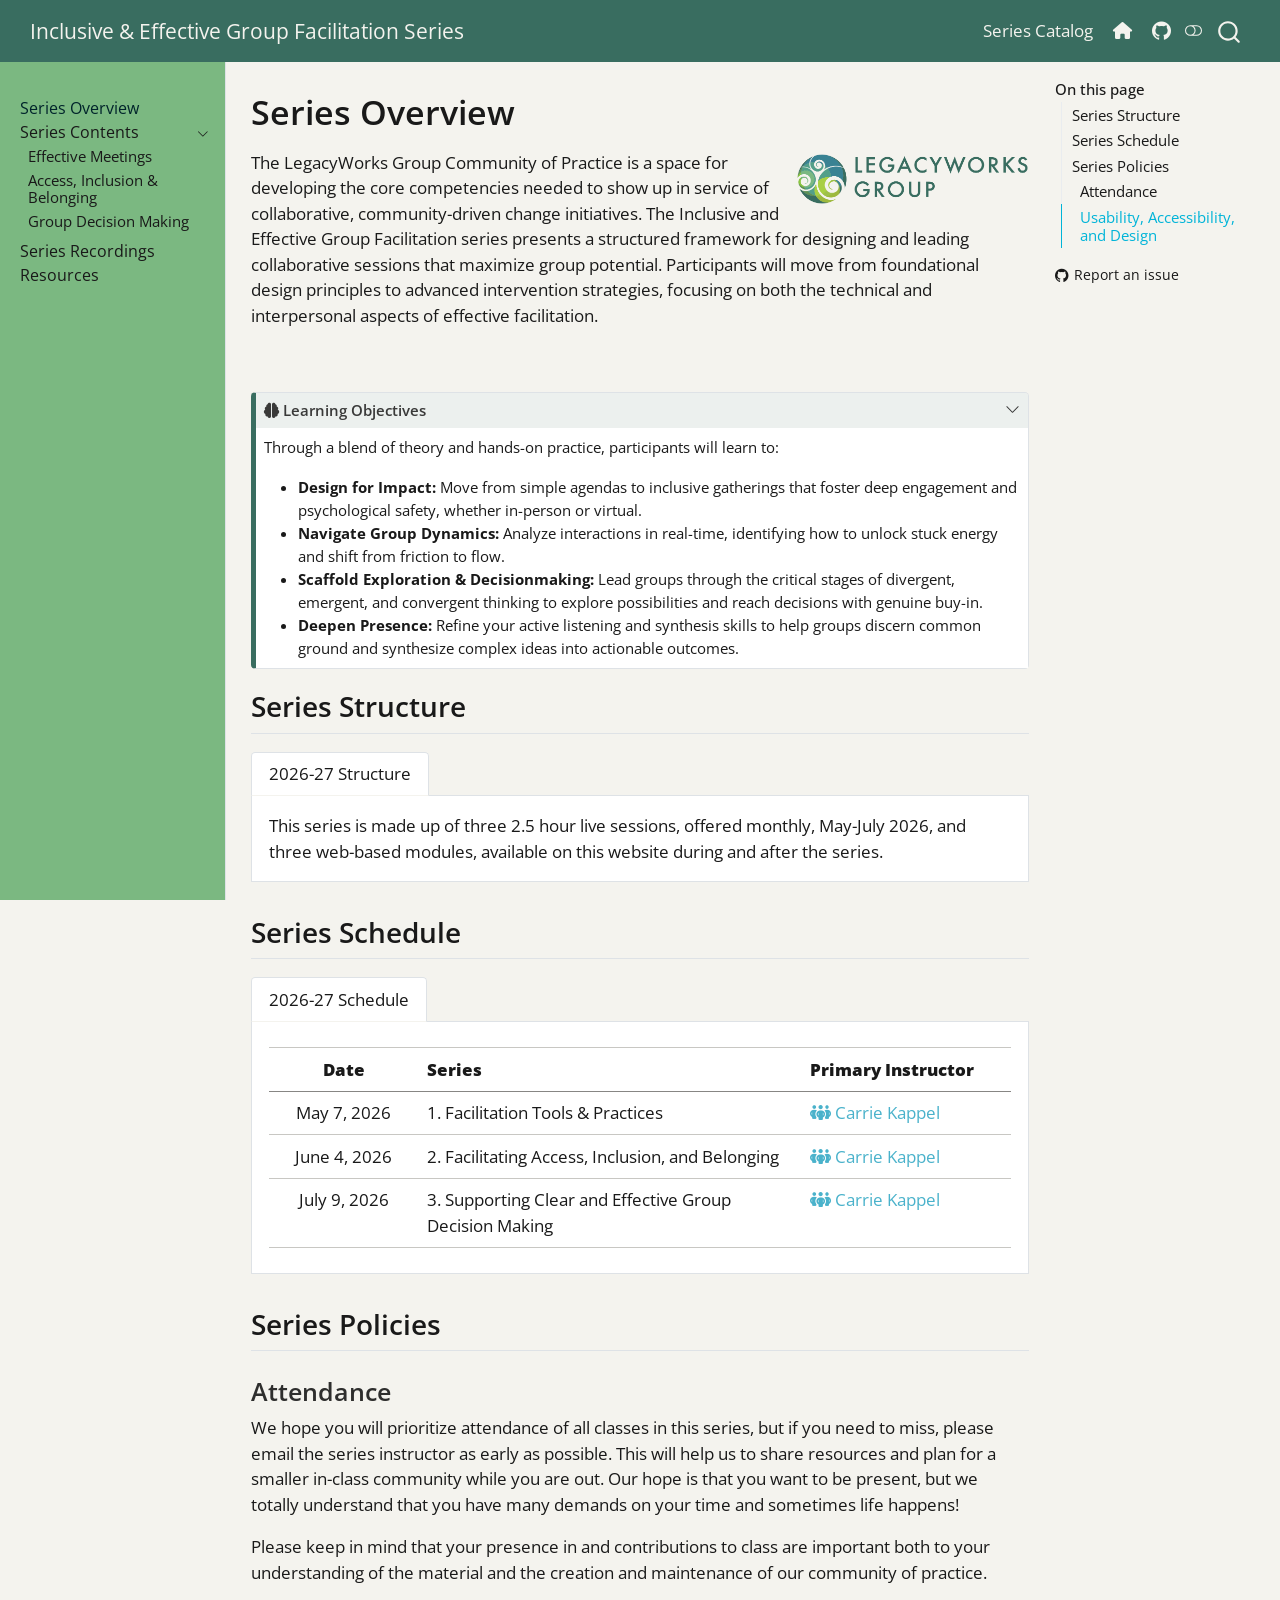
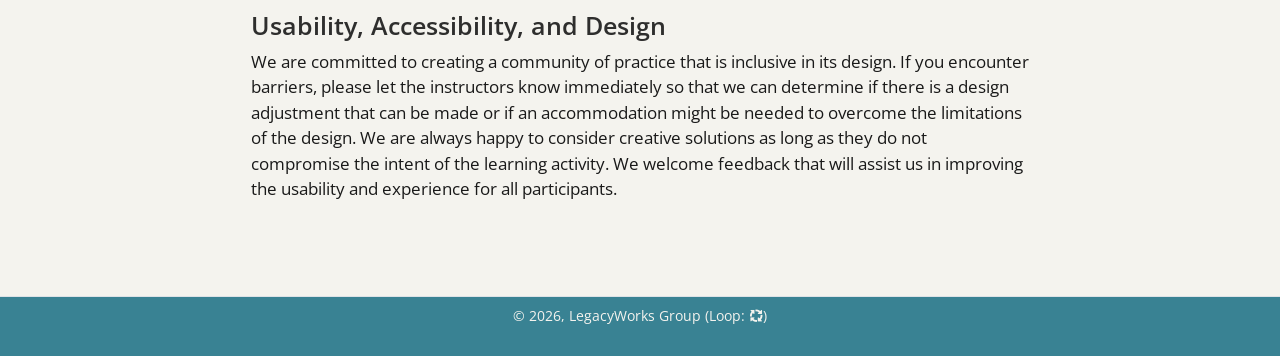
<file: index.html>
<!DOCTYPE html>
<html xmlns="http://www.w3.org/1999/xhtml" lang="en" xml:lang="en"><head>

<meta charset="utf-8">
<meta name="generator" content="quarto-1.11.9">

<meta name="viewport" content="width=device-width, initial-scale=1.0, user-scalable=yes">


<title>Series Overview – Inclusive &amp; Effective Group Facilitation Series</title>
<style>
/* Default styles provided by pandoc.
** See https://pandoc.org/MANUAL.html#variables-for-html for config info.
*/
span.smallcaps{font-variant: small-caps;}
div.columns{display: flex; gap: 1.5em;}
div.column{flex: auto;}
@media screen {
div.columns{gap: min(4vw, 1.5em);}
div.column{overflow-x: auto;}
}
div.hanging-indent{margin-left: 1.5em; text-indent: -1.5em;}
ul.task-list{list-style: none;}
ul.task-list li input[type="checkbox"] {
  width: 0.8em;
  margin: 0 0.8em 0.2em -1em; /* quarto-specific, see https://github.com/quarto-dev/quarto-cli/issues/4556 */ 
  vertical-align: middle;
}
</style>


<script src="site_libs/quarto-nav/quarto-nav.js"></script>
<script src="site_libs/quarto-nav/headroom.min.js"></script>
<script src="site_libs/clipboard/clipboard.min.js"></script>
<script src="site_libs/quarto-search/autocomplete.umd.js"></script>
<script src="site_libs/quarto-search/fuse.min.js"></script>
<script src="site_libs/quarto-search/quarto-search.js"></script>
<meta name="quarto:offset" content="./">
<link href="./content/images/logo_lwg-circle.png" rel="icon" type="image/png">
<script src="site_libs/quarto-html/quarto.js" type="module"></script>
<script src="site_libs/quarto-html/tabsets/tabsets.js" type="module"></script>
<script src="site_libs/quarto-html/scrollable-regions/scrollable-regions.js" type="module"></script>
<script src="site_libs/quarto-html/popper.min.js"></script>
<script src="site_libs/quarto-html/tippy.umd.min.js"></script>
<script src="site_libs/quarto-html/anchor.min.js"></script>
<link href="site_libs/quarto-html/tippy.css" rel="stylesheet">
<link href="site_libs/quarto-html/quarto-syntax-highlighting-63b5708e65d6cd79cd7618c58d0c21e7.css" rel="stylesheet" class="quarto-color-scheme" id="quarto-text-highlighting-styles">
<link href="site_libs/quarto-html/quarto-syntax-highlighting-dark-447e42e69aaa9833c0ba1b986f430b20.css" rel="stylesheet" class="quarto-color-scheme quarto-color-alternate" id="quarto-text-highlighting-styles">
<link href="site_libs/quarto-html/quarto-syntax-highlighting-63b5708e65d6cd79cd7618c58d0c21e7.css" rel="stylesheet" class="quarto-color-scheme-extra" id="quarto-text-highlighting-styles">
<script src="site_libs/bootstrap/bootstrap.min.js"></script>
<link href="site_libs/bootstrap/bootstrap-icons.css" rel="stylesheet">
<link href="site_libs/bootstrap/bootstrap-e98da9be81661ecb6ac984ca3b5b6dd8.min.css" rel="stylesheet" append-hash="true" class="quarto-color-scheme" id="quarto-bootstrap" data-mode="light">
<link href="site_libs/bootstrap/bootstrap-dark-90762f6b8fdf0c4e20819e556e25b376.min.css" rel="stylesheet" append-hash="true" class="quarto-color-scheme quarto-color-alternate" id="quarto-bootstrap" data-mode="dark">
<link href="site_libs/bootstrap/bootstrap-e98da9be81661ecb6ac984ca3b5b6dd8.min.css" rel="stylesheet" append-hash="true" class="quarto-color-scheme-extra" id="quarto-bootstrap" data-mode="light">
<link href="site_libs/quarto-contrib/fontawesome6-6.7.2/all.min.css" rel="stylesheet">
<link href="site_libs/quarto-contrib/fontawesome6-6.7.2/latex-fontsize.css" rel="stylesheet">
<script id="quarto-search-options" type="application/json">{
  "location": "navbar",
  "copy-button": false,
  "collapse-after": 3,
  "panel-placement": "end",
  "type": "overlay",
  "limit": 50,
  "keyboard-shortcut": [
    "f",
    "/",
    "s"
  ],
  "show-item-context": false,
  "language": {
    "search-no-results-text": "No results",
    "search-matching-documents-text": "matching documents",
    "search-copy-link-title": "Copy link to search",
    "search-hide-matches-text": "Hide additional matches",
    "search-more-match-text": "more match in this document",
    "search-more-matches-text": "more matches in this document",
    "search-clear-button-title": "Clear",
    "search-text-placeholder": "",
    "search-detached-cancel-button-title": "Cancel",
    "search-submit-button-title": "Submit",
    "search-label": "Search"
  }
}</script>


</head>

<body class="nav-sidebar docked nav-fixed quarto-light"><a id="quarto-skip-link" class="visually-hidden-focusable" href="#quarto-document-content">Skip to main content</a><script id="quarto-html-before-body" type="application/javascript">
    const toggleBodyColorMode = (bsSheetEl) => {
      const mode = bsSheetEl.getAttribute("data-mode");
      const bodyEl = window.document.querySelector("body");
      if (mode === "dark") {
        bodyEl.classList.add("quarto-dark");
        bodyEl.classList.remove("quarto-light");
      } else {
        bodyEl.classList.add("quarto-light");
        bodyEl.classList.remove("quarto-dark");
      }
    }
    const toggleBodyColorPrimary = () => {
      const bsSheetEl = window.document.querySelector("link#quarto-bootstrap:not([rel=disabled-stylesheet])");
      if (bsSheetEl) {
        toggleBodyColorMode(bsSheetEl);
      }
    }
    const setColorSchemeToggle = (alternate) => {
      const toggles = window.document.querySelectorAll('.quarto-color-scheme-toggle');
      for (let i=0; i < toggles.length; i++) {
        const toggle = toggles[i];
        if (toggle) {
          toggle.setAttribute("aria-checked", alternate ? "true" : "false");
          if (alternate) {
            toggle.classList.add("alternate");
          } else {
            toggle.classList.remove("alternate");
          }
        }
      }
    };
    const toggleColorMode = (alternate) => {
      // Switch the stylesheets
      const primaryStylesheets = window.document.querySelectorAll('link.quarto-color-scheme:not(.quarto-color-alternate)');
      const alternateStylesheets = window.document.querySelectorAll('link.quarto-color-scheme.quarto-color-alternate');
      manageTransitions('#quarto-margin-sidebar .nav-link', false);
      if (alternate) {
        // note: dark is layered on light, we don't disable primary!
        enableStylesheet(alternateStylesheets);
        for (const sheetNode of alternateStylesheets) {
          if (sheetNode.id === "quarto-bootstrap") {
            toggleBodyColorMode(sheetNode);
          }
        }
      } else {
        disableStylesheet(alternateStylesheets);
        enableStylesheet(primaryStylesheets)
        toggleBodyColorPrimary();
      }
      manageTransitions('#quarto-margin-sidebar .nav-link', true);
      // Switch the toggles
      setColorSchemeToggle(alternate)
    }
    // Hack to workaround the fact that safari doesn't
    // properly recolor the scrollbar when toggling (#1455).
    // Not run on load: stylesheets are set before first paint there, and
    // scrolling would undo the scroll to a URL fragment (#14973).
    // The one pixel nudge keeps the reader where they were.
    const refreshSafariScrollbar = () => {
      if (navigator.userAgent.indexOf('Safari') > 0 && navigator.userAgent.indexOf('Chrome') == -1) {
        manageTransitions("body", false);
        const scrollY = window.scrollY;
        window.scrollTo(0, scrollY > 0 ? scrollY - 1 : 1);
        setTimeout(() => {
          window.scrollTo(0, scrollY);
          manageTransitions("body", true);
        }, 40);
      }
    }
    const disableStylesheet = (stylesheets) => {
      for (let i=0; i < stylesheets.length; i++) {
        const stylesheet = stylesheets[i];
        stylesheet.rel = 'disabled-stylesheet';
      }
    }
    const enableStylesheet = (stylesheets) => {
      for (let i=0; i < stylesheets.length; i++) {
        const stylesheet = stylesheets[i];
        if(stylesheet.rel !== 'stylesheet') { // for Chrome, which will still FOUC without this check
          stylesheet.rel = 'stylesheet';
        }
      }
    }
    const manageTransitions = (selector, allowTransitions) => {
      const els = window.document.querySelectorAll(selector);
      for (let i=0; i < els.length; i++) {
        const el = els[i];
        if (allowTransitions) {
          el.classList.remove('notransition');
        } else {
          el.classList.add('notransition');
        }
      }
    }
    const isFileUrl = () => {
      return window.location.protocol === 'file:';
    }
    const hasAlternateSentinel = () => {
      let styleSentinel = getColorSchemeSentinel();
      if (styleSentinel !== null) {
        return styleSentinel === "alternate";
      } else {
        return false;
      }
    }
    const setStyleSentinel = (alternate) => {
      const value = alternate ? "alternate" : "default";
      if (!isFileUrl()) {
        window.localStorage.setItem("quarto-color-scheme", value);
      } else {
        localAlternateSentinel = value;
      }
    }
    const getColorSchemeSentinel = () => {
      if (!isFileUrl()) {
        const storageValue = window.localStorage.getItem("quarto-color-scheme");
        return storageValue != null ? storageValue : localAlternateSentinel;
      } else {
        return localAlternateSentinel;
      }
    }
    const toggleGiscusIfUsed = (isAlternate, darkModeDefault) => {
      const baseTheme = document.querySelector('#giscus-base-theme')?.value ?? 'light';
      const alternateTheme = document.querySelector('#giscus-alt-theme')?.value ?? 'dark';
      let newTheme = '';
      if(authorPrefersDark) {
        newTheme = isAlternate ? baseTheme : alternateTheme;
      } else {
        newTheme = isAlternate ? alternateTheme : baseTheme;
      }
      const changeGiscusTheme = () => {
        // From: https://github.com/giscus/giscus/issues/336
        const sendMessage = (message) => {
          const iframe = document.querySelector('iframe.giscus-frame');
          if (!iframe) return;
          iframe.contentWindow.postMessage({ giscus: message }, 'https://giscus.app');
        }
        sendMessage({
          setConfig: {
            theme: newTheme
          }
        });
      }
      const isGiscussLoaded = window.document.querySelector('iframe.giscus-frame') !== null;
      if (isGiscussLoaded) {
        changeGiscusTheme();
      }
    };
    const authorPrefersDark = false;
    const darkModeDefault = authorPrefersDark;
      document.querySelector('link#quarto-text-highlighting-styles.quarto-color-scheme-extra').rel = 'disabled-stylesheet';
      document.querySelector('link#quarto-bootstrap.quarto-color-scheme-extra').rel = 'disabled-stylesheet';
    let localAlternateSentinel = darkModeDefault ? 'alternate' : 'default';
    // Dark / light mode switch
    window.quartoToggleColorScheme = () => {
      // Read the current dark / light value
      let toAlternate = !hasAlternateSentinel();
      toggleColorMode(toAlternate);
      refreshSafariScrollbar();
      setStyleSentinel(toAlternate);
      toggleGiscusIfUsed(toAlternate, darkModeDefault);
      window.dispatchEvent(new Event('resize'));
    };
    // Switch to dark mode if need be
    if (hasAlternateSentinel()) {
      toggleColorMode(true);
    } else {
      toggleColorMode(false);
    }
  </script>

<div id="quarto-search-results"></div>
  <header id="quarto-header" class="headroom fixed-top">
    <nav class="navbar navbar-expand-lg " data-bs-theme="dark" aria-label="Site">
      <div class="navbar-container container-fluid">
      <div class="navbar-brand-container mx-auto">
    <a class="navbar-brand" href="./index.html">
    <span class="navbar-title">Inclusive &amp; Effective Group Facilitation Series</span>
    </a>
  </div>
          <button class="navbar-toggler" type="button" data-bs-toggle="collapse" data-bs-target="#navbarCollapse" aria-controls="navbarCollapse" aria-expanded="false" aria-label="Toggle navigation" onclick="if (window.quartoToggleHeadroom) { window.quartoToggleHeadroom(); }">
  <span class="navbar-toggler-icon"></span>
</button>
          <div class="collapse navbar-collapse" id="navbarCollapse">
            <ul class="navbar-nav navbar-nav-scroll ms-auto">
  <li class="nav-item">
    <a class="nav-link" href="https://legacyworksgroup.github.io/learning-catalog/"> 
<span class="menu-text">Series Catalog</span></a>
  </li>  
  <li class="nav-item">
    <a class="nav-link" href="https://legacyworksgroup.com/"> 
<span class="menu-text"><i class="fa-solid fa-house" aria-label="house"></i></span></a>
  </li>  
  <li class="nav-item compact">
    <a class="nav-link" href="https://github.com/LegacyWorksGroup/inclusive-facilitation"> <i class="bi bi-github" role="img">
</i> 
<span class="menu-text"></span></a>
  </li>  
</ul>
          </div> <!-- /navcollapse -->
            <div class="quarto-navbar-tools">
  <button type="button" role="switch" aria-checked="false" class="quarto-color-scheme-toggle quarto-navigation-tool  px-1" onclick="window.quartoToggleColorScheme(); return false;" title="Toggle dark mode" aria-label="Toggle dark mode"><i class="bi"></i></button>
</div>
            <div id="quarto-search" class="" title="Search"></div>
      </div> <!-- /container-fluid -->
    </nav>
  <nav class="quarto-secondary-nav" aria-label="Toolbar">
    <div class="container-fluid d-flex">
      <button type="button" class="quarto-btn-toggle btn" data-bs-toggle="collapse" role="button" data-bs-target=".quarto-sidebar-collapse-item" aria-controls="quarto-sidebar" aria-expanded="false" aria-label="Toggle sidebar navigation" onclick="if (window.quartoToggleHeadroom) { window.quartoToggleHeadroom(); }">
        <i class="bi bi-layout-text-sidebar-reverse"></i>
      </button>
        <nav class="quarto-page-breadcrumbs" aria-label="Breadcrumbs"><ol class="breadcrumb"><li class="breadcrumb-item"><a href="./index.html">Series Overview</a></li></ol></nav>
        <a class="flex-grow-1" data-bs-toggle="collapse" data-bs-target=".quarto-sidebar-collapse-item" onclick="if (window.quartoToggleHeadroom) { window.quartoToggleHeadroom(); }">      
        </a>
    </div>
  </nav>
</header>
<!-- content -->
<div id="quarto-content" class="quarto-container page-columns page-rows-contents page-layout-article page-navbar">
<!-- sidebar -->
  <nav id="quarto-sidebar" class="sidebar collapse collapse-horizontal quarto-sidebar-collapse-item sidebar-navigation docked overflow-auto" aria-label="Section">
    <div class="sidebar-menu-container"> 
    <ul class="list-unstyled mt-1">
        <li class="sidebar-item">
  <div class="sidebar-item-container"> 
  <a href="./index.html" class="sidebar-item-text sidebar-link active">
 <span class="menu-text">Series Overview</span></a>
  </div>
</li>
        <li class="sidebar-item sidebar-item-section">
      <div class="sidebar-item-container"> 
            <button type="button" class="sidebar-item-text sidebar-item-toggle sidebar-link text-start" data-bs-toggle="collapse" data-bs-target="#quarto-sidebar-section-1" aria-controls="quarto-sidebar-section-1" aria-expanded="true">
 <span class="menu-text" id="quarto-sidebar-section-1-label">Series Contents</span><i class="bi bi-chevron-right" aria-hidden="true"></i></button>
      </div>
      <ul id="quarto-sidebar-section-1" aria-labelledby="quarto-sidebar-section-1-label" class="collapse list-unstyled sidebar-section depth1 show">  
          <li class="sidebar-item">
  <div class="sidebar-item-container"> 
  <a href="./content/meetings.html" class="sidebar-item-text sidebar-link">
 <span class="menu-text">Effective Meetings</span></a>
  </div>
</li>
          <li class="sidebar-item">
  <div class="sidebar-item-container"> 
  <a href="./content/belonging.html" class="sidebar-item-text sidebar-link">
 <span class="menu-text">Access, Inclusion &amp; Belonging</span></a>
  </div>
</li>
          <li class="sidebar-item">
  <div class="sidebar-item-container"> 
  <a href="./content/decision-making.html" class="sidebar-item-text sidebar-link">
 <span class="menu-text">Group Decision Making</span></a>
  </div>
</li>
      </ul>
  </li>
        <li class="sidebar-item">
  <div class="sidebar-item-container"> 
  <a href="./recordings.html" class="sidebar-item-text sidebar-link">
 <span class="menu-text">Series Recordings</span></a>
  </div>
</li>
        <li class="sidebar-item">
  <div class="sidebar-item-container"> 
  <a href="./resources.html" class="sidebar-item-text sidebar-link">
 <span class="menu-text">Resources</span></a>
  </div>
</li>
    </ul>
    </div>
</nav>
<div id="quarto-sidebar-glass" class="quarto-sidebar-collapse-item" data-bs-toggle="collapse" data-bs-target=".quarto-sidebar-collapse-item"></div>
<!-- margin-sidebar -->
    <div id="quarto-margin-sidebar" class="sidebar margin-sidebar">
        <nav id="TOC" role="doc-toc" aria-labelledby="toc-title" class="toc-active">
    <h2 id="toc-title">On this page</h2>
   
  <ul>
  <li><a href="#series-structure" id="toc-series-structure" class="nav-link active" data-scroll-target="#series-structure">Series Structure</a></li>
  <li><a href="#series-schedule" id="toc-series-schedule" class="nav-link" data-scroll-target="#series-schedule">Series Schedule</a></li>
  <li><a href="#series-policies" id="toc-series-policies" class="nav-link" data-scroll-target="#series-policies">Series Policies</a>
  <ul class="collapse">
  <li><a href="#attendance" id="toc-attendance" class="nav-link" data-scroll-target="#attendance">Attendance</a></li>
  <li><a href="#usability-accessibility-and-design" id="toc-usability-accessibility-and-design" class="nav-link" data-scroll-target="#usability-accessibility-and-design">Usability, Accessibility, and Design</a></li>
  </ul></li>
  </ul>
<div class="toc-actions"><ul><li><a href="https://github.com/LegacyWorksGroup/inclusive-facilitation/issues/new" class="toc-action"><i class="bi bi-github"></i>Report an issue</a></li></ul></div></nav>
    </div>
<!-- main -->
<main class="content" id="quarto-document-content" tabindex="-1">


<header id="title-block-header" class="quarto-title-block default">
<div class="quarto-title">
<h1 class="title">Series Overview</h1>
</div>



<div class="quarto-title-meta">

    
  
    
  </div>
  


</header>


<meta name="robots" content="noindex, nofollow">
<p><img src="content/images/logo_lwg-long.png" alt="Logo for LegacyWorks Group" width="30%" align="right"></p>
<p>The LegacyWorks Group Community of Practice is a space for developing the core competencies needed to show up in service of collaborative, community-driven change initiatives. The Inclusive and Effective Group Facilitation series presents a structured framework for designing and leading collaborative sessions that maximize group potential. Participants will move from foundational design principles to advanced intervention strategies, focusing on both the technical and interpersonal aspects of effective facilitation.</p>
<p><br></p>
<div class="callout callout-style-default callout-tip no-icon callout-titled">
<div class="callout-header d-flex align-content-center" data-bs-toggle="collapse" data-bs-target=".callout-1-contents" aria-controls="callout-1" aria-expanded="true" aria-label="Toggle callout">
<div class="callout-icon-container">
<i class="callout-icon no-icon"></i>
</div>
<div class="callout-title-container flex-fill">
<span class="screen-reader-only">Tip</span><i class="fa-solid fa-brain" aria-label="brain"></i> Learning Objectives
</div>
<div class="callout-btn-toggle d-inline-block border-0 py-1 ps-1 pe-0 float-end"><i class="callout-toggle"></i></div>
</div>
<div id="callout-1" class="callout-1-contents callout-collapse collapse show">
<div class="callout-body-container callout-body">
<p>Through a blend of theory and hands-on practice, participants will learn to:</p>
<ul>
<li><strong>Design for Impact:</strong> Move from simple agendas to inclusive gatherings that foster deep engagement and psychological safety, whether in-person or virtual.</li>
<li><strong>Navigate Group Dynamics:</strong> Analyze interactions in real-time, identifying how to unlock stuck energy and shift from friction to flow.</li>
<li><strong>Scaffold Exploration &amp; Decisionmaking:</strong> Lead groups through the critical stages of divergent, emergent, and convergent thinking to explore possibilities and reach decisions with genuine buy-in.</li>
<li><strong>Deepen Presence:</strong> Refine your active listening and synthesis skills to help groups discern common ground and synthesize complex ideas into actionable outcomes.</li>
</ul>
</div>
</div>
</div>
<section id="series-structure" class="level2">
<h2 class="anchored" data-anchor-id="series-structure">Series Structure</h2>
<div class="tabset-margin-container"></div><div class="panel-tabset">
<ul class="nav nav-tabs" role="tablist"><li class="nav-item" role="presentation"><a class="nav-link active" id="tabset-1-1-tab" data-bs-toggle="tab" data-bs-target="#tabset-1-1" role="tab" aria-controls="tabset-1-1" aria-selected="true" href="">2026-27 Structure</a></li></ul>
<div class="tab-content">
<div id="tabset-1-1" class="tab-pane active" role="tabpanel" aria-labelledby="tabset-1-1-tab">
<p>This series is made up of three 2.5 hour live sessions, offered monthly, May-July 2026, and three web-based modules, available on this website during and after the series.</p>
</div>
</div>
</div>
</section>
<section id="series-schedule" class="level2">
<h2 class="anchored" data-anchor-id="series-schedule">Series Schedule</h2>
<div class="tabset-margin-container"></div><div class="panel-tabset">
<ul class="nav nav-tabs" role="tablist"><li class="nav-item" role="presentation"><a class="nav-link active" id="tabset-2-1-tab" data-bs-toggle="tab" data-bs-target="#tabset-2-1" role="tab" aria-controls="tabset-2-1" aria-selected="true" href="">2026-27 Schedule</a></li></ul>
<div class="tab-content">
<div id="tabset-2-1" class="tab-pane active" role="tabpanel" aria-labelledby="tabset-2-1-tab">
<table class="caption-top table">
<colgroup>
<col style="width: 20%">
<col style="width: 51%">
<col style="width: 28%">
</colgroup>
<thead>
<tr class="header">
<th style="text-align: center;"><strong>Date</strong></th>
<th style="text-align: left;"><strong>Series</strong></th>
<th style="text-align: left;"><strong>Primary Instructor</strong></th>
</tr>
</thead>
<tbody>
<tr class="odd">
<td style="text-align: center;">May 7, 2026</td>
<td style="text-align: left;">1. Facilitation Tools &amp; Practices</td>
<td style="text-align: left;"><span style="color:#4AB2CB"><i class="fa-solid fa-people-group" aria-label="people-group"></i> Carrie Kappel </span></td>
</tr>
<tr class="even">
<td style="text-align: center;">June 4, 2026</td>
<td style="text-align: left;">2. Facilitating Access, Inclusion, and Belonging</td>
<td style="text-align: left;"><span style="color:#4AB2CB"><i class="fa-solid fa-people-group" aria-label="people-group"></i> Carrie Kappel </span></td>
</tr>
<tr class="odd">
<td style="text-align: center;">July 9, 2026</td>
<td style="text-align: left;">3. Supporting Clear and Effective Group Decision Making</td>
<td style="text-align: left;"><span style="color:#4AB2CB"><i class="fa-solid fa-people-group" aria-label="people-group"></i> Carrie Kappel </span></td>
</tr>
</tbody>
</table>
</div>
</div>
</div>
</section>
<section id="series-policies" class="level2">
<h2 class="anchored" data-anchor-id="series-policies">Series Policies</h2>
<section id="attendance" class="level3">
<h3 class="anchored" data-anchor-id="attendance">Attendance</h3>
<p>We hope you will prioritize attendance of all classes in this series, but if you need to miss, please email the series instructor as early as possible. This will help us to share resources and plan for a smaller in-class community while you are out. Our hope is that you want to be present, but we totally understand that you have many demands on your time and sometimes life happens!</p>
<p>Please keep in mind that your presence in and contributions to class are important both to your understanding of the material and the creation and maintenance of our community of practice.</p>
</section>
<section id="usability-accessibility-and-design" class="level3">
<h3 class="anchored" data-anchor-id="usability-accessibility-and-design">Usability, Accessibility, and Design</h3>
<p>We are committed to creating a community of practice that is inclusive in its design. If you encounter barriers, please let the instructors know immediately so that we can determine if there is a design adjustment that can be made or if an accommodation might be needed to overcome the limitations of the design. We are always happy to consider creative solutions as long as they do not compromise the intent of the learning activity. We welcome feedback that will assist us in improving the usability and experience for all participants.</p>


</section>
</section>

</main> <!-- /main -->
<script id="quarto-html-after-body" type="application/javascript">
  window.document.addEventListener("DOMContentLoaded", function (event) {
    // Ensure there is a toggle, if there isn't float one in the top right
    if (window.document.querySelector('.quarto-color-scheme-toggle') === null) {
      const toggle = window.document.createElement('button');
      toggle.type = "button";
      toggle.setAttribute("role", "switch");
      toggle.setAttribute("aria-checked", "false");
      toggle.classList.add('top-right');
      toggle.classList.add('quarto-color-scheme-toggle');
      toggle.setAttribute("aria-label", "Toggle dark mode");
      toggle.onclick = function() { try { window.quartoToggleColorScheme(); } catch {} return false; };
      const i = window.document.createElement("i");
      i.classList.add('bi');
      toggle.appendChild(i);
      // Put the toggle in a landmark of its own, so that landmark navigation
      // can reach it.
      //
      // The container is always a fresh direct child of body, and the toggle is
      // never moved into page furniture that the theme or the author controls.
      // The toggle is positioned against the page, so any ancestor that
      // establishes a containing block captures it: a positioned element or a
      // grid for position: absolute, and transform, filter, will-change or
      // contain for position: fixed. A direct child of body has none of these
      // to inherit, and the shift when one appears is silent and visual.
      //
      // ARIA says a document should have at most one banner, and axe reports a
      // duplicate whether or not the banners carry distinct labels. So use a
      // header when the page has no banner yet, and a named region otherwise.
      //
      // A header is a banner wherever it sits, unless it is inside sectioning
      // content, so this cannot just look at the children of body: a custom
      // page layout wraps the title block header in a plain div. An explicit
      // role="banner" always counts.
      const sectioning = 'article, aside, main, nav, section, [role="article"], [role="complementary"], [role="main"], [role="navigation"], [role="region"]';
      const hasBanner = Array.from(
        window.document.querySelectorAll('header:not([role]), [role="banner"]')
      ).some(function(el) {
        return el.hasAttribute("role") || el.closest(sectioning) === null;
      });
      const container = window.document.createElement(hasBanner ? "div" : "header");
      if (hasBanner) {
        container.setAttribute("role", "region");
        container.setAttribute("aria-label", "Toggle dark mode");
      }
      container.classList.add('quarto-color-scheme-toggle-container');
      container.appendChild(toggle);
      window.document.body.appendChild(container);
    }
    setColorSchemeToggle(hasAlternateSentinel())
    const icon = "";
    const anchorJS = new window.AnchorJS();
    anchorJS.options = {
      placement: 'right',
      icon: icon
    };
    anchorJS.add('.anchored');
    const isCodeAnnotation = (el) => {
      for (const clz of el.classList) {
        if (clz.startsWith('code-annotation-')) {                     
          return true;
        }
      }
      return false;
    }
    const onCopySuccess = function(e) {
      // button target
      const button = e.trigger;
      // don't keep focus
      button.blur();
      // flash "checked"
      button.classList.add('code-copy-button-checked');
      var currentTitle = button.getAttribute("title");
      button.setAttribute("title", "Copied!");
      let tooltip;
      if (window.bootstrap) {
        button.setAttribute("data-bs-toggle", "tooltip");
        button.setAttribute("data-bs-placement", "left");
        button.setAttribute("data-bs-title", "Copied!");
        tooltip = new bootstrap.Tooltip(button, 
          { trigger: "manual", 
            customClass: "code-copy-button-tooltip",
            offset: [0, -8]});
        tooltip.show();    
      }
      setTimeout(function() {
        if (tooltip) {
          tooltip.hide();
          button.removeAttribute("data-bs-title");
          button.removeAttribute("data-bs-toggle");
          button.removeAttribute("data-bs-placement");
        }
        button.setAttribute("title", currentTitle);
        button.classList.remove('code-copy-button-checked');
      }, 1000);
      // clear code selection
      e.clearSelection();
    }
    const getTextToCopy = function(trigger) {
      const outerScaffold = trigger.parentElement.cloneNode(true);
      const codeEl = outerScaffold.querySelector('code');
      for (const childEl of codeEl.children) {
        if (isCodeAnnotation(childEl)) {
          childEl.remove();
        }
      }
      return codeEl.innerText;
    }
    const clipboard = new window.ClipboardJS('.code-copy-button:not([data-in-quarto-modal])', {
      text: getTextToCopy
    });
    clipboard.on('success', onCopySuccess);
    if (window.document.getElementById('quarto-embedded-source-code-modal')) {
      const clipboardModal = new window.ClipboardJS('.code-copy-button[data-in-quarto-modal]', {
        text: getTextToCopy,
        container: window.document.getElementById('quarto-embedded-source-code-modal')
      });
      clipboardModal.on('success', onCopySuccess);
    }
      var localhostRegex = new RegExp(/^(?:http|https):\/\/localhost\:?[0-9]*\//);
      var mailtoRegex = new RegExp(/^mailto:/);
        var filterRegex = new RegExp("https:\/\/LegacyWorksGroup\.github\.io\/inclusive-facilitation\/");
      const newWindowLabel = "(opens in a new tab)";
      const newWindowNoteId = "quarto-ext-newwindow-label";
      // Links reference one hidden label through aria-describedby, so the
      // announcement never changes their accessible name.
      var describeNewWindow = (link) => {
        if (!window.document.getElementById(newWindowNoteId)) {
          var newWindowNote = window.document.createElement("span");
          newWindowNote.id = newWindowNoteId;
          newWindowNote.hidden = true;
          newWindowNote.textContent = newWindowLabel;
          window.document.body.appendChild(newWindowNote);
        }
        var describedBy = (link.getAttribute("aria-describedby") || "").split(/\s+/).filter(Boolean);
        if (!describedBy.includes(newWindowNoteId)) {
          describedBy.push(newWindowNoteId);
          link.setAttribute("aria-describedby", describedBy.join(" "));
        }
      }
      var isInternal = (href) => {
          return filterRegex.test(href) || localhostRegex.test(href) || mailtoRegex.test(href);
      }
      // Inspect non-navigation links and adorn them if external
      window.quartoDecorateExternalLinks = function (root) {
     var links = (root || window.document).querySelectorAll('a[href]:not(.nav-link):not(.navbar-brand):not(.toc-action):not(.sidebar-link):not(.sidebar-item-toggle):not(.pagination-link):not(.no-external):not([aria-hidden]):not(.dropdown-item):not(.quarto-navigation-tool):not(.about-link)');
      for (var i=0; i<links.length; i++) {
        const link = links[i];
        if (!isInternal(link.href)) {
          // undo the damage that might have been done by quarto-nav.js in the case of
          // links that we want to consider external
          if (link.dataset.originalHref !== undefined) {
            link.href = link.dataset.originalHref;
          }
            // target, if specified
            link.setAttribute("target", "_blank");
            if (link.getAttribute("rel") === null) {
              link.setAttribute("rel", "noopener");
            }
            describeNewWindow(link);
          if (!link.classList.contains('no-external-icon')) {
          }
        }
      }
      };
      window.quartoDecorateExternalLinks(window.document);
    // Esc closes the popup (WCAG 1.4.13) and focus leaving both trigger and
    // popup closes it (WCAG 2.4.11); tippy handles neither for interactive popups.
    const hideOnEscAndFocusOut = {
      name: 'hideOnEscAndFocusOut',
      defaultValue: true,
      fn(instance) {
        const dismiss = () => {
          // A show scheduled by the trigger delay would otherwise reopen it
          instance.clearDelayTimeouts();
          instance.hide();
        };
        const onKeyDown = (event) => {
          if (event.key !== 'Escape') {
            return;
          }
          // Keep Esc from also reaching page handlers (e.g. reveal.js overview),
          // except an open reveal.js slide menu, which Esc should close too.
          // The menu handles keys only when its keyboard option is on.
          const menuHandlesEsc = window.Reveal?.getPlugin?.('menu')?.isOpen() &&
            window.Reveal.getConfig().menu?.keyboard !== false;
          if (!menuHandlesEsc) {
            event.stopPropagation();
          }
          if (instance.popper.contains(window.document.activeElement)) {
            // Disabled while refocusing so the focus trigger does not reopen it
            instance.disable();
            instance.reference.focus();
            instance.enable();
          }
          dismiss();
        };
        const onFocusOut = (event) => {
          const target = event.relatedTarget;
          if (target && !instance.reference.contains(target) &&
              !instance.popper.contains(target)) {
            dismiss();
          }
        };
        // On the trigger too: a click trigger (code-annotations: select) has no
        // blur handling. Attached for the instance's lifetime so leaving the
        // trigger also cancels a show still pending on the trigger delay.
        instance.reference.addEventListener('focusout', onFocusOut);
        return {
          onShow() {
            window.document.addEventListener('keydown', onKeyDown, true);
            instance.popper.addEventListener('focusout', onFocusOut);
          },
          onHide() {
            window.document.removeEventListener('keydown', onKeyDown, true);
            instance.popper.removeEventListener('focusout', onFocusOut);
          },
          onDestroy() {
            instance.reference.removeEventListener('focusout', onFocusOut);
          },
        };
      },
    };
    function tippyHover(el, contentFn, onTriggerFn, onUntriggerFn) {
      const config = {
        allowHTML: true,
        maxWidth: 500,
        delay: 100,
        arrow: false,
        appendTo: function(el) {
            return el.parentElement;
        },
        interactive: true,
        interactiveBorder: 10,
        theme: 'quarto',
        placement: 'bottom-start',
        plugins: [hideOnEscAndFocusOut],
      };
      if (contentFn) {
        config.content = contentFn;
      }
      if (onTriggerFn) {
        config.onTrigger = onTriggerFn;
      }
      if (onUntriggerFn) {
        config.onUntrigger = onUntriggerFn;
      }
      window.tippy(el, config); 
    }
    const noterefs = window.document.querySelectorAll('a[role="doc-noteref"]');
    for (var i=0; i<noterefs.length; i++) {
      const ref = noterefs[i];
      tippyHover(ref, function() {
        // use id or data attribute instead here
        let href = ref.getAttribute('data-footnote-href') || ref.getAttribute('href');
        try { href = new URL(href).hash; } catch {}
        const id = href.replace(/^#\/?/, "");
        const note = window.document.getElementById(id);
        if (note) {
          return note.innerHTML;
        } else {
          return "";
        }
      });
    }
    const xrefs = window.document.querySelectorAll('a.quarto-xref');
    const processXRef = (id, note) => {
      // Strip column container classes
      const stripColumnClz = (el) => {
        el.classList.remove("page-full", "page-columns");
        if (el.children) {
          for (const child of el.children) {
            stripColumnClz(child);
          }
        }
      }
      stripColumnClz(note)
      if (id === null || id.startsWith('sec-')) {
        // Special case sections, only their first couple elements
        const container = document.createElement("div");
        if (note.children && note.children.length > 2) {
          container.appendChild(note.children[0].cloneNode(true));
          for (let i = 1; i < note.children.length; i++) {
            const child = note.children[i];
            if (child.tagName === "P" && child.innerText === "") {
              continue;
            } else {
              container.appendChild(child.cloneNode(true));
              break;
            }
          }
          if (window.Quarto?.typesetMath) {
            window.Quarto.typesetMath(container);
          }
          return container.innerHTML
        } else {
          if (window.Quarto?.typesetMath) {
            window.Quarto.typesetMath(note);
          }
          return note.innerHTML;
        }
      } else {
        // Remove any anchor links if they are present
        const anchorLink = note.querySelector('a.anchorjs-link');
        if (anchorLink) {
          anchorLink.remove();
        }
        if (window.Quarto?.typesetMath) {
          window.Quarto.typesetMath(note);
        }
        if (note.classList.contains("callout")) {
          return note.outerHTML;
        } else {
          return note.innerHTML;
        }
      }
    }
    for (var i=0; i<xrefs.length; i++) {
      const xref = xrefs[i];
      tippyHover(xref, undefined, function(instance) {
        instance.disable();
        let url = xref.getAttribute('href');
        let hash = undefined; 
        if (url.startsWith('#')) {
          hash = url;
        } else {
          try { hash = new URL(url).hash; } catch {}
        }
        if (hash) {
          const id = hash.replace(/^#\/?/, "");
          const note = window.document.getElementById(id);
          if (note !== null) {
            try {
              const html = processXRef(id, note.cloneNode(true));
              instance.setContent(html);
            } finally {
              instance.enable();
              instance.show();
            }
          } else {
            // See if we can fetch this
            fetch(url.split('#')[0])
            .then(res => res.text())
            .then(html => {
              const parser = new DOMParser();
              const htmlDoc = parser.parseFromString(html, "text/html");
              const note = htmlDoc.getElementById(id);
              if (note !== null) {
                const html = processXRef(id, note);
                instance.setContent(html);
              } 
            }).finally(() => {
              instance.enable();
              instance.show();
            });
          }
        } else {
          // See if we can fetch a full url (with no hash to target)
          // This is a special case and we should probably do some content thinning / targeting
          fetch(url)
          .then(res => res.text())
          .then(html => {
            const parser = new DOMParser();
            const htmlDoc = parser.parseFromString(html, "text/html");
            const note = htmlDoc.querySelector('main.content');
            if (note !== null) {
              // This should only happen for chapter cross references
              // (since there is no id in the URL)
              // remove the first header
              if (note.children.length > 0 && note.children[0].tagName === "HEADER") {
                note.children[0].remove();
              }
              const html = processXRef(null, note);
              instance.setContent(html);
            } 
          }).finally(() => {
            instance.enable();
            instance.show();
          });
        }
      }, function(instance) {
      });
    }
        let selectedAnnoteEl;
        const selectorForAnnotation = ( cell, annotation) => {
          let cellAttr = 'data-code-cell="' + cell + '"';
          let lineAttr = 'data-code-annotation="' +  annotation + '"';
          const selector = 'span[' + cellAttr + '][' + lineAttr + ']';
          return selector;
        }
        const selectCodeLines = (annoteEl) => {
          const doc = window.document;
          const targetCell = annoteEl.getAttribute("data-target-cell");
          const targetAnnotation = annoteEl.getAttribute("data-target-annotation");
          const annoteSpan = window.document.querySelector(selectorForAnnotation(targetCell, targetAnnotation));
          const lines = annoteSpan.getAttribute("data-code-lines").split(",");
          const lineIds = lines.map((line) => {
            return targetCell + "-" + line;
          })
          // Each band is positioned against its own containing block, which is
          // not the offsetParent of the lines, so place it from client rects.
          const placeBand = (band, firstEl, lastEl, codeBlock) => {
            const container = band.offsetParent;
            if (container === null) {
              return;
            }
            const containerRect = container.getBoundingClientRect();
            // Reveal.js scales slides with a transform, so convert client
            // pixels back to the CSS pixels of the container.
            const scale = containerRect.height / container.offsetHeight || 1;
            const firstRect = firstEl.getBoundingClientRect();
            const lastRect = lastEl.getBoundingClientRect();
            const top = (firstRect.top - containerRect.top) / scale - container.clientTop + container.scrollTop;
            const height = (lastRect.bottom - firstRect.top) / scale;
            band.style.top = top - 2 + "px";
            band.style.height = height + 4 + "px";
            if (codeBlock) {
              // Without the copy button wrapper, the containing block is wider
              // than the code block, so span the code block explicitly.
              const blockRect = codeBlock.getBoundingClientRect();
              band.style.left = (blockRect.left - containerRect.left) / scale - container.clientLeft + container.scrollLeft + "px";
              band.style.width = blockRect.width / scale + "px";
            }
          };
          if (lineIds.length > 0) {
            const el = window.document.getElementById(lineIds[0]);
            const lastEl = window.document.getElementById(lineIds[lineIds.length - 1]);
            const parent = el.parentElement.parentElement;
            // cook up a div (if necessary) and position it
            let div = window.document.getElementById("code-annotation-line-highlight");
            if (div === null) {
              div = window.document.createElement("div");
              div.setAttribute("id", "code-annotation-line-highlight");
              div.style.position = 'absolute';
              parent.appendChild(div);
            }
            placeBand(div, el, lastEl, parent.closest("div.sourceCode") || parent);
            let gutterDiv = window.document.getElementById("code-annotation-line-highlight-gutter");
            if (gutterDiv === null) {
              gutterDiv = window.document.createElement("div");
              gutterDiv.setAttribute("id", "code-annotation-line-highlight-gutter");
              gutterDiv.style.position = 'absolute';
              const codeCell = window.document.getElementById(targetCell);
              const gutter = codeCell.querySelector('.code-annotation-gutter');
              gutter.appendChild(gutterDiv);
            }
            placeBand(gutterDiv, el, lastEl);
            selectedAnnoteEl = annoteEl;
          }
        };
        const unselectCodeLines = () => {
          const elementsIds = ["code-annotation-line-highlight", "code-annotation-line-highlight-gutter"];
          elementsIds.forEach((elId) => {
            const div = window.document.getElementById(elId);
            if (div) {
              div.remove();
            }
          });
          selectedAnnoteEl = undefined;
        };
          // Handle positioning of the toggle
      window.addEventListener(
        "resize",
        throttle(() => {
          elRect = undefined;
          if (selectedAnnoteEl) {
            selectCodeLines(selectedAnnoteEl);
          }
        }, 10)
      );
      function throttle(fn, ms) {
      let throttle = false;
      let timer;
        return (...args) => {
          if(!throttle) { // first call gets through
              fn.apply(this, args);
              throttle = true;
          } else { // all the others get throttled
              if(timer) clearTimeout(timer); // cancel #2
              timer = setTimeout(() => {
                fn.apply(this, args);
                timer = throttle = false;
              }, ms);
          }
        };
      }
        // Attach click handler to the DT
        const annoteDls = window.document.querySelectorAll('dt[data-target-cell]');
        for (const annoteDlNode of annoteDls) {
          annoteDlNode.addEventListener('click', (event) => {
            const clickedEl = event.target;
            if (clickedEl !== selectedAnnoteEl) {
              unselectCodeLines();
              const activeEl = window.document.querySelector('dt[data-target-cell].code-annotation-active');
              if (activeEl) {
                activeEl.classList.remove('code-annotation-active');
              }
              selectCodeLines(clickedEl);
              clickedEl.classList.add('code-annotation-active');
            } else {
              // Unselect the line
              unselectCodeLines();
              clickedEl.classList.remove('code-annotation-active');
            }
          });
        }
    const findCites = (el) => {
      const parentEl = el.parentElement;
      if (parentEl) {
        const cites = parentEl.dataset.cites;
        if (cites) {
          return {
            el,
            cites: cites.split(' ')
          };
        } else {
          return findCites(el.parentElement)
        }
      } else {
        return undefined;
      }
    };
    var bibliorefs = window.document.querySelectorAll('a[role="doc-biblioref"]');
    for (var i=0; i<bibliorefs.length; i++) {
      const ref = bibliorefs[i];
      const citeInfo = findCites(ref);
      if (citeInfo) {
        tippyHover(citeInfo.el, function() {
          var popup = window.document.createElement('div');
          citeInfo.cites.forEach(function(cite) {
            var citeDiv = window.document.createElement('div');
            citeDiv.classList.add('hanging-indent');
            citeDiv.classList.add('csl-entry');
            var biblioDiv = window.document.getElementById('ref-' + cite);
            if (biblioDiv) {
              citeDiv.innerHTML = biblioDiv.innerHTML;
            }
            popup.appendChild(citeDiv);
          });
          return popup.innerHTML;
        });
      }
    }
  });
  </script>
  <script type="application/javascript">
  window.quartoScrollableRegionsLabels = {"code":"Scrollable code","output":"Scrollable output"};
  </script>
</div> <!-- /content -->
<footer class="footer">
  <div class="nav-footer">
    <div class="nav-footer-left">
      &nbsp;
    </div>   
    <div class="nav-footer-center">
<p>© 2026, LegacyWorks Group (Loop: <a href="https://sites.google.com/legacyworksgroup.com/legacy-loop/legacyloop"><i class="fa-solid fa-arrows-spin" aria-label="arrows-spin"></i></a>)</p>
<div class="toc-actions d-sm-block d-md-none"><ul><li><a href="https://github.com/LegacyWorksGroup/inclusive-facilitation/issues/new" class="toc-action"><i class="bi bi-github"></i>Report an issue</a></li></ul></div></div>
    <div class="nav-footer-right">
      &nbsp;
    </div>
  </div>
</footer>




</body></html>
</file>
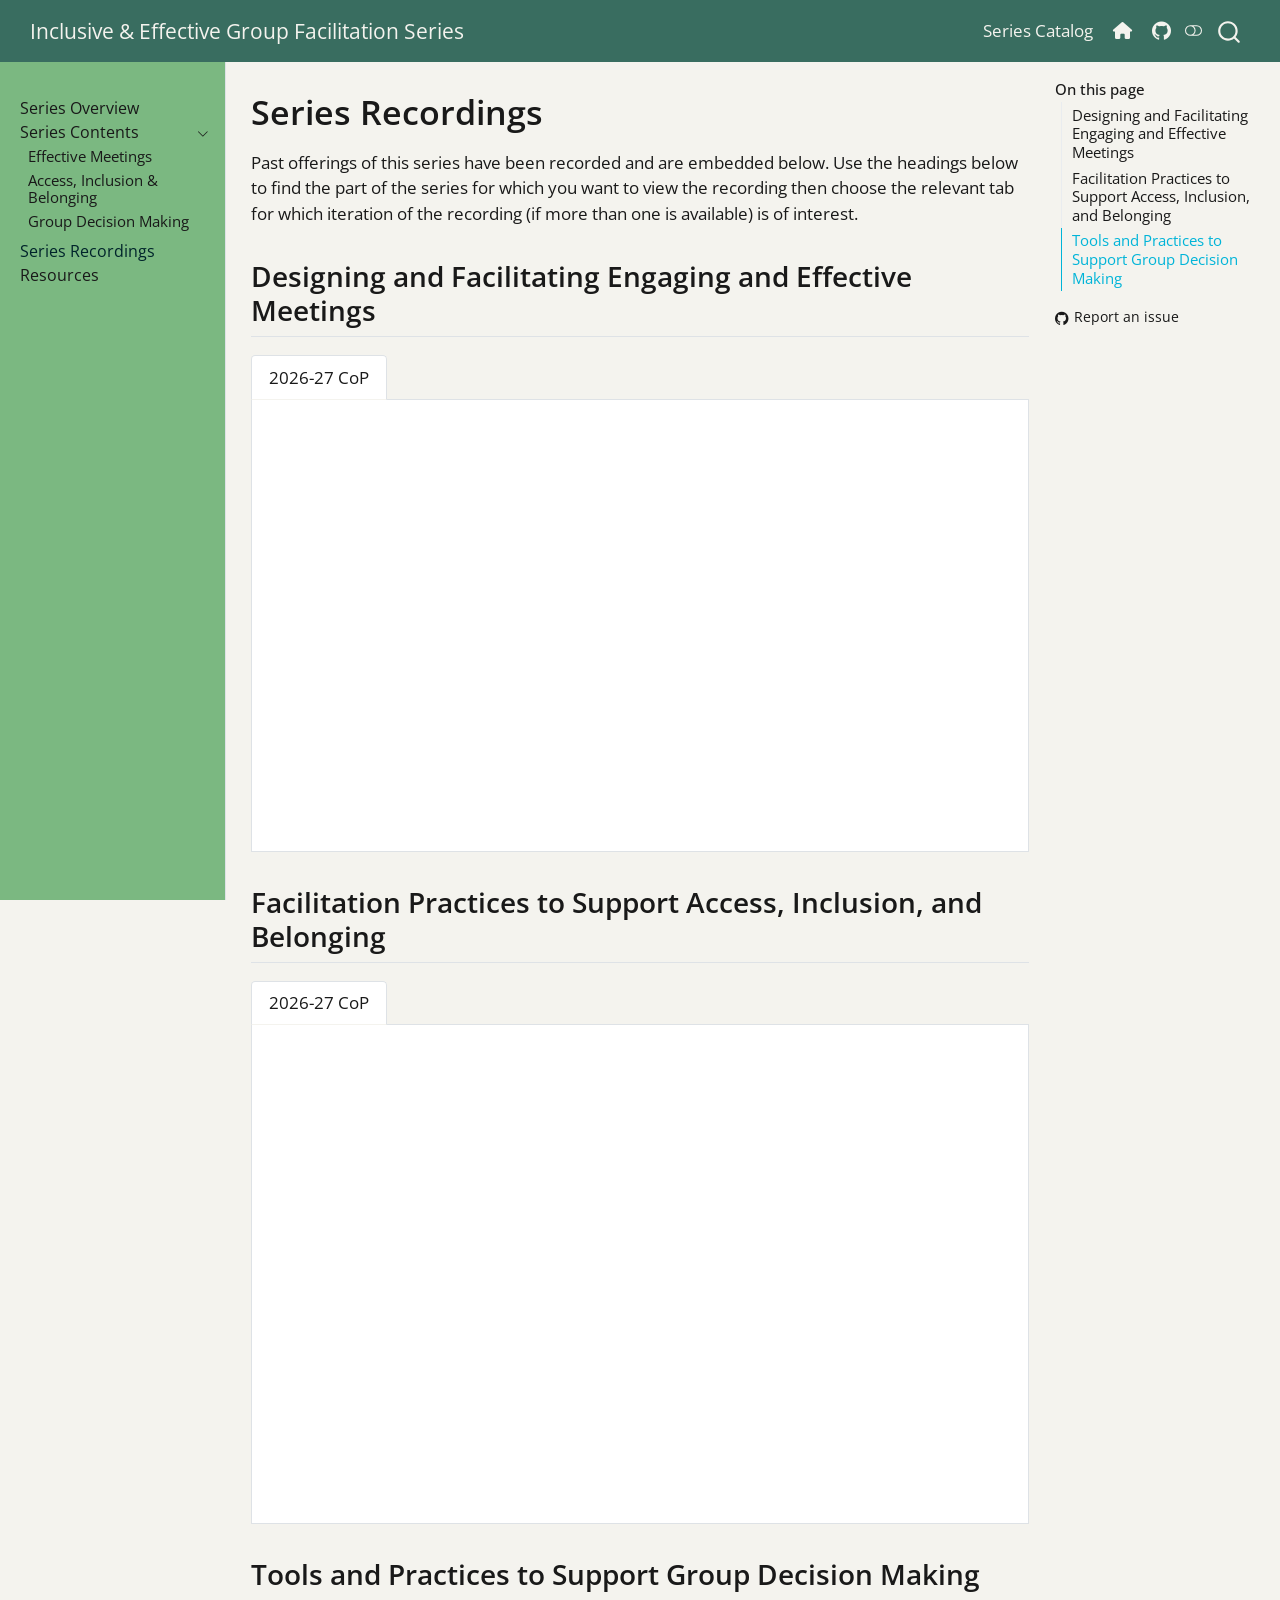
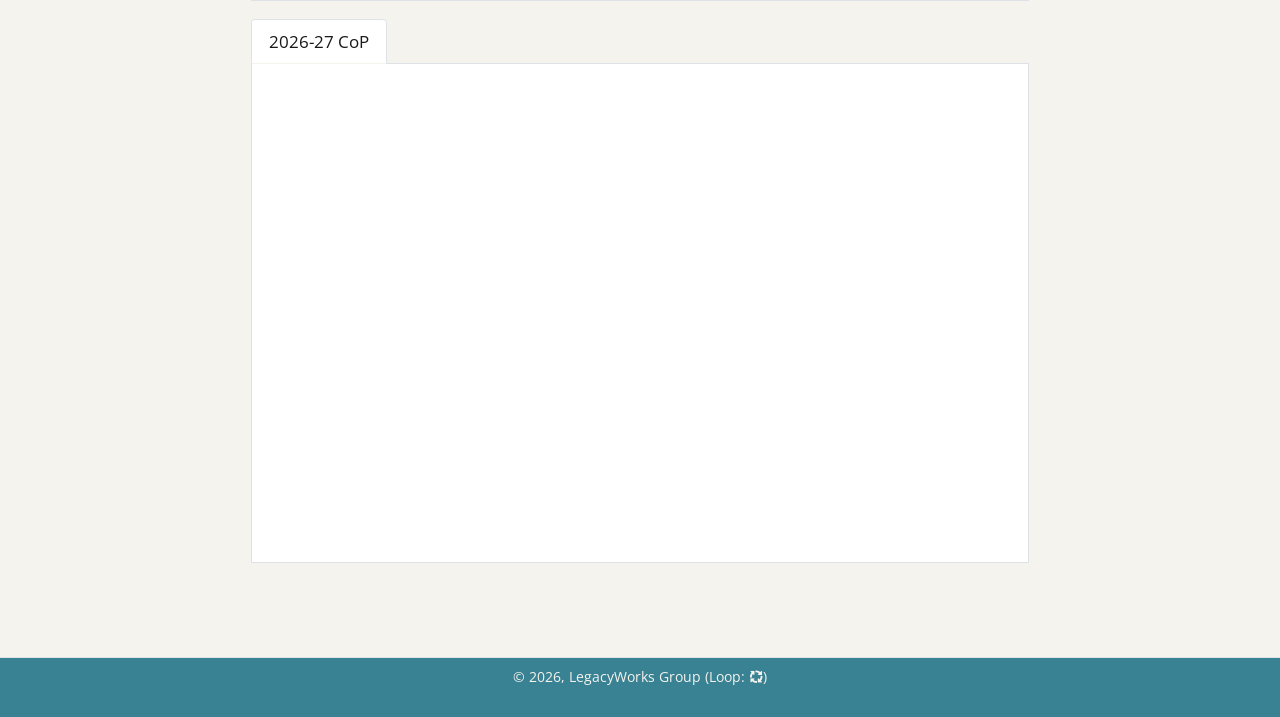
<file: recordings.html>
<!DOCTYPE html>
<html xmlns="http://www.w3.org/1999/xhtml" lang="en" xml:lang="en"><head>

<meta charset="utf-8">
<meta name="generator" content="quarto-1.11.9">

<meta name="viewport" content="width=device-width, initial-scale=1.0, user-scalable=yes">


<title>Series Recordings – Inclusive &amp; Effective Group Facilitation Series</title>
<style>
/* Default styles provided by pandoc.
** See https://pandoc.org/MANUAL.html#variables-for-html for config info.
*/
span.smallcaps{font-variant: small-caps;}
div.columns{display: flex; gap: 1.5em;}
div.column{flex: auto;}
@media screen {
div.columns{gap: min(4vw, 1.5em);}
div.column{overflow-x: auto;}
}
div.hanging-indent{margin-left: 1.5em; text-indent: -1.5em;}
ul.task-list{list-style: none;}
ul.task-list li input[type="checkbox"] {
  width: 0.8em;
  margin: 0 0.8em 0.2em -1em; /* quarto-specific, see https://github.com/quarto-dev/quarto-cli/issues/4556 */ 
  vertical-align: middle;
}
</style>


<script src="site_libs/quarto-nav/quarto-nav.js"></script>
<script src="site_libs/quarto-nav/headroom.min.js"></script>
<script src="site_libs/clipboard/clipboard.min.js"></script>
<script src="site_libs/quarto-search/autocomplete.umd.js"></script>
<script src="site_libs/quarto-search/fuse.min.js"></script>
<script src="site_libs/quarto-search/quarto-search.js"></script>
<meta name="quarto:offset" content="./">
<link href="./content/images/logo_lwg-circle.png" rel="icon" type="image/png">
<script src="site_libs/quarto-html/quarto.js" type="module"></script>
<script src="site_libs/quarto-html/tabsets/tabsets.js" type="module"></script>
<script src="site_libs/quarto-html/scrollable-regions/scrollable-regions.js" type="module"></script>
<script src="site_libs/quarto-html/popper.min.js"></script>
<script src="site_libs/quarto-html/tippy.umd.min.js"></script>
<script src="site_libs/quarto-html/anchor.min.js"></script>
<link href="site_libs/quarto-html/tippy.css" rel="stylesheet">
<link href="site_libs/quarto-html/quarto-syntax-highlighting-63b5708e65d6cd79cd7618c58d0c21e7.css" rel="stylesheet" class="quarto-color-scheme" id="quarto-text-highlighting-styles">
<link href="site_libs/quarto-html/quarto-syntax-highlighting-dark-447e42e69aaa9833c0ba1b986f430b20.css" rel="stylesheet" class="quarto-color-scheme quarto-color-alternate" id="quarto-text-highlighting-styles">
<link href="site_libs/quarto-html/quarto-syntax-highlighting-63b5708e65d6cd79cd7618c58d0c21e7.css" rel="stylesheet" class="quarto-color-scheme-extra" id="quarto-text-highlighting-styles">
<script src="site_libs/bootstrap/bootstrap.min.js"></script>
<link href="site_libs/bootstrap/bootstrap-icons.css" rel="stylesheet">
<link href="site_libs/bootstrap/bootstrap-e98da9be81661ecb6ac984ca3b5b6dd8.min.css" rel="stylesheet" append-hash="true" class="quarto-color-scheme" id="quarto-bootstrap" data-mode="light">
<link href="site_libs/bootstrap/bootstrap-dark-90762f6b8fdf0c4e20819e556e25b376.min.css" rel="stylesheet" append-hash="true" class="quarto-color-scheme quarto-color-alternate" id="quarto-bootstrap" data-mode="dark">
<link href="site_libs/bootstrap/bootstrap-e98da9be81661ecb6ac984ca3b5b6dd8.min.css" rel="stylesheet" append-hash="true" class="quarto-color-scheme-extra" id="quarto-bootstrap" data-mode="light">
<link href="site_libs/quarto-contrib/fontawesome6-6.7.2/all.min.css" rel="stylesheet">
<link href="site_libs/quarto-contrib/fontawesome6-6.7.2/latex-fontsize.css" rel="stylesheet">
<script id="quarto-search-options" type="application/json">{
  "location": "navbar",
  "copy-button": false,
  "collapse-after": 3,
  "panel-placement": "end",
  "type": "overlay",
  "limit": 50,
  "keyboard-shortcut": [
    "f",
    "/",
    "s"
  ],
  "show-item-context": false,
  "language": {
    "search-no-results-text": "No results",
    "search-matching-documents-text": "matching documents",
    "search-copy-link-title": "Copy link to search",
    "search-hide-matches-text": "Hide additional matches",
    "search-more-match-text": "more match in this document",
    "search-more-matches-text": "more matches in this document",
    "search-clear-button-title": "Clear",
    "search-text-placeholder": "",
    "search-detached-cancel-button-title": "Cancel",
    "search-submit-button-title": "Submit",
    "search-label": "Search"
  }
}</script>


</head>

<body class="nav-sidebar docked nav-fixed quarto-light"><a id="quarto-skip-link" class="visually-hidden-focusable" href="#quarto-document-content">Skip to main content</a><script id="quarto-html-before-body" type="application/javascript">
    const toggleBodyColorMode = (bsSheetEl) => {
      const mode = bsSheetEl.getAttribute("data-mode");
      const bodyEl = window.document.querySelector("body");
      if (mode === "dark") {
        bodyEl.classList.add("quarto-dark");
        bodyEl.classList.remove("quarto-light");
      } else {
        bodyEl.classList.add("quarto-light");
        bodyEl.classList.remove("quarto-dark");
      }
    }
    const toggleBodyColorPrimary = () => {
      const bsSheetEl = window.document.querySelector("link#quarto-bootstrap:not([rel=disabled-stylesheet])");
      if (bsSheetEl) {
        toggleBodyColorMode(bsSheetEl);
      }
    }
    const setColorSchemeToggle = (alternate) => {
      const toggles = window.document.querySelectorAll('.quarto-color-scheme-toggle');
      for (let i=0; i < toggles.length; i++) {
        const toggle = toggles[i];
        if (toggle) {
          toggle.setAttribute("aria-checked", alternate ? "true" : "false");
          if (alternate) {
            toggle.classList.add("alternate");
          } else {
            toggle.classList.remove("alternate");
          }
        }
      }
    };
    const toggleColorMode = (alternate) => {
      // Switch the stylesheets
      const primaryStylesheets = window.document.querySelectorAll('link.quarto-color-scheme:not(.quarto-color-alternate)');
      const alternateStylesheets = window.document.querySelectorAll('link.quarto-color-scheme.quarto-color-alternate');
      manageTransitions('#quarto-margin-sidebar .nav-link', false);
      if (alternate) {
        // note: dark is layered on light, we don't disable primary!
        enableStylesheet(alternateStylesheets);
        for (const sheetNode of alternateStylesheets) {
          if (sheetNode.id === "quarto-bootstrap") {
            toggleBodyColorMode(sheetNode);
          }
        }
      } else {
        disableStylesheet(alternateStylesheets);
        enableStylesheet(primaryStylesheets)
        toggleBodyColorPrimary();
      }
      manageTransitions('#quarto-margin-sidebar .nav-link', true);
      // Switch the toggles
      setColorSchemeToggle(alternate)
    }
    // Hack to workaround the fact that safari doesn't
    // properly recolor the scrollbar when toggling (#1455).
    // Not run on load: stylesheets are set before first paint there, and
    // scrolling would undo the scroll to a URL fragment (#14973).
    // The one pixel nudge keeps the reader where they were.
    const refreshSafariScrollbar = () => {
      if (navigator.userAgent.indexOf('Safari') > 0 && navigator.userAgent.indexOf('Chrome') == -1) {
        manageTransitions("body", false);
        const scrollY = window.scrollY;
        window.scrollTo(0, scrollY > 0 ? scrollY - 1 : 1);
        setTimeout(() => {
          window.scrollTo(0, scrollY);
          manageTransitions("body", true);
        }, 40);
      }
    }
    const disableStylesheet = (stylesheets) => {
      for (let i=0; i < stylesheets.length; i++) {
        const stylesheet = stylesheets[i];
        stylesheet.rel = 'disabled-stylesheet';
      }
    }
    const enableStylesheet = (stylesheets) => {
      for (let i=0; i < stylesheets.length; i++) {
        const stylesheet = stylesheets[i];
        if(stylesheet.rel !== 'stylesheet') { // for Chrome, which will still FOUC without this check
          stylesheet.rel = 'stylesheet';
        }
      }
    }
    const manageTransitions = (selector, allowTransitions) => {
      const els = window.document.querySelectorAll(selector);
      for (let i=0; i < els.length; i++) {
        const el = els[i];
        if (allowTransitions) {
          el.classList.remove('notransition');
        } else {
          el.classList.add('notransition');
        }
      }
    }
    const isFileUrl = () => {
      return window.location.protocol === 'file:';
    }
    const hasAlternateSentinel = () => {
      let styleSentinel = getColorSchemeSentinel();
      if (styleSentinel !== null) {
        return styleSentinel === "alternate";
      } else {
        return false;
      }
    }
    const setStyleSentinel = (alternate) => {
      const value = alternate ? "alternate" : "default";
      if (!isFileUrl()) {
        window.localStorage.setItem("quarto-color-scheme", value);
      } else {
        localAlternateSentinel = value;
      }
    }
    const getColorSchemeSentinel = () => {
      if (!isFileUrl()) {
        const storageValue = window.localStorage.getItem("quarto-color-scheme");
        return storageValue != null ? storageValue : localAlternateSentinel;
      } else {
        return localAlternateSentinel;
      }
    }
    const toggleGiscusIfUsed = (isAlternate, darkModeDefault) => {
      const baseTheme = document.querySelector('#giscus-base-theme')?.value ?? 'light';
      const alternateTheme = document.querySelector('#giscus-alt-theme')?.value ?? 'dark';
      let newTheme = '';
      if(authorPrefersDark) {
        newTheme = isAlternate ? baseTheme : alternateTheme;
      } else {
        newTheme = isAlternate ? alternateTheme : baseTheme;
      }
      const changeGiscusTheme = () => {
        // From: https://github.com/giscus/giscus/issues/336
        const sendMessage = (message) => {
          const iframe = document.querySelector('iframe.giscus-frame');
          if (!iframe) return;
          iframe.contentWindow.postMessage({ giscus: message }, 'https://giscus.app');
        }
        sendMessage({
          setConfig: {
            theme: newTheme
          }
        });
      }
      const isGiscussLoaded = window.document.querySelector('iframe.giscus-frame') !== null;
      if (isGiscussLoaded) {
        changeGiscusTheme();
      }
    };
    const authorPrefersDark = false;
    const darkModeDefault = authorPrefersDark;
      document.querySelector('link#quarto-text-highlighting-styles.quarto-color-scheme-extra').rel = 'disabled-stylesheet';
      document.querySelector('link#quarto-bootstrap.quarto-color-scheme-extra').rel = 'disabled-stylesheet';
    let localAlternateSentinel = darkModeDefault ? 'alternate' : 'default';
    // Dark / light mode switch
    window.quartoToggleColorScheme = () => {
      // Read the current dark / light value
      let toAlternate = !hasAlternateSentinel();
      toggleColorMode(toAlternate);
      refreshSafariScrollbar();
      setStyleSentinel(toAlternate);
      toggleGiscusIfUsed(toAlternate, darkModeDefault);
      window.dispatchEvent(new Event('resize'));
    };
    // Switch to dark mode if need be
    if (hasAlternateSentinel()) {
      toggleColorMode(true);
    } else {
      toggleColorMode(false);
    }
  </script>

<div id="quarto-search-results"></div>
  <header id="quarto-header" class="headroom fixed-top">
    <nav class="navbar navbar-expand-lg " data-bs-theme="dark" aria-label="Site">
      <div class="navbar-container container-fluid">
      <div class="navbar-brand-container mx-auto">
    <a class="navbar-brand" href="./index.html">
    <span class="navbar-title">Inclusive &amp; Effective Group Facilitation Series</span>
    </a>
  </div>
          <button class="navbar-toggler" type="button" data-bs-toggle="collapse" data-bs-target="#navbarCollapse" aria-controls="navbarCollapse" aria-expanded="false" aria-label="Toggle navigation" onclick="if (window.quartoToggleHeadroom) { window.quartoToggleHeadroom(); }">
  <span class="navbar-toggler-icon"></span>
</button>
          <div class="collapse navbar-collapse" id="navbarCollapse">
            <ul class="navbar-nav navbar-nav-scroll ms-auto">
  <li class="nav-item">
    <a class="nav-link" href="https://legacyworksgroup.github.io/learning-catalog/"> 
<span class="menu-text">Series Catalog</span></a>
  </li>  
  <li class="nav-item">
    <a class="nav-link" href="https://legacyworksgroup.com/"> 
<span class="menu-text"><i class="fa-solid fa-house" aria-label="house"></i></span></a>
  </li>  
  <li class="nav-item compact">
    <a class="nav-link" href="https://github.com/LegacyWorksGroup/inclusive-facilitation"> <i class="bi bi-github" role="img">
</i> 
<span class="menu-text"></span></a>
  </li>  
</ul>
          </div> <!-- /navcollapse -->
            <div class="quarto-navbar-tools">
  <button type="button" role="switch" aria-checked="false" class="quarto-color-scheme-toggle quarto-navigation-tool  px-1" onclick="window.quartoToggleColorScheme(); return false;" title="Toggle dark mode" aria-label="Toggle dark mode"><i class="bi"></i></button>
</div>
            <div id="quarto-search" class="" title="Search"></div>
      </div> <!-- /container-fluid -->
    </nav>
  <nav class="quarto-secondary-nav" aria-label="Toolbar">
    <div class="container-fluid d-flex">
      <button type="button" class="quarto-btn-toggle btn" data-bs-toggle="collapse" role="button" data-bs-target=".quarto-sidebar-collapse-item" aria-controls="quarto-sidebar" aria-expanded="false" aria-label="Toggle sidebar navigation" onclick="if (window.quartoToggleHeadroom) { window.quartoToggleHeadroom(); }">
        <i class="bi bi-layout-text-sidebar-reverse"></i>
      </button>
        <nav class="quarto-page-breadcrumbs" aria-label="Breadcrumbs"><ol class="breadcrumb"><li class="breadcrumb-item"><a href="./recordings.html">Series Recordings</a></li></ol></nav>
        <a class="flex-grow-1" data-bs-toggle="collapse" data-bs-target=".quarto-sidebar-collapse-item" onclick="if (window.quartoToggleHeadroom) { window.quartoToggleHeadroom(); }">      
        </a>
    </div>
  </nav>
</header>
<!-- content -->
<div id="quarto-content" class="quarto-container page-columns page-rows-contents page-layout-article page-navbar">
<!-- sidebar -->
  <nav id="quarto-sidebar" class="sidebar collapse collapse-horizontal quarto-sidebar-collapse-item sidebar-navigation docked overflow-auto" aria-label="Section">
    <div class="sidebar-menu-container"> 
    <ul class="list-unstyled mt-1">
        <li class="sidebar-item">
  <div class="sidebar-item-container"> 
  <a href="./index.html" class="sidebar-item-text sidebar-link">
 <span class="menu-text">Series Overview</span></a>
  </div>
</li>
        <li class="sidebar-item sidebar-item-section">
      <div class="sidebar-item-container"> 
            <button type="button" class="sidebar-item-text sidebar-item-toggle sidebar-link text-start" data-bs-toggle="collapse" data-bs-target="#quarto-sidebar-section-1" aria-controls="quarto-sidebar-section-1" aria-expanded="true">
 <span class="menu-text" id="quarto-sidebar-section-1-label">Series Contents</span><i class="bi bi-chevron-right" aria-hidden="true"></i></button>
      </div>
      <ul id="quarto-sidebar-section-1" aria-labelledby="quarto-sidebar-section-1-label" class="collapse list-unstyled sidebar-section depth1 show">  
          <li class="sidebar-item">
  <div class="sidebar-item-container"> 
  <a href="./content/meetings.html" class="sidebar-item-text sidebar-link">
 <span class="menu-text">Effective Meetings</span></a>
  </div>
</li>
          <li class="sidebar-item">
  <div class="sidebar-item-container"> 
  <a href="./content/belonging.html" class="sidebar-item-text sidebar-link">
 <span class="menu-text">Access, Inclusion &amp; Belonging</span></a>
  </div>
</li>
          <li class="sidebar-item">
  <div class="sidebar-item-container"> 
  <a href="./content/decision-making.html" class="sidebar-item-text sidebar-link">
 <span class="menu-text">Group Decision Making</span></a>
  </div>
</li>
      </ul>
  </li>
        <li class="sidebar-item">
  <div class="sidebar-item-container"> 
  <a href="./recordings.html" class="sidebar-item-text sidebar-link active">
 <span class="menu-text">Series Recordings</span></a>
  </div>
</li>
        <li class="sidebar-item">
  <div class="sidebar-item-container"> 
  <a href="./resources.html" class="sidebar-item-text sidebar-link">
 <span class="menu-text">Resources</span></a>
  </div>
</li>
    </ul>
    </div>
</nav>
<div id="quarto-sidebar-glass" class="quarto-sidebar-collapse-item" data-bs-toggle="collapse" data-bs-target=".quarto-sidebar-collapse-item"></div>
<!-- margin-sidebar -->
    <div id="quarto-margin-sidebar" class="sidebar margin-sidebar">
        <nav id="TOC" role="doc-toc" aria-labelledby="toc-title" class="toc-active">
    <h2 id="toc-title">On this page</h2>
   
  <ul>
  <li><a href="#designing-and-facilitating-engaging-and-effective-meetings" id="toc-designing-and-facilitating-engaging-and-effective-meetings" class="nav-link active" data-scroll-target="#designing-and-facilitating-engaging-and-effective-meetings">Designing and Facilitating Engaging and Effective Meetings</a></li>
  <li><a href="#facilitation-practices-to-support-access-inclusion-and-belonging" id="toc-facilitation-practices-to-support-access-inclusion-and-belonging" class="nav-link" data-scroll-target="#facilitation-practices-to-support-access-inclusion-and-belonging">Facilitation Practices to Support Access, Inclusion, and Belonging</a></li>
  <li><a href="#tools-and-practices-to-support-group-decision-making" id="toc-tools-and-practices-to-support-group-decision-making" class="nav-link" data-scroll-target="#tools-and-practices-to-support-group-decision-making">Tools and Practices to Support Group Decision Making</a></li>
  </ul>
<div class="toc-actions"><ul><li><a href="https://github.com/LegacyWorksGroup/inclusive-facilitation/issues/new" class="toc-action"><i class="bi bi-github"></i>Report an issue</a></li></ul></div></nav>
    </div>
<!-- main -->
<main class="content" id="quarto-document-content" tabindex="-1">


<header id="title-block-header" class="quarto-title-block default">
<div class="quarto-title">
<h1 class="title">Series Recordings</h1>
</div>



<div class="quarto-title-meta">

    
  
    
  </div>
  


</header>


<meta name="robots" content="noindex, nofollow">
<p>Past offerings of this series have been recorded and are embedded below. Use the headings below to find the part of the series for which you want to view the recording then choose the relevant tab for which iteration of the recording (if more than one is available) is of interest.</p>
<section id="designing-and-facilitating-engaging-and-effective-meetings" class="level2">
<h2 class="anchored" data-anchor-id="designing-and-facilitating-engaging-and-effective-meetings">Designing and Facilitating Engaging and Effective Meetings</h2>
<div class="tabset-margin-container"></div><div class="panel-tabset">
<ul class="nav nav-tabs" role="tablist"><li class="nav-item" role="presentation"><a class="nav-link active" id="tabset-1-1-tab" data-bs-toggle="tab" data-bs-target="#tabset-1-1" role="tab" aria-controls="tabset-1-1" aria-selected="true" href="">2026-27 CoP</a></li></ul>
<div class="tab-content">
<div id="tabset-1-1" class="tab-pane active" role="tabpanel" aria-labelledby="tabset-1-1-tab">
<div style="padding:56.25% 0 0 0;position:relative;">
<iframe src="https://player.vimeo.com/video/1190621665?badge=0&amp;autopause=0&amp;player_id=0&amp;app_id=58479" frameborder="0" allow="autoplay; fullscreen; picture-in-picture; clipboard-write; encrypted-media; web-share" referrerpolicy="strict-origin-when-cross-origin" style="position:absolute;top:0;left:0;width:100%;height:100%;" title="CoP Inclusive &amp; Effective Group Facilitation">
</iframe>
</div>
<script src="https://player.vimeo.com/api/player.js"></script>
</div>
</div>
</div>
</section>
<section id="facilitation-practices-to-support-access-inclusion-and-belonging" class="level2">
<h2 class="anchored" data-anchor-id="facilitation-practices-to-support-access-inclusion-and-belonging">Facilitation Practices to Support Access, Inclusion, and Belonging</h2>
<div class="tabset-margin-container"></div><div class="panel-tabset">
<ul class="nav nav-tabs" role="tablist"><li class="nav-item" role="presentation"><a class="nav-link active" id="tabset-2-1-tab" data-bs-toggle="tab" data-bs-target="#tabset-2-1" role="tab" aria-controls="tabset-2-1" aria-selected="true" href="">2026-27 CoP</a></li></ul>
<div class="tab-content">
<div id="tabset-2-1" class="tab-pane active" role="tabpanel" aria-labelledby="tabset-2-1-tab">
<div style="padding:62.53% 0 0 0;position:relative;">
<iframe src="https://player.vimeo.com/video/1199549970?badge=0&amp;autopause=0&amp;player_id=0&amp;app_id=58479" frameborder="0" allow="autoplay; fullscreen; picture-in-picture; clipboard-write; encrypted-media; web-share" referrerpolicy="strict-origin-when-cross-origin" style="position:absolute;top:0;left:0;width:100%;height:100%;" title="CoP_Effective and Inclusive Group Facilitation_Session 2_06.04.26">
</iframe>
</div>
<script src="https://player.vimeo.com/api/player.js"></script>
</div>
</div>
</div>
</section>
<section id="tools-and-practices-to-support-group-decision-making" class="level2">
<h2 class="anchored" data-anchor-id="tools-and-practices-to-support-group-decision-making">Tools and Practices to Support Group Decision Making</h2>
<div class="tabset-margin-container"></div><div class="panel-tabset">
<ul class="nav nav-tabs" role="tablist"><li class="nav-item" role="presentation"><a class="nav-link active" id="tabset-3-1-tab" data-bs-toggle="tab" data-bs-target="#tabset-3-1" role="tab" aria-controls="tabset-3-1" aria-selected="true" href="">2026-27 CoP</a></li></ul>
<div class="tab-content">
<div id="tabset-3-1" class="tab-pane active" role="tabpanel" aria-labelledby="tabset-3-1-tab">
<div style="padding:62.5% 0 0 0;position:relative;">
<iframe src="https://player.vimeo.com/video/1208568082?badge=0&amp;autopause=0&amp;player_id=0&amp;app_id=58479" frameborder="0" allow="autoplay; fullscreen; picture-in-picture; clipboard-write; encrypted-media; web-share" referrerpolicy="strict-origin-when-cross-origin" style="position:absolute;top:0;left:0;width:100%;height:100%;" title="CoP Series 1: Inclusive &amp; Effective Group Facilitation 2026-07-09 18:05:10">
</iframe>
</div>
<script src="https://player.vimeo.com/api/player.js"></script>
</div>
</div>
</div>


</section>

</main> <!-- /main -->
<script id="quarto-html-after-body" type="application/javascript">
  window.document.addEventListener("DOMContentLoaded", function (event) {
    // Ensure there is a toggle, if there isn't float one in the top right
    if (window.document.querySelector('.quarto-color-scheme-toggle') === null) {
      const toggle = window.document.createElement('button');
      toggle.type = "button";
      toggle.setAttribute("role", "switch");
      toggle.setAttribute("aria-checked", "false");
      toggle.classList.add('top-right');
      toggle.classList.add('quarto-color-scheme-toggle');
      toggle.setAttribute("aria-label", "Toggle dark mode");
      toggle.onclick = function() { try { window.quartoToggleColorScheme(); } catch {} return false; };
      const i = window.document.createElement("i");
      i.classList.add('bi');
      toggle.appendChild(i);
      // Put the toggle in a landmark of its own, so that landmark navigation
      // can reach it.
      //
      // The container is always a fresh direct child of body, and the toggle is
      // never moved into page furniture that the theme or the author controls.
      // The toggle is positioned against the page, so any ancestor that
      // establishes a containing block captures it: a positioned element or a
      // grid for position: absolute, and transform, filter, will-change or
      // contain for position: fixed. A direct child of body has none of these
      // to inherit, and the shift when one appears is silent and visual.
      //
      // ARIA says a document should have at most one banner, and axe reports a
      // duplicate whether or not the banners carry distinct labels. So use a
      // header when the page has no banner yet, and a named region otherwise.
      //
      // A header is a banner wherever it sits, unless it is inside sectioning
      // content, so this cannot just look at the children of body: a custom
      // page layout wraps the title block header in a plain div. An explicit
      // role="banner" always counts.
      const sectioning = 'article, aside, main, nav, section, [role="article"], [role="complementary"], [role="main"], [role="navigation"], [role="region"]';
      const hasBanner = Array.from(
        window.document.querySelectorAll('header:not([role]), [role="banner"]')
      ).some(function(el) {
        return el.hasAttribute("role") || el.closest(sectioning) === null;
      });
      const container = window.document.createElement(hasBanner ? "div" : "header");
      if (hasBanner) {
        container.setAttribute("role", "region");
        container.setAttribute("aria-label", "Toggle dark mode");
      }
      container.classList.add('quarto-color-scheme-toggle-container');
      container.appendChild(toggle);
      window.document.body.appendChild(container);
    }
    setColorSchemeToggle(hasAlternateSentinel())
    const icon = "";
    const anchorJS = new window.AnchorJS();
    anchorJS.options = {
      placement: 'right',
      icon: icon
    };
    anchorJS.add('.anchored');
    const isCodeAnnotation = (el) => {
      for (const clz of el.classList) {
        if (clz.startsWith('code-annotation-')) {                     
          return true;
        }
      }
      return false;
    }
    const onCopySuccess = function(e) {
      // button target
      const button = e.trigger;
      // don't keep focus
      button.blur();
      // flash "checked"
      button.classList.add('code-copy-button-checked');
      var currentTitle = button.getAttribute("title");
      button.setAttribute("title", "Copied!");
      let tooltip;
      if (window.bootstrap) {
        button.setAttribute("data-bs-toggle", "tooltip");
        button.setAttribute("data-bs-placement", "left");
        button.setAttribute("data-bs-title", "Copied!");
        tooltip = new bootstrap.Tooltip(button, 
          { trigger: "manual", 
            customClass: "code-copy-button-tooltip",
            offset: [0, -8]});
        tooltip.show();    
      }
      setTimeout(function() {
        if (tooltip) {
          tooltip.hide();
          button.removeAttribute("data-bs-title");
          button.removeAttribute("data-bs-toggle");
          button.removeAttribute("data-bs-placement");
        }
        button.setAttribute("title", currentTitle);
        button.classList.remove('code-copy-button-checked');
      }, 1000);
      // clear code selection
      e.clearSelection();
    }
    const getTextToCopy = function(trigger) {
      const outerScaffold = trigger.parentElement.cloneNode(true);
      const codeEl = outerScaffold.querySelector('code');
      for (const childEl of codeEl.children) {
        if (isCodeAnnotation(childEl)) {
          childEl.remove();
        }
      }
      return codeEl.innerText;
    }
    const clipboard = new window.ClipboardJS('.code-copy-button:not([data-in-quarto-modal])', {
      text: getTextToCopy
    });
    clipboard.on('success', onCopySuccess);
    if (window.document.getElementById('quarto-embedded-source-code-modal')) {
      const clipboardModal = new window.ClipboardJS('.code-copy-button[data-in-quarto-modal]', {
        text: getTextToCopy,
        container: window.document.getElementById('quarto-embedded-source-code-modal')
      });
      clipboardModal.on('success', onCopySuccess);
    }
      var localhostRegex = new RegExp(/^(?:http|https):\/\/localhost\:?[0-9]*\//);
      var mailtoRegex = new RegExp(/^mailto:/);
        var filterRegex = new RegExp("https:\/\/LegacyWorksGroup\.github\.io\/inclusive-facilitation\/");
      const newWindowLabel = "(opens in a new tab)";
      const newWindowNoteId = "quarto-ext-newwindow-label";
      // Links reference one hidden label through aria-describedby, so the
      // announcement never changes their accessible name.
      var describeNewWindow = (link) => {
        if (!window.document.getElementById(newWindowNoteId)) {
          var newWindowNote = window.document.createElement("span");
          newWindowNote.id = newWindowNoteId;
          newWindowNote.hidden = true;
          newWindowNote.textContent = newWindowLabel;
          window.document.body.appendChild(newWindowNote);
        }
        var describedBy = (link.getAttribute("aria-describedby") || "").split(/\s+/).filter(Boolean);
        if (!describedBy.includes(newWindowNoteId)) {
          describedBy.push(newWindowNoteId);
          link.setAttribute("aria-describedby", describedBy.join(" "));
        }
      }
      var isInternal = (href) => {
          return filterRegex.test(href) || localhostRegex.test(href) || mailtoRegex.test(href);
      }
      // Inspect non-navigation links and adorn them if external
      window.quartoDecorateExternalLinks = function (root) {
     var links = (root || window.document).querySelectorAll('a[href]:not(.nav-link):not(.navbar-brand):not(.toc-action):not(.sidebar-link):not(.sidebar-item-toggle):not(.pagination-link):not(.no-external):not([aria-hidden]):not(.dropdown-item):not(.quarto-navigation-tool):not(.about-link)');
      for (var i=0; i<links.length; i++) {
        const link = links[i];
        if (!isInternal(link.href)) {
          // undo the damage that might have been done by quarto-nav.js in the case of
          // links that we want to consider external
          if (link.dataset.originalHref !== undefined) {
            link.href = link.dataset.originalHref;
          }
            // target, if specified
            link.setAttribute("target", "_blank");
            if (link.getAttribute("rel") === null) {
              link.setAttribute("rel", "noopener");
            }
            describeNewWindow(link);
          if (!link.classList.contains('no-external-icon')) {
          }
        }
      }
      };
      window.quartoDecorateExternalLinks(window.document);
    // Esc closes the popup (WCAG 1.4.13) and focus leaving both trigger and
    // popup closes it (WCAG 2.4.11); tippy handles neither for interactive popups.
    const hideOnEscAndFocusOut = {
      name: 'hideOnEscAndFocusOut',
      defaultValue: true,
      fn(instance) {
        const dismiss = () => {
          // A show scheduled by the trigger delay would otherwise reopen it
          instance.clearDelayTimeouts();
          instance.hide();
        };
        const onKeyDown = (event) => {
          if (event.key !== 'Escape') {
            return;
          }
          // Keep Esc from also reaching page handlers (e.g. reveal.js overview),
          // except an open reveal.js slide menu, which Esc should close too.
          // The menu handles keys only when its keyboard option is on.
          const menuHandlesEsc = window.Reveal?.getPlugin?.('menu')?.isOpen() &&
            window.Reveal.getConfig().menu?.keyboard !== false;
          if (!menuHandlesEsc) {
            event.stopPropagation();
          }
          if (instance.popper.contains(window.document.activeElement)) {
            // Disabled while refocusing so the focus trigger does not reopen it
            instance.disable();
            instance.reference.focus();
            instance.enable();
          }
          dismiss();
        };
        const onFocusOut = (event) => {
          const target = event.relatedTarget;
          if (target && !instance.reference.contains(target) &&
              !instance.popper.contains(target)) {
            dismiss();
          }
        };
        // On the trigger too: a click trigger (code-annotations: select) has no
        // blur handling. Attached for the instance's lifetime so leaving the
        // trigger also cancels a show still pending on the trigger delay.
        instance.reference.addEventListener('focusout', onFocusOut);
        return {
          onShow() {
            window.document.addEventListener('keydown', onKeyDown, true);
            instance.popper.addEventListener('focusout', onFocusOut);
          },
          onHide() {
            window.document.removeEventListener('keydown', onKeyDown, true);
            instance.popper.removeEventListener('focusout', onFocusOut);
          },
          onDestroy() {
            instance.reference.removeEventListener('focusout', onFocusOut);
          },
        };
      },
    };
    function tippyHover(el, contentFn, onTriggerFn, onUntriggerFn) {
      const config = {
        allowHTML: true,
        maxWidth: 500,
        delay: 100,
        arrow: false,
        appendTo: function(el) {
            return el.parentElement;
        },
        interactive: true,
        interactiveBorder: 10,
        theme: 'quarto',
        placement: 'bottom-start',
        plugins: [hideOnEscAndFocusOut],
      };
      if (contentFn) {
        config.content = contentFn;
      }
      if (onTriggerFn) {
        config.onTrigger = onTriggerFn;
      }
      if (onUntriggerFn) {
        config.onUntrigger = onUntriggerFn;
      }
      window.tippy(el, config); 
    }
    const noterefs = window.document.querySelectorAll('a[role="doc-noteref"]');
    for (var i=0; i<noterefs.length; i++) {
      const ref = noterefs[i];
      tippyHover(ref, function() {
        // use id or data attribute instead here
        let href = ref.getAttribute('data-footnote-href') || ref.getAttribute('href');
        try { href = new URL(href).hash; } catch {}
        const id = href.replace(/^#\/?/, "");
        const note = window.document.getElementById(id);
        if (note) {
          return note.innerHTML;
        } else {
          return "";
        }
      });
    }
    const xrefs = window.document.querySelectorAll('a.quarto-xref');
    const processXRef = (id, note) => {
      // Strip column container classes
      const stripColumnClz = (el) => {
        el.classList.remove("page-full", "page-columns");
        if (el.children) {
          for (const child of el.children) {
            stripColumnClz(child);
          }
        }
      }
      stripColumnClz(note)
      if (id === null || id.startsWith('sec-')) {
        // Special case sections, only their first couple elements
        const container = document.createElement("div");
        if (note.children && note.children.length > 2) {
          container.appendChild(note.children[0].cloneNode(true));
          for (let i = 1; i < note.children.length; i++) {
            const child = note.children[i];
            if (child.tagName === "P" && child.innerText === "") {
              continue;
            } else {
              container.appendChild(child.cloneNode(true));
              break;
            }
          }
          if (window.Quarto?.typesetMath) {
            window.Quarto.typesetMath(container);
          }
          return container.innerHTML
        } else {
          if (window.Quarto?.typesetMath) {
            window.Quarto.typesetMath(note);
          }
          return note.innerHTML;
        }
      } else {
        // Remove any anchor links if they are present
        const anchorLink = note.querySelector('a.anchorjs-link');
        if (anchorLink) {
          anchorLink.remove();
        }
        if (window.Quarto?.typesetMath) {
          window.Quarto.typesetMath(note);
        }
        if (note.classList.contains("callout")) {
          return note.outerHTML;
        } else {
          return note.innerHTML;
        }
      }
    }
    for (var i=0; i<xrefs.length; i++) {
      const xref = xrefs[i];
      tippyHover(xref, undefined, function(instance) {
        instance.disable();
        let url = xref.getAttribute('href');
        let hash = undefined; 
        if (url.startsWith('#')) {
          hash = url;
        } else {
          try { hash = new URL(url).hash; } catch {}
        }
        if (hash) {
          const id = hash.replace(/^#\/?/, "");
          const note = window.document.getElementById(id);
          if (note !== null) {
            try {
              const html = processXRef(id, note.cloneNode(true));
              instance.setContent(html);
            } finally {
              instance.enable();
              instance.show();
            }
          } else {
            // See if we can fetch this
            fetch(url.split('#')[0])
            .then(res => res.text())
            .then(html => {
              const parser = new DOMParser();
              const htmlDoc = parser.parseFromString(html, "text/html");
              const note = htmlDoc.getElementById(id);
              if (note !== null) {
                const html = processXRef(id, note);
                instance.setContent(html);
              } 
            }).finally(() => {
              instance.enable();
              instance.show();
            });
          }
        } else {
          // See if we can fetch a full url (with no hash to target)
          // This is a special case and we should probably do some content thinning / targeting
          fetch(url)
          .then(res => res.text())
          .then(html => {
            const parser = new DOMParser();
            const htmlDoc = parser.parseFromString(html, "text/html");
            const note = htmlDoc.querySelector('main.content');
            if (note !== null) {
              // This should only happen for chapter cross references
              // (since there is no id in the URL)
              // remove the first header
              if (note.children.length > 0 && note.children[0].tagName === "HEADER") {
                note.children[0].remove();
              }
              const html = processXRef(null, note);
              instance.setContent(html);
            } 
          }).finally(() => {
            instance.enable();
            instance.show();
          });
        }
      }, function(instance) {
      });
    }
        let selectedAnnoteEl;
        const selectorForAnnotation = ( cell, annotation) => {
          let cellAttr = 'data-code-cell="' + cell + '"';
          let lineAttr = 'data-code-annotation="' +  annotation + '"';
          const selector = 'span[' + cellAttr + '][' + lineAttr + ']';
          return selector;
        }
        const selectCodeLines = (annoteEl) => {
          const doc = window.document;
          const targetCell = annoteEl.getAttribute("data-target-cell");
          const targetAnnotation = annoteEl.getAttribute("data-target-annotation");
          const annoteSpan = window.document.querySelector(selectorForAnnotation(targetCell, targetAnnotation));
          const lines = annoteSpan.getAttribute("data-code-lines").split(",");
          const lineIds = lines.map((line) => {
            return targetCell + "-" + line;
          })
          // Each band is positioned against its own containing block, which is
          // not the offsetParent of the lines, so place it from client rects.
          const placeBand = (band, firstEl, lastEl, codeBlock) => {
            const container = band.offsetParent;
            if (container === null) {
              return;
            }
            const containerRect = container.getBoundingClientRect();
            // Reveal.js scales slides with a transform, so convert client
            // pixels back to the CSS pixels of the container.
            const scale = containerRect.height / container.offsetHeight || 1;
            const firstRect = firstEl.getBoundingClientRect();
            const lastRect = lastEl.getBoundingClientRect();
            const top = (firstRect.top - containerRect.top) / scale - container.clientTop + container.scrollTop;
            const height = (lastRect.bottom - firstRect.top) / scale;
            band.style.top = top - 2 + "px";
            band.style.height = height + 4 + "px";
            if (codeBlock) {
              // Without the copy button wrapper, the containing block is wider
              // than the code block, so span the code block explicitly.
              const blockRect = codeBlock.getBoundingClientRect();
              band.style.left = (blockRect.left - containerRect.left) / scale - container.clientLeft + container.scrollLeft + "px";
              band.style.width = blockRect.width / scale + "px";
            }
          };
          if (lineIds.length > 0) {
            const el = window.document.getElementById(lineIds[0]);
            const lastEl = window.document.getElementById(lineIds[lineIds.length - 1]);
            const parent = el.parentElement.parentElement;
            // cook up a div (if necessary) and position it
            let div = window.document.getElementById("code-annotation-line-highlight");
            if (div === null) {
              div = window.document.createElement("div");
              div.setAttribute("id", "code-annotation-line-highlight");
              div.style.position = 'absolute';
              parent.appendChild(div);
            }
            placeBand(div, el, lastEl, parent.closest("div.sourceCode") || parent);
            let gutterDiv = window.document.getElementById("code-annotation-line-highlight-gutter");
            if (gutterDiv === null) {
              gutterDiv = window.document.createElement("div");
              gutterDiv.setAttribute("id", "code-annotation-line-highlight-gutter");
              gutterDiv.style.position = 'absolute';
              const codeCell = window.document.getElementById(targetCell);
              const gutter = codeCell.querySelector('.code-annotation-gutter');
              gutter.appendChild(gutterDiv);
            }
            placeBand(gutterDiv, el, lastEl);
            selectedAnnoteEl = annoteEl;
          }
        };
        const unselectCodeLines = () => {
          const elementsIds = ["code-annotation-line-highlight", "code-annotation-line-highlight-gutter"];
          elementsIds.forEach((elId) => {
            const div = window.document.getElementById(elId);
            if (div) {
              div.remove();
            }
          });
          selectedAnnoteEl = undefined;
        };
          // Handle positioning of the toggle
      window.addEventListener(
        "resize",
        throttle(() => {
          elRect = undefined;
          if (selectedAnnoteEl) {
            selectCodeLines(selectedAnnoteEl);
          }
        }, 10)
      );
      function throttle(fn, ms) {
      let throttle = false;
      let timer;
        return (...args) => {
          if(!throttle) { // first call gets through
              fn.apply(this, args);
              throttle = true;
          } else { // all the others get throttled
              if(timer) clearTimeout(timer); // cancel #2
              timer = setTimeout(() => {
                fn.apply(this, args);
                timer = throttle = false;
              }, ms);
          }
        };
      }
        // Attach click handler to the DT
        const annoteDls = window.document.querySelectorAll('dt[data-target-cell]');
        for (const annoteDlNode of annoteDls) {
          annoteDlNode.addEventListener('click', (event) => {
            const clickedEl = event.target;
            if (clickedEl !== selectedAnnoteEl) {
              unselectCodeLines();
              const activeEl = window.document.querySelector('dt[data-target-cell].code-annotation-active');
              if (activeEl) {
                activeEl.classList.remove('code-annotation-active');
              }
              selectCodeLines(clickedEl);
              clickedEl.classList.add('code-annotation-active');
            } else {
              // Unselect the line
              unselectCodeLines();
              clickedEl.classList.remove('code-annotation-active');
            }
          });
        }
    const findCites = (el) => {
      const parentEl = el.parentElement;
      if (parentEl) {
        const cites = parentEl.dataset.cites;
        if (cites) {
          return {
            el,
            cites: cites.split(' ')
          };
        } else {
          return findCites(el.parentElement)
        }
      } else {
        return undefined;
      }
    };
    var bibliorefs = window.document.querySelectorAll('a[role="doc-biblioref"]');
    for (var i=0; i<bibliorefs.length; i++) {
      const ref = bibliorefs[i];
      const citeInfo = findCites(ref);
      if (citeInfo) {
        tippyHover(citeInfo.el, function() {
          var popup = window.document.createElement('div');
          citeInfo.cites.forEach(function(cite) {
            var citeDiv = window.document.createElement('div');
            citeDiv.classList.add('hanging-indent');
            citeDiv.classList.add('csl-entry');
            var biblioDiv = window.document.getElementById('ref-' + cite);
            if (biblioDiv) {
              citeDiv.innerHTML = biblioDiv.innerHTML;
            }
            popup.appendChild(citeDiv);
          });
          return popup.innerHTML;
        });
      }
    }
  });
  </script>
  <script type="application/javascript">
  window.quartoScrollableRegionsLabels = {"code":"Scrollable code","output":"Scrollable output"};
  </script>
</div> <!-- /content -->
<footer class="footer">
  <div class="nav-footer">
    <div class="nav-footer-left">
      &nbsp;
    </div>   
    <div class="nav-footer-center">
<p>© 2026, LegacyWorks Group (Loop: <a href="https://sites.google.com/legacyworksgroup.com/legacy-loop/legacyloop"><i class="fa-solid fa-arrows-spin" aria-label="arrows-spin"></i></a>)</p>
<div class="toc-actions d-sm-block d-md-none"><ul><li><a href="https://github.com/LegacyWorksGroup/inclusive-facilitation/issues/new" class="toc-action"><i class="bi bi-github"></i>Report an issue</a></li></ul></div></div>
    <div class="nav-footer-right">
      &nbsp;
    </div>
  </div>
</footer>




</body></html>
</file>
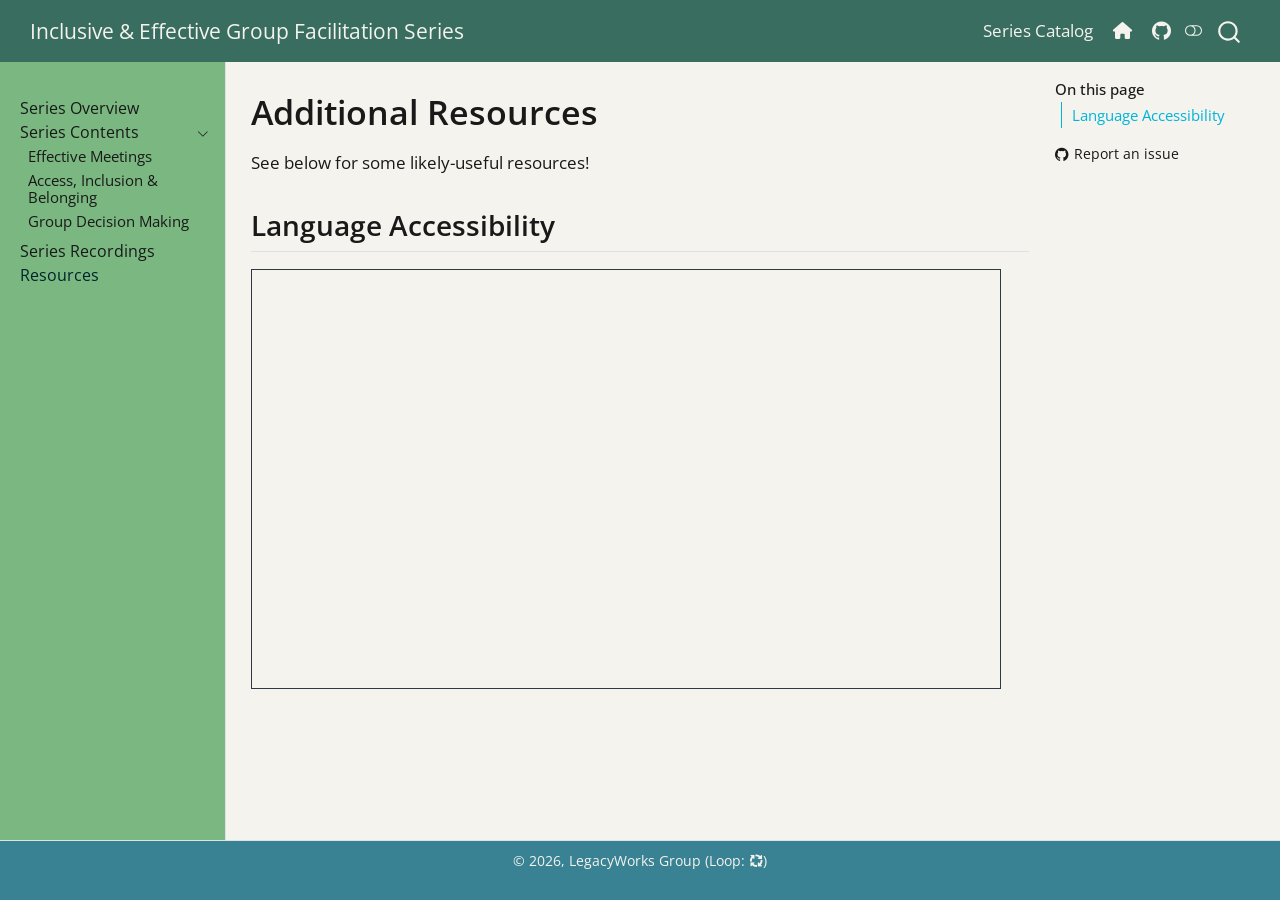
<file: resources.html>
<!DOCTYPE html>
<html xmlns="http://www.w3.org/1999/xhtml" lang="en" xml:lang="en"><head>

<meta charset="utf-8">
<meta name="generator" content="quarto-1.11.9">

<meta name="viewport" content="width=device-width, initial-scale=1.0, user-scalable=yes">


<title>Additional Resources – Inclusive &amp; Effective Group Facilitation Series</title>
<style>
/* Default styles provided by pandoc.
** See https://pandoc.org/MANUAL.html#variables-for-html for config info.
*/
span.smallcaps{font-variant: small-caps;}
div.columns{display: flex; gap: 1.5em;}
div.column{flex: auto;}
@media screen {
div.columns{gap: min(4vw, 1.5em);}
div.column{overflow-x: auto;}
}
div.hanging-indent{margin-left: 1.5em; text-indent: -1.5em;}
ul.task-list{list-style: none;}
ul.task-list li input[type="checkbox"] {
  width: 0.8em;
  margin: 0 0.8em 0.2em -1em; /* quarto-specific, see https://github.com/quarto-dev/quarto-cli/issues/4556 */ 
  vertical-align: middle;
}
</style>


<script src="site_libs/quarto-nav/quarto-nav.js"></script>
<script src="site_libs/quarto-nav/headroom.min.js"></script>
<script src="site_libs/clipboard/clipboard.min.js"></script>
<script src="site_libs/quarto-search/autocomplete.umd.js"></script>
<script src="site_libs/quarto-search/fuse.min.js"></script>
<script src="site_libs/quarto-search/quarto-search.js"></script>
<meta name="quarto:offset" content="./">
<link href="./content/images/logo_lwg-circle.png" rel="icon" type="image/png">
<script src="site_libs/quarto-html/quarto.js" type="module"></script>
<script src="site_libs/quarto-html/tabsets/tabsets.js" type="module"></script>
<script src="site_libs/quarto-html/scrollable-regions/scrollable-regions.js" type="module"></script>
<script src="site_libs/quarto-html/popper.min.js"></script>
<script src="site_libs/quarto-html/tippy.umd.min.js"></script>
<script src="site_libs/quarto-html/anchor.min.js"></script>
<link href="site_libs/quarto-html/tippy.css" rel="stylesheet">
<link href="site_libs/quarto-html/quarto-syntax-highlighting-63b5708e65d6cd79cd7618c58d0c21e7.css" rel="stylesheet" class="quarto-color-scheme" id="quarto-text-highlighting-styles">
<link href="site_libs/quarto-html/quarto-syntax-highlighting-dark-447e42e69aaa9833c0ba1b986f430b20.css" rel="stylesheet" class="quarto-color-scheme quarto-color-alternate" id="quarto-text-highlighting-styles">
<link href="site_libs/quarto-html/quarto-syntax-highlighting-63b5708e65d6cd79cd7618c58d0c21e7.css" rel="stylesheet" class="quarto-color-scheme-extra" id="quarto-text-highlighting-styles">
<script src="site_libs/bootstrap/bootstrap.min.js"></script>
<link href="site_libs/bootstrap/bootstrap-icons.css" rel="stylesheet">
<link href="site_libs/bootstrap/bootstrap-e98da9be81661ecb6ac984ca3b5b6dd8.min.css" rel="stylesheet" append-hash="true" class="quarto-color-scheme" id="quarto-bootstrap" data-mode="light">
<link href="site_libs/bootstrap/bootstrap-dark-90762f6b8fdf0c4e20819e556e25b376.min.css" rel="stylesheet" append-hash="true" class="quarto-color-scheme quarto-color-alternate" id="quarto-bootstrap" data-mode="dark">
<link href="site_libs/bootstrap/bootstrap-e98da9be81661ecb6ac984ca3b5b6dd8.min.css" rel="stylesheet" append-hash="true" class="quarto-color-scheme-extra" id="quarto-bootstrap" data-mode="light">
<link href="site_libs/quarto-contrib/fontawesome6-6.7.2/all.min.css" rel="stylesheet">
<link href="site_libs/quarto-contrib/fontawesome6-6.7.2/latex-fontsize.css" rel="stylesheet">
<script id="quarto-search-options" type="application/json">{
  "location": "navbar",
  "copy-button": false,
  "collapse-after": 3,
  "panel-placement": "end",
  "type": "overlay",
  "limit": 50,
  "keyboard-shortcut": [
    "f",
    "/",
    "s"
  ],
  "show-item-context": false,
  "language": {
    "search-no-results-text": "No results",
    "search-matching-documents-text": "matching documents",
    "search-copy-link-title": "Copy link to search",
    "search-hide-matches-text": "Hide additional matches",
    "search-more-match-text": "more match in this document",
    "search-more-matches-text": "more matches in this document",
    "search-clear-button-title": "Clear",
    "search-text-placeholder": "",
    "search-detached-cancel-button-title": "Cancel",
    "search-submit-button-title": "Submit",
    "search-label": "Search"
  }
}</script>


</head>

<body class="nav-sidebar docked nav-fixed quarto-light"><a id="quarto-skip-link" class="visually-hidden-focusable" href="#quarto-document-content">Skip to main content</a><script id="quarto-html-before-body" type="application/javascript">
    const toggleBodyColorMode = (bsSheetEl) => {
      const mode = bsSheetEl.getAttribute("data-mode");
      const bodyEl = window.document.querySelector("body");
      if (mode === "dark") {
        bodyEl.classList.add("quarto-dark");
        bodyEl.classList.remove("quarto-light");
      } else {
        bodyEl.classList.add("quarto-light");
        bodyEl.classList.remove("quarto-dark");
      }
    }
    const toggleBodyColorPrimary = () => {
      const bsSheetEl = window.document.querySelector("link#quarto-bootstrap:not([rel=disabled-stylesheet])");
      if (bsSheetEl) {
        toggleBodyColorMode(bsSheetEl);
      }
    }
    const setColorSchemeToggle = (alternate) => {
      const toggles = window.document.querySelectorAll('.quarto-color-scheme-toggle');
      for (let i=0; i < toggles.length; i++) {
        const toggle = toggles[i];
        if (toggle) {
          toggle.setAttribute("aria-checked", alternate ? "true" : "false");
          if (alternate) {
            toggle.classList.add("alternate");
          } else {
            toggle.classList.remove("alternate");
          }
        }
      }
    };
    const toggleColorMode = (alternate) => {
      // Switch the stylesheets
      const primaryStylesheets = window.document.querySelectorAll('link.quarto-color-scheme:not(.quarto-color-alternate)');
      const alternateStylesheets = window.document.querySelectorAll('link.quarto-color-scheme.quarto-color-alternate');
      manageTransitions('#quarto-margin-sidebar .nav-link', false);
      if (alternate) {
        // note: dark is layered on light, we don't disable primary!
        enableStylesheet(alternateStylesheets);
        for (const sheetNode of alternateStylesheets) {
          if (sheetNode.id === "quarto-bootstrap") {
            toggleBodyColorMode(sheetNode);
          }
        }
      } else {
        disableStylesheet(alternateStylesheets);
        enableStylesheet(primaryStylesheets)
        toggleBodyColorPrimary();
      }
      manageTransitions('#quarto-margin-sidebar .nav-link', true);
      // Switch the toggles
      setColorSchemeToggle(alternate)
    }
    // Hack to workaround the fact that safari doesn't
    // properly recolor the scrollbar when toggling (#1455).
    // Not run on load: stylesheets are set before first paint there, and
    // scrolling would undo the scroll to a URL fragment (#14973).
    // The one pixel nudge keeps the reader where they were.
    const refreshSafariScrollbar = () => {
      if (navigator.userAgent.indexOf('Safari') > 0 && navigator.userAgent.indexOf('Chrome') == -1) {
        manageTransitions("body", false);
        const scrollY = window.scrollY;
        window.scrollTo(0, scrollY > 0 ? scrollY - 1 : 1);
        setTimeout(() => {
          window.scrollTo(0, scrollY);
          manageTransitions("body", true);
        }, 40);
      }
    }
    const disableStylesheet = (stylesheets) => {
      for (let i=0; i < stylesheets.length; i++) {
        const stylesheet = stylesheets[i];
        stylesheet.rel = 'disabled-stylesheet';
      }
    }
    const enableStylesheet = (stylesheets) => {
      for (let i=0; i < stylesheets.length; i++) {
        const stylesheet = stylesheets[i];
        if(stylesheet.rel !== 'stylesheet') { // for Chrome, which will still FOUC without this check
          stylesheet.rel = 'stylesheet';
        }
      }
    }
    const manageTransitions = (selector, allowTransitions) => {
      const els = window.document.querySelectorAll(selector);
      for (let i=0; i < els.length; i++) {
        const el = els[i];
        if (allowTransitions) {
          el.classList.remove('notransition');
        } else {
          el.classList.add('notransition');
        }
      }
    }
    const isFileUrl = () => {
      return window.location.protocol === 'file:';
    }
    const hasAlternateSentinel = () => {
      let styleSentinel = getColorSchemeSentinel();
      if (styleSentinel !== null) {
        return styleSentinel === "alternate";
      } else {
        return false;
      }
    }
    const setStyleSentinel = (alternate) => {
      const value = alternate ? "alternate" : "default";
      if (!isFileUrl()) {
        window.localStorage.setItem("quarto-color-scheme", value);
      } else {
        localAlternateSentinel = value;
      }
    }
    const getColorSchemeSentinel = () => {
      if (!isFileUrl()) {
        const storageValue = window.localStorage.getItem("quarto-color-scheme");
        return storageValue != null ? storageValue : localAlternateSentinel;
      } else {
        return localAlternateSentinel;
      }
    }
    const toggleGiscusIfUsed = (isAlternate, darkModeDefault) => {
      const baseTheme = document.querySelector('#giscus-base-theme')?.value ?? 'light';
      const alternateTheme = document.querySelector('#giscus-alt-theme')?.value ?? 'dark';
      let newTheme = '';
      if(authorPrefersDark) {
        newTheme = isAlternate ? baseTheme : alternateTheme;
      } else {
        newTheme = isAlternate ? alternateTheme : baseTheme;
      }
      const changeGiscusTheme = () => {
        // From: https://github.com/giscus/giscus/issues/336
        const sendMessage = (message) => {
          const iframe = document.querySelector('iframe.giscus-frame');
          if (!iframe) return;
          iframe.contentWindow.postMessage({ giscus: message }, 'https://giscus.app');
        }
        sendMessage({
          setConfig: {
            theme: newTheme
          }
        });
      }
      const isGiscussLoaded = window.document.querySelector('iframe.giscus-frame') !== null;
      if (isGiscussLoaded) {
        changeGiscusTheme();
      }
    };
    const authorPrefersDark = false;
    const darkModeDefault = authorPrefersDark;
      document.querySelector('link#quarto-text-highlighting-styles.quarto-color-scheme-extra').rel = 'disabled-stylesheet';
      document.querySelector('link#quarto-bootstrap.quarto-color-scheme-extra').rel = 'disabled-stylesheet';
    let localAlternateSentinel = darkModeDefault ? 'alternate' : 'default';
    // Dark / light mode switch
    window.quartoToggleColorScheme = () => {
      // Read the current dark / light value
      let toAlternate = !hasAlternateSentinel();
      toggleColorMode(toAlternate);
      refreshSafariScrollbar();
      setStyleSentinel(toAlternate);
      toggleGiscusIfUsed(toAlternate, darkModeDefault);
      window.dispatchEvent(new Event('resize'));
    };
    // Switch to dark mode if need be
    if (hasAlternateSentinel()) {
      toggleColorMode(true);
    } else {
      toggleColorMode(false);
    }
  </script>

<div id="quarto-search-results"></div>
  <header id="quarto-header" class="headroom fixed-top">
    <nav class="navbar navbar-expand-lg " data-bs-theme="dark" aria-label="Site">
      <div class="navbar-container container-fluid">
      <div class="navbar-brand-container mx-auto">
    <a class="navbar-brand" href="./index.html">
    <span class="navbar-title">Inclusive &amp; Effective Group Facilitation Series</span>
    </a>
  </div>
          <button class="navbar-toggler" type="button" data-bs-toggle="collapse" data-bs-target="#navbarCollapse" aria-controls="navbarCollapse" aria-expanded="false" aria-label="Toggle navigation" onclick="if (window.quartoToggleHeadroom) { window.quartoToggleHeadroom(); }">
  <span class="navbar-toggler-icon"></span>
</button>
          <div class="collapse navbar-collapse" id="navbarCollapse">
            <ul class="navbar-nav navbar-nav-scroll ms-auto">
  <li class="nav-item">
    <a class="nav-link" href="https://legacyworksgroup.github.io/learning-catalog/"> 
<span class="menu-text">Series Catalog</span></a>
  </li>  
  <li class="nav-item">
    <a class="nav-link" href="https://legacyworksgroup.com/"> 
<span class="menu-text"><i class="fa-solid fa-house" aria-label="house"></i></span></a>
  </li>  
  <li class="nav-item compact">
    <a class="nav-link" href="https://github.com/LegacyWorksGroup/inclusive-facilitation"> <i class="bi bi-github" role="img">
</i> 
<span class="menu-text"></span></a>
  </li>  
</ul>
          </div> <!-- /navcollapse -->
            <div class="quarto-navbar-tools">
  <button type="button" role="switch" aria-checked="false" class="quarto-color-scheme-toggle quarto-navigation-tool  px-1" onclick="window.quartoToggleColorScheme(); return false;" title="Toggle dark mode" aria-label="Toggle dark mode"><i class="bi"></i></button>
</div>
            <div id="quarto-search" class="" title="Search"></div>
      </div> <!-- /container-fluid -->
    </nav>
  <nav class="quarto-secondary-nav" aria-label="Toolbar">
    <div class="container-fluid d-flex">
      <button type="button" class="quarto-btn-toggle btn" data-bs-toggle="collapse" role="button" data-bs-target=".quarto-sidebar-collapse-item" aria-controls="quarto-sidebar" aria-expanded="false" aria-label="Toggle sidebar navigation" onclick="if (window.quartoToggleHeadroom) { window.quartoToggleHeadroom(); }">
        <i class="bi bi-layout-text-sidebar-reverse"></i>
      </button>
        <nav class="quarto-page-breadcrumbs" aria-label="Breadcrumbs"><ol class="breadcrumb"><li class="breadcrumb-item"><a href="./resources.html">Resources</a></li></ol></nav>
        <a class="flex-grow-1" data-bs-toggle="collapse" data-bs-target=".quarto-sidebar-collapse-item" onclick="if (window.quartoToggleHeadroom) { window.quartoToggleHeadroom(); }">      
        </a>
    </div>
  </nav>
</header>
<!-- content -->
<div id="quarto-content" class="quarto-container page-columns page-rows-contents page-layout-article page-navbar">
<!-- sidebar -->
  <nav id="quarto-sidebar" class="sidebar collapse collapse-horizontal quarto-sidebar-collapse-item sidebar-navigation docked overflow-auto" aria-label="Section">
    <div class="sidebar-menu-container"> 
    <ul class="list-unstyled mt-1">
        <li class="sidebar-item">
  <div class="sidebar-item-container"> 
  <a href="./index.html" class="sidebar-item-text sidebar-link">
 <span class="menu-text">Series Overview</span></a>
  </div>
</li>
        <li class="sidebar-item sidebar-item-section">
      <div class="sidebar-item-container"> 
            <button type="button" class="sidebar-item-text sidebar-item-toggle sidebar-link text-start" data-bs-toggle="collapse" data-bs-target="#quarto-sidebar-section-1" aria-controls="quarto-sidebar-section-1" aria-expanded="true">
 <span class="menu-text" id="quarto-sidebar-section-1-label">Series Contents</span><i class="bi bi-chevron-right" aria-hidden="true"></i></button>
      </div>
      <ul id="quarto-sidebar-section-1" aria-labelledby="quarto-sidebar-section-1-label" class="collapse list-unstyled sidebar-section depth1 show">  
          <li class="sidebar-item">
  <div class="sidebar-item-container"> 
  <a href="./content/meetings.html" class="sidebar-item-text sidebar-link">
 <span class="menu-text">Effective Meetings</span></a>
  </div>
</li>
          <li class="sidebar-item">
  <div class="sidebar-item-container"> 
  <a href="./content/belonging.html" class="sidebar-item-text sidebar-link">
 <span class="menu-text">Access, Inclusion &amp; Belonging</span></a>
  </div>
</li>
          <li class="sidebar-item">
  <div class="sidebar-item-container"> 
  <a href="./content/decision-making.html" class="sidebar-item-text sidebar-link">
 <span class="menu-text">Group Decision Making</span></a>
  </div>
</li>
      </ul>
  </li>
        <li class="sidebar-item">
  <div class="sidebar-item-container"> 
  <a href="./recordings.html" class="sidebar-item-text sidebar-link">
 <span class="menu-text">Series Recordings</span></a>
  </div>
</li>
        <li class="sidebar-item">
  <div class="sidebar-item-container"> 
  <a href="./resources.html" class="sidebar-item-text sidebar-link active">
 <span class="menu-text">Resources</span></a>
  </div>
</li>
    </ul>
    </div>
</nav>
<div id="quarto-sidebar-glass" class="quarto-sidebar-collapse-item" data-bs-toggle="collapse" data-bs-target=".quarto-sidebar-collapse-item"></div>
<!-- margin-sidebar -->
    <div id="quarto-margin-sidebar" class="sidebar margin-sidebar">
        <nav id="TOC" role="doc-toc" aria-labelledby="toc-title" class="toc-active">
    <h2 id="toc-title">On this page</h2>
   
  <ul>
  <li><a href="#language-accessibility" id="toc-language-accessibility" class="nav-link active" data-scroll-target="#language-accessibility">Language Accessibility</a></li>
  </ul>
<div class="toc-actions"><ul><li><a href="https://github.com/LegacyWorksGroup/inclusive-facilitation/issues/new" class="toc-action"><i class="bi bi-github"></i>Report an issue</a></li></ul></div></nav>
    </div>
<!-- main -->
<main class="content" id="quarto-document-content" tabindex="-1">


<header id="title-block-header" class="quarto-title-block default">
<div class="quarto-title">
<h1 class="title">Additional Resources</h1>
</div>



<div class="quarto-title-meta">

    
  
    
  </div>
  


</header>


<meta name="robots" content="noindex, nofollow">
<p>See below for some likely-useful resources!</p>
<section id="language-accessibility" class="level2">
<h2 class="anchored" data-anchor-id="language-accessibility">Language Accessibility</h2>
<iframe src="https://legacyworksgroup.github.io/learning-catalog/translate.html" height="420" width="750" style="border: 1px solid #2e3846;">
</iframe>


</section>

</main> <!-- /main -->
<script id="quarto-html-after-body" type="application/javascript">
  window.document.addEventListener("DOMContentLoaded", function (event) {
    // Ensure there is a toggle, if there isn't float one in the top right
    if (window.document.querySelector('.quarto-color-scheme-toggle') === null) {
      const toggle = window.document.createElement('button');
      toggle.type = "button";
      toggle.setAttribute("role", "switch");
      toggle.setAttribute("aria-checked", "false");
      toggle.classList.add('top-right');
      toggle.classList.add('quarto-color-scheme-toggle');
      toggle.setAttribute("aria-label", "Toggle dark mode");
      toggle.onclick = function() { try { window.quartoToggleColorScheme(); } catch {} return false; };
      const i = window.document.createElement("i");
      i.classList.add('bi');
      toggle.appendChild(i);
      // Put the toggle in a landmark of its own, so that landmark navigation
      // can reach it.
      //
      // The container is always a fresh direct child of body, and the toggle is
      // never moved into page furniture that the theme or the author controls.
      // The toggle is positioned against the page, so any ancestor that
      // establishes a containing block captures it: a positioned element or a
      // grid for position: absolute, and transform, filter, will-change or
      // contain for position: fixed. A direct child of body has none of these
      // to inherit, and the shift when one appears is silent and visual.
      //
      // ARIA says a document should have at most one banner, and axe reports a
      // duplicate whether or not the banners carry distinct labels. So use a
      // header when the page has no banner yet, and a named region otherwise.
      //
      // A header is a banner wherever it sits, unless it is inside sectioning
      // content, so this cannot just look at the children of body: a custom
      // page layout wraps the title block header in a plain div. An explicit
      // role="banner" always counts.
      const sectioning = 'article, aside, main, nav, section, [role="article"], [role="complementary"], [role="main"], [role="navigation"], [role="region"]';
      const hasBanner = Array.from(
        window.document.querySelectorAll('header:not([role]), [role="banner"]')
      ).some(function(el) {
        return el.hasAttribute("role") || el.closest(sectioning) === null;
      });
      const container = window.document.createElement(hasBanner ? "div" : "header");
      if (hasBanner) {
        container.setAttribute("role", "region");
        container.setAttribute("aria-label", "Toggle dark mode");
      }
      container.classList.add('quarto-color-scheme-toggle-container');
      container.appendChild(toggle);
      window.document.body.appendChild(container);
    }
    setColorSchemeToggle(hasAlternateSentinel())
    const icon = "";
    const anchorJS = new window.AnchorJS();
    anchorJS.options = {
      placement: 'right',
      icon: icon
    };
    anchorJS.add('.anchored');
    const isCodeAnnotation = (el) => {
      for (const clz of el.classList) {
        if (clz.startsWith('code-annotation-')) {                     
          return true;
        }
      }
      return false;
    }
    const onCopySuccess = function(e) {
      // button target
      const button = e.trigger;
      // don't keep focus
      button.blur();
      // flash "checked"
      button.classList.add('code-copy-button-checked');
      var currentTitle = button.getAttribute("title");
      button.setAttribute("title", "Copied!");
      let tooltip;
      if (window.bootstrap) {
        button.setAttribute("data-bs-toggle", "tooltip");
        button.setAttribute("data-bs-placement", "left");
        button.setAttribute("data-bs-title", "Copied!");
        tooltip = new bootstrap.Tooltip(button, 
          { trigger: "manual", 
            customClass: "code-copy-button-tooltip",
            offset: [0, -8]});
        tooltip.show();    
      }
      setTimeout(function() {
        if (tooltip) {
          tooltip.hide();
          button.removeAttribute("data-bs-title");
          button.removeAttribute("data-bs-toggle");
          button.removeAttribute("data-bs-placement");
        }
        button.setAttribute("title", currentTitle);
        button.classList.remove('code-copy-button-checked');
      }, 1000);
      // clear code selection
      e.clearSelection();
    }
    const getTextToCopy = function(trigger) {
      const outerScaffold = trigger.parentElement.cloneNode(true);
      const codeEl = outerScaffold.querySelector('code');
      for (const childEl of codeEl.children) {
        if (isCodeAnnotation(childEl)) {
          childEl.remove();
        }
      }
      return codeEl.innerText;
    }
    const clipboard = new window.ClipboardJS('.code-copy-button:not([data-in-quarto-modal])', {
      text: getTextToCopy
    });
    clipboard.on('success', onCopySuccess);
    if (window.document.getElementById('quarto-embedded-source-code-modal')) {
      const clipboardModal = new window.ClipboardJS('.code-copy-button[data-in-quarto-modal]', {
        text: getTextToCopy,
        container: window.document.getElementById('quarto-embedded-source-code-modal')
      });
      clipboardModal.on('success', onCopySuccess);
    }
      var localhostRegex = new RegExp(/^(?:http|https):\/\/localhost\:?[0-9]*\//);
      var mailtoRegex = new RegExp(/^mailto:/);
        var filterRegex = new RegExp("https:\/\/LegacyWorksGroup\.github\.io\/inclusive-facilitation\/");
      const newWindowLabel = "(opens in a new tab)";
      const newWindowNoteId = "quarto-ext-newwindow-label";
      // Links reference one hidden label through aria-describedby, so the
      // announcement never changes their accessible name.
      var describeNewWindow = (link) => {
        if (!window.document.getElementById(newWindowNoteId)) {
          var newWindowNote = window.document.createElement("span");
          newWindowNote.id = newWindowNoteId;
          newWindowNote.hidden = true;
          newWindowNote.textContent = newWindowLabel;
          window.document.body.appendChild(newWindowNote);
        }
        var describedBy = (link.getAttribute("aria-describedby") || "").split(/\s+/).filter(Boolean);
        if (!describedBy.includes(newWindowNoteId)) {
          describedBy.push(newWindowNoteId);
          link.setAttribute("aria-describedby", describedBy.join(" "));
        }
      }
      var isInternal = (href) => {
          return filterRegex.test(href) || localhostRegex.test(href) || mailtoRegex.test(href);
      }
      // Inspect non-navigation links and adorn them if external
      window.quartoDecorateExternalLinks = function (root) {
     var links = (root || window.document).querySelectorAll('a[href]:not(.nav-link):not(.navbar-brand):not(.toc-action):not(.sidebar-link):not(.sidebar-item-toggle):not(.pagination-link):not(.no-external):not([aria-hidden]):not(.dropdown-item):not(.quarto-navigation-tool):not(.about-link)');
      for (var i=0; i<links.length; i++) {
        const link = links[i];
        if (!isInternal(link.href)) {
          // undo the damage that might have been done by quarto-nav.js in the case of
          // links that we want to consider external
          if (link.dataset.originalHref !== undefined) {
            link.href = link.dataset.originalHref;
          }
            // target, if specified
            link.setAttribute("target", "_blank");
            if (link.getAttribute("rel") === null) {
              link.setAttribute("rel", "noopener");
            }
            describeNewWindow(link);
          if (!link.classList.contains('no-external-icon')) {
          }
        }
      }
      };
      window.quartoDecorateExternalLinks(window.document);
    // Esc closes the popup (WCAG 1.4.13) and focus leaving both trigger and
    // popup closes it (WCAG 2.4.11); tippy handles neither for interactive popups.
    const hideOnEscAndFocusOut = {
      name: 'hideOnEscAndFocusOut',
      defaultValue: true,
      fn(instance) {
        const dismiss = () => {
          // A show scheduled by the trigger delay would otherwise reopen it
          instance.clearDelayTimeouts();
          instance.hide();
        };
        const onKeyDown = (event) => {
          if (event.key !== 'Escape') {
            return;
          }
          // Keep Esc from also reaching page handlers (e.g. reveal.js overview),
          // except an open reveal.js slide menu, which Esc should close too.
          // The menu handles keys only when its keyboard option is on.
          const menuHandlesEsc = window.Reveal?.getPlugin?.('menu')?.isOpen() &&
            window.Reveal.getConfig().menu?.keyboard !== false;
          if (!menuHandlesEsc) {
            event.stopPropagation();
          }
          if (instance.popper.contains(window.document.activeElement)) {
            // Disabled while refocusing so the focus trigger does not reopen it
            instance.disable();
            instance.reference.focus();
            instance.enable();
          }
          dismiss();
        };
        const onFocusOut = (event) => {
          const target = event.relatedTarget;
          if (target && !instance.reference.contains(target) &&
              !instance.popper.contains(target)) {
            dismiss();
          }
        };
        // On the trigger too: a click trigger (code-annotations: select) has no
        // blur handling. Attached for the instance's lifetime so leaving the
        // trigger also cancels a show still pending on the trigger delay.
        instance.reference.addEventListener('focusout', onFocusOut);
        return {
          onShow() {
            window.document.addEventListener('keydown', onKeyDown, true);
            instance.popper.addEventListener('focusout', onFocusOut);
          },
          onHide() {
            window.document.removeEventListener('keydown', onKeyDown, true);
            instance.popper.removeEventListener('focusout', onFocusOut);
          },
          onDestroy() {
            instance.reference.removeEventListener('focusout', onFocusOut);
          },
        };
      },
    };
    function tippyHover(el, contentFn, onTriggerFn, onUntriggerFn) {
      const config = {
        allowHTML: true,
        maxWidth: 500,
        delay: 100,
        arrow: false,
        appendTo: function(el) {
            return el.parentElement;
        },
        interactive: true,
        interactiveBorder: 10,
        theme: 'quarto',
        placement: 'bottom-start',
        plugins: [hideOnEscAndFocusOut],
      };
      if (contentFn) {
        config.content = contentFn;
      }
      if (onTriggerFn) {
        config.onTrigger = onTriggerFn;
      }
      if (onUntriggerFn) {
        config.onUntrigger = onUntriggerFn;
      }
      window.tippy(el, config); 
    }
    const noterefs = window.document.querySelectorAll('a[role="doc-noteref"]');
    for (var i=0; i<noterefs.length; i++) {
      const ref = noterefs[i];
      tippyHover(ref, function() {
        // use id or data attribute instead here
        let href = ref.getAttribute('data-footnote-href') || ref.getAttribute('href');
        try { href = new URL(href).hash; } catch {}
        const id = href.replace(/^#\/?/, "");
        const note = window.document.getElementById(id);
        if (note) {
          return note.innerHTML;
        } else {
          return "";
        }
      });
    }
    const xrefs = window.document.querySelectorAll('a.quarto-xref');
    const processXRef = (id, note) => {
      // Strip column container classes
      const stripColumnClz = (el) => {
        el.classList.remove("page-full", "page-columns");
        if (el.children) {
          for (const child of el.children) {
            stripColumnClz(child);
          }
        }
      }
      stripColumnClz(note)
      if (id === null || id.startsWith('sec-')) {
        // Special case sections, only their first couple elements
        const container = document.createElement("div");
        if (note.children && note.children.length > 2) {
          container.appendChild(note.children[0].cloneNode(true));
          for (let i = 1; i < note.children.length; i++) {
            const child = note.children[i];
            if (child.tagName === "P" && child.innerText === "") {
              continue;
            } else {
              container.appendChild(child.cloneNode(true));
              break;
            }
          }
          if (window.Quarto?.typesetMath) {
            window.Quarto.typesetMath(container);
          }
          return container.innerHTML
        } else {
          if (window.Quarto?.typesetMath) {
            window.Quarto.typesetMath(note);
          }
          return note.innerHTML;
        }
      } else {
        // Remove any anchor links if they are present
        const anchorLink = note.querySelector('a.anchorjs-link');
        if (anchorLink) {
          anchorLink.remove();
        }
        if (window.Quarto?.typesetMath) {
          window.Quarto.typesetMath(note);
        }
        if (note.classList.contains("callout")) {
          return note.outerHTML;
        } else {
          return note.innerHTML;
        }
      }
    }
    for (var i=0; i<xrefs.length; i++) {
      const xref = xrefs[i];
      tippyHover(xref, undefined, function(instance) {
        instance.disable();
        let url = xref.getAttribute('href');
        let hash = undefined; 
        if (url.startsWith('#')) {
          hash = url;
        } else {
          try { hash = new URL(url).hash; } catch {}
        }
        if (hash) {
          const id = hash.replace(/^#\/?/, "");
          const note = window.document.getElementById(id);
          if (note !== null) {
            try {
              const html = processXRef(id, note.cloneNode(true));
              instance.setContent(html);
            } finally {
              instance.enable();
              instance.show();
            }
          } else {
            // See if we can fetch this
            fetch(url.split('#')[0])
            .then(res => res.text())
            .then(html => {
              const parser = new DOMParser();
              const htmlDoc = parser.parseFromString(html, "text/html");
              const note = htmlDoc.getElementById(id);
              if (note !== null) {
                const html = processXRef(id, note);
                instance.setContent(html);
              } 
            }).finally(() => {
              instance.enable();
              instance.show();
            });
          }
        } else {
          // See if we can fetch a full url (with no hash to target)
          // This is a special case and we should probably do some content thinning / targeting
          fetch(url)
          .then(res => res.text())
          .then(html => {
            const parser = new DOMParser();
            const htmlDoc = parser.parseFromString(html, "text/html");
            const note = htmlDoc.querySelector('main.content');
            if (note !== null) {
              // This should only happen for chapter cross references
              // (since there is no id in the URL)
              // remove the first header
              if (note.children.length > 0 && note.children[0].tagName === "HEADER") {
                note.children[0].remove();
              }
              const html = processXRef(null, note);
              instance.setContent(html);
            } 
          }).finally(() => {
            instance.enable();
            instance.show();
          });
        }
      }, function(instance) {
      });
    }
        let selectedAnnoteEl;
        const selectorForAnnotation = ( cell, annotation) => {
          let cellAttr = 'data-code-cell="' + cell + '"';
          let lineAttr = 'data-code-annotation="' +  annotation + '"';
          const selector = 'span[' + cellAttr + '][' + lineAttr + ']';
          return selector;
        }
        const selectCodeLines = (annoteEl) => {
          const doc = window.document;
          const targetCell = annoteEl.getAttribute("data-target-cell");
          const targetAnnotation = annoteEl.getAttribute("data-target-annotation");
          const annoteSpan = window.document.querySelector(selectorForAnnotation(targetCell, targetAnnotation));
          const lines = annoteSpan.getAttribute("data-code-lines").split(",");
          const lineIds = lines.map((line) => {
            return targetCell + "-" + line;
          })
          // Each band is positioned against its own containing block, which is
          // not the offsetParent of the lines, so place it from client rects.
          const placeBand = (band, firstEl, lastEl, codeBlock) => {
            const container = band.offsetParent;
            if (container === null) {
              return;
            }
            const containerRect = container.getBoundingClientRect();
            // Reveal.js scales slides with a transform, so convert client
            // pixels back to the CSS pixels of the container.
            const scale = containerRect.height / container.offsetHeight || 1;
            const firstRect = firstEl.getBoundingClientRect();
            const lastRect = lastEl.getBoundingClientRect();
            const top = (firstRect.top - containerRect.top) / scale - container.clientTop + container.scrollTop;
            const height = (lastRect.bottom - firstRect.top) / scale;
            band.style.top = top - 2 + "px";
            band.style.height = height + 4 + "px";
            if (codeBlock) {
              // Without the copy button wrapper, the containing block is wider
              // than the code block, so span the code block explicitly.
              const blockRect = codeBlock.getBoundingClientRect();
              band.style.left = (blockRect.left - containerRect.left) / scale - container.clientLeft + container.scrollLeft + "px";
              band.style.width = blockRect.width / scale + "px";
            }
          };
          if (lineIds.length > 0) {
            const el = window.document.getElementById(lineIds[0]);
            const lastEl = window.document.getElementById(lineIds[lineIds.length - 1]);
            const parent = el.parentElement.parentElement;
            // cook up a div (if necessary) and position it
            let div = window.document.getElementById("code-annotation-line-highlight");
            if (div === null) {
              div = window.document.createElement("div");
              div.setAttribute("id", "code-annotation-line-highlight");
              div.style.position = 'absolute';
              parent.appendChild(div);
            }
            placeBand(div, el, lastEl, parent.closest("div.sourceCode") || parent);
            let gutterDiv = window.document.getElementById("code-annotation-line-highlight-gutter");
            if (gutterDiv === null) {
              gutterDiv = window.document.createElement("div");
              gutterDiv.setAttribute("id", "code-annotation-line-highlight-gutter");
              gutterDiv.style.position = 'absolute';
              const codeCell = window.document.getElementById(targetCell);
              const gutter = codeCell.querySelector('.code-annotation-gutter');
              gutter.appendChild(gutterDiv);
            }
            placeBand(gutterDiv, el, lastEl);
            selectedAnnoteEl = annoteEl;
          }
        };
        const unselectCodeLines = () => {
          const elementsIds = ["code-annotation-line-highlight", "code-annotation-line-highlight-gutter"];
          elementsIds.forEach((elId) => {
            const div = window.document.getElementById(elId);
            if (div) {
              div.remove();
            }
          });
          selectedAnnoteEl = undefined;
        };
          // Handle positioning of the toggle
      window.addEventListener(
        "resize",
        throttle(() => {
          elRect = undefined;
          if (selectedAnnoteEl) {
            selectCodeLines(selectedAnnoteEl);
          }
        }, 10)
      );
      function throttle(fn, ms) {
      let throttle = false;
      let timer;
        return (...args) => {
          if(!throttle) { // first call gets through
              fn.apply(this, args);
              throttle = true;
          } else { // all the others get throttled
              if(timer) clearTimeout(timer); // cancel #2
              timer = setTimeout(() => {
                fn.apply(this, args);
                timer = throttle = false;
              }, ms);
          }
        };
      }
        // Attach click handler to the DT
        const annoteDls = window.document.querySelectorAll('dt[data-target-cell]');
        for (const annoteDlNode of annoteDls) {
          annoteDlNode.addEventListener('click', (event) => {
            const clickedEl = event.target;
            if (clickedEl !== selectedAnnoteEl) {
              unselectCodeLines();
              const activeEl = window.document.querySelector('dt[data-target-cell].code-annotation-active');
              if (activeEl) {
                activeEl.classList.remove('code-annotation-active');
              }
              selectCodeLines(clickedEl);
              clickedEl.classList.add('code-annotation-active');
            } else {
              // Unselect the line
              unselectCodeLines();
              clickedEl.classList.remove('code-annotation-active');
            }
          });
        }
    const findCites = (el) => {
      const parentEl = el.parentElement;
      if (parentEl) {
        const cites = parentEl.dataset.cites;
        if (cites) {
          return {
            el,
            cites: cites.split(' ')
          };
        } else {
          return findCites(el.parentElement)
        }
      } else {
        return undefined;
      }
    };
    var bibliorefs = window.document.querySelectorAll('a[role="doc-biblioref"]');
    for (var i=0; i<bibliorefs.length; i++) {
      const ref = bibliorefs[i];
      const citeInfo = findCites(ref);
      if (citeInfo) {
        tippyHover(citeInfo.el, function() {
          var popup = window.document.createElement('div');
          citeInfo.cites.forEach(function(cite) {
            var citeDiv = window.document.createElement('div');
            citeDiv.classList.add('hanging-indent');
            citeDiv.classList.add('csl-entry');
            var biblioDiv = window.document.getElementById('ref-' + cite);
            if (biblioDiv) {
              citeDiv.innerHTML = biblioDiv.innerHTML;
            }
            popup.appendChild(citeDiv);
          });
          return popup.innerHTML;
        });
      }
    }
  });
  </script>
  <script type="application/javascript">
  window.quartoScrollableRegionsLabels = {"code":"Scrollable code","output":"Scrollable output"};
  </script>
</div> <!-- /content -->
<footer class="footer">
  <div class="nav-footer">
    <div class="nav-footer-left">
      &nbsp;
    </div>   
    <div class="nav-footer-center">
<p>© 2026, LegacyWorks Group (Loop: <a href="https://sites.google.com/legacyworksgroup.com/legacy-loop/legacyloop"><i class="fa-solid fa-arrows-spin" aria-label="arrows-spin"></i></a>)</p>
<div class="toc-actions d-sm-block d-md-none"><ul><li><a href="https://github.com/LegacyWorksGroup/inclusive-facilitation/issues/new" class="toc-action"><i class="bi bi-github"></i>Report an issue</a></li></ul></div></div>
    <div class="nav-footer-right">
      &nbsp;
    </div>
  </div>
</footer>




</body></html>
</file>
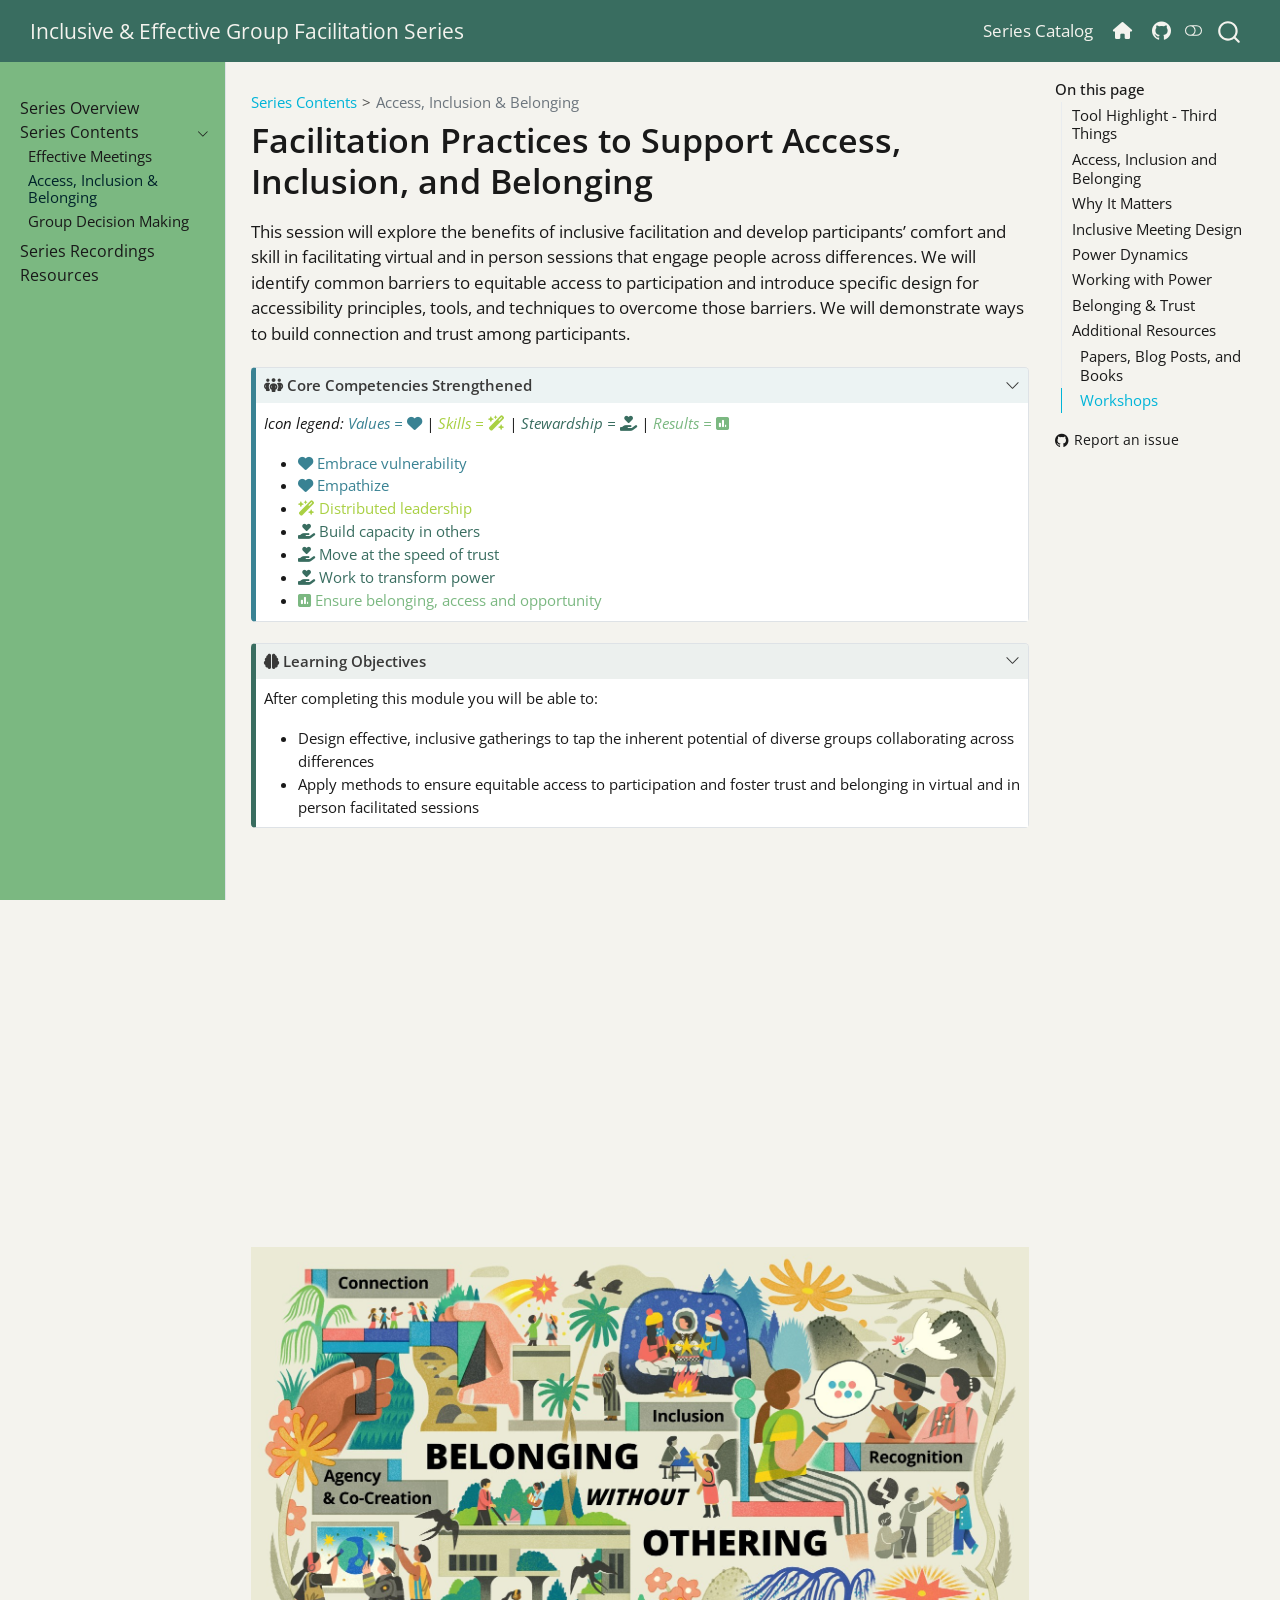
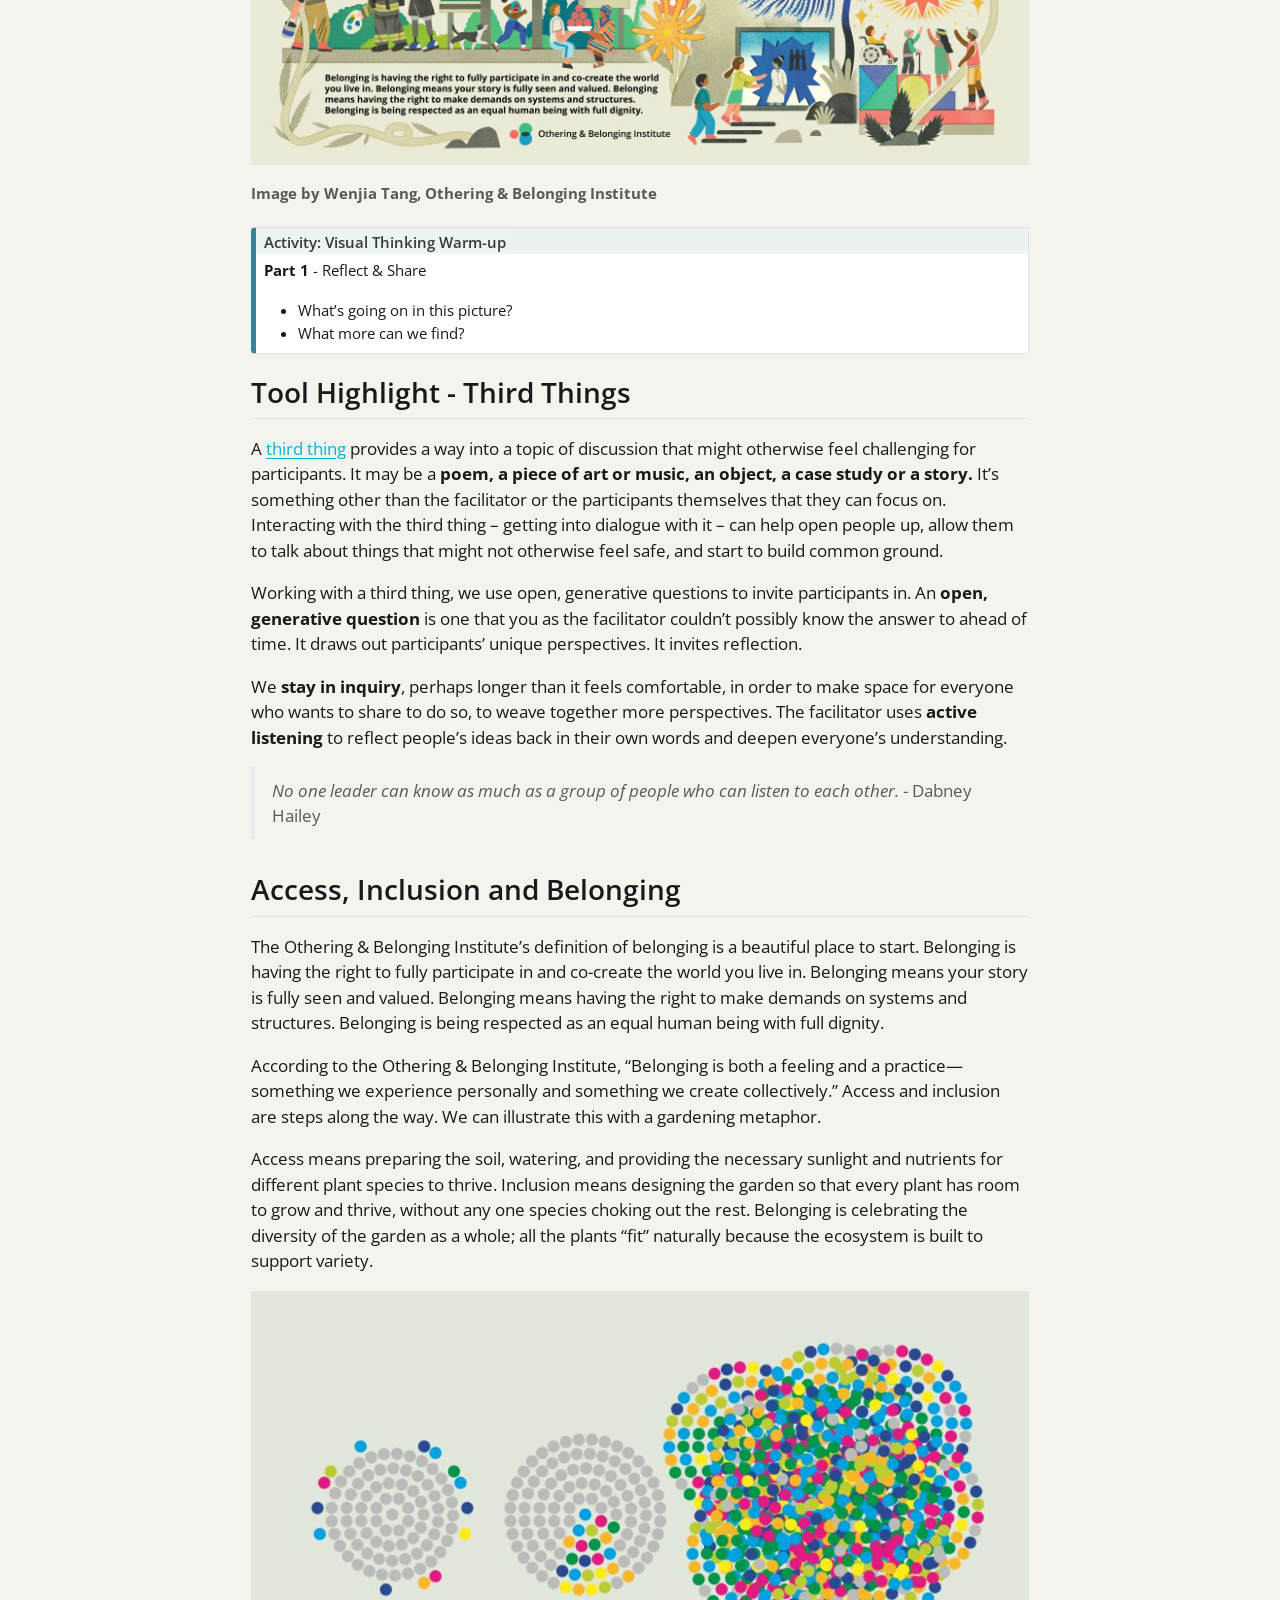
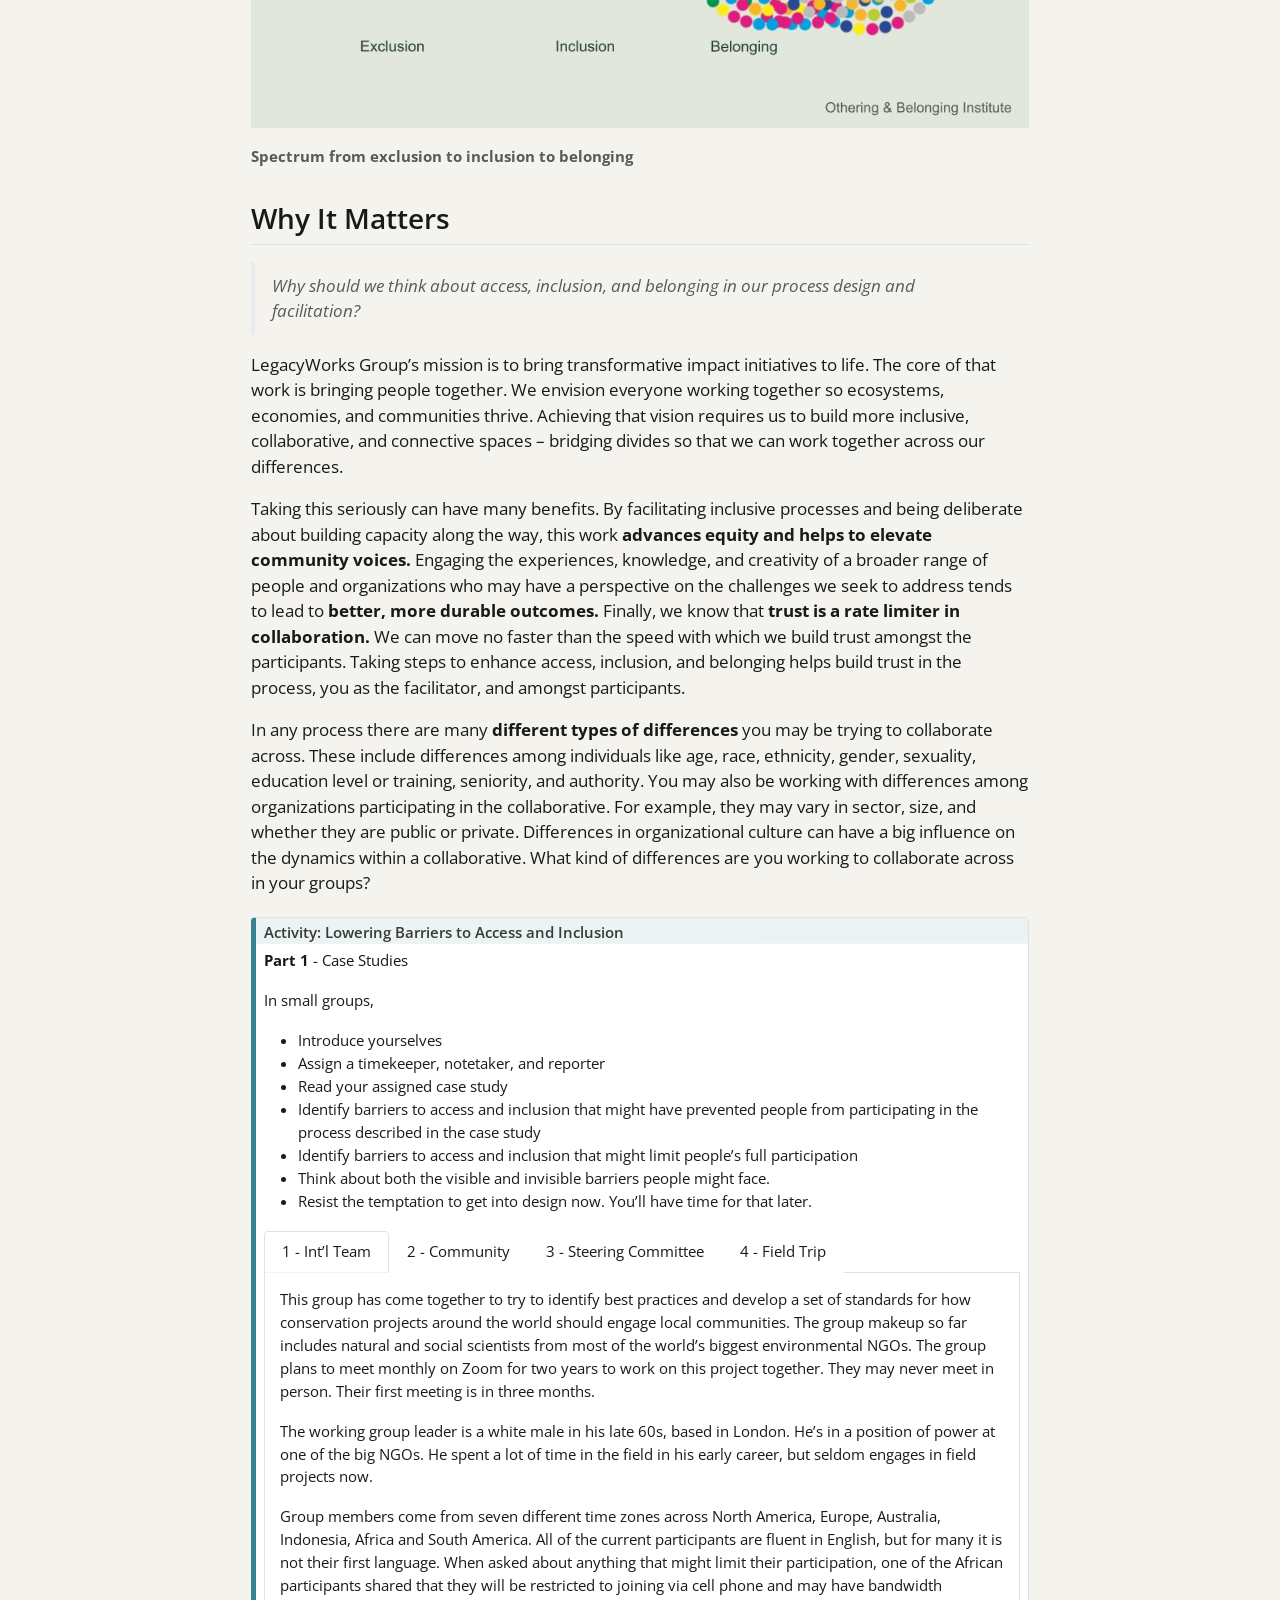
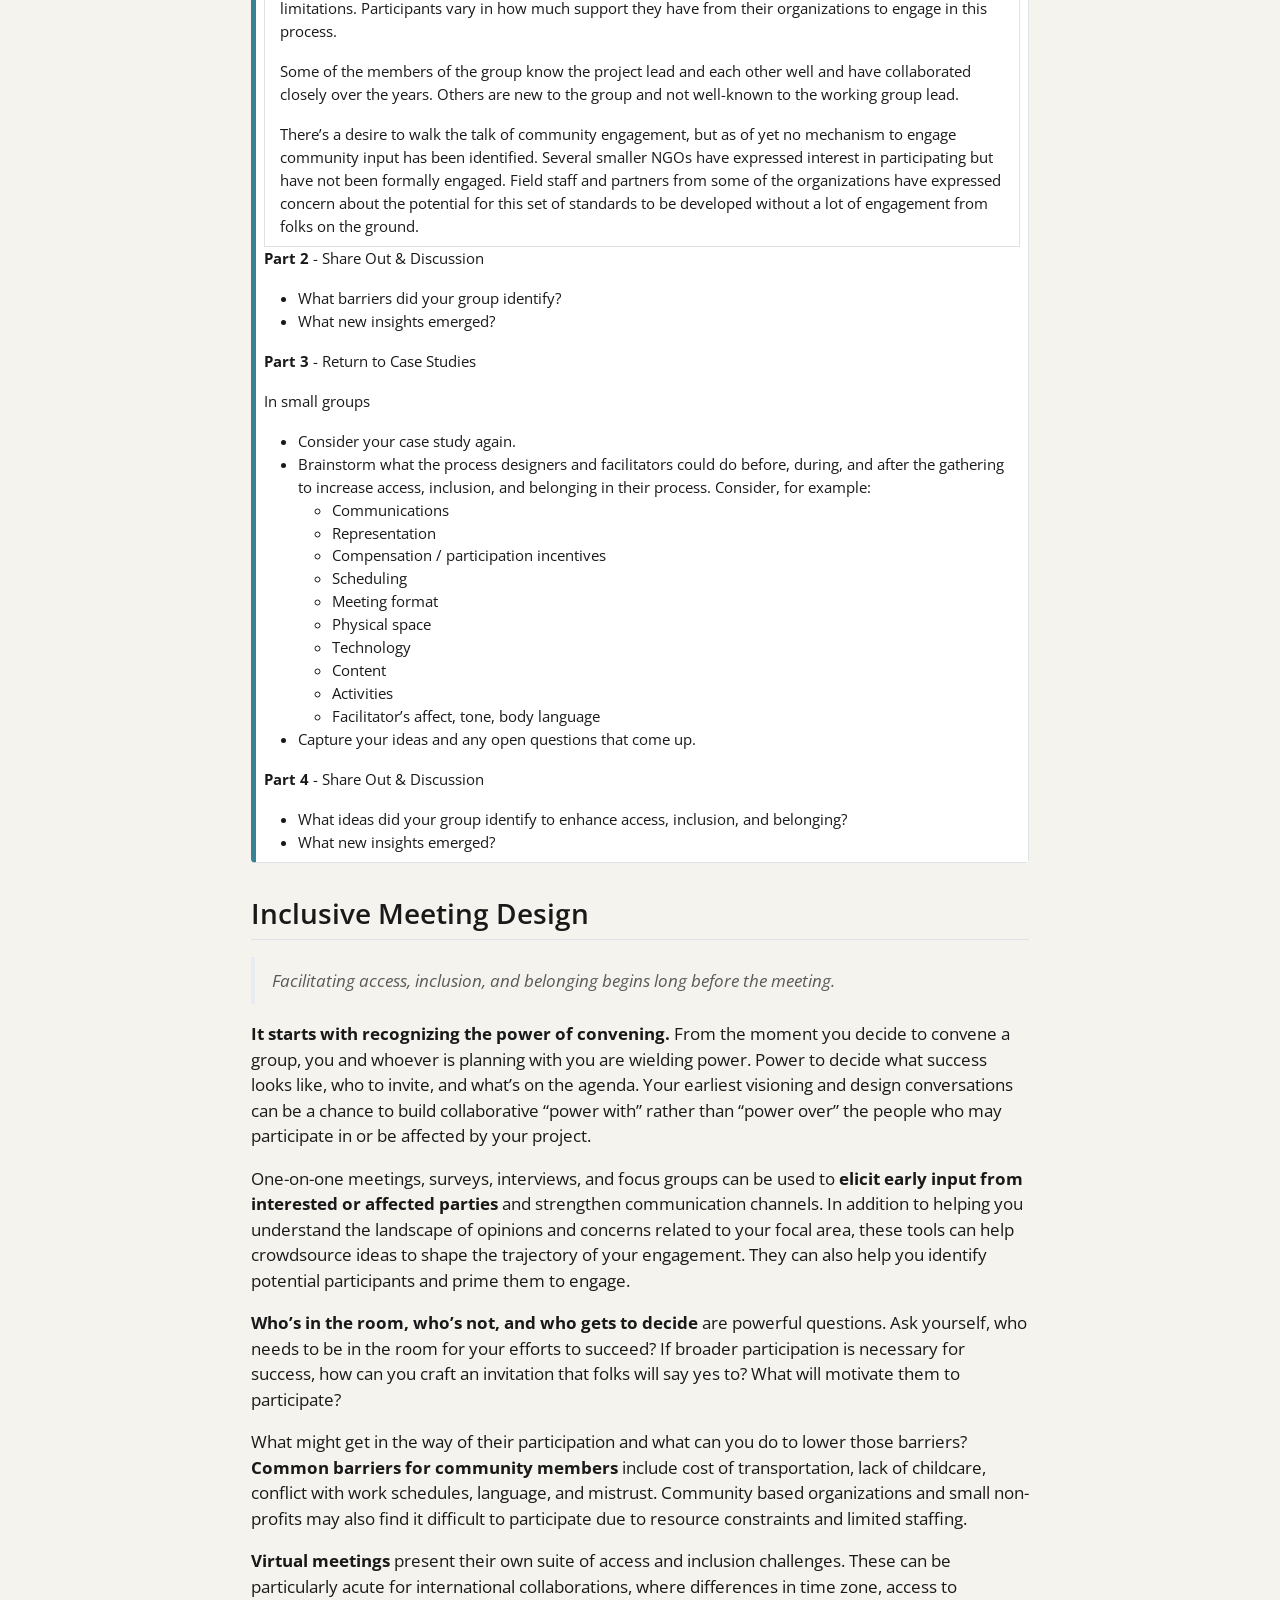
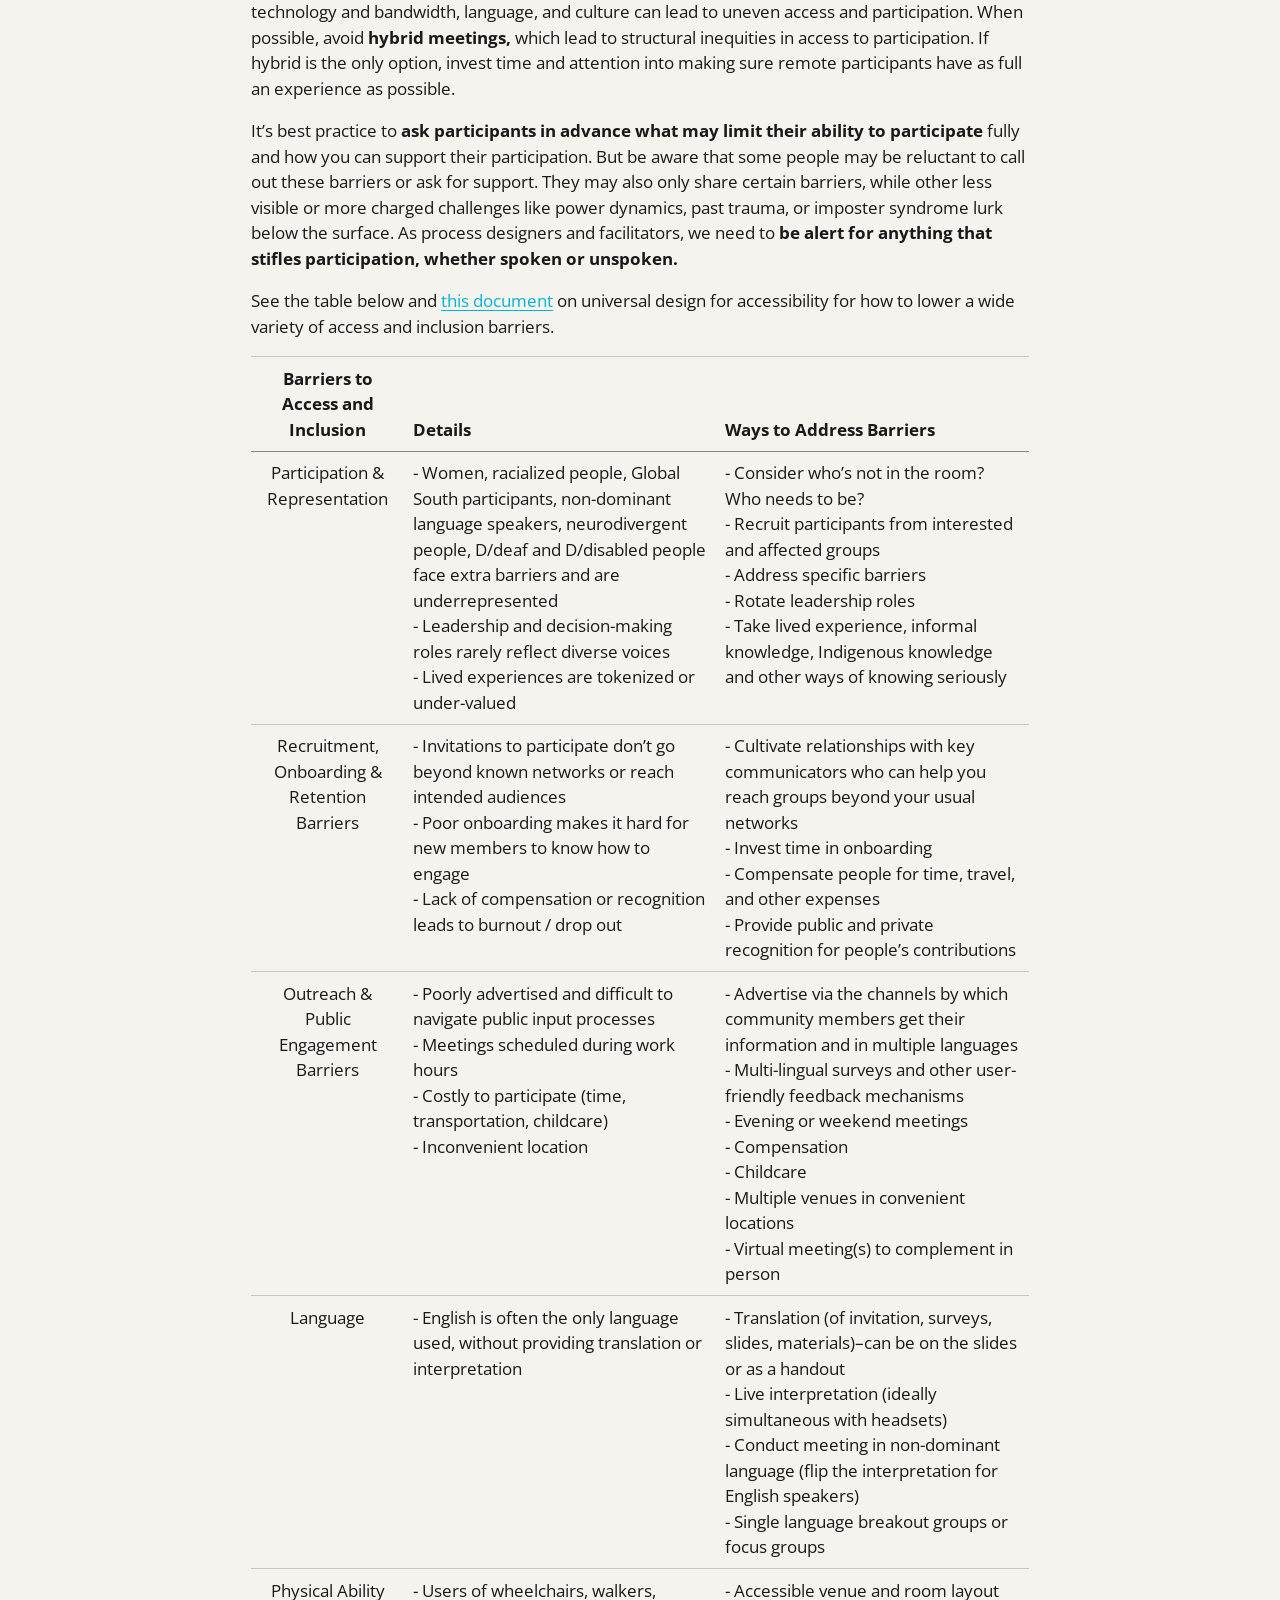
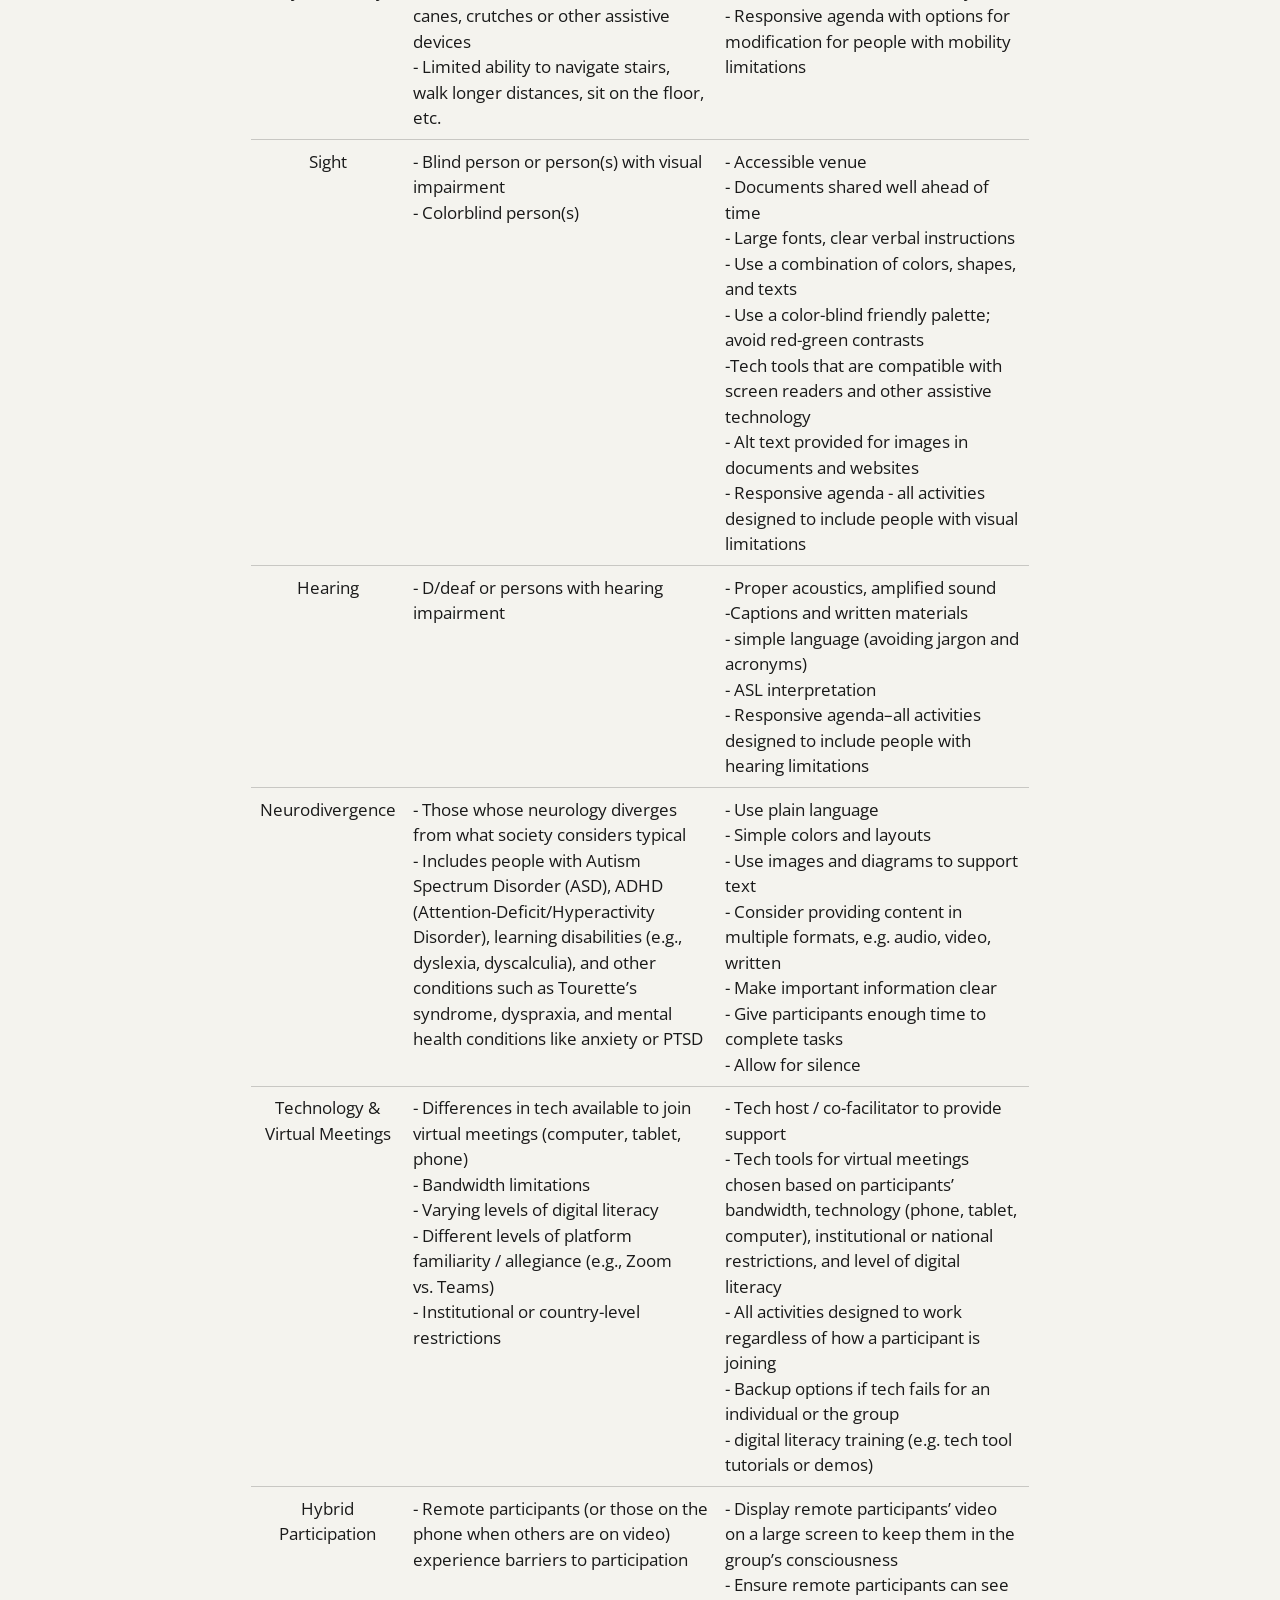
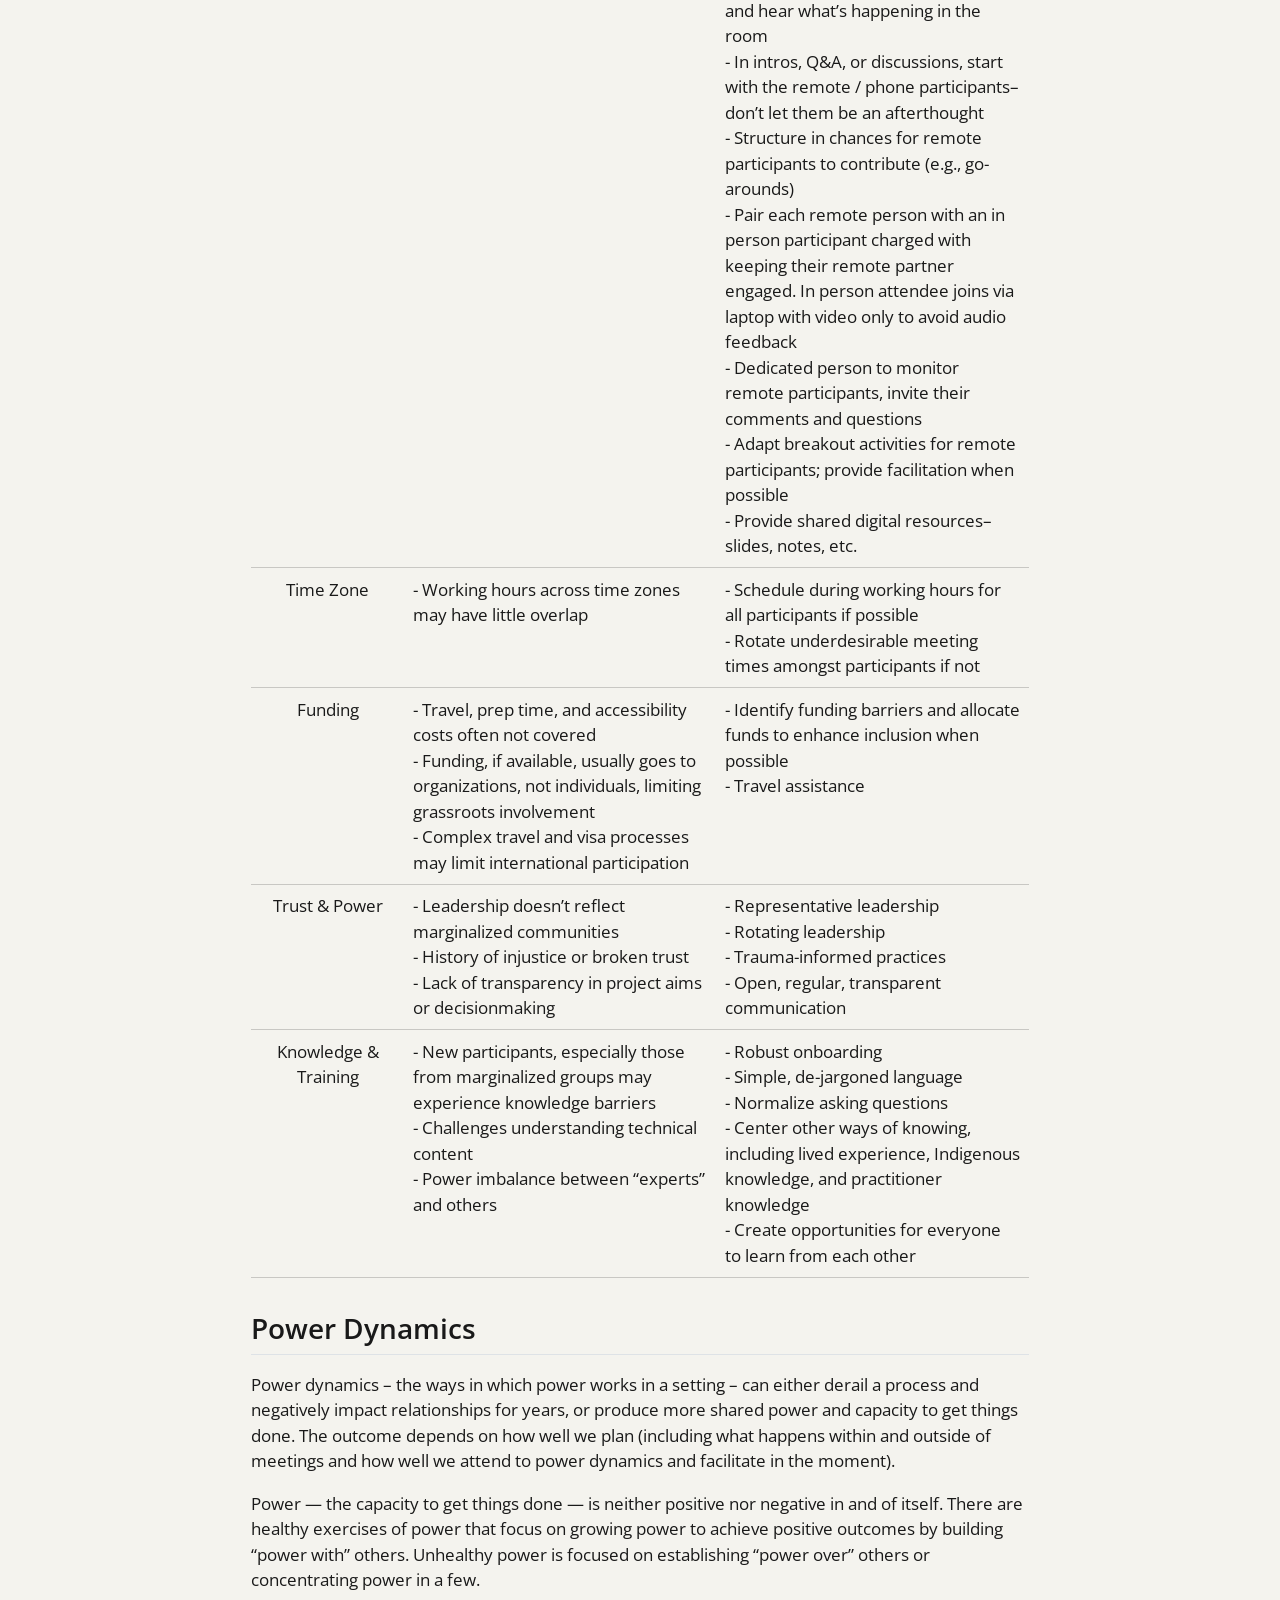
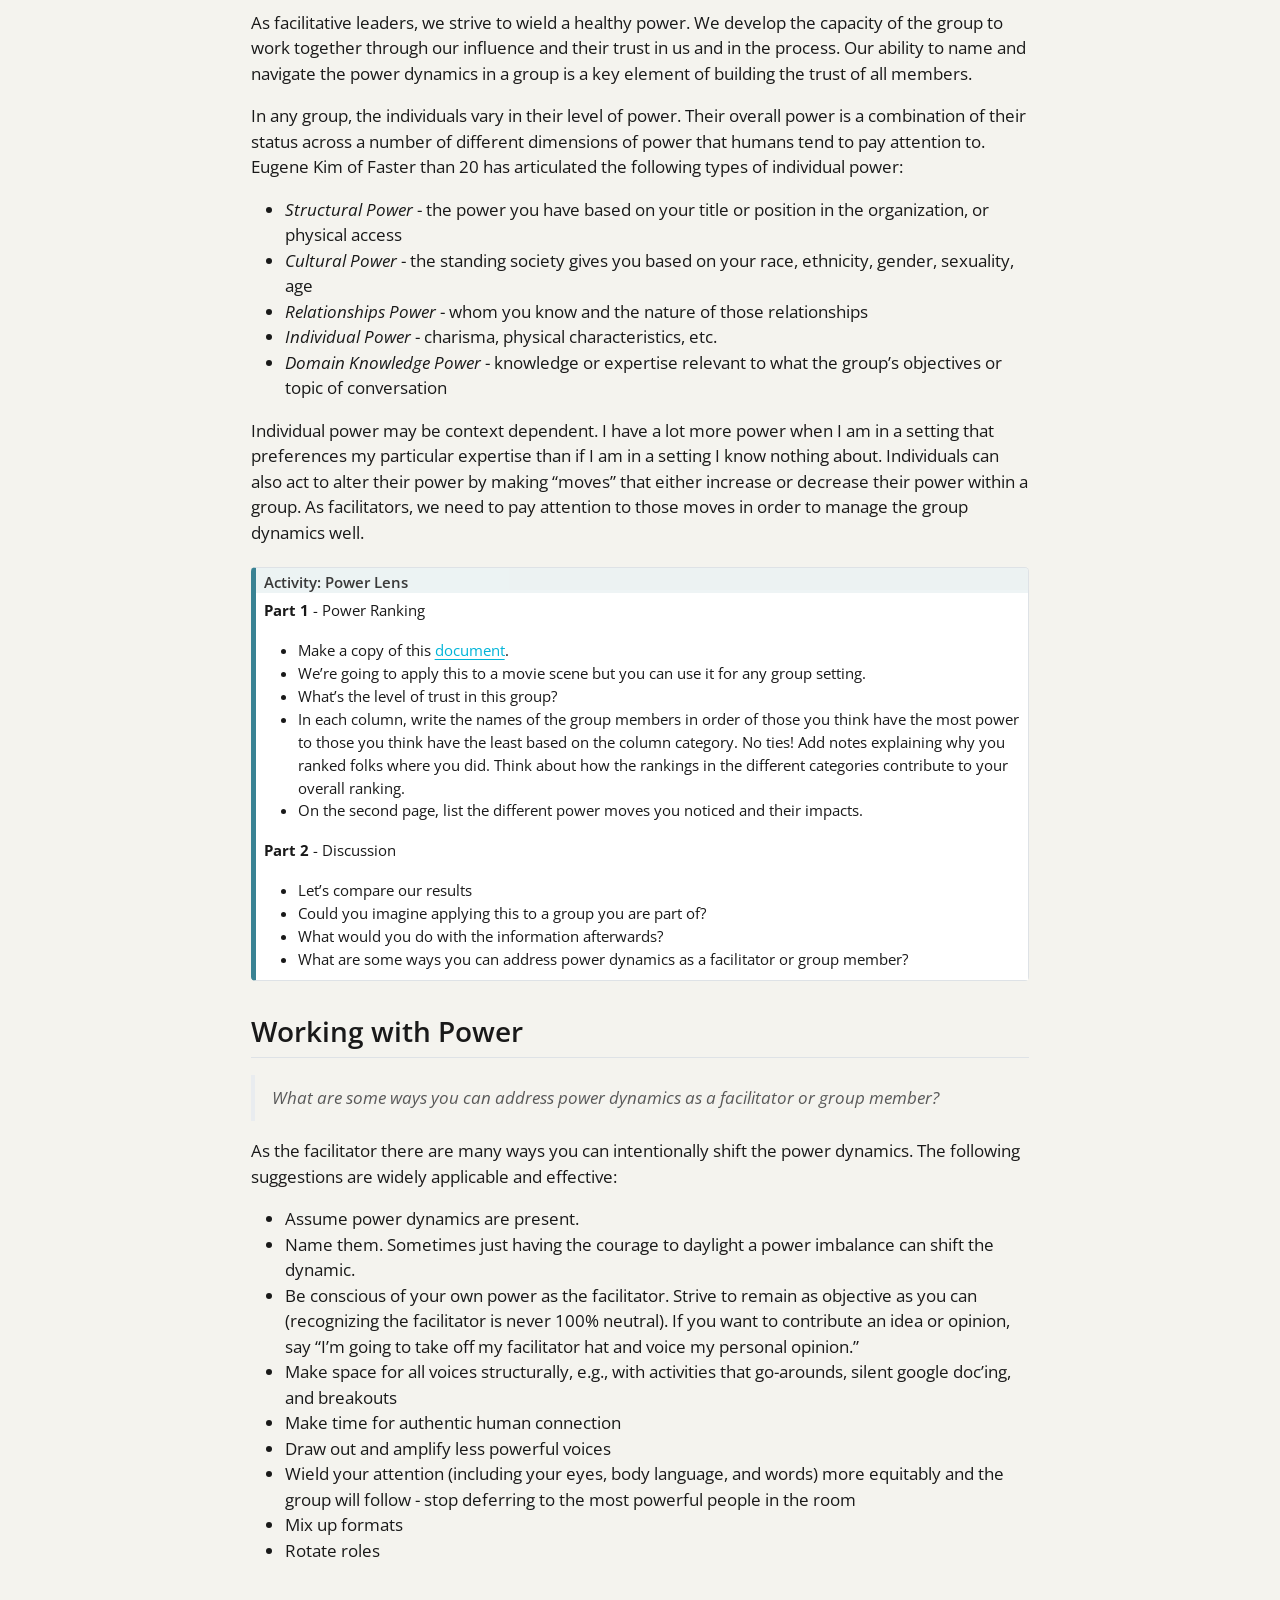
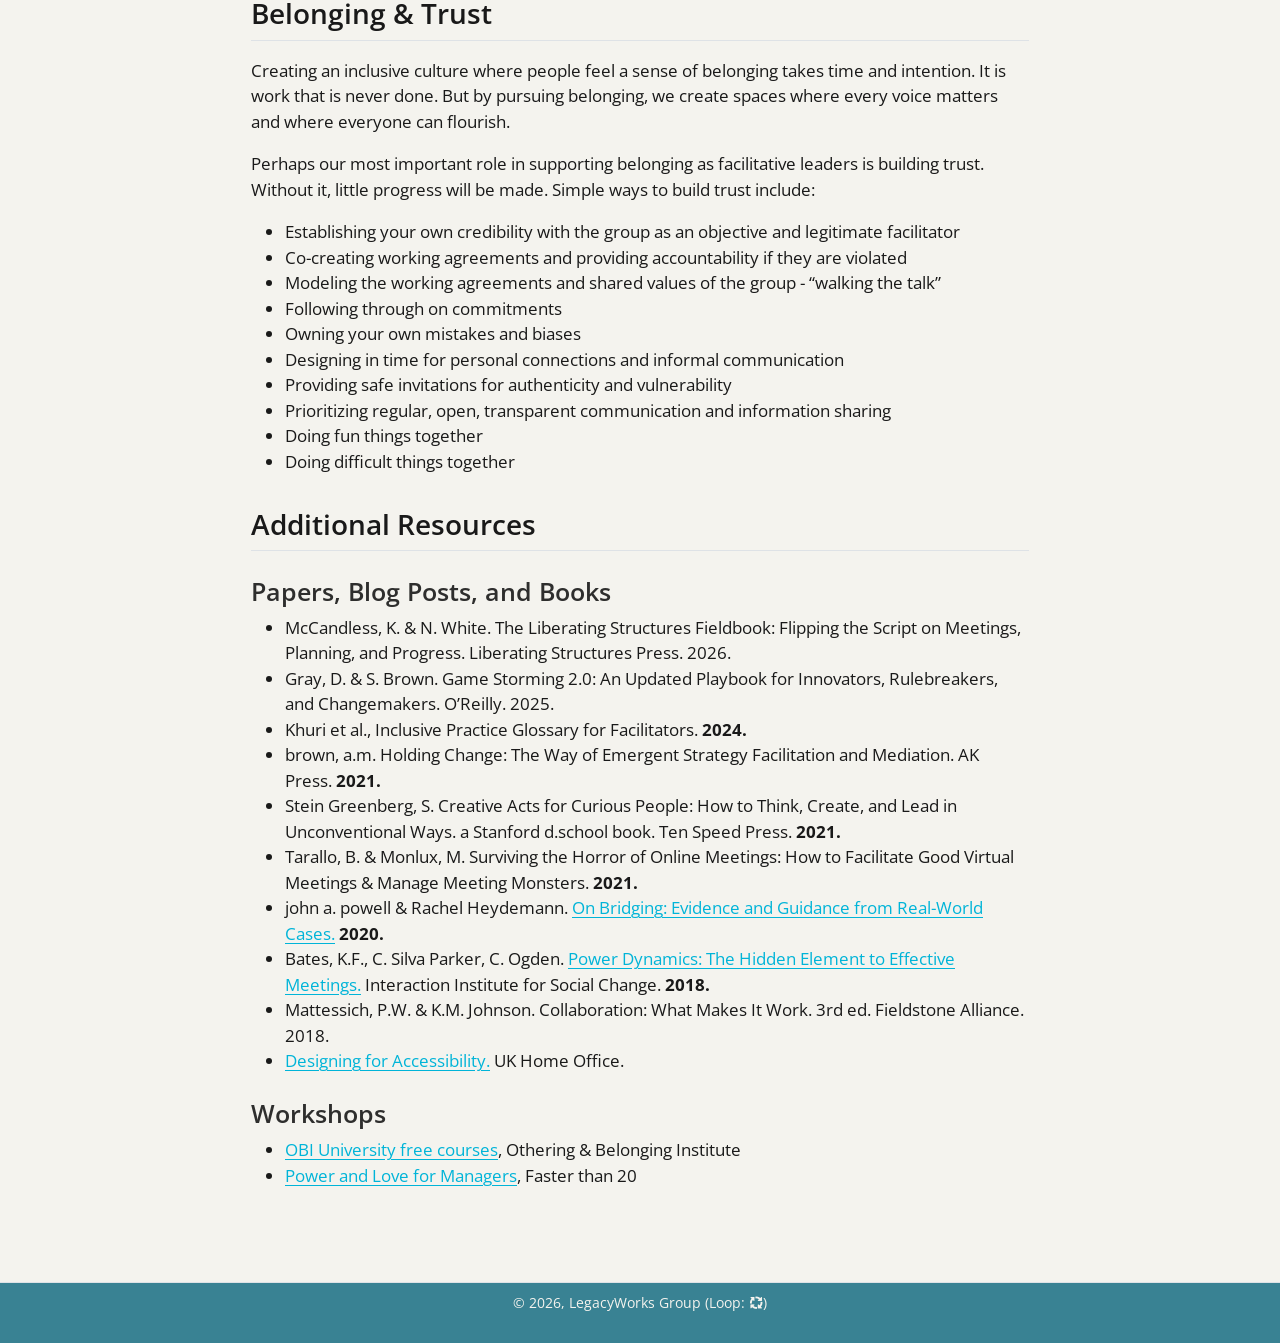
<file: content/belonging.html>
<!DOCTYPE html>
<html xmlns="http://www.w3.org/1999/xhtml" lang="en" xml:lang="en"><head>

<meta charset="utf-8">
<meta name="generator" content="quarto-1.11.9">

<meta name="viewport" content="width=device-width, initial-scale=1.0, user-scalable=yes">


<title>Facilitation Practices to Support Access, Inclusion, and Belonging – Inclusive &amp; Effective Group Facilitation Series</title>
<style>
/* Default styles provided by pandoc.
** See https://pandoc.org/MANUAL.html#variables-for-html for config info.
*/
span.smallcaps{font-variant: small-caps;}
div.columns{display: flex; gap: 1.5em;}
div.column{flex: auto;}
@media screen {
div.columns{gap: min(4vw, 1.5em);}
div.column{overflow-x: auto;}
}
div.hanging-indent{margin-left: 1.5em; text-indent: -1.5em;}
ul.task-list{list-style: none;}
ul.task-list li input[type="checkbox"] {
  width: 0.8em;
  margin: 0 0.8em 0.2em -1em; /* quarto-specific, see https://github.com/quarto-dev/quarto-cli/issues/4556 */ 
  vertical-align: middle;
}
</style>


<script src="../site_libs/quarto-nav/quarto-nav.js"></script>
<script src="../site_libs/quarto-nav/headroom.min.js"></script>
<script src="../site_libs/clipboard/clipboard.min.js"></script>
<script src="../site_libs/quarto-search/autocomplete.umd.js"></script>
<script src="../site_libs/quarto-search/fuse.min.js"></script>
<script src="../site_libs/quarto-search/quarto-search.js"></script>
<meta name="quarto:offset" content="../">
<link href="../content/images/logo_lwg-circle.png" rel="icon" type="image/png">
<script src="../site_libs/quarto-html/quarto.js" type="module"></script>
<script src="../site_libs/quarto-html/tabsets/tabsets.js" type="module"></script>
<script src="../site_libs/quarto-html/scrollable-regions/scrollable-regions.js" type="module"></script>
<script src="../site_libs/quarto-html/popper.min.js"></script>
<script src="../site_libs/quarto-html/tippy.umd.min.js"></script>
<script src="../site_libs/quarto-html/anchor.min.js"></script>
<link href="../site_libs/quarto-html/tippy.css" rel="stylesheet">
<link href="../site_libs/quarto-html/quarto-syntax-highlighting-63b5708e65d6cd79cd7618c58d0c21e7.css" rel="stylesheet" class="quarto-color-scheme" id="quarto-text-highlighting-styles">
<link href="../site_libs/quarto-html/quarto-syntax-highlighting-dark-447e42e69aaa9833c0ba1b986f430b20.css" rel="stylesheet" class="quarto-color-scheme quarto-color-alternate" id="quarto-text-highlighting-styles">
<link href="../site_libs/quarto-html/quarto-syntax-highlighting-63b5708e65d6cd79cd7618c58d0c21e7.css" rel="stylesheet" class="quarto-color-scheme-extra" id="quarto-text-highlighting-styles">
<script src="../site_libs/bootstrap/bootstrap.min.js"></script>
<link href="../site_libs/bootstrap/bootstrap-icons.css" rel="stylesheet">
<link href="../site_libs/bootstrap/bootstrap-e98da9be81661ecb6ac984ca3b5b6dd8.min.css" rel="stylesheet" append-hash="true" class="quarto-color-scheme" id="quarto-bootstrap" data-mode="light">
<link href="../site_libs/bootstrap/bootstrap-dark-90762f6b8fdf0c4e20819e556e25b376.min.css" rel="stylesheet" append-hash="true" class="quarto-color-scheme quarto-color-alternate" id="quarto-bootstrap" data-mode="dark">
<link href="../site_libs/bootstrap/bootstrap-e98da9be81661ecb6ac984ca3b5b6dd8.min.css" rel="stylesheet" append-hash="true" class="quarto-color-scheme-extra" id="quarto-bootstrap" data-mode="light">
<link href="../site_libs/quarto-contrib/fontawesome6-6.7.2/all.min.css" rel="stylesheet">
<link href="../site_libs/quarto-contrib/fontawesome6-6.7.2/latex-fontsize.css" rel="stylesheet">
<script id="quarto-search-options" type="application/json">{
  "location": "navbar",
  "copy-button": false,
  "collapse-after": 3,
  "panel-placement": "end",
  "type": "overlay",
  "limit": 50,
  "keyboard-shortcut": [
    "f",
    "/",
    "s"
  ],
  "show-item-context": false,
  "language": {
    "search-no-results-text": "No results",
    "search-matching-documents-text": "matching documents",
    "search-copy-link-title": "Copy link to search",
    "search-hide-matches-text": "Hide additional matches",
    "search-more-match-text": "more match in this document",
    "search-more-matches-text": "more matches in this document",
    "search-clear-button-title": "Clear",
    "search-text-placeholder": "",
    "search-detached-cancel-button-title": "Cancel",
    "search-submit-button-title": "Submit",
    "search-label": "Search"
  }
}</script>


</head>

<body class="nav-sidebar docked nav-fixed quarto-light"><a id="quarto-skip-link" class="visually-hidden-focusable" href="#quarto-document-content">Skip to main content</a><script id="quarto-html-before-body" type="application/javascript">
    const toggleBodyColorMode = (bsSheetEl) => {
      const mode = bsSheetEl.getAttribute("data-mode");
      const bodyEl = window.document.querySelector("body");
      if (mode === "dark") {
        bodyEl.classList.add("quarto-dark");
        bodyEl.classList.remove("quarto-light");
      } else {
        bodyEl.classList.add("quarto-light");
        bodyEl.classList.remove("quarto-dark");
      }
    }
    const toggleBodyColorPrimary = () => {
      const bsSheetEl = window.document.querySelector("link#quarto-bootstrap:not([rel=disabled-stylesheet])");
      if (bsSheetEl) {
        toggleBodyColorMode(bsSheetEl);
      }
    }
    const setColorSchemeToggle = (alternate) => {
      const toggles = window.document.querySelectorAll('.quarto-color-scheme-toggle');
      for (let i=0; i < toggles.length; i++) {
        const toggle = toggles[i];
        if (toggle) {
          toggle.setAttribute("aria-checked", alternate ? "true" : "false");
          if (alternate) {
            toggle.classList.add("alternate");
          } else {
            toggle.classList.remove("alternate");
          }
        }
      }
    };
    const toggleColorMode = (alternate) => {
      // Switch the stylesheets
      const primaryStylesheets = window.document.querySelectorAll('link.quarto-color-scheme:not(.quarto-color-alternate)');
      const alternateStylesheets = window.document.querySelectorAll('link.quarto-color-scheme.quarto-color-alternate');
      manageTransitions('#quarto-margin-sidebar .nav-link', false);
      if (alternate) {
        // note: dark is layered on light, we don't disable primary!
        enableStylesheet(alternateStylesheets);
        for (const sheetNode of alternateStylesheets) {
          if (sheetNode.id === "quarto-bootstrap") {
            toggleBodyColorMode(sheetNode);
          }
        }
      } else {
        disableStylesheet(alternateStylesheets);
        enableStylesheet(primaryStylesheets)
        toggleBodyColorPrimary();
      }
      manageTransitions('#quarto-margin-sidebar .nav-link', true);
      // Switch the toggles
      setColorSchemeToggle(alternate)
    }
    // Hack to workaround the fact that safari doesn't
    // properly recolor the scrollbar when toggling (#1455).
    // Not run on load: stylesheets are set before first paint there, and
    // scrolling would undo the scroll to a URL fragment (#14973).
    // The one pixel nudge keeps the reader where they were.
    const refreshSafariScrollbar = () => {
      if (navigator.userAgent.indexOf('Safari') > 0 && navigator.userAgent.indexOf('Chrome') == -1) {
        manageTransitions("body", false);
        const scrollY = window.scrollY;
        window.scrollTo(0, scrollY > 0 ? scrollY - 1 : 1);
        setTimeout(() => {
          window.scrollTo(0, scrollY);
          manageTransitions("body", true);
        }, 40);
      }
    }
    const disableStylesheet = (stylesheets) => {
      for (let i=0; i < stylesheets.length; i++) {
        const stylesheet = stylesheets[i];
        stylesheet.rel = 'disabled-stylesheet';
      }
    }
    const enableStylesheet = (stylesheets) => {
      for (let i=0; i < stylesheets.length; i++) {
        const stylesheet = stylesheets[i];
        if(stylesheet.rel !== 'stylesheet') { // for Chrome, which will still FOUC without this check
          stylesheet.rel = 'stylesheet';
        }
      }
    }
    const manageTransitions = (selector, allowTransitions) => {
      const els = window.document.querySelectorAll(selector);
      for (let i=0; i < els.length; i++) {
        const el = els[i];
        if (allowTransitions) {
          el.classList.remove('notransition');
        } else {
          el.classList.add('notransition');
        }
      }
    }
    const isFileUrl = () => {
      return window.location.protocol === 'file:';
    }
    const hasAlternateSentinel = () => {
      let styleSentinel = getColorSchemeSentinel();
      if (styleSentinel !== null) {
        return styleSentinel === "alternate";
      } else {
        return false;
      }
    }
    const setStyleSentinel = (alternate) => {
      const value = alternate ? "alternate" : "default";
      if (!isFileUrl()) {
        window.localStorage.setItem("quarto-color-scheme", value);
      } else {
        localAlternateSentinel = value;
      }
    }
    const getColorSchemeSentinel = () => {
      if (!isFileUrl()) {
        const storageValue = window.localStorage.getItem("quarto-color-scheme");
        return storageValue != null ? storageValue : localAlternateSentinel;
      } else {
        return localAlternateSentinel;
      }
    }
    const toggleGiscusIfUsed = (isAlternate, darkModeDefault) => {
      const baseTheme = document.querySelector('#giscus-base-theme')?.value ?? 'light';
      const alternateTheme = document.querySelector('#giscus-alt-theme')?.value ?? 'dark';
      let newTheme = '';
      if(authorPrefersDark) {
        newTheme = isAlternate ? baseTheme : alternateTheme;
      } else {
        newTheme = isAlternate ? alternateTheme : baseTheme;
      }
      const changeGiscusTheme = () => {
        // From: https://github.com/giscus/giscus/issues/336
        const sendMessage = (message) => {
          const iframe = document.querySelector('iframe.giscus-frame');
          if (!iframe) return;
          iframe.contentWindow.postMessage({ giscus: message }, 'https://giscus.app');
        }
        sendMessage({
          setConfig: {
            theme: newTheme
          }
        });
      }
      const isGiscussLoaded = window.document.querySelector('iframe.giscus-frame') !== null;
      if (isGiscussLoaded) {
        changeGiscusTheme();
      }
    };
    const authorPrefersDark = false;
    const darkModeDefault = authorPrefersDark;
      document.querySelector('link#quarto-text-highlighting-styles.quarto-color-scheme-extra').rel = 'disabled-stylesheet';
      document.querySelector('link#quarto-bootstrap.quarto-color-scheme-extra').rel = 'disabled-stylesheet';
    let localAlternateSentinel = darkModeDefault ? 'alternate' : 'default';
    // Dark / light mode switch
    window.quartoToggleColorScheme = () => {
      // Read the current dark / light value
      let toAlternate = !hasAlternateSentinel();
      toggleColorMode(toAlternate);
      refreshSafariScrollbar();
      setStyleSentinel(toAlternate);
      toggleGiscusIfUsed(toAlternate, darkModeDefault);
      window.dispatchEvent(new Event('resize'));
    };
    // Switch to dark mode if need be
    if (hasAlternateSentinel()) {
      toggleColorMode(true);
    } else {
      toggleColorMode(false);
    }
  </script>

<div id="quarto-search-results"></div>
  <header id="quarto-header" class="headroom fixed-top">
    <nav class="navbar navbar-expand-lg " data-bs-theme="dark" aria-label="Site">
      <div class="navbar-container container-fluid">
      <div class="navbar-brand-container mx-auto">
    <a class="navbar-brand" href="../index.html">
    <span class="navbar-title">Inclusive &amp; Effective Group Facilitation Series</span>
    </a>
  </div>
          <button class="navbar-toggler" type="button" data-bs-toggle="collapse" data-bs-target="#navbarCollapse" aria-controls="navbarCollapse" aria-expanded="false" aria-label="Toggle navigation" onclick="if (window.quartoToggleHeadroom) { window.quartoToggleHeadroom(); }">
  <span class="navbar-toggler-icon"></span>
</button>
          <div class="collapse navbar-collapse" id="navbarCollapse">
            <ul class="navbar-nav navbar-nav-scroll ms-auto">
  <li class="nav-item">
    <a class="nav-link" href="https://legacyworksgroup.github.io/learning-catalog/"> 
<span class="menu-text">Series Catalog</span></a>
  </li>  
  <li class="nav-item">
    <a class="nav-link" href="https://legacyworksgroup.com/"> 
<span class="menu-text"><i class="fa-solid fa-house" aria-label="house"></i></span></a>
  </li>  
  <li class="nav-item compact">
    <a class="nav-link" href="https://github.com/LegacyWorksGroup/inclusive-facilitation"> <i class="bi bi-github" role="img">
</i> 
<span class="menu-text"></span></a>
  </li>  
</ul>
          </div> <!-- /navcollapse -->
            <div class="quarto-navbar-tools">
  <button type="button" role="switch" aria-checked="false" class="quarto-color-scheme-toggle quarto-navigation-tool  px-1" onclick="window.quartoToggleColorScheme(); return false;" title="Toggle dark mode" aria-label="Toggle dark mode"><i class="bi"></i></button>
</div>
            <div id="quarto-search" class="" title="Search"></div>
      </div> <!-- /container-fluid -->
    </nav>
  <nav class="quarto-secondary-nav" aria-label="Toolbar">
    <div class="container-fluid d-flex">
      <button type="button" class="quarto-btn-toggle btn" data-bs-toggle="collapse" role="button" data-bs-target=".quarto-sidebar-collapse-item" aria-controls="quarto-sidebar" aria-expanded="false" aria-label="Toggle sidebar navigation" onclick="if (window.quartoToggleHeadroom) { window.quartoToggleHeadroom(); }">
        <i class="bi bi-layout-text-sidebar-reverse"></i>
      </button>
        <nav class="quarto-page-breadcrumbs" aria-label="Breadcrumbs"><ol class="breadcrumb"><li class="breadcrumb-item"><a href="../content/meetings.html">Series Contents</a></li><li class="breadcrumb-item"><a href="../content/belonging.html">Access, Inclusion &amp; Belonging</a></li></ol></nav>
        <a class="flex-grow-1" data-bs-toggle="collapse" data-bs-target=".quarto-sidebar-collapse-item" onclick="if (window.quartoToggleHeadroom) { window.quartoToggleHeadroom(); }">      
        </a>
    </div>
  </nav>
</header>
<!-- content -->
<div id="quarto-content" class="quarto-container page-columns page-rows-contents page-layout-article page-navbar">
<!-- sidebar -->
  <nav id="quarto-sidebar" class="sidebar collapse collapse-horizontal quarto-sidebar-collapse-item sidebar-navigation docked overflow-auto" aria-label="Section">
    <div class="sidebar-menu-container"> 
    <ul class="list-unstyled mt-1">
        <li class="sidebar-item">
  <div class="sidebar-item-container"> 
  <a href="../index.html" class="sidebar-item-text sidebar-link">
 <span class="menu-text">Series Overview</span></a>
  </div>
</li>
        <li class="sidebar-item sidebar-item-section">
      <div class="sidebar-item-container"> 
            <button type="button" class="sidebar-item-text sidebar-item-toggle sidebar-link text-start" data-bs-toggle="collapse" data-bs-target="#quarto-sidebar-section-1" aria-controls="quarto-sidebar-section-1" aria-expanded="true">
 <span class="menu-text" id="quarto-sidebar-section-1-label">Series Contents</span><i class="bi bi-chevron-right" aria-hidden="true"></i></button>
      </div>
      <ul id="quarto-sidebar-section-1" aria-labelledby="quarto-sidebar-section-1-label" class="collapse list-unstyled sidebar-section depth1 show">  
          <li class="sidebar-item">
  <div class="sidebar-item-container"> 
  <a href="../content/meetings.html" class="sidebar-item-text sidebar-link">
 <span class="menu-text">Effective Meetings</span></a>
  </div>
</li>
          <li class="sidebar-item">
  <div class="sidebar-item-container"> 
  <a href="../content/belonging.html" class="sidebar-item-text sidebar-link active">
 <span class="menu-text">Access, Inclusion &amp; Belonging</span></a>
  </div>
</li>
          <li class="sidebar-item">
  <div class="sidebar-item-container"> 
  <a href="../content/decision-making.html" class="sidebar-item-text sidebar-link">
 <span class="menu-text">Group Decision Making</span></a>
  </div>
</li>
      </ul>
  </li>
        <li class="sidebar-item">
  <div class="sidebar-item-container"> 
  <a href="../recordings.html" class="sidebar-item-text sidebar-link">
 <span class="menu-text">Series Recordings</span></a>
  </div>
</li>
        <li class="sidebar-item">
  <div class="sidebar-item-container"> 
  <a href="../resources.html" class="sidebar-item-text sidebar-link">
 <span class="menu-text">Resources</span></a>
  </div>
</li>
    </ul>
    </div>
</nav>
<div id="quarto-sidebar-glass" class="quarto-sidebar-collapse-item" data-bs-toggle="collapse" data-bs-target=".quarto-sidebar-collapse-item"></div>
<!-- margin-sidebar -->
    <div id="quarto-margin-sidebar" class="sidebar margin-sidebar">
        <nav id="TOC" role="doc-toc" aria-labelledby="toc-title" class="toc-active">
    <h2 id="toc-title">On this page</h2>
   
  <ul>
  <li><a href="#tool-highlight---third-things" id="toc-tool-highlight---third-things" class="nav-link active" data-scroll-target="#tool-highlight---third-things">Tool Highlight - Third Things</a></li>
  <li><a href="#access-inclusion-and-belonging" id="toc-access-inclusion-and-belonging" class="nav-link" data-scroll-target="#access-inclusion-and-belonging">Access, Inclusion and Belonging</a></li>
  <li><a href="#why-it-matters" id="toc-why-it-matters" class="nav-link" data-scroll-target="#why-it-matters">Why It Matters</a></li>
  <li><a href="#inclusive-meeting-design" id="toc-inclusive-meeting-design" class="nav-link" data-scroll-target="#inclusive-meeting-design">Inclusive Meeting Design</a></li>
  <li><a href="#power-dynamics" id="toc-power-dynamics" class="nav-link" data-scroll-target="#power-dynamics">Power Dynamics</a></li>
  <li><a href="#working-with-power" id="toc-working-with-power" class="nav-link" data-scroll-target="#working-with-power">Working with Power</a></li>
  <li><a href="#belonging-trust" id="toc-belonging-trust" class="nav-link" data-scroll-target="#belonging-trust">Belonging &amp; Trust</a></li>
  <li><a href="#additional-resources" id="toc-additional-resources" class="nav-link" data-scroll-target="#additional-resources">Additional Resources</a>
  <ul class="collapse">
  <li><a href="#papers-blog-posts-and-books" id="toc-papers-blog-posts-and-books" class="nav-link" data-scroll-target="#papers-blog-posts-and-books">Papers, Blog Posts, and Books</a></li>
  <li><a href="#workshops" id="toc-workshops" class="nav-link" data-scroll-target="#workshops">Workshops</a></li>
  </ul></li>
  </ul>
<div class="toc-actions"><ul><li><a href="https://github.com/LegacyWorksGroup/inclusive-facilitation/issues/new" class="toc-action"><i class="bi bi-github"></i>Report an issue</a></li></ul></div></nav>
    </div>
<!-- main -->
<main class="content" id="quarto-document-content" tabindex="-1">


<header id="title-block-header" class="quarto-title-block default"><nav class="quarto-page-breadcrumbs quarto-title-breadcrumbs d-none d-lg-block" aria-label="Breadcrumbs"><ol class="breadcrumb"><li class="breadcrumb-item"><a href="../content/meetings.html">Series Contents</a></li><li class="breadcrumb-item"><a href="../content/belonging.html">Access, Inclusion &amp; Belonging</a></li></ol></nav>
<div class="quarto-title">
<h1 class="title">Facilitation Practices to Support Access, Inclusion, and Belonging</h1>
</div>



<div class="quarto-title-meta">

    
  
    
  </div>
  


</header>


<meta name="robots" content="noindex, nofollow">
<p>This session will explore the benefits of inclusive facilitation and develop participants’ comfort and skill in facilitating virtual and in person sessions that engage people across differences. We will identify common barriers to equitable access to participation and introduce specific design for accessibility principles, tools, and techniques to overcome those barriers. We will demonstrate ways to build connection and trust among participants.</p>
<div class="callout callout-style-default callout-note no-icon callout-titled">
<div class="callout-header d-flex align-content-center" data-bs-toggle="collapse" data-bs-target=".callout-1-contents" aria-controls="callout-1" aria-expanded="true" aria-label="Toggle callout">
<div class="callout-icon-container">
<i class="callout-icon no-icon"></i>
</div>
<div class="callout-title-container flex-fill">
<span class="screen-reader-only">Note</span><i class="fa-solid fa-people-group" aria-label="people-group"></i> Core Competencies Strengthened
</div>
<div class="callout-btn-toggle d-inline-block border-0 py-1 ps-1 pe-0 float-end"><i class="callout-toggle"></i></div>
</div>
<div id="callout-1" class="callout-1-contents callout-collapse collapse show">
<div class="callout-body-container callout-body">
<p><em>Icon legend: <span class="cc-value">Values = <i class="fa-solid fa-heart" aria-label="heart"></i></span> | <span class="cc-skill">Skills = <i class="fa-solid fa-wand-magic-sparkles" aria-label="wand-magic-sparkles"></i></span> | <span class="cc-steward">Stewardship = <i class="fa-solid fa-hand-holding-heart" aria-label="hand-holding-heart"></i></span> | <span class="cc-result">Results = <i class="fa-solid fa-square-poll-vertical" aria-label="square-poll-vertical"></i></span></em></p>
<ul>
<li><span class="cc-value"><i class="fa-solid fa-heart" aria-label="heart"></i> Embrace vulnerability</span></li>
<li><span class="cc-value"><i class="fa-solid fa-heart" aria-label="heart"></i> Empathize</span></li>
<li><span class="cc-skill"><i class="fa-solid fa-wand-magic-sparkles" aria-label="wand-magic-sparkles"></i> Distributed leadership</span></li>
<li><span class="cc-steward"><i class="fa-solid fa-hand-holding-heart" aria-label="hand-holding-heart"></i> Build capacity in others</span></li>
<li><span class="cc-steward"><i class="fa-solid fa-hand-holding-heart" aria-label="hand-holding-heart"></i> Move at the speed of trust</span></li>
<li><span class="cc-steward"><i class="fa-solid fa-hand-holding-heart" aria-label="hand-holding-heart"></i> Work to transform power</span></li>
<li><span class="cc-result"><i class="fa-solid fa-square-poll-vertical" aria-label="square-poll-vertical"></i> Ensure belonging, access and opportunity</span></li>
</ul>
</div>
</div>
</div>
<div class="callout callout-style-default callout-tip no-icon callout-titled">
<div class="callout-header d-flex align-content-center" data-bs-toggle="collapse" data-bs-target=".callout-2-contents" aria-controls="callout-2" aria-expanded="true" aria-label="Toggle callout">
<div class="callout-icon-container">
<i class="callout-icon no-icon"></i>
</div>
<div class="callout-title-container flex-fill">
<span class="screen-reader-only">Tip</span><i class="fa-solid fa-brain" aria-label="brain"></i> Learning Objectives
</div>
<div class="callout-btn-toggle d-inline-block border-0 py-1 ps-1 pe-0 float-end"><i class="callout-toggle"></i></div>
</div>
<div id="callout-2" class="callout-2-contents callout-collapse collapse show">
<div class="callout-body-container callout-body">
<p>After completing this module you will be able to:</p>
<ul>
<li>Design effective, inclusive gatherings to tap the inherent potential of diverse groups collaborating across differences</li>
<li>Apply methods to ensure equitable access to participation and foster trust and belonging in virtual and in person facilitated sessions</li>
</ul>
</div>
</div>
</div>
<div style="display: flex; justify-content: center;">
<iframe width="560" height="380" src="https://docs.google.com/presentation/d/16JeKjG6DGaxe9n45FdvKyzL-fCJ4YIOEOgG5JiR8Nms/preview?" frameborder="0" allowfullscreen="">
</iframe>
</div>
<p align="center">
<img src="images/belonging_Wenjia-Tang.jpg" alt="Infographic by Wenjia Tang showing multiple vignettes of people connecting across differences - racial, ethnic, economic, social, sectoral, age, physical ability - surrounded by plants, animals, and multi-cultural iconography. The words Connection, Agency &amp; Co-Creation, Inclusion, Recognition, and Belonging without Othering appear. A definition of belonging from the Othering &amp; Belonging Institute is given in the bottom left: Belonging is having the right to fully participate in and co-create the world you live in. Belonging means your story is fully seen and valued. Belonging means having the right to make demands on systems and structures. Belonging is being respected as an equal human being with full dignity." width="100%">
</p><figcaption>
<strong>Image by Wenjia Tang, Othering &amp; Belonging Institute</strong>
</figcaption>
<p></p>
<div class="callout callout-style-default callout-note no-icon callout-titled">
<div class="callout-header d-flex align-content-center">
<div class="callout-icon-container">
<i class="callout-icon no-icon"></i>
</div>
<div class="callout-title-container flex-fill">
<span class="screen-reader-only">Note</span>Activity: Visual Thinking Warm-up
</div>
</div>
<div class="callout-body-container callout-body">
<p><strong>Part 1</strong> - Reflect &amp; Share</p>
<ul>
<li>What’s going on in this picture?</li>
<li>What more can we find?</li>
</ul>
</div>
</div>
<section id="tool-highlight---third-things" class="level2">
<h2 class="anchored" data-anchor-id="tool-highlight---third-things">Tool Highlight - Third Things</h2>
<p>A <a href="https://couragerenewal.org/library/chapter-7-common-ground-third-things%EF%BF%BC%EF%BF%BC/">third thing</a> provides a way into a topic of discussion that might otherwise feel challenging for participants. It may be a <strong>poem, a piece of art or music, an object, a case study or a story.</strong> It’s something other than the facilitator or the participants themselves that they can focus on. Interacting with the third thing – getting into dialogue with it – can help open people up, allow them to talk about things that might not otherwise feel safe, and start to build common ground.</p>
<p>Working with a third thing, we use open, generative questions to invite participants in. An <strong>open, generative question</strong> is one that you as the facilitator couldn’t possibly know the answer to ahead of time. It draws out participants’ unique perspectives. It invites reflection.</p>
<p>We <strong>stay in inquiry</strong>, perhaps longer than it feels comfortable, in order to make space for everyone who wants to share to do so, to weave together more perspectives. The facilitator uses <strong>active listening</strong> to reflect people’s ideas back in their own words and deepen everyone’s understanding.</p>
<blockquote class="blockquote">
<p><em>No one leader can know as much as a group of people who can listen to each other.</em> - Dabney Hailey</p>
</blockquote>
</section>
<section id="access-inclusion-and-belonging" class="level2">
<h2 class="anchored" data-anchor-id="access-inclusion-and-belonging">Access, Inclusion and Belonging</h2>
<p>The Othering &amp; Belonging Institute’s definition of belonging is a beautiful place to start. Belonging is having the right to fully participate in and co-create the world you live in. Belonging means your story is fully seen and valued. Belonging means having the right to make demands on systems and structures. Belonging is being respected as an equal human being with full dignity.</p>
<p>According to the Othering &amp; Belonging Institute, “Belonging is both a feeling and a practice—something we experience personally and something we create collectively.” Access and inclusion are steps along the way. We can illustrate this with a gardening metaphor.</p>
<p>Access means preparing the soil, watering, and providing the necessary sunlight and nutrients for different plant species to thrive. Inclusion means designing the garden so that every plant has room to grow and thrive, without any one species choking out the rest. Belonging is celebrating the diversity of the garden as a whole; all the plants “fit” naturally because the ecosystem is built to support variety.</p>
<p align="center">
<img src="images/belonging.jpg" alt="Image showing three clusters of gray and colored dots. The first cluster illustrates exclusion with the multi-colored dots on the outside of a cluster of gray dots. The second cluster illustrates inclusion; the gray dots now include a wedge of multi-colored dots, but the gray dots are still the majority. The final cluster is made up of many multi-color clusters that have combined into a larger whole to represent belonging. Source: Othering &amp; Belonging Institute" width="100%">
</p><figcaption>
<strong>Spectrum from exclusion to inclusion to belonging</strong>
</figcaption>
<p></p>
</section>
<section id="why-it-matters" class="level2">
<h2 class="anchored" data-anchor-id="why-it-matters">Why It Matters</h2>
<blockquote class="blockquote">
<p><em>Why should we think about access, inclusion, and belonging in our process design and facilitation?</em></p>
</blockquote>
<p>LegacyWorks Group’s mission is to bring transformative impact initiatives to life. The core of that work is bringing people together. We envision everyone working together so ecosystems, economies, and communities thrive. Achieving that vision requires us to build more inclusive, collaborative, and connective spaces – bridging divides so that we can work together across our differences.</p>
<p>Taking this seriously can have many benefits. By facilitating inclusive processes and being deliberate about building capacity along the way, this work <strong>advances equity and helps to elevate community voices.</strong> Engaging the experiences, knowledge, and creativity of a broader range of people and organizations who may have a perspective on the challenges we seek to address tends to lead to <strong>better, more durable outcomes.</strong> Finally, we know that <strong>trust is a rate limiter in collaboration.</strong> We can move no faster than the speed with which we build trust amongst the participants. Taking steps to enhance access, inclusion, and belonging helps build trust in the process, you as the facilitator, and amongst participants.</p>
<p>In any process there are many <strong>different types of differences</strong> you may be trying to collaborate across. These include differences among individuals like age, race, ethnicity, gender, sexuality, education level or training, seniority, and authority. You may also be working with differences among organizations participating in the collaborative. For example, they may vary in sector, size, and whether they are public or private. Differences in organizational culture can have a big influence on the dynamics within a collaborative. What kind of differences are you working to collaborate across in your groups?</p>
<div class="callout callout-style-default callout-note no-icon callout-titled">
<div class="callout-header d-flex align-content-center">
<div class="callout-icon-container">
<i class="callout-icon no-icon"></i>
</div>
<div class="callout-title-container flex-fill">
<span class="screen-reader-only">Note</span>Activity: Lowering Barriers to Access and Inclusion
</div>
</div>
<div class="callout-body-container callout-body">
<p><strong>Part 1</strong> - Case Studies</p>
<p>In small groups,</p>
<ul>
<li>Introduce yourselves</li>
<li>Assign a timekeeper, notetaker, and reporter</li>
<li>Read your assigned case study</li>
<li>Identify barriers to access and inclusion that might have prevented people from participating in the process described in the case study</li>
<li>Identify barriers to access and inclusion that might limit people’s full participation</li>
<li>Think about both the visible and invisible barriers people might face.</li>
<li>Resist the temptation to get into design now. You’ll have time for that later.</li>
</ul>
<div class="tabset-margin-container"></div><div class="panel-tabset">
<ul class="nav nav-tabs" role="tablist"><li class="nav-item" role="presentation"><a class="nav-link active" id="tabset-1-1-tab" data-bs-toggle="tab" data-bs-target="#tabset-1-1" role="tab" aria-controls="tabset-1-1" aria-selected="true" href="">1 - Int’l Team</a></li><li class="nav-item" role="presentation"><a class="nav-link" id="tabset-1-2-tab" data-bs-toggle="tab" data-bs-target="#tabset-1-2" role="tab" aria-controls="tabset-1-2" aria-selected="false" href="">2 - Community</a></li><li class="nav-item" role="presentation"><a class="nav-link" id="tabset-1-3-tab" data-bs-toggle="tab" data-bs-target="#tabset-1-3" role="tab" aria-controls="tabset-1-3" aria-selected="false" href="">3 - Steering Committee</a></li><li class="nav-item" role="presentation"><a class="nav-link" id="tabset-1-4-tab" data-bs-toggle="tab" data-bs-target="#tabset-1-4" role="tab" aria-controls="tabset-1-4" aria-selected="false" href="">4 - Field Trip</a></li></ul>
<div class="tab-content">
<div id="tabset-1-1" class="tab-pane active" role="tabpanel" aria-labelledby="tabset-1-1-tab">
<p>This group has come together to try to identify best practices and develop a set of standards for how conservation projects around the world should engage local communities. The group makeup so far includes natural and social scientists from most of the world’s biggest environmental NGOs. The group plans to meet monthly on Zoom for two years to work on this project together. They may never meet in person. Their first meeting is in three months.</p>
<p>The working group leader is a white male in his late 60s, based in London. He’s in a position of power at one of the big NGOs. He spent a lot of time in the field in his early career, but seldom engages in field projects now.</p>
<p>Group members come from seven different time zones across North America, Europe, Australia, Indonesia, Africa and South America. All of the current participants are fluent in English, but for many it is not their first language. When asked about anything that might limit their participation, one of the African participants shared that they will be restricted to joining via cell phone and may have bandwidth limitations. Participants vary in how much support they have from their organizations to engage in this process.</p>
<p>Some of the members of the group know the project lead and each other well and have collaborated closely over the years. Others are new to the group and not well-known to the working group lead.</p>
<p>There’s a desire to walk the talk of community engagement, but as of yet no mechanism to engage community input has been identified. Several smaller NGOs have expressed interest in participating but have not been formally engaged. Field staff and partners from some of the organizations have expressed concern about the potential for this set of standards to be developed without a lot of engagement from folks on the ground.</p>
</div>
<div id="tabset-1-2" class="tab-pane" role="tabpanel" aria-labelledby="tabset-1-2-tab">
<p>You and your partners are designing a community engagement process to gather public input and build community support for a proposed habitat restoration and flood risk mitigation project in an urban creek-wetland complex.</p>
<p>The project site encompasses a local city park that is highly valued for multiple uses including recreation, sports, family gatherings, green space, and wildlife habitat. The park includes an accessible playground with sensory interactive play panels, wheelchair-accessible swings, and other universal design features that is prized by the local disability rights community. The project site is adjacent to a densely populated neighborhood. The park and surrounding area was also a traditionally important area for local tribal members for hunting, fishing, harvest of willow for basket making, and ceremony.Properties adjacent to the creek have experienced increasing flooding and significant property damages with the rise in extreme storm events in recent years.</p>
<p>Project construction could impact access to the park and playground and create traffic congestion in the neighborhood for up to two years. You are hoping to get participation from a broad cross-section of the community, including Indigenous, Spanish speaking, youth and families, grassroots groups, homeowners, conservationists, local businesses, disability advocates, and more. Your first tasks are to recruit a planning committee, stand up a public-facing website, and start planning your first community workshop.</p>
</div>
<div id="tabset-1-3" class="tab-pane" role="tabpanel" aria-labelledby="tabset-1-3-tab">
<p>You’ve been engaged to coordinate a network of partners working together to achieve a set of shared goals related to the health of their watershed. Before you arrived on the scene, this group had elected a steering committee to serve as the decision-making body for the collaborative. There are 15 members. They represent federal, state, and local governments. There are three nonprofits represented. One of them is a well-resourced, national organization. The other two are local nonprofits. There are three at-large seats held by local community members. These community members represent agriculture, tourism and outdoor recreation, and local conservation perspectives. One of the at-large members joined only recently.</p>
<p>The watershed itself spans a patchwork of urban, agricultural, and natural lands. The two towns in the watershed occupy different ends of the economic spectrum. There is a significant Spanish-speaking population, many of whom are employed in agriculture or service industries.</p>
<p>The steering committee meets on zoom. The one at-large member who is closely connected to the Hispanic community frequently struggles with bandwidth issues making it hard for him to attend and contribute. Participation of the local nonprofit and government reps has been spotty due to competing priorities. The newest member was very quiet in their first few meetings, though she is known for her strong contributions in other settings.</p>
<p>Your initial conversations with the chair reveal that the committee has been struggling to work together. Probing, you uncover a power struggle between the large NGO (represented by the chair) and one of the federal agencies in the room. The at-large committee members seem to have been largely shut out of the debate. You have separate meetings with them that reveal they have creative ideas, but feel like they aren’t being heard. They worry that community concerns are also getting sidelined. The newest member remarks that she hasn’t felt comfortable speaking up because she doesn’t know how the group works or how they arrived at this impasse.</p>
</div>
<div id="tabset-1-4" class="tab-pane" role="tabpanel" aria-labelledby="tabset-1-4-tab">
<p>You are planning a field trip as part of an annual two-day retreat that brings partners in your regional collaborative together. The field trip will take place on the second morning at a university research preserve managed by one of your partners. This partner is excited to show off the work they’ve been doing to study the results of prescribed fire on native plant species.</p>
<p>You want the field trip to be a chance for people to learn, connect, and get inspired. You also need it to be a chance for people to process some hard news you have to share about funding cuts on day one. Those cuts will have differential effects on partners - some were depending on that funding to be able to continue their engagement. This group includes a mix of personalities, including some real talkers, and you want to make sure that those who need more time to reflect and process quietly get that time before you engage everyone in a problem solving conversation.</p>
<p>Though folks seem excited to see the preserve, you have some concerns about accessibility. Parts of the preserve are pretty rugged. One of your participants just had knee surgery and will be on crutches. Another has a hearing impairment - the site can be very windy - will they be able to hear? You have access to vans and an indoor conference room in the field station. You can choose among several different sites to see the prescribed fire results; they vary in their accessibility and features.</p>
</div>
</div>
</div>
<p><strong>Part 2</strong> - Share Out &amp; Discussion</p>
<ul>
<li>What barriers did your group identify?</li>
<li>What new insights emerged?</li>
</ul>
<p><strong>Part 3</strong> - Return to Case Studies</p>
<p>In small groups</p>
<ul>
<li>Consider your case study again.</li>
<li>Brainstorm what the process designers and facilitators could do before, during, and after the gathering to increase access, inclusion, and belonging in their process. Consider, for example:
<ul>
<li>Communications</li>
<li>Representation</li>
<li>Compensation / participation incentives</li>
<li>Scheduling</li>
<li>Meeting format</li>
<li>Physical space</li>
<li>Technology</li>
<li>Content</li>
<li>Activities</li>
<li>Facilitator’s affect, tone, body language</li>
</ul></li>
<li>Capture your ideas and any open questions that come up.</li>
</ul>
<p><strong>Part 4</strong> - Share Out &amp; Discussion</p>
<ul>
<li>What ideas did your group identify to enhance access, inclusion, and belonging?</li>
<li>What new insights emerged?</li>
</ul>
</div>
</div>
</section>
<section id="inclusive-meeting-design" class="level2">
<h2 class="anchored" data-anchor-id="inclusive-meeting-design">Inclusive Meeting Design</h2>
<blockquote class="blockquote">
<p><em>Facilitating access, inclusion, and belonging begins long before the meeting.</em></p>
</blockquote>
<p><strong>It starts with recognizing the power of convening.</strong> From the moment you decide to convene a group, you and whoever is planning with you are wielding power. Power to decide what success looks like, who to invite, and what’s on the agenda. Your earliest visioning and design conversations can be a chance to build collaborative “power with” rather than “power over” the people who may participate in or be affected by your project.</p>
<p>One-on-one meetings, surveys, interviews, and focus groups can be used to <strong>elicit early input from interested or affected parties</strong> and strengthen communication channels. In addition to helping you understand the landscape of opinions and concerns related to your focal area, these tools can help crowdsource ideas to shape the trajectory of your engagement. They can also help you identify potential participants and prime them to engage.</p>
<p><strong>Who’s in the room, who’s not, and who gets to decide</strong> are powerful questions. Ask yourself, who needs to be in the room for your efforts to succeed? If broader participation is necessary for success, how can you craft an invitation that folks will say yes to? What will motivate them to participate?</p>
<p>What might get in the way of their participation and what can you do to lower those barriers? <strong>Common barriers for community members</strong> include cost of transportation, lack of childcare, conflict with work schedules, language, and mistrust. Community based organizations and small non-profits may also find it difficult to participate due to resource constraints and limited staffing.</p>
<p><strong>Virtual meetings</strong> present their own suite of access and inclusion challenges. These can be particularly acute for international collaborations, where differences in time zone, access to technology and bandwidth, language, and culture can lead to uneven access and participation. When possible, avoid <strong>hybrid meetings,</strong> which lead to structural inequities in access to participation. If hybrid is the only option, invest time and attention into making sure remote participants have as full an experience as possible.</p>
<p>It’s best practice to <strong>ask participants in advance what may limit their ability to participate</strong> fully and how you can support their participation. But be aware that some people may be reluctant to call out these barriers or ask for support. They may also only share certain barriers, while other less visible or more charged challenges like power dynamics, past trauma, or imposter syndrome lurk below the surface. As process designers and facilitators, we need to <strong>be alert for anything that stifles participation, whether spoken or unspoken.</strong></p>
<p>See the table below and <a href="https://github.com/UKHomeOffice/posters/blob/master/accessibility/dos-donts/posters_en-UK/accessibility-posters-set.pdf">this document</a> on universal design for accessibility for how to lower a wide variety of access and inclusion barriers.</p>
<table class="caption-top table">
<colgroup>
<col style="width: 18%">
<col style="width: 40%">
<col style="width: 40%">
</colgroup>
<thead>
<tr class="header">
<th style="text-align: center;">Barriers to Access and Inclusion</th>
<th style="text-align: left;">Details</th>
<th style="text-align: left;">Ways to Address Barriers</th>
</tr>
</thead>
<tbody>
<tr class="odd">
<td style="text-align: center;">Participation &amp; Representation</td>
<td style="text-align: left;">- Women, racialized people, Global South participants, non-dominant language speakers, neurodivergent people, D/deaf and D/disabled people face extra barriers and are underrepresented <br> - Leadership and decision-making roles rarely reflect diverse voices <br> - Lived experiences are tokenized or under-valued</td>
<td style="text-align: left;">- Consider who’s not in the room? Who needs to be? <br> - Recruit participants from interested and affected groups <br> - Address specific barriers <br> - Rotate leadership roles <br> - Take lived experience, informal knowledge, Indigenous knowledge and other ways of knowing seriously</td>
</tr>
<tr class="even">
<td style="text-align: center;">Recruitment, Onboarding &amp; Retention Barriers</td>
<td style="text-align: left;">- Invitations to participate don’t go beyond known networks or reach intended audiences <br> - Poor onboarding makes it hard for new members to know how to engage <br> - Lack of compensation or recognition leads to burnout / drop out</td>
<td style="text-align: left;">- Cultivate relationships with key communicators who can help you reach groups beyond your usual networks <br> - Invest time in onboarding <br> - Compensate people for time, travel, and other expenses <br> - Provide public and private recognition for people’s contributions</td>
</tr>
<tr class="odd">
<td style="text-align: center;">Outreach &amp; Public Engagement Barriers</td>
<td style="text-align: left;">- Poorly advertised and difficult to navigate public input processes <br> - Meetings scheduled during work hours <br> - Costly to participate (time, transportation, childcare) <br> - Inconvenient location</td>
<td style="text-align: left;">- Advertise via the channels by which community members get their information and in multiple languages <br> - Multi-lingual surveys and other user-friendly feedback mechanisms <br> - Evening or weekend meetings <br> - Compensation <br> - Childcare <br> - Multiple venues in convenient locations <br> - Virtual meeting(s) to complement in person</td>
</tr>
<tr class="even">
<td style="text-align: center;">Language</td>
<td style="text-align: left;">- English is often the only language used, without providing translation or interpretation</td>
<td style="text-align: left;">- Translation (of invitation, surveys, slides, materials)–can be on the slides or as a handout <br> - Live interpretation (ideally simultaneous with headsets) <br> - Conduct meeting in non-dominant language (flip the interpretation for English speakers) <br> - Single language breakout groups or focus groups</td>
</tr>
<tr class="odd">
<td style="text-align: center;">Physical Ability</td>
<td style="text-align: left;">- Users of wheelchairs, walkers, canes, crutches or other assistive devices <br> - Limited ability to navigate stairs, walk longer distances, sit on the floor, etc.</td>
<td style="text-align: left;">- Accessible venue and room layout <br> - Responsive agenda with options for modification for people with mobility limitations</td>
</tr>
<tr class="even">
<td style="text-align: center;">Sight</td>
<td style="text-align: left;">- Blind person or person(s) with visual impairment <br> - Colorblind person(s)</td>
<td style="text-align: left;">- Accessible venue <br> - Documents shared well ahead of time <br> - Large fonts, clear verbal instructions <br> - Use a combination of colors, shapes, and texts <br> - Use a color-blind friendly palette; avoid red-green contrasts <br> -Tech tools that are compatible with screen readers and other assistive technology <br> - Alt text provided for images in documents and websites <br> - Responsive agenda - all activities designed to include people with visual limitations</td>
</tr>
<tr class="odd">
<td style="text-align: center;">Hearing</td>
<td style="text-align: left;">- D/deaf or persons with hearing impairment</td>
<td style="text-align: left;">- Proper acoustics, amplified sound <br> -Captions and written materials <br> - simple language (avoiding jargon and acronyms) <br> - ASL interpretation<br> - Responsive agenda–all activities designed to include people with hearing limitations</td>
</tr>
<tr class="even">
<td style="text-align: center;">Neurodivergence</td>
<td style="text-align: left;">- Those whose neurology diverges from what society considers typical <br> - Includes people with Autism Spectrum Disorder (ASD), ADHD (Attention-Deficit/Hyperactivity Disorder), learning disabilities (e.g., dyslexia, dyscalculia), and other conditions such as Tourette’s syndrome, dyspraxia, and mental health conditions like anxiety or PTSD</td>
<td style="text-align: left;">- Use plain language <br> - Simple colors and layouts <br> - Use images and diagrams to support text <br> - Consider providing content in multiple formats, e.g.&nbsp;audio, video, written <br> - Make important information clear <br> - Give participants enough time to complete tasks <br> - Allow for silence</td>
</tr>
<tr class="odd">
<td style="text-align: center;">Technology &amp; Virtual Meetings</td>
<td style="text-align: left;">- Differences in tech available to join virtual meetings (computer, tablet, phone) <br> - Bandwidth limitations <br> - Varying levels of digital literacy <br> - Different levels of platform familiarity / allegiance (e.g., Zoom vs.&nbsp;Teams) <br> - Institutional or country-level restrictions</td>
<td style="text-align: left;">- Tech host / co-facilitator to provide support <br> - Tech tools for virtual meetings chosen based on participants’ bandwidth, technology (phone, tablet, computer), institutional or national restrictions, and level of digital literacy <br> - All activities designed to work regardless of how a participant is joining <br> - Backup options if tech fails for an individual or the group <br> - digital literacy training (e.g.&nbsp;tech tool tutorials or demos)</td>
</tr>
<tr class="even">
<td style="text-align: center;">Hybrid Participation</td>
<td style="text-align: left;">- Remote participants (or those on the phone when others are on video) experience barriers to participation</td>
<td style="text-align: left;">- Display remote participants’ video on a large screen to keep them in the group’s consciousness <br> - Ensure remote participants can see and hear what’s happening in the room <br> - In intros, Q&amp;A, or discussions, start with the remote / phone participants–don’t let them be an afterthought <br> - Structure in chances for remote participants to contribute (e.g., go-arounds) <br> - Pair each remote person with an in person participant charged with keeping their remote partner engaged. In person attendee joins via laptop with video only to avoid audio feedback <br> - Dedicated person to monitor remote participants, invite their comments and questions <br> - Adapt breakout activities for remote participants; provide facilitation when possible <br> - Provide shared digital resources–slides, notes, etc.</td>
</tr>
<tr class="odd">
<td style="text-align: center;">Time Zone</td>
<td style="text-align: left;">- Working hours across time zones may have little overlap</td>
<td style="text-align: left;">- Schedule during working hours for all participants if possible <br> - Rotate underdesirable meeting times amongst participants if not</td>
</tr>
<tr class="even">
<td style="text-align: center;">Funding</td>
<td style="text-align: left;">- Travel, prep time, and accessibility costs often not covered <br> - Funding, if available, usually goes to organizations, not individuals, limiting grassroots involvement <br> - Complex travel and visa processes may limit international participation</td>
<td style="text-align: left;">- Identify funding barriers and allocate funds to enhance inclusion when possible <br> - Travel assistance</td>
</tr>
<tr class="odd">
<td style="text-align: center;">Trust &amp; Power</td>
<td style="text-align: left;">- Leadership doesn’t reflect marginalized communities <br> - History of injustice or broken trust <br> - Lack of transparency in project aims or decisionmaking</td>
<td style="text-align: left;">- Representative leadership <br> - Rotating leadership <br> - Trauma-informed practices <br> - Open, regular, transparent communication</td>
</tr>
<tr class="even">
<td style="text-align: center;">Knowledge &amp; Training</td>
<td style="text-align: left;">- New participants, especially those from marginalized groups may experience knowledge barriers <br> - Challenges understanding technical content <br> - Power imbalance between “experts” and others</td>
<td style="text-align: left;">- Robust onboarding <br> - Simple, de-jargoned language <br> - Normalize asking questions <br> - Center other ways of knowing, including lived experience, Indigenous knowledge, and practitioner knowledge <br> - Create opportunities for everyone to learn from each other</td>
</tr>
</tbody>
</table>
</section>
<section id="power-dynamics" class="level2">
<h2 class="anchored" data-anchor-id="power-dynamics">Power Dynamics</h2>
<p>Power dynamics – the ways in which power works in a setting – can either derail a process and negatively impact relationships for years, or produce more shared power and capacity to get things done. The outcome depends on how well we plan (including what happens within and outside of meetings and how well we attend to power dynamics and facilitate in the moment).</p>
<p>Power — the capacity to get things done — is neither positive nor negative in and of itself. There are healthy exercises of power that focus on growing power to achieve positive outcomes by building “power with” others. Unhealthy power is focused on establishing “power over” others or concentrating power in a few.</p>
<p>As facilitative leaders, we strive to wield a healthy power. We develop the capacity of the group to work together through our influence and their trust in us and in the process. Our ability to name and navigate the power dynamics in a group is a key element of building the trust of all members.</p>
<p>In any group, the individuals vary in their level of power. Their overall power is a combination of their status across a number of different dimensions of power that humans tend to pay attention to. Eugene Kim of Faster than 20 has articulated the following types of individual power:</p>
<ul>
<li><em>Structural Power</em> - the power you have based on your title or position in the organization, or physical access</li>
<li><em>Cultural Power</em> - the standing society gives you based on your race, ethnicity, gender, sexuality, age</li>
<li><em>Relationships Power</em> - whom you know and the nature of those relationships</li>
<li><em>Individual Power</em> - charisma, physical characteristics, etc.</li>
<li><em>Domain Knowledge Power</em> - knowledge or expertise relevant to what the group’s objectives or topic of conversation</li>
</ul>
<p>Individual power may be context dependent. I have a lot more power when I am in a setting that preferences my particular expertise than if I am in a setting I know nothing about. Individuals can also act to alter their power by making “moves” that either increase or decrease their power within a group. As facilitators, we need to pay attention to those moves in order to manage the group dynamics well.</p>
<div class="callout callout-style-default callout-note no-icon callout-titled">
<div class="callout-header d-flex align-content-center">
<div class="callout-icon-container">
<i class="callout-icon no-icon"></i>
</div>
<div class="callout-title-container flex-fill">
<span class="screen-reader-only">Note</span>Activity: Power Lens
</div>
</div>
<div class="callout-body-container callout-body">
<p><strong>Part 1</strong> - Power Ranking</p>
<ul>
<li>Make a copy of this <a href="https://docs.google.com/presentation/d/1S1p2TLljhqrG5BZ3_JA3WVaeVSVYxmZBpSc70rmFdx8/edit?usp=drive_link">document</a>.</li>
<li>We’re going to apply this to a movie scene but you can use it for any group setting.</li>
<li>What’s the level of trust in this group?</li>
<li>In each column, write the names of the group members in order of those you think have the most power to those you think have the least based on the column category. No ties! Add notes explaining why you ranked folks where you did. Think about how the rankings in the different categories contribute to your overall ranking.</li>
<li>On the second page, list the different power moves you noticed and their impacts.</li>
</ul>
<p><strong>Part 2</strong> - Discussion</p>
<ul>
<li>Let’s compare our results</li>
<li>Could you imagine applying this to a group you are part of?</li>
<li>What would you do with the information afterwards?</li>
<li>What are some ways you can address power dynamics as a facilitator or group member?</li>
</ul>
</div>
</div>
</section>
<section id="working-with-power" class="level2">
<h2 class="anchored" data-anchor-id="working-with-power">Working with Power</h2>
<blockquote class="blockquote">
<p><em>What are some ways you can address power dynamics as a facilitator or group member?</em></p>
</blockquote>
<p>As the facilitator there are many ways you can intentionally shift the power dynamics. The following suggestions are widely applicable and effective:</p>
<ul>
<li>Assume power dynamics are present.</li>
<li>Name them. Sometimes just having the courage to daylight a power imbalance can shift the dynamic.</li>
<li>Be conscious of your own power as the facilitator. Strive to remain as objective as you can (recognizing the facilitator is never 100% neutral). If you want to contribute an idea or opinion, say “I’m going to take off my facilitator hat and voice my personal opinion.”</li>
<li>Make space for all voices structurally, e.g., with activities that go-arounds, silent google doc’ing, and breakouts</li>
<li>Make time for authentic human connection</li>
<li>Draw out and amplify less powerful voices</li>
<li>Wield your attention (including your eyes, body language, and words) more equitably and the group will follow - stop deferring to the most powerful people in the room</li>
<li>Mix up formats</li>
<li>Rotate roles</li>
</ul>
</section>
<section id="belonging-trust" class="level2">
<h2 class="anchored" data-anchor-id="belonging-trust">Belonging &amp; Trust</h2>
<p>Creating an inclusive culture where people feel a sense of belonging takes time and intention. It is work that is never done. But by pursuing belonging, we create spaces where every voice matters and where everyone can flourish.</p>
<p>Perhaps our most important role in supporting belonging as facilitative leaders is building trust. Without it, little progress will be made. Simple ways to build trust include:</p>
<ul>
<li>Establishing your own credibility with the group as an objective and legitimate facilitator</li>
<li>Co-creating working agreements and providing accountability if they are violated</li>
<li>Modeling the working agreements and shared values of the group - “walking the talk”</li>
<li>Following through on commitments</li>
<li>Owning your own mistakes and biases</li>
<li>Designing in time for personal connections and informal communication</li>
<li>Providing safe invitations for authenticity and vulnerability</li>
<li>Prioritizing regular, open, transparent communication and information sharing</li>
<li>Doing fun things together</li>
<li>Doing difficult things together</li>
</ul>
</section>
<section id="additional-resources" class="level2">
<h2 class="anchored" data-anchor-id="additional-resources">Additional Resources</h2>
<section id="papers-blog-posts-and-books" class="level3">
<h3 class="anchored" data-anchor-id="papers-blog-posts-and-books">Papers, Blog Posts, and Books</h3>
<ul>
<li>McCandless, K. &amp; N. White. The Liberating Structures Fieldbook: Flipping the Script on Meetings, Planning, and Progress. Liberating Structures Press. 2026.</li>
<li>Gray, D. &amp; S. Brown. Game Storming 2.0: An Updated Playbook for Innovators, Rulebreakers, and Changemakers. O’Reilly. 2025.</li>
<li>Khuri et al., Inclusive Practice Glossary for Facilitators. <strong>2024.</strong></li>
<li>brown, a.m. Holding Change: The Way of Emergent Strategy Facilitation and Mediation. AK Press. <strong>2021.</strong></li>
<li>Stein Greenberg, S. Creative Acts for Curious People: How to Think, Create, and Lead in Unconventional Ways. a Stanford d.school book. Ten Speed Press. <strong>2021.</strong></li>
<li>Tarallo, B. &amp; Monlux, M. Surviving the Horror of Online Meetings: How to Facilitate Good Virtual Meetings &amp; Manage Meeting Monsters. <strong>2021.</strong></li>
<li>john a. powell &amp; Rachel Heydemann. <a href="https://belonging.berkeley.edu/on-bridging">On Bridging: Evidence and Guidance from Real-World Cases.</a> <strong>2020.</strong></li>
<li>Bates, K.F., C. Silva Parker, C. Ogden. <a href="https://interactioninstitute.org/power-dynamics-the-hidden-element-to-effective-meetings/">Power Dynamics: The Hidden Element to Effective Meetings.</a> Interaction Institute for Social Change. <strong>2018.</strong></li>
<li>Mattessich, P.W. &amp; K.M. Johnson. Collaboration: What Makes It Work. 3rd ed.&nbsp;Fieldstone Alliance. 2018.</li>
<li><a href="https://github.com/UKHomeOffice/posters/blob/master/accessibility/dos-donts/posters_en-UK/accessibility-posters-set.pdf">Designing for Accessibility.</a> UK Home Office.</li>
</ul>
</section>
<section id="workshops" class="level3">
<h3 class="anchored" data-anchor-id="workshops">Workshops</h3>
<ul>
<li><a href="https://obiu.org/">OBI University free courses</a>, Othering &amp; Belonging Institute</li>
<li><a href="https://fasterthan20.com/training/power-and-love-for-managers/">Power and Love for Managers</a>, Faster than 20</li>
</ul>


</section>
</section>

</main> <!-- /main -->
<script id="quarto-html-after-body" type="application/javascript">
  window.document.addEventListener("DOMContentLoaded", function (event) {
    // Ensure there is a toggle, if there isn't float one in the top right
    if (window.document.querySelector('.quarto-color-scheme-toggle') === null) {
      const toggle = window.document.createElement('button');
      toggle.type = "button";
      toggle.setAttribute("role", "switch");
      toggle.setAttribute("aria-checked", "false");
      toggle.classList.add('top-right');
      toggle.classList.add('quarto-color-scheme-toggle');
      toggle.setAttribute("aria-label", "Toggle dark mode");
      toggle.onclick = function() { try { window.quartoToggleColorScheme(); } catch {} return false; };
      const i = window.document.createElement("i");
      i.classList.add('bi');
      toggle.appendChild(i);
      // Put the toggle in a landmark of its own, so that landmark navigation
      // can reach it.
      //
      // The container is always a fresh direct child of body, and the toggle is
      // never moved into page furniture that the theme or the author controls.
      // The toggle is positioned against the page, so any ancestor that
      // establishes a containing block captures it: a positioned element or a
      // grid for position: absolute, and transform, filter, will-change or
      // contain for position: fixed. A direct child of body has none of these
      // to inherit, and the shift when one appears is silent and visual.
      //
      // ARIA says a document should have at most one banner, and axe reports a
      // duplicate whether or not the banners carry distinct labels. So use a
      // header when the page has no banner yet, and a named region otherwise.
      //
      // A header is a banner wherever it sits, unless it is inside sectioning
      // content, so this cannot just look at the children of body: a custom
      // page layout wraps the title block header in a plain div. An explicit
      // role="banner" always counts.
      const sectioning = 'article, aside, main, nav, section, [role="article"], [role="complementary"], [role="main"], [role="navigation"], [role="region"]';
      const hasBanner = Array.from(
        window.document.querySelectorAll('header:not([role]), [role="banner"]')
      ).some(function(el) {
        return el.hasAttribute("role") || el.closest(sectioning) === null;
      });
      const container = window.document.createElement(hasBanner ? "div" : "header");
      if (hasBanner) {
        container.setAttribute("role", "region");
        container.setAttribute("aria-label", "Toggle dark mode");
      }
      container.classList.add('quarto-color-scheme-toggle-container');
      container.appendChild(toggle);
      window.document.body.appendChild(container);
    }
    setColorSchemeToggle(hasAlternateSentinel())
    const icon = "";
    const anchorJS = new window.AnchorJS();
    anchorJS.options = {
      placement: 'right',
      icon: icon
    };
    anchorJS.add('.anchored');
    const isCodeAnnotation = (el) => {
      for (const clz of el.classList) {
        if (clz.startsWith('code-annotation-')) {                     
          return true;
        }
      }
      return false;
    }
    const onCopySuccess = function(e) {
      // button target
      const button = e.trigger;
      // don't keep focus
      button.blur();
      // flash "checked"
      button.classList.add('code-copy-button-checked');
      var currentTitle = button.getAttribute("title");
      button.setAttribute("title", "Copied!");
      let tooltip;
      if (window.bootstrap) {
        button.setAttribute("data-bs-toggle", "tooltip");
        button.setAttribute("data-bs-placement", "left");
        button.setAttribute("data-bs-title", "Copied!");
        tooltip = new bootstrap.Tooltip(button, 
          { trigger: "manual", 
            customClass: "code-copy-button-tooltip",
            offset: [0, -8]});
        tooltip.show();    
      }
      setTimeout(function() {
        if (tooltip) {
          tooltip.hide();
          button.removeAttribute("data-bs-title");
          button.removeAttribute("data-bs-toggle");
          button.removeAttribute("data-bs-placement");
        }
        button.setAttribute("title", currentTitle);
        button.classList.remove('code-copy-button-checked');
      }, 1000);
      // clear code selection
      e.clearSelection();
    }
    const getTextToCopy = function(trigger) {
      const outerScaffold = trigger.parentElement.cloneNode(true);
      const codeEl = outerScaffold.querySelector('code');
      for (const childEl of codeEl.children) {
        if (isCodeAnnotation(childEl)) {
          childEl.remove();
        }
      }
      return codeEl.innerText;
    }
    const clipboard = new window.ClipboardJS('.code-copy-button:not([data-in-quarto-modal])', {
      text: getTextToCopy
    });
    clipboard.on('success', onCopySuccess);
    if (window.document.getElementById('quarto-embedded-source-code-modal')) {
      const clipboardModal = new window.ClipboardJS('.code-copy-button[data-in-quarto-modal]', {
        text: getTextToCopy,
        container: window.document.getElementById('quarto-embedded-source-code-modal')
      });
      clipboardModal.on('success', onCopySuccess);
    }
      var localhostRegex = new RegExp(/^(?:http|https):\/\/localhost\:?[0-9]*\//);
      var mailtoRegex = new RegExp(/^mailto:/);
        var filterRegex = new RegExp("https:\/\/LegacyWorksGroup\.github\.io\/inclusive-facilitation\/");
      const newWindowLabel = "(opens in a new tab)";
      const newWindowNoteId = "quarto-ext-newwindow-label";
      // Links reference one hidden label through aria-describedby, so the
      // announcement never changes their accessible name.
      var describeNewWindow = (link) => {
        if (!window.document.getElementById(newWindowNoteId)) {
          var newWindowNote = window.document.createElement("span");
          newWindowNote.id = newWindowNoteId;
          newWindowNote.hidden = true;
          newWindowNote.textContent = newWindowLabel;
          window.document.body.appendChild(newWindowNote);
        }
        var describedBy = (link.getAttribute("aria-describedby") || "").split(/\s+/).filter(Boolean);
        if (!describedBy.includes(newWindowNoteId)) {
          describedBy.push(newWindowNoteId);
          link.setAttribute("aria-describedby", describedBy.join(" "));
        }
      }
      var isInternal = (href) => {
          return filterRegex.test(href) || localhostRegex.test(href) || mailtoRegex.test(href);
      }
      // Inspect non-navigation links and adorn them if external
      window.quartoDecorateExternalLinks = function (root) {
     var links = (root || window.document).querySelectorAll('a[href]:not(.nav-link):not(.navbar-brand):not(.toc-action):not(.sidebar-link):not(.sidebar-item-toggle):not(.pagination-link):not(.no-external):not([aria-hidden]):not(.dropdown-item):not(.quarto-navigation-tool):not(.about-link)');
      for (var i=0; i<links.length; i++) {
        const link = links[i];
        if (!isInternal(link.href)) {
          // undo the damage that might have been done by quarto-nav.js in the case of
          // links that we want to consider external
          if (link.dataset.originalHref !== undefined) {
            link.href = link.dataset.originalHref;
          }
            // target, if specified
            link.setAttribute("target", "_blank");
            if (link.getAttribute("rel") === null) {
              link.setAttribute("rel", "noopener");
            }
            describeNewWindow(link);
          if (!link.classList.contains('no-external-icon')) {
          }
        }
      }
      };
      window.quartoDecorateExternalLinks(window.document);
    // Esc closes the popup (WCAG 1.4.13) and focus leaving both trigger and
    // popup closes it (WCAG 2.4.11); tippy handles neither for interactive popups.
    const hideOnEscAndFocusOut = {
      name: 'hideOnEscAndFocusOut',
      defaultValue: true,
      fn(instance) {
        const dismiss = () => {
          // A show scheduled by the trigger delay would otherwise reopen it
          instance.clearDelayTimeouts();
          instance.hide();
        };
        const onKeyDown = (event) => {
          if (event.key !== 'Escape') {
            return;
          }
          // Keep Esc from also reaching page handlers (e.g. reveal.js overview),
          // except an open reveal.js slide menu, which Esc should close too.
          // The menu handles keys only when its keyboard option is on.
          const menuHandlesEsc = window.Reveal?.getPlugin?.('menu')?.isOpen() &&
            window.Reveal.getConfig().menu?.keyboard !== false;
          if (!menuHandlesEsc) {
            event.stopPropagation();
          }
          if (instance.popper.contains(window.document.activeElement)) {
            // Disabled while refocusing so the focus trigger does not reopen it
            instance.disable();
            instance.reference.focus();
            instance.enable();
          }
          dismiss();
        };
        const onFocusOut = (event) => {
          const target = event.relatedTarget;
          if (target && !instance.reference.contains(target) &&
              !instance.popper.contains(target)) {
            dismiss();
          }
        };
        // On the trigger too: a click trigger (code-annotations: select) has no
        // blur handling. Attached for the instance's lifetime so leaving the
        // trigger also cancels a show still pending on the trigger delay.
        instance.reference.addEventListener('focusout', onFocusOut);
        return {
          onShow() {
            window.document.addEventListener('keydown', onKeyDown, true);
            instance.popper.addEventListener('focusout', onFocusOut);
          },
          onHide() {
            window.document.removeEventListener('keydown', onKeyDown, true);
            instance.popper.removeEventListener('focusout', onFocusOut);
          },
          onDestroy() {
            instance.reference.removeEventListener('focusout', onFocusOut);
          },
        };
      },
    };
    function tippyHover(el, contentFn, onTriggerFn, onUntriggerFn) {
      const config = {
        allowHTML: true,
        maxWidth: 500,
        delay: 100,
        arrow: false,
        appendTo: function(el) {
            return el.parentElement;
        },
        interactive: true,
        interactiveBorder: 10,
        theme: 'quarto',
        placement: 'bottom-start',
        plugins: [hideOnEscAndFocusOut],
      };
      if (contentFn) {
        config.content = contentFn;
      }
      if (onTriggerFn) {
        config.onTrigger = onTriggerFn;
      }
      if (onUntriggerFn) {
        config.onUntrigger = onUntriggerFn;
      }
      window.tippy(el, config); 
    }
    const noterefs = window.document.querySelectorAll('a[role="doc-noteref"]');
    for (var i=0; i<noterefs.length; i++) {
      const ref = noterefs[i];
      tippyHover(ref, function() {
        // use id or data attribute instead here
        let href = ref.getAttribute('data-footnote-href') || ref.getAttribute('href');
        try { href = new URL(href).hash; } catch {}
        const id = href.replace(/^#\/?/, "");
        const note = window.document.getElementById(id);
        if (note) {
          return note.innerHTML;
        } else {
          return "";
        }
      });
    }
    const xrefs = window.document.querySelectorAll('a.quarto-xref');
    const processXRef = (id, note) => {
      // Strip column container classes
      const stripColumnClz = (el) => {
        el.classList.remove("page-full", "page-columns");
        if (el.children) {
          for (const child of el.children) {
            stripColumnClz(child);
          }
        }
      }
      stripColumnClz(note)
      if (id === null || id.startsWith('sec-')) {
        // Special case sections, only their first couple elements
        const container = document.createElement("div");
        if (note.children && note.children.length > 2) {
          container.appendChild(note.children[0].cloneNode(true));
          for (let i = 1; i < note.children.length; i++) {
            const child = note.children[i];
            if (child.tagName === "P" && child.innerText === "") {
              continue;
            } else {
              container.appendChild(child.cloneNode(true));
              break;
            }
          }
          if (window.Quarto?.typesetMath) {
            window.Quarto.typesetMath(container);
          }
          return container.innerHTML
        } else {
          if (window.Quarto?.typesetMath) {
            window.Quarto.typesetMath(note);
          }
          return note.innerHTML;
        }
      } else {
        // Remove any anchor links if they are present
        const anchorLink = note.querySelector('a.anchorjs-link');
        if (anchorLink) {
          anchorLink.remove();
        }
        if (window.Quarto?.typesetMath) {
          window.Quarto.typesetMath(note);
        }
        if (note.classList.contains("callout")) {
          return note.outerHTML;
        } else {
          return note.innerHTML;
        }
      }
    }
    for (var i=0; i<xrefs.length; i++) {
      const xref = xrefs[i];
      tippyHover(xref, undefined, function(instance) {
        instance.disable();
        let url = xref.getAttribute('href');
        let hash = undefined; 
        if (url.startsWith('#')) {
          hash = url;
        } else {
          try { hash = new URL(url).hash; } catch {}
        }
        if (hash) {
          const id = hash.replace(/^#\/?/, "");
          const note = window.document.getElementById(id);
          if (note !== null) {
            try {
              const html = processXRef(id, note.cloneNode(true));
              instance.setContent(html);
            } finally {
              instance.enable();
              instance.show();
            }
          } else {
            // See if we can fetch this
            fetch(url.split('#')[0])
            .then(res => res.text())
            .then(html => {
              const parser = new DOMParser();
              const htmlDoc = parser.parseFromString(html, "text/html");
              const note = htmlDoc.getElementById(id);
              if (note !== null) {
                const html = processXRef(id, note);
                instance.setContent(html);
              } 
            }).finally(() => {
              instance.enable();
              instance.show();
            });
          }
        } else {
          // See if we can fetch a full url (with no hash to target)
          // This is a special case and we should probably do some content thinning / targeting
          fetch(url)
          .then(res => res.text())
          .then(html => {
            const parser = new DOMParser();
            const htmlDoc = parser.parseFromString(html, "text/html");
            const note = htmlDoc.querySelector('main.content');
            if (note !== null) {
              // This should only happen for chapter cross references
              // (since there is no id in the URL)
              // remove the first header
              if (note.children.length > 0 && note.children[0].tagName === "HEADER") {
                note.children[0].remove();
              }
              const html = processXRef(null, note);
              instance.setContent(html);
            } 
          }).finally(() => {
            instance.enable();
            instance.show();
          });
        }
      }, function(instance) {
      });
    }
        let selectedAnnoteEl;
        const selectorForAnnotation = ( cell, annotation) => {
          let cellAttr = 'data-code-cell="' + cell + '"';
          let lineAttr = 'data-code-annotation="' +  annotation + '"';
          const selector = 'span[' + cellAttr + '][' + lineAttr + ']';
          return selector;
        }
        const selectCodeLines = (annoteEl) => {
          const doc = window.document;
          const targetCell = annoteEl.getAttribute("data-target-cell");
          const targetAnnotation = annoteEl.getAttribute("data-target-annotation");
          const annoteSpan = window.document.querySelector(selectorForAnnotation(targetCell, targetAnnotation));
          const lines = annoteSpan.getAttribute("data-code-lines").split(",");
          const lineIds = lines.map((line) => {
            return targetCell + "-" + line;
          })
          // Each band is positioned against its own containing block, which is
          // not the offsetParent of the lines, so place it from client rects.
          const placeBand = (band, firstEl, lastEl, codeBlock) => {
            const container = band.offsetParent;
            if (container === null) {
              return;
            }
            const containerRect = container.getBoundingClientRect();
            // Reveal.js scales slides with a transform, so convert client
            // pixels back to the CSS pixels of the container.
            const scale = containerRect.height / container.offsetHeight || 1;
            const firstRect = firstEl.getBoundingClientRect();
            const lastRect = lastEl.getBoundingClientRect();
            const top = (firstRect.top - containerRect.top) / scale - container.clientTop + container.scrollTop;
            const height = (lastRect.bottom - firstRect.top) / scale;
            band.style.top = top - 2 + "px";
            band.style.height = height + 4 + "px";
            if (codeBlock) {
              // Without the copy button wrapper, the containing block is wider
              // than the code block, so span the code block explicitly.
              const blockRect = codeBlock.getBoundingClientRect();
              band.style.left = (blockRect.left - containerRect.left) / scale - container.clientLeft + container.scrollLeft + "px";
              band.style.width = blockRect.width / scale + "px";
            }
          };
          if (lineIds.length > 0) {
            const el = window.document.getElementById(lineIds[0]);
            const lastEl = window.document.getElementById(lineIds[lineIds.length - 1]);
            const parent = el.parentElement.parentElement;
            // cook up a div (if necessary) and position it
            let div = window.document.getElementById("code-annotation-line-highlight");
            if (div === null) {
              div = window.document.createElement("div");
              div.setAttribute("id", "code-annotation-line-highlight");
              div.style.position = 'absolute';
              parent.appendChild(div);
            }
            placeBand(div, el, lastEl, parent.closest("div.sourceCode") || parent);
            let gutterDiv = window.document.getElementById("code-annotation-line-highlight-gutter");
            if (gutterDiv === null) {
              gutterDiv = window.document.createElement("div");
              gutterDiv.setAttribute("id", "code-annotation-line-highlight-gutter");
              gutterDiv.style.position = 'absolute';
              const codeCell = window.document.getElementById(targetCell);
              const gutter = codeCell.querySelector('.code-annotation-gutter');
              gutter.appendChild(gutterDiv);
            }
            placeBand(gutterDiv, el, lastEl);
            selectedAnnoteEl = annoteEl;
          }
        };
        const unselectCodeLines = () => {
          const elementsIds = ["code-annotation-line-highlight", "code-annotation-line-highlight-gutter"];
          elementsIds.forEach((elId) => {
            const div = window.document.getElementById(elId);
            if (div) {
              div.remove();
            }
          });
          selectedAnnoteEl = undefined;
        };
          // Handle positioning of the toggle
      window.addEventListener(
        "resize",
        throttle(() => {
          elRect = undefined;
          if (selectedAnnoteEl) {
            selectCodeLines(selectedAnnoteEl);
          }
        }, 10)
      );
      function throttle(fn, ms) {
      let throttle = false;
      let timer;
        return (...args) => {
          if(!throttle) { // first call gets through
              fn.apply(this, args);
              throttle = true;
          } else { // all the others get throttled
              if(timer) clearTimeout(timer); // cancel #2
              timer = setTimeout(() => {
                fn.apply(this, args);
                timer = throttle = false;
              }, ms);
          }
        };
      }
        // Attach click handler to the DT
        const annoteDls = window.document.querySelectorAll('dt[data-target-cell]');
        for (const annoteDlNode of annoteDls) {
          annoteDlNode.addEventListener('click', (event) => {
            const clickedEl = event.target;
            if (clickedEl !== selectedAnnoteEl) {
              unselectCodeLines();
              const activeEl = window.document.querySelector('dt[data-target-cell].code-annotation-active');
              if (activeEl) {
                activeEl.classList.remove('code-annotation-active');
              }
              selectCodeLines(clickedEl);
              clickedEl.classList.add('code-annotation-active');
            } else {
              // Unselect the line
              unselectCodeLines();
              clickedEl.classList.remove('code-annotation-active');
            }
          });
        }
    const findCites = (el) => {
      const parentEl = el.parentElement;
      if (parentEl) {
        const cites = parentEl.dataset.cites;
        if (cites) {
          return {
            el,
            cites: cites.split(' ')
          };
        } else {
          return findCites(el.parentElement)
        }
      } else {
        return undefined;
      }
    };
    var bibliorefs = window.document.querySelectorAll('a[role="doc-biblioref"]');
    for (var i=0; i<bibliorefs.length; i++) {
      const ref = bibliorefs[i];
      const citeInfo = findCites(ref);
      if (citeInfo) {
        tippyHover(citeInfo.el, function() {
          var popup = window.document.createElement('div');
          citeInfo.cites.forEach(function(cite) {
            var citeDiv = window.document.createElement('div');
            citeDiv.classList.add('hanging-indent');
            citeDiv.classList.add('csl-entry');
            var biblioDiv = window.document.getElementById('ref-' + cite);
            if (biblioDiv) {
              citeDiv.innerHTML = biblioDiv.innerHTML;
            }
            popup.appendChild(citeDiv);
          });
          return popup.innerHTML;
        });
      }
    }
  });
  </script>
  <script type="application/javascript">
  window.quartoScrollableRegionsLabels = {"code":"Scrollable code","output":"Scrollable output"};
  </script>
</div> <!-- /content -->
<footer class="footer">
  <div class="nav-footer">
    <div class="nav-footer-left">
      &nbsp;
    </div>   
    <div class="nav-footer-center">
<p>© 2026, LegacyWorks Group (Loop: <a href="https://sites.google.com/legacyworksgroup.com/legacy-loop/legacyloop"><i class="fa-solid fa-arrows-spin" aria-label="arrows-spin"></i></a>)</p>
<div class="toc-actions d-sm-block d-md-none"><ul><li><a href="https://github.com/LegacyWorksGroup/inclusive-facilitation/issues/new" class="toc-action"><i class="bi bi-github"></i>Report an issue</a></li></ul></div></div>
    <div class="nav-footer-right">
      &nbsp;
    </div>
  </div>
</footer>




</body></html>
</file>
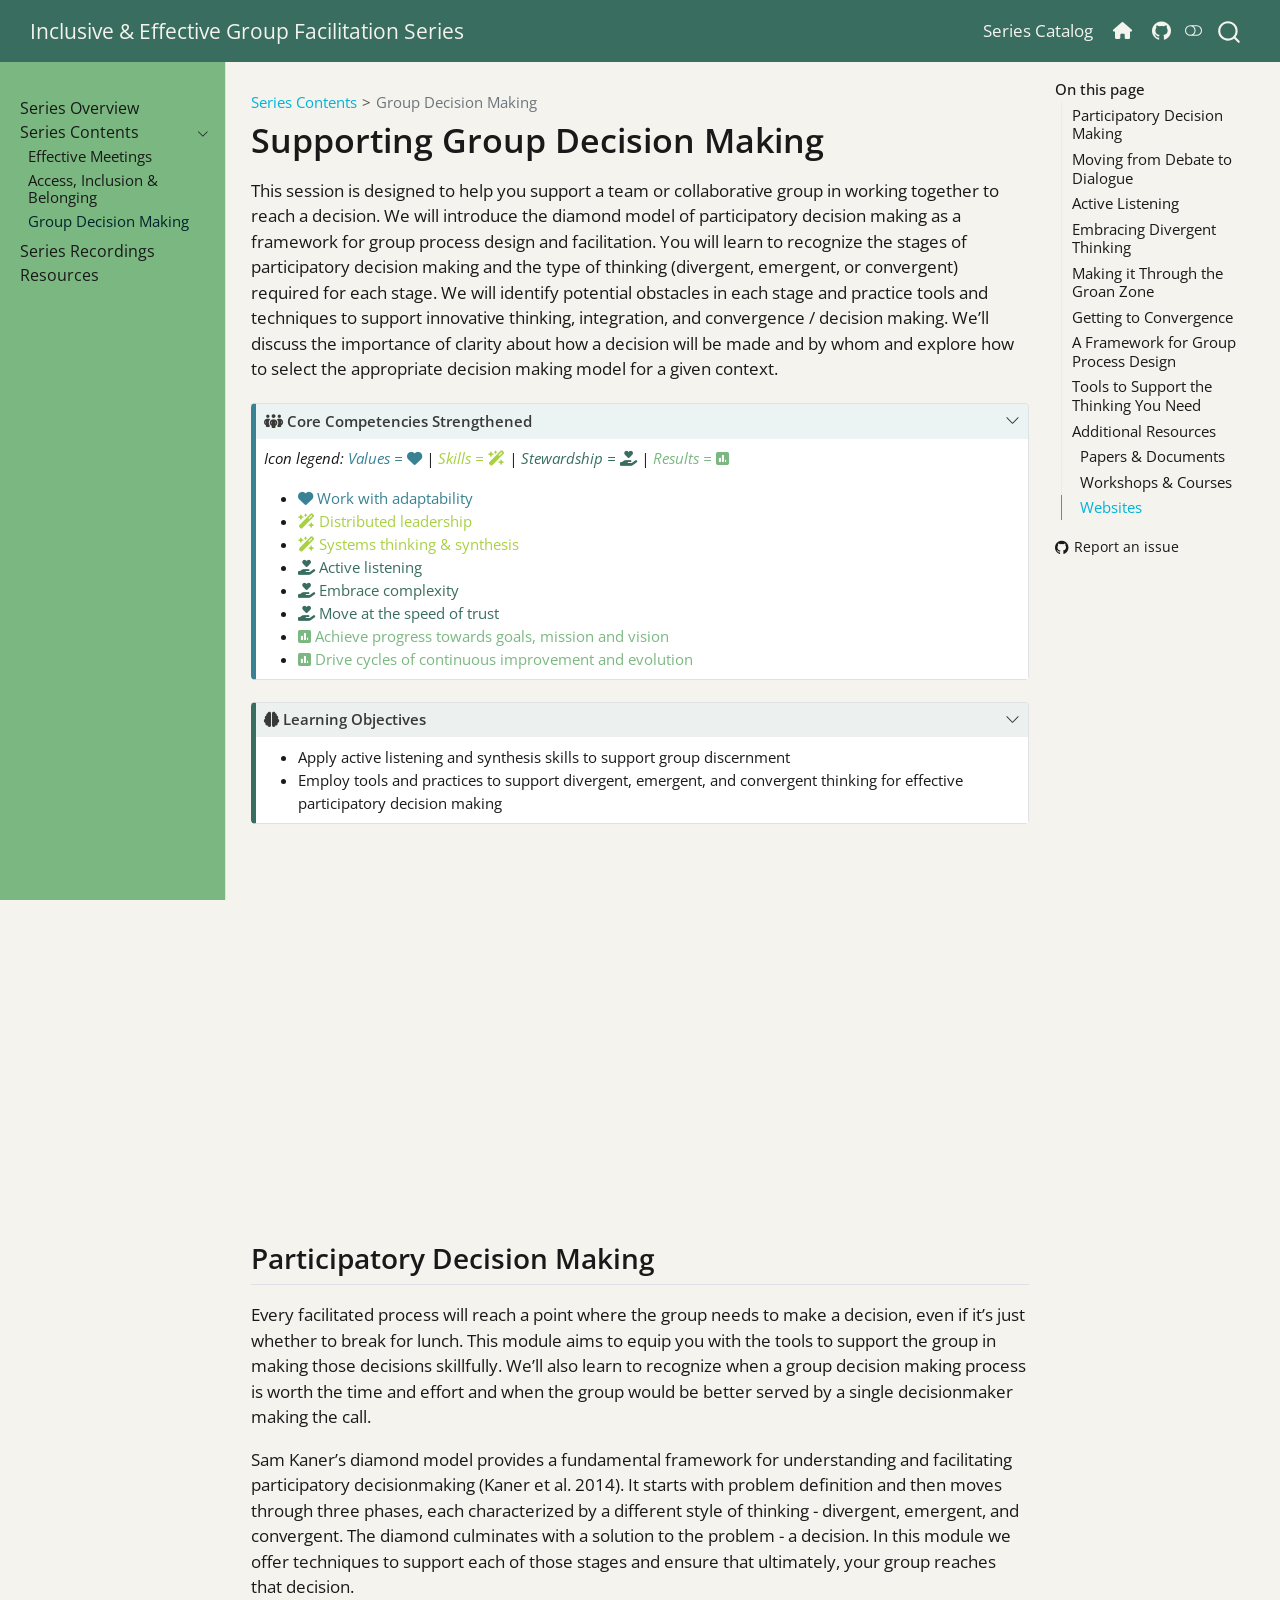
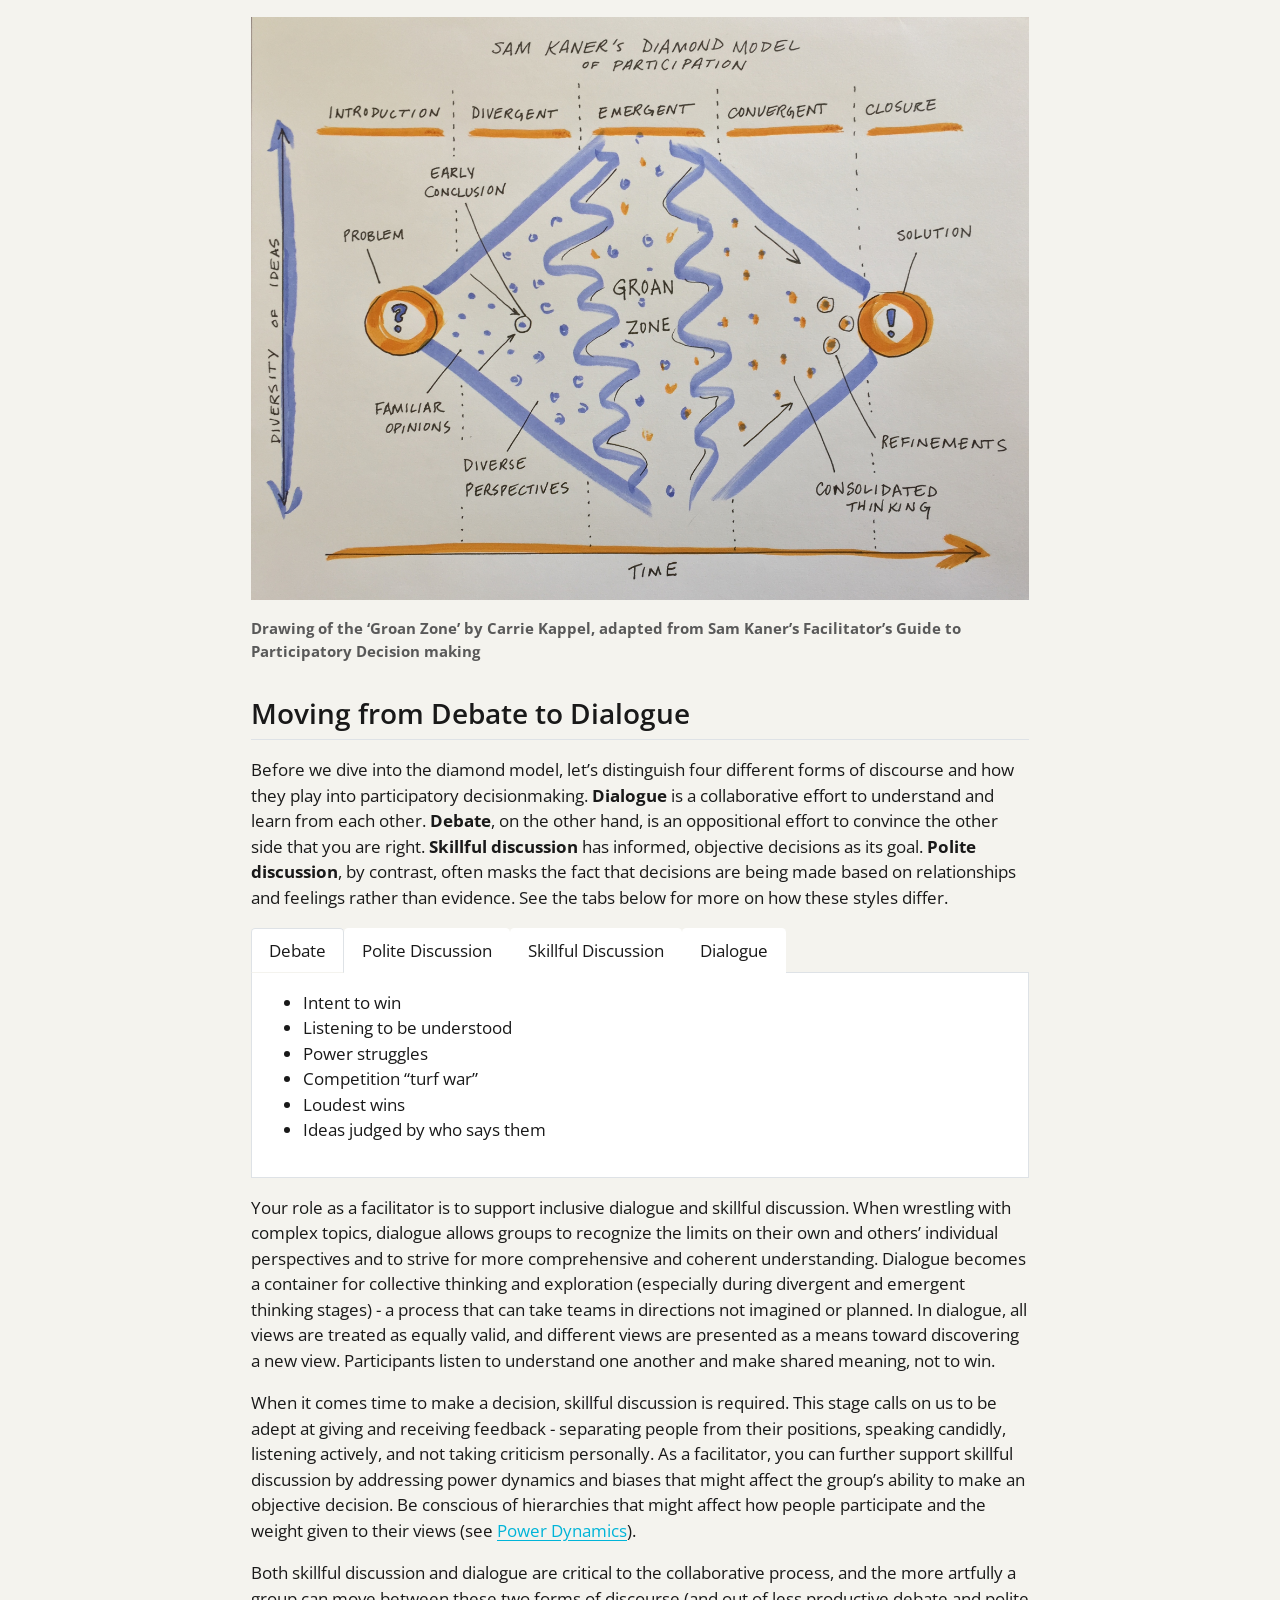
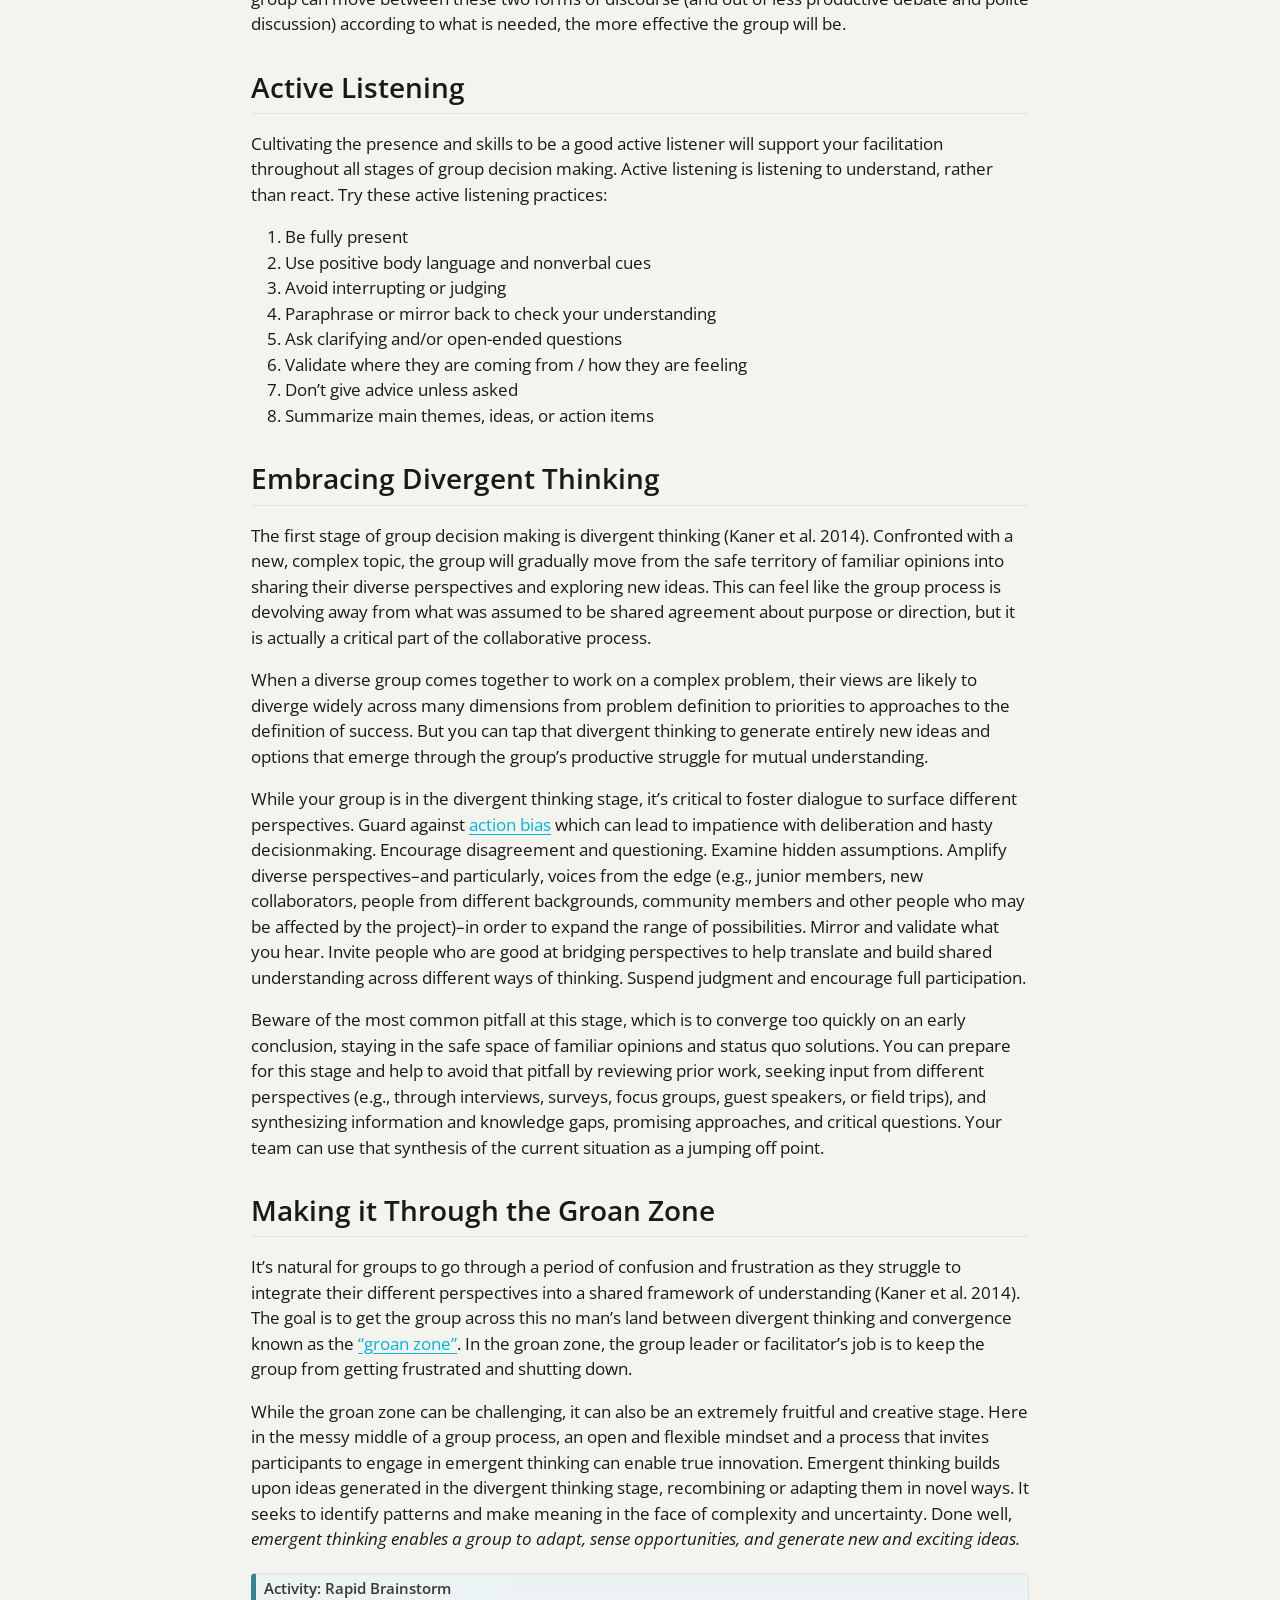
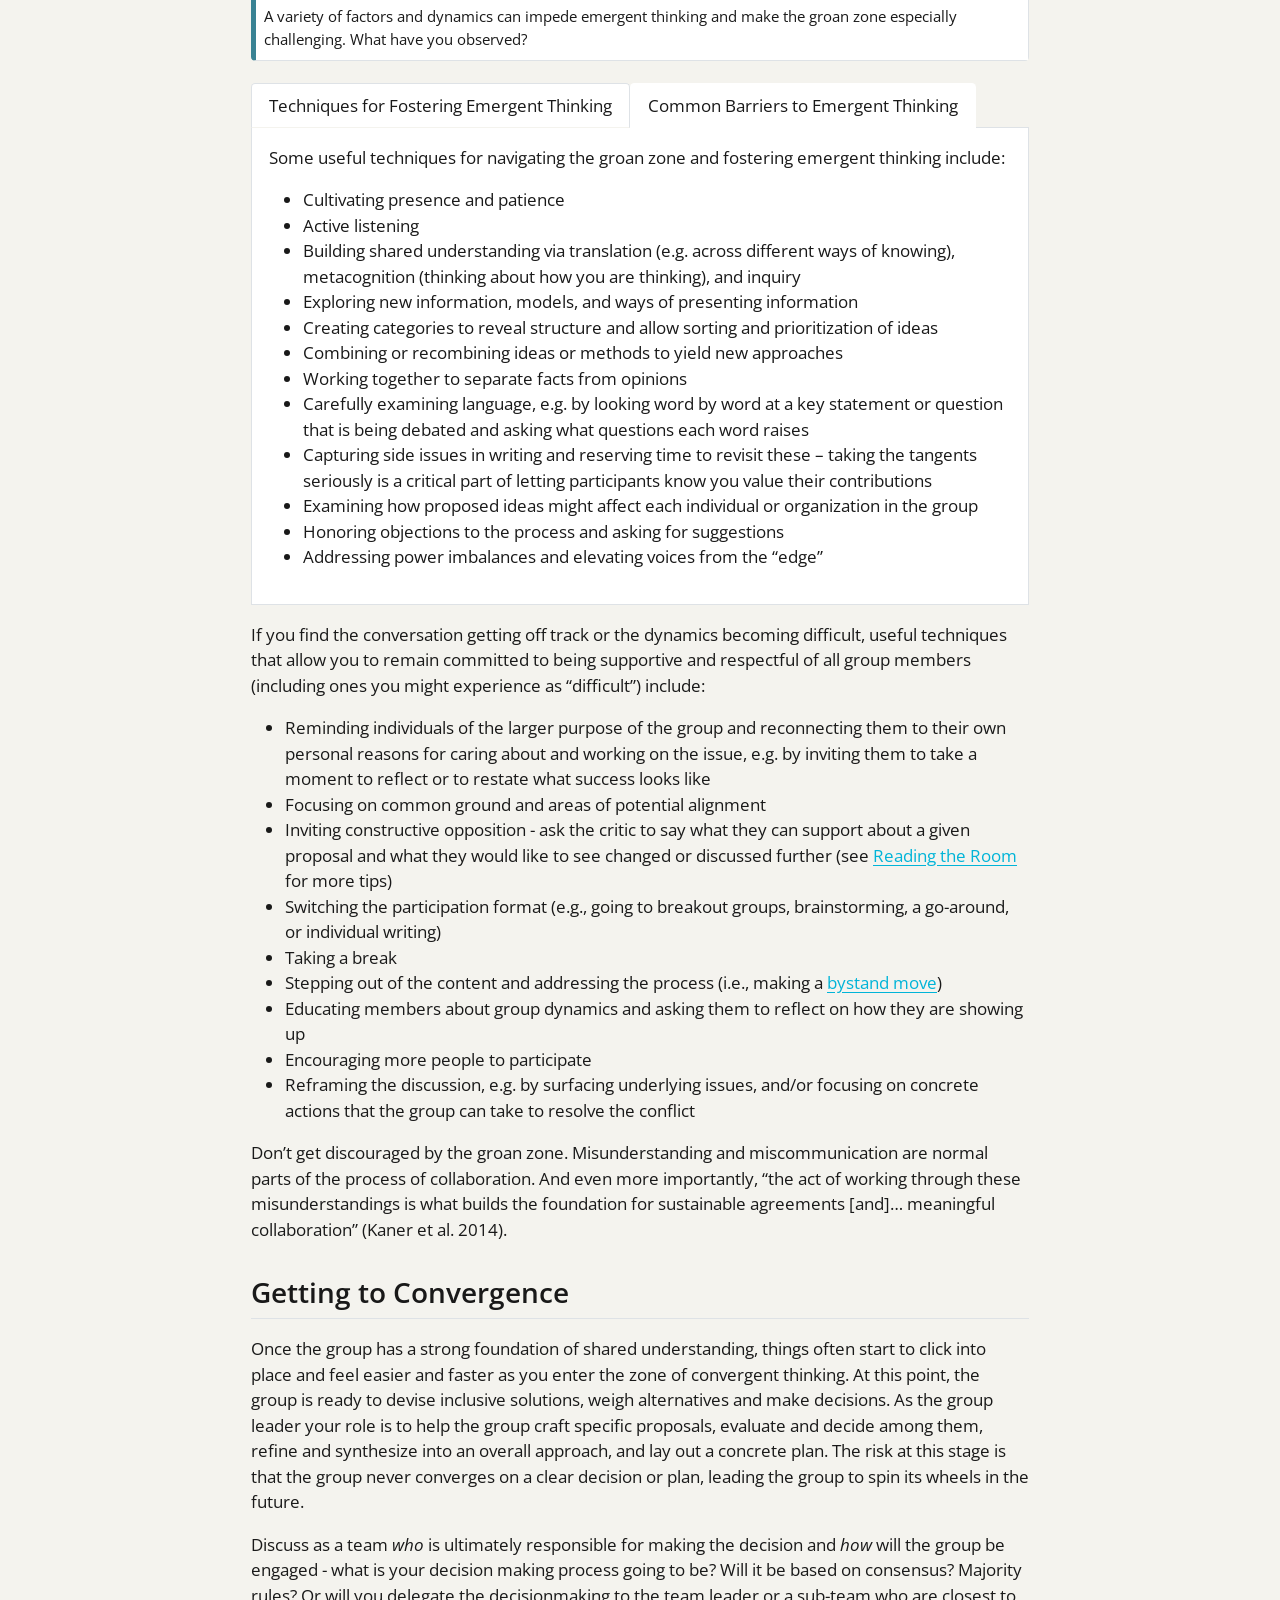
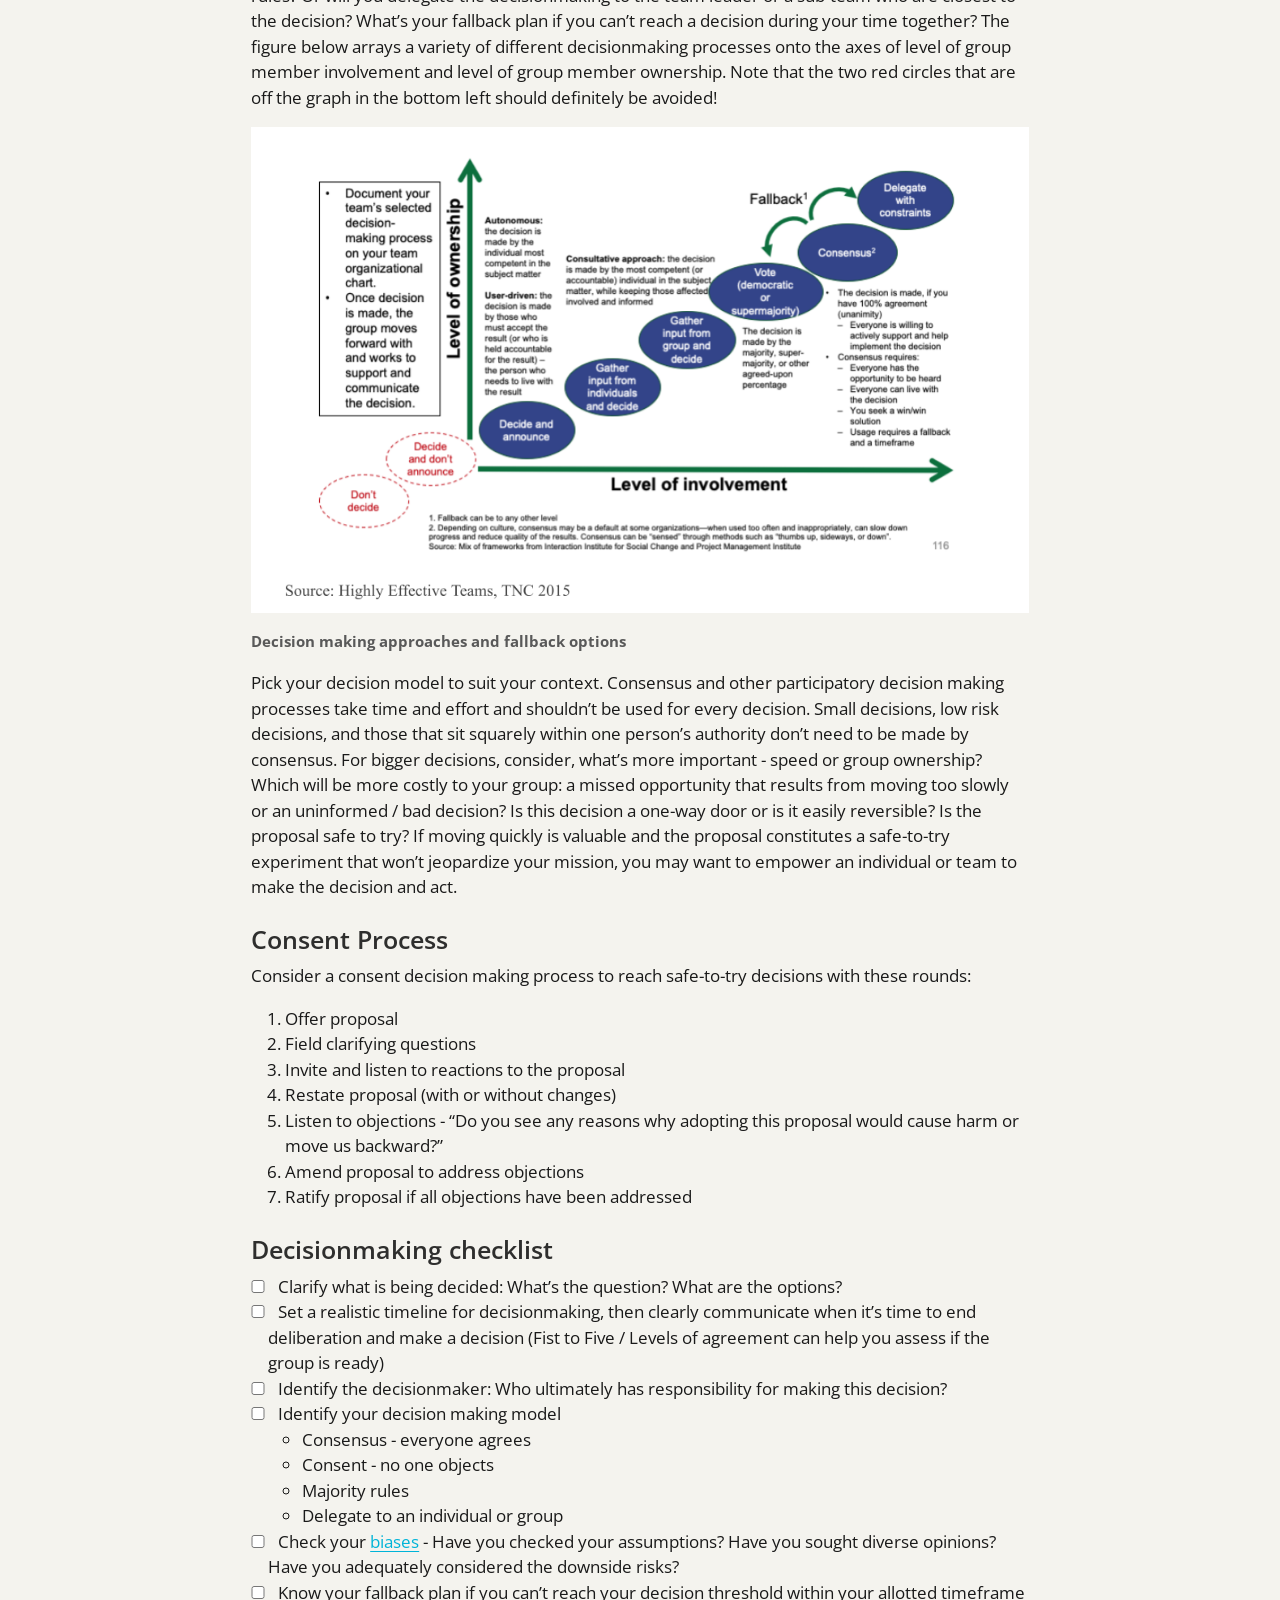
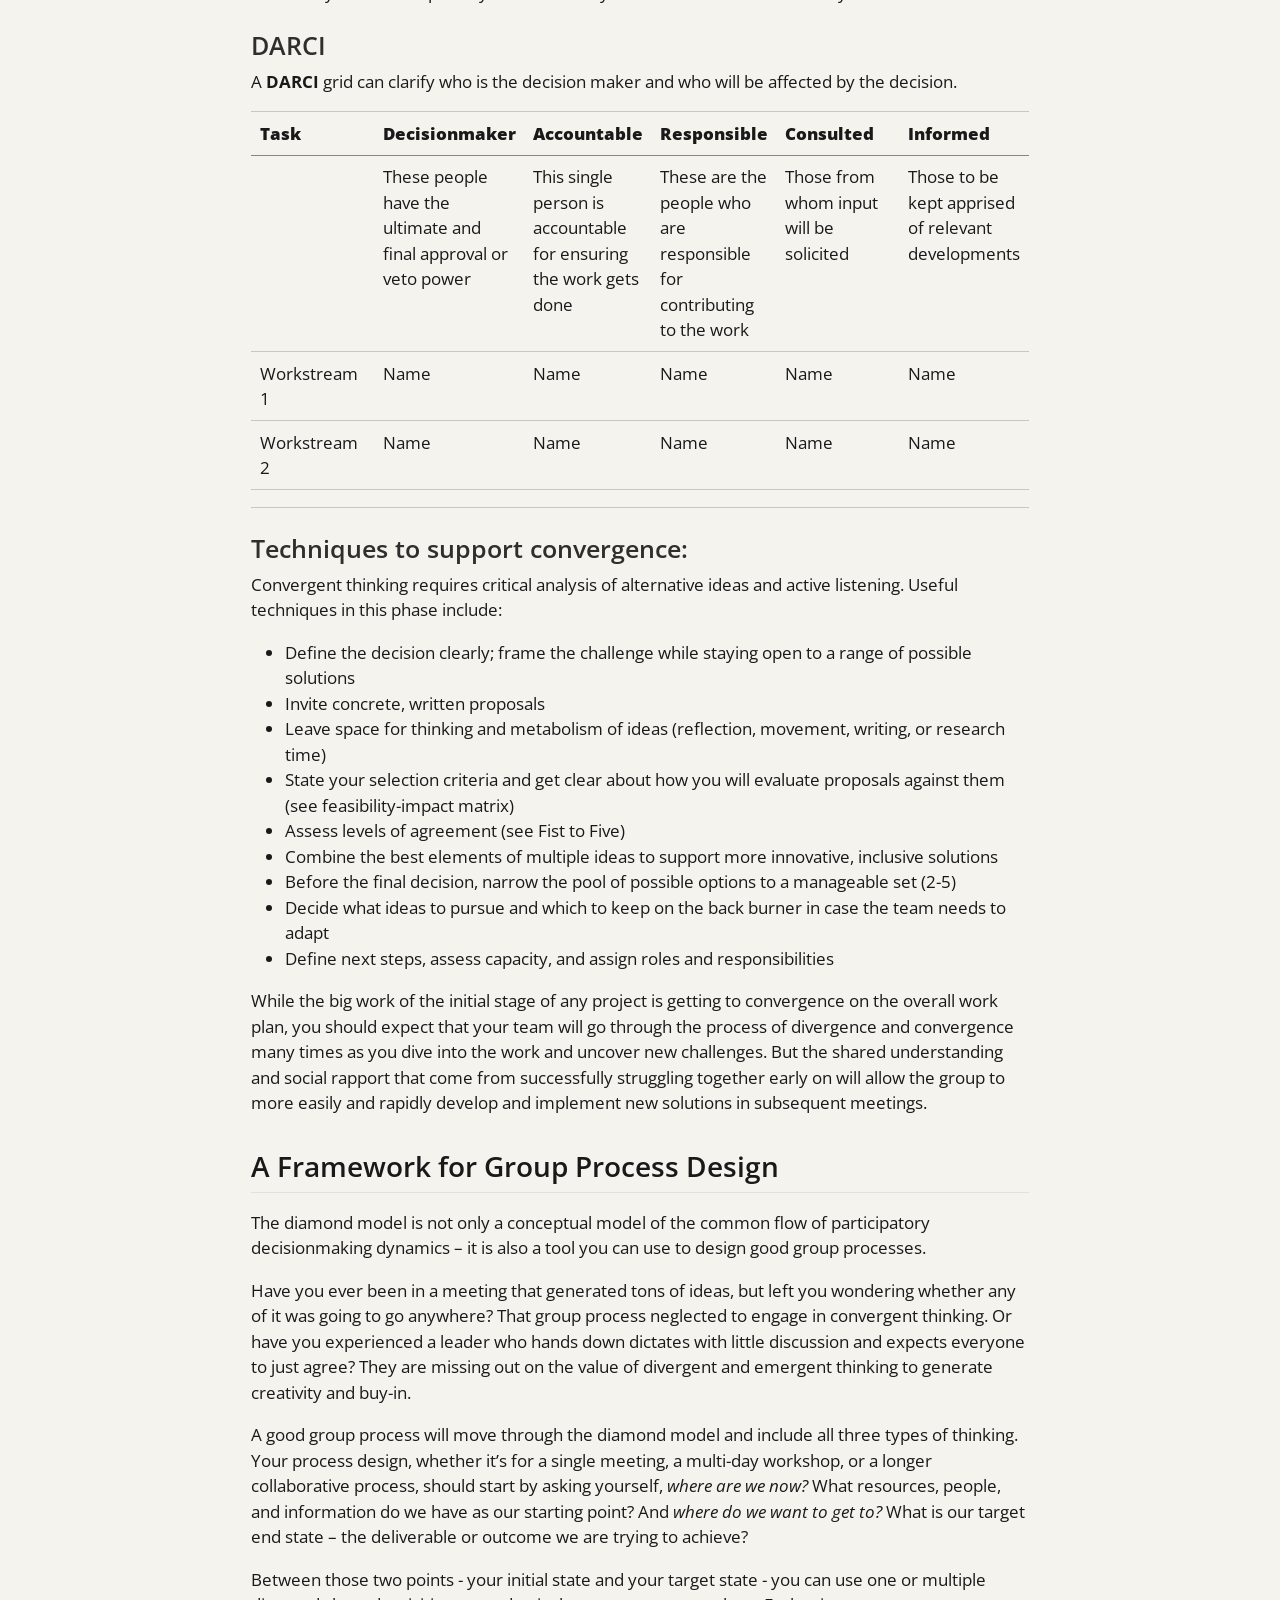
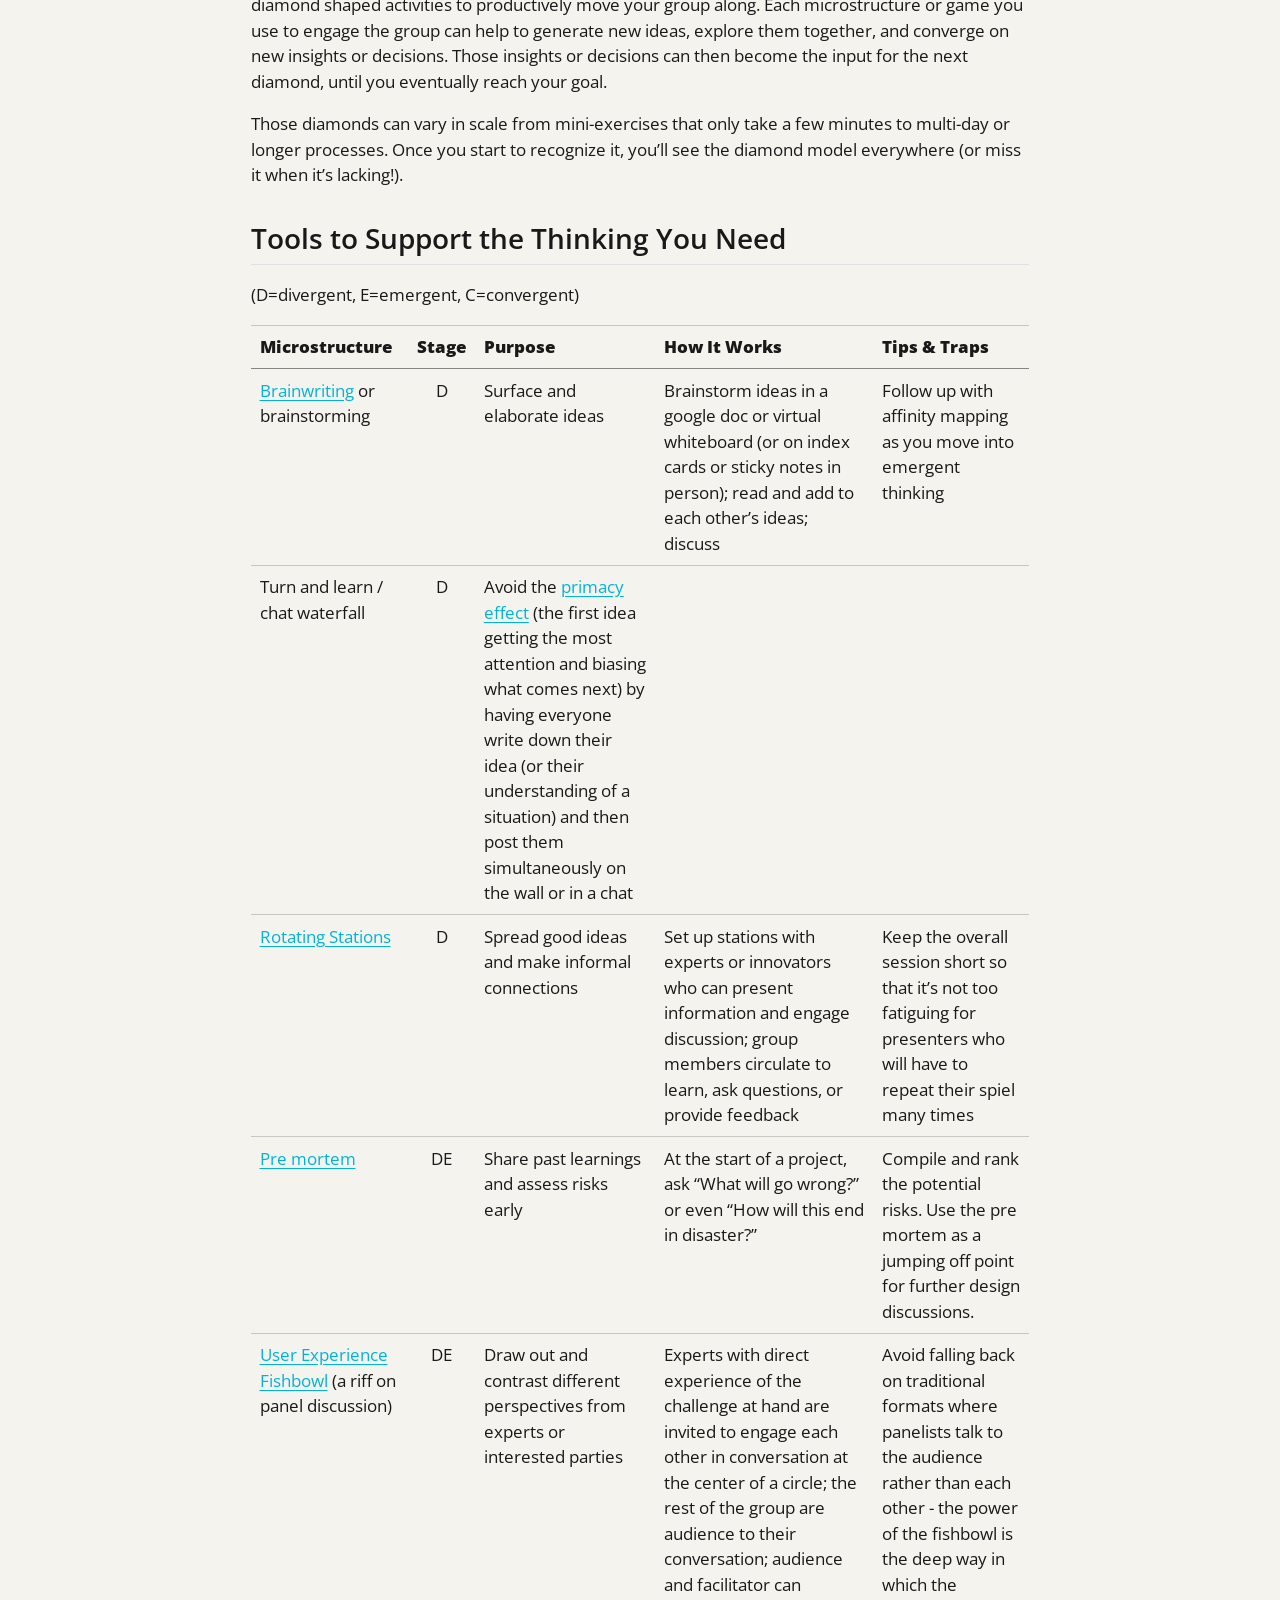
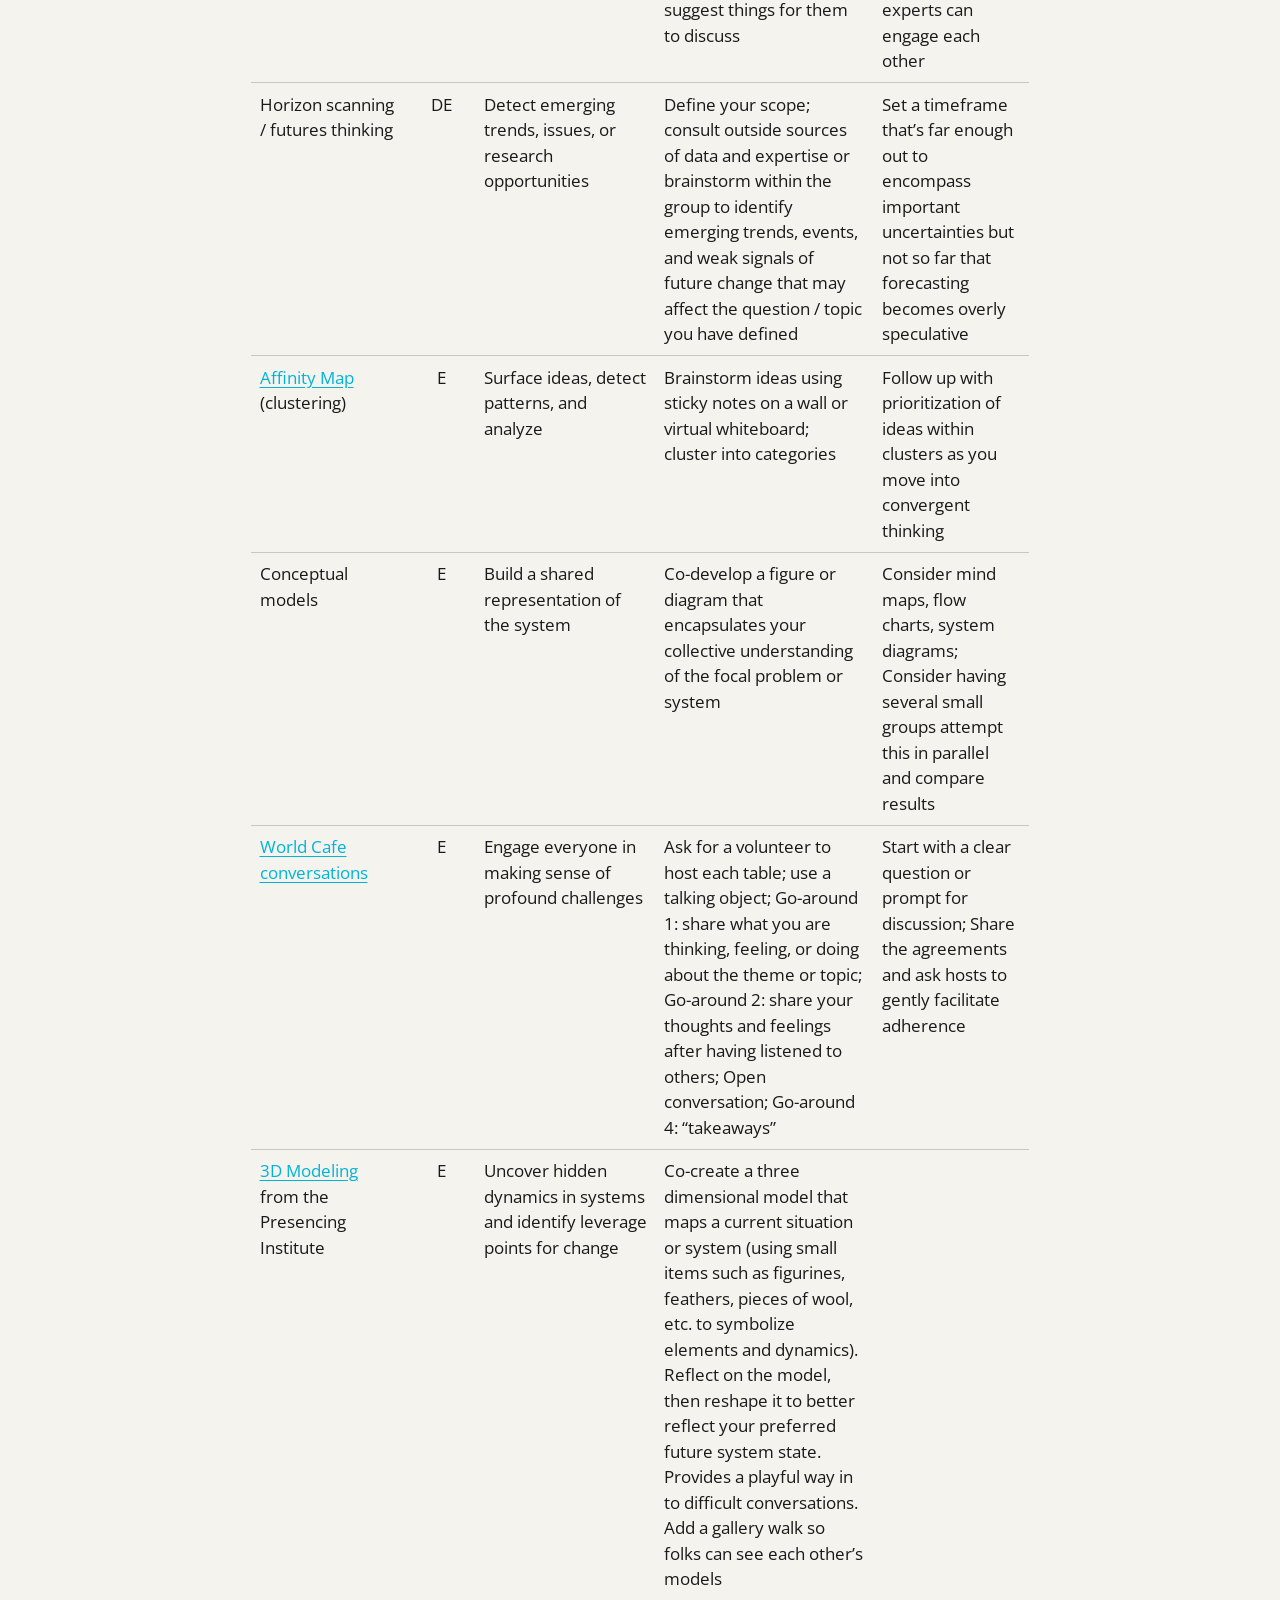
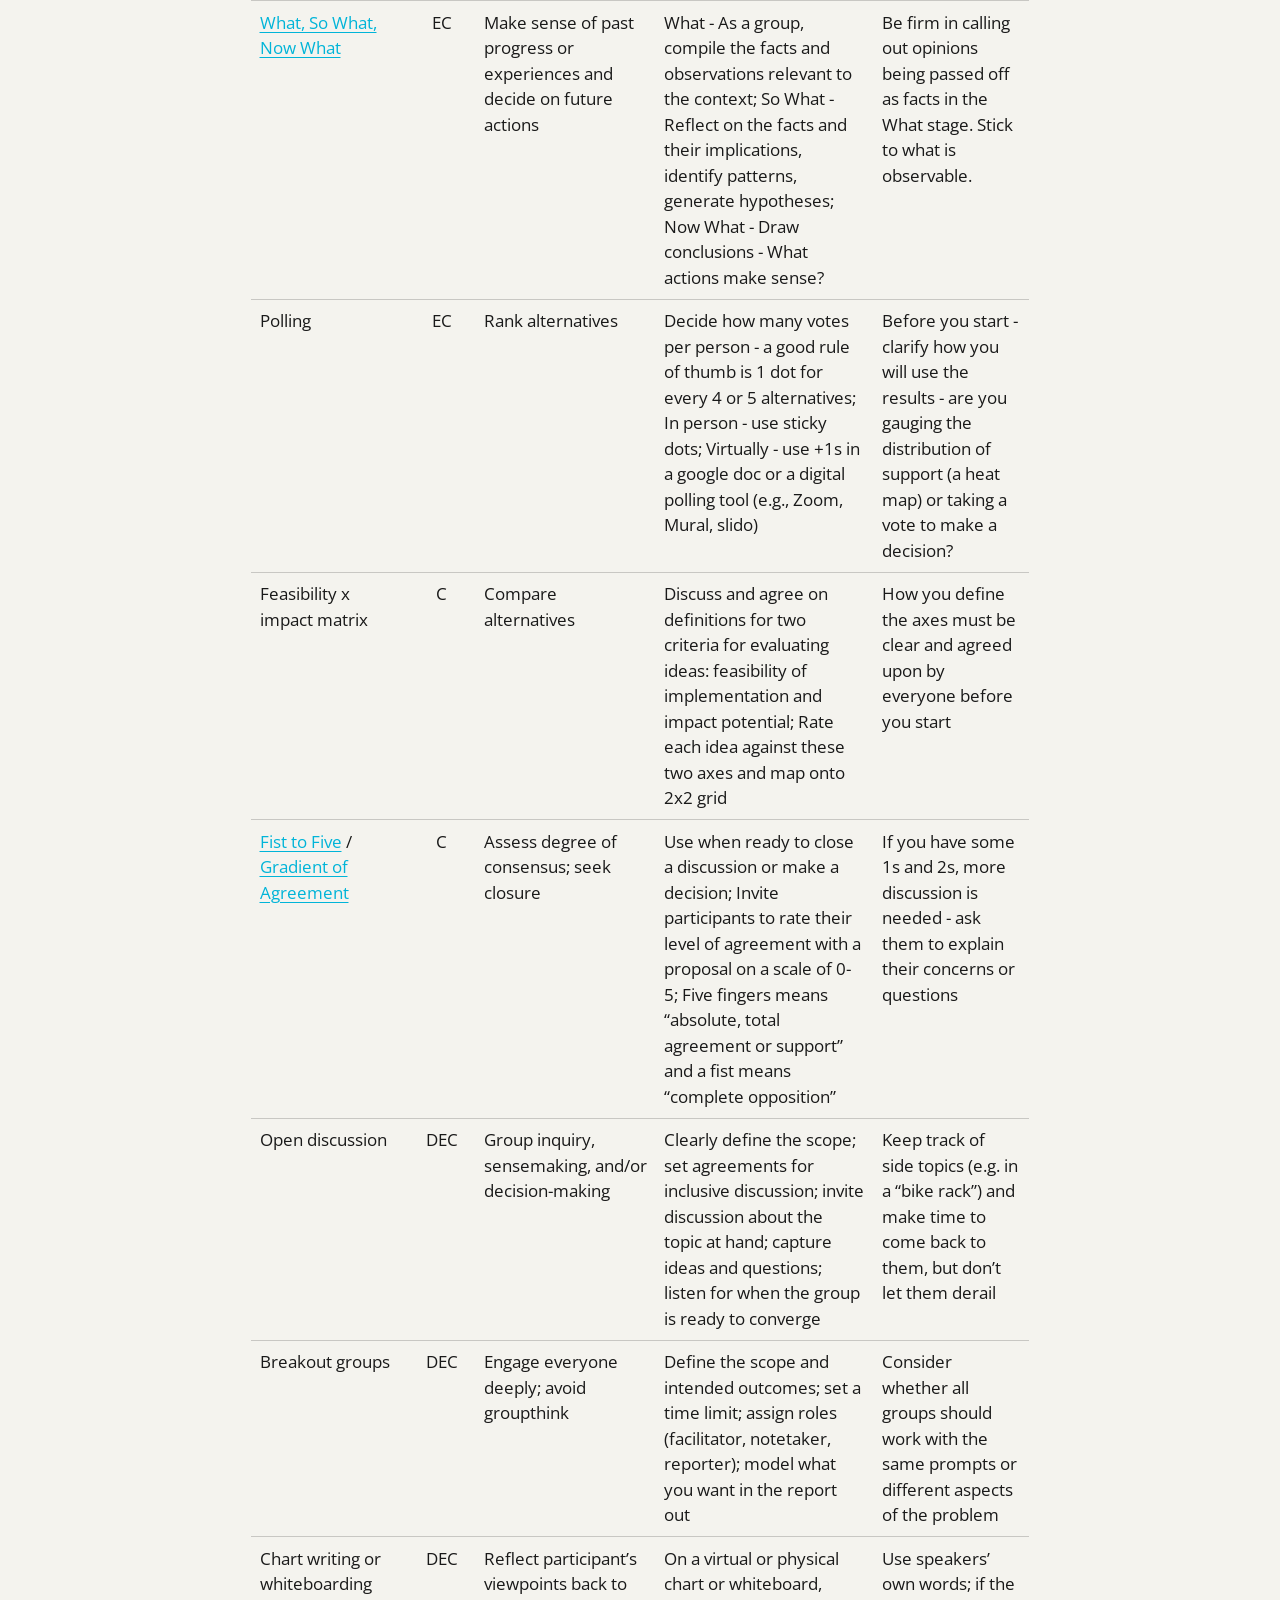
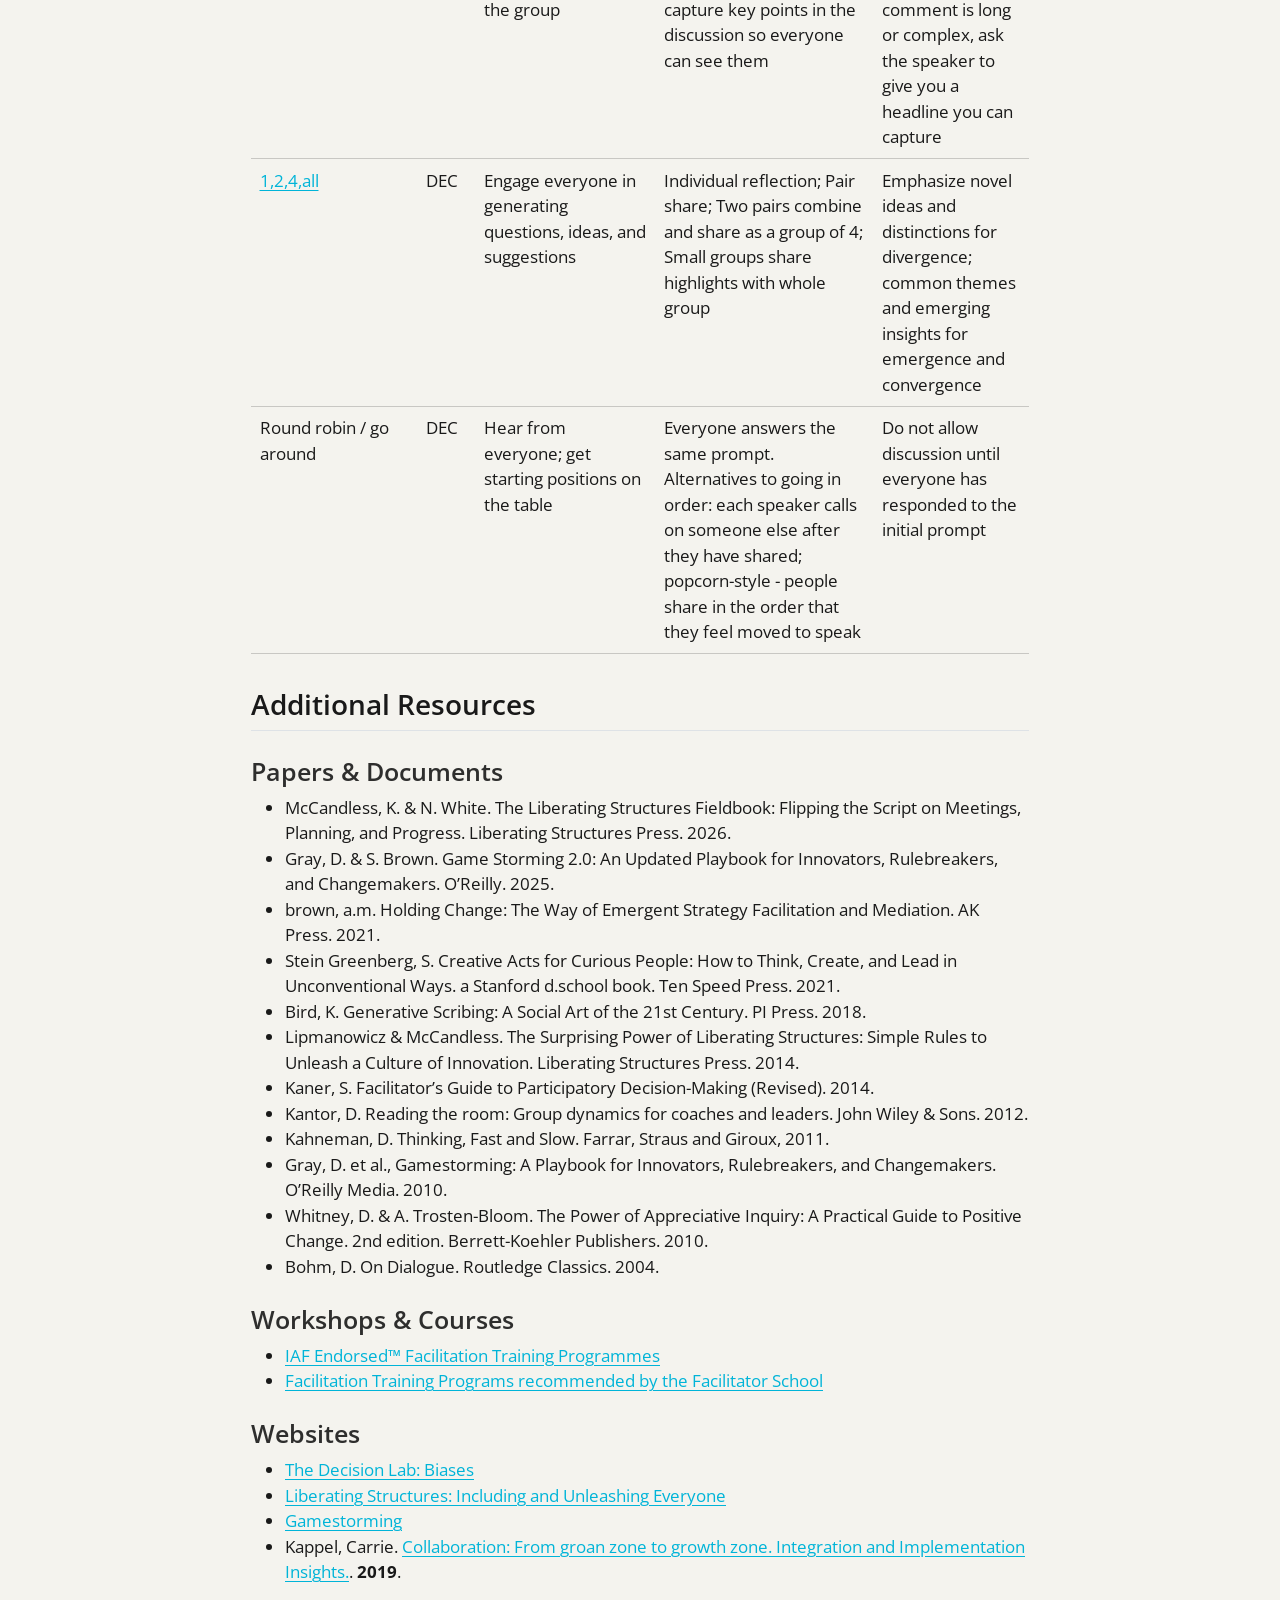
<file: content/decision-making.html>
<!DOCTYPE html>
<html xmlns="http://www.w3.org/1999/xhtml" lang="en" xml:lang="en"><head>

<meta charset="utf-8">
<meta name="generator" content="quarto-1.11.9">

<meta name="viewport" content="width=device-width, initial-scale=1.0, user-scalable=yes">


<title>Supporting Group Decision Making – Inclusive &amp; Effective Group Facilitation Series</title>
<style>
/* Default styles provided by pandoc.
** See https://pandoc.org/MANUAL.html#variables-for-html for config info.
*/
span.smallcaps{font-variant: small-caps;}
div.columns{display: flex; gap: 1.5em;}
div.column{flex: auto;}
@media screen {
div.columns{gap: min(4vw, 1.5em);}
div.column{overflow-x: auto;}
}
div.hanging-indent{margin-left: 1.5em; text-indent: -1.5em;}
ul.task-list{list-style: none;}
ul.task-list li input[type="checkbox"] {
  width: 0.8em;
  margin: 0 0.8em 0.2em -1em; /* quarto-specific, see https://github.com/quarto-dev/quarto-cli/issues/4556 */ 
  vertical-align: middle;
}
</style>


<script src="../site_libs/quarto-nav/quarto-nav.js"></script>
<script src="../site_libs/quarto-nav/headroom.min.js"></script>
<script src="../site_libs/clipboard/clipboard.min.js"></script>
<script src="../site_libs/quarto-search/autocomplete.umd.js"></script>
<script src="../site_libs/quarto-search/fuse.min.js"></script>
<script src="../site_libs/quarto-search/quarto-search.js"></script>
<meta name="quarto:offset" content="../">
<link href="../content/images/logo_lwg-circle.png" rel="icon" type="image/png">
<script src="../site_libs/quarto-html/quarto.js" type="module"></script>
<script src="../site_libs/quarto-html/tabsets/tabsets.js" type="module"></script>
<script src="../site_libs/quarto-html/scrollable-regions/scrollable-regions.js" type="module"></script>
<script src="../site_libs/quarto-html/popper.min.js"></script>
<script src="../site_libs/quarto-html/tippy.umd.min.js"></script>
<script src="../site_libs/quarto-html/anchor.min.js"></script>
<link href="../site_libs/quarto-html/tippy.css" rel="stylesheet">
<link href="../site_libs/quarto-html/quarto-syntax-highlighting-63b5708e65d6cd79cd7618c58d0c21e7.css" rel="stylesheet" class="quarto-color-scheme" id="quarto-text-highlighting-styles">
<link href="../site_libs/quarto-html/quarto-syntax-highlighting-dark-447e42e69aaa9833c0ba1b986f430b20.css" rel="stylesheet" class="quarto-color-scheme quarto-color-alternate" id="quarto-text-highlighting-styles">
<link href="../site_libs/quarto-html/quarto-syntax-highlighting-63b5708e65d6cd79cd7618c58d0c21e7.css" rel="stylesheet" class="quarto-color-scheme-extra" id="quarto-text-highlighting-styles">
<script src="../site_libs/bootstrap/bootstrap.min.js"></script>
<link href="../site_libs/bootstrap/bootstrap-icons.css" rel="stylesheet">
<link href="../site_libs/bootstrap/bootstrap-e98da9be81661ecb6ac984ca3b5b6dd8.min.css" rel="stylesheet" append-hash="true" class="quarto-color-scheme" id="quarto-bootstrap" data-mode="light">
<link href="../site_libs/bootstrap/bootstrap-dark-90762f6b8fdf0c4e20819e556e25b376.min.css" rel="stylesheet" append-hash="true" class="quarto-color-scheme quarto-color-alternate" id="quarto-bootstrap" data-mode="dark">
<link href="../site_libs/bootstrap/bootstrap-e98da9be81661ecb6ac984ca3b5b6dd8.min.css" rel="stylesheet" append-hash="true" class="quarto-color-scheme-extra" id="quarto-bootstrap" data-mode="light">
<link href="../site_libs/quarto-contrib/fontawesome6-6.7.2/all.min.css" rel="stylesheet">
<link href="../site_libs/quarto-contrib/fontawesome6-6.7.2/latex-fontsize.css" rel="stylesheet">
<script id="quarto-search-options" type="application/json">{
  "location": "navbar",
  "copy-button": false,
  "collapse-after": 3,
  "panel-placement": "end",
  "type": "overlay",
  "limit": 50,
  "keyboard-shortcut": [
    "f",
    "/",
    "s"
  ],
  "show-item-context": false,
  "language": {
    "search-no-results-text": "No results",
    "search-matching-documents-text": "matching documents",
    "search-copy-link-title": "Copy link to search",
    "search-hide-matches-text": "Hide additional matches",
    "search-more-match-text": "more match in this document",
    "search-more-matches-text": "more matches in this document",
    "search-clear-button-title": "Clear",
    "search-text-placeholder": "",
    "search-detached-cancel-button-title": "Cancel",
    "search-submit-button-title": "Submit",
    "search-label": "Search"
  }
}</script>


</head>

<body class="nav-sidebar docked nav-fixed quarto-light"><a id="quarto-skip-link" class="visually-hidden-focusable" href="#quarto-document-content">Skip to main content</a><script id="quarto-html-before-body" type="application/javascript">
    const toggleBodyColorMode = (bsSheetEl) => {
      const mode = bsSheetEl.getAttribute("data-mode");
      const bodyEl = window.document.querySelector("body");
      if (mode === "dark") {
        bodyEl.classList.add("quarto-dark");
        bodyEl.classList.remove("quarto-light");
      } else {
        bodyEl.classList.add("quarto-light");
        bodyEl.classList.remove("quarto-dark");
      }
    }
    const toggleBodyColorPrimary = () => {
      const bsSheetEl = window.document.querySelector("link#quarto-bootstrap:not([rel=disabled-stylesheet])");
      if (bsSheetEl) {
        toggleBodyColorMode(bsSheetEl);
      }
    }
    const setColorSchemeToggle = (alternate) => {
      const toggles = window.document.querySelectorAll('.quarto-color-scheme-toggle');
      for (let i=0; i < toggles.length; i++) {
        const toggle = toggles[i];
        if (toggle) {
          toggle.setAttribute("aria-checked", alternate ? "true" : "false");
          if (alternate) {
            toggle.classList.add("alternate");
          } else {
            toggle.classList.remove("alternate");
          }
        }
      }
    };
    const toggleColorMode = (alternate) => {
      // Switch the stylesheets
      const primaryStylesheets = window.document.querySelectorAll('link.quarto-color-scheme:not(.quarto-color-alternate)');
      const alternateStylesheets = window.document.querySelectorAll('link.quarto-color-scheme.quarto-color-alternate');
      manageTransitions('#quarto-margin-sidebar .nav-link', false);
      if (alternate) {
        // note: dark is layered on light, we don't disable primary!
        enableStylesheet(alternateStylesheets);
        for (const sheetNode of alternateStylesheets) {
          if (sheetNode.id === "quarto-bootstrap") {
            toggleBodyColorMode(sheetNode);
          }
        }
      } else {
        disableStylesheet(alternateStylesheets);
        enableStylesheet(primaryStylesheets)
        toggleBodyColorPrimary();
      }
      manageTransitions('#quarto-margin-sidebar .nav-link', true);
      // Switch the toggles
      setColorSchemeToggle(alternate)
    }
    // Hack to workaround the fact that safari doesn't
    // properly recolor the scrollbar when toggling (#1455).
    // Not run on load: stylesheets are set before first paint there, and
    // scrolling would undo the scroll to a URL fragment (#14973).
    // The one pixel nudge keeps the reader where they were.
    const refreshSafariScrollbar = () => {
      if (navigator.userAgent.indexOf('Safari') > 0 && navigator.userAgent.indexOf('Chrome') == -1) {
        manageTransitions("body", false);
        const scrollY = window.scrollY;
        window.scrollTo(0, scrollY > 0 ? scrollY - 1 : 1);
        setTimeout(() => {
          window.scrollTo(0, scrollY);
          manageTransitions("body", true);
        }, 40);
      }
    }
    const disableStylesheet = (stylesheets) => {
      for (let i=0; i < stylesheets.length; i++) {
        const stylesheet = stylesheets[i];
        stylesheet.rel = 'disabled-stylesheet';
      }
    }
    const enableStylesheet = (stylesheets) => {
      for (let i=0; i < stylesheets.length; i++) {
        const stylesheet = stylesheets[i];
        if(stylesheet.rel !== 'stylesheet') { // for Chrome, which will still FOUC without this check
          stylesheet.rel = 'stylesheet';
        }
      }
    }
    const manageTransitions = (selector, allowTransitions) => {
      const els = window.document.querySelectorAll(selector);
      for (let i=0; i < els.length; i++) {
        const el = els[i];
        if (allowTransitions) {
          el.classList.remove('notransition');
        } else {
          el.classList.add('notransition');
        }
      }
    }
    const isFileUrl = () => {
      return window.location.protocol === 'file:';
    }
    const hasAlternateSentinel = () => {
      let styleSentinel = getColorSchemeSentinel();
      if (styleSentinel !== null) {
        return styleSentinel === "alternate";
      } else {
        return false;
      }
    }
    const setStyleSentinel = (alternate) => {
      const value = alternate ? "alternate" : "default";
      if (!isFileUrl()) {
        window.localStorage.setItem("quarto-color-scheme", value);
      } else {
        localAlternateSentinel = value;
      }
    }
    const getColorSchemeSentinel = () => {
      if (!isFileUrl()) {
        const storageValue = window.localStorage.getItem("quarto-color-scheme");
        return storageValue != null ? storageValue : localAlternateSentinel;
      } else {
        return localAlternateSentinel;
      }
    }
    const toggleGiscusIfUsed = (isAlternate, darkModeDefault) => {
      const baseTheme = document.querySelector('#giscus-base-theme')?.value ?? 'light';
      const alternateTheme = document.querySelector('#giscus-alt-theme')?.value ?? 'dark';
      let newTheme = '';
      if(authorPrefersDark) {
        newTheme = isAlternate ? baseTheme : alternateTheme;
      } else {
        newTheme = isAlternate ? alternateTheme : baseTheme;
      }
      const changeGiscusTheme = () => {
        // From: https://github.com/giscus/giscus/issues/336
        const sendMessage = (message) => {
          const iframe = document.querySelector('iframe.giscus-frame');
          if (!iframe) return;
          iframe.contentWindow.postMessage({ giscus: message }, 'https://giscus.app');
        }
        sendMessage({
          setConfig: {
            theme: newTheme
          }
        });
      }
      const isGiscussLoaded = window.document.querySelector('iframe.giscus-frame') !== null;
      if (isGiscussLoaded) {
        changeGiscusTheme();
      }
    };
    const authorPrefersDark = false;
    const darkModeDefault = authorPrefersDark;
      document.querySelector('link#quarto-text-highlighting-styles.quarto-color-scheme-extra').rel = 'disabled-stylesheet';
      document.querySelector('link#quarto-bootstrap.quarto-color-scheme-extra').rel = 'disabled-stylesheet';
    let localAlternateSentinel = darkModeDefault ? 'alternate' : 'default';
    // Dark / light mode switch
    window.quartoToggleColorScheme = () => {
      // Read the current dark / light value
      let toAlternate = !hasAlternateSentinel();
      toggleColorMode(toAlternate);
      refreshSafariScrollbar();
      setStyleSentinel(toAlternate);
      toggleGiscusIfUsed(toAlternate, darkModeDefault);
      window.dispatchEvent(new Event('resize'));
    };
    // Switch to dark mode if need be
    if (hasAlternateSentinel()) {
      toggleColorMode(true);
    } else {
      toggleColorMode(false);
    }
  </script>

<div id="quarto-search-results"></div>
  <header id="quarto-header" class="headroom fixed-top">
    <nav class="navbar navbar-expand-lg " data-bs-theme="dark" aria-label="Site">
      <div class="navbar-container container-fluid">
      <div class="navbar-brand-container mx-auto">
    <a class="navbar-brand" href="../index.html">
    <span class="navbar-title">Inclusive &amp; Effective Group Facilitation Series</span>
    </a>
  </div>
          <button class="navbar-toggler" type="button" data-bs-toggle="collapse" data-bs-target="#navbarCollapse" aria-controls="navbarCollapse" aria-expanded="false" aria-label="Toggle navigation" onclick="if (window.quartoToggleHeadroom) { window.quartoToggleHeadroom(); }">
  <span class="navbar-toggler-icon"></span>
</button>
          <div class="collapse navbar-collapse" id="navbarCollapse">
            <ul class="navbar-nav navbar-nav-scroll ms-auto">
  <li class="nav-item">
    <a class="nav-link" href="https://legacyworksgroup.github.io/learning-catalog/"> 
<span class="menu-text">Series Catalog</span></a>
  </li>  
  <li class="nav-item">
    <a class="nav-link" href="https://legacyworksgroup.com/"> 
<span class="menu-text"><i class="fa-solid fa-house" aria-label="house"></i></span></a>
  </li>  
  <li class="nav-item compact">
    <a class="nav-link" href="https://github.com/LegacyWorksGroup/inclusive-facilitation"> <i class="bi bi-github" role="img">
</i> 
<span class="menu-text"></span></a>
  </li>  
</ul>
          </div> <!-- /navcollapse -->
            <div class="quarto-navbar-tools">
  <button type="button" role="switch" aria-checked="false" class="quarto-color-scheme-toggle quarto-navigation-tool  px-1" onclick="window.quartoToggleColorScheme(); return false;" title="Toggle dark mode" aria-label="Toggle dark mode"><i class="bi"></i></button>
</div>
            <div id="quarto-search" class="" title="Search"></div>
      </div> <!-- /container-fluid -->
    </nav>
  <nav class="quarto-secondary-nav" aria-label="Toolbar">
    <div class="container-fluid d-flex">
      <button type="button" class="quarto-btn-toggle btn" data-bs-toggle="collapse" role="button" data-bs-target=".quarto-sidebar-collapse-item" aria-controls="quarto-sidebar" aria-expanded="false" aria-label="Toggle sidebar navigation" onclick="if (window.quartoToggleHeadroom) { window.quartoToggleHeadroom(); }">
        <i class="bi bi-layout-text-sidebar-reverse"></i>
      </button>
        <nav class="quarto-page-breadcrumbs" aria-label="Breadcrumbs"><ol class="breadcrumb"><li class="breadcrumb-item"><a href="../content/meetings.html">Series Contents</a></li><li class="breadcrumb-item"><a href="../content/decision-making.html">Group Decision Making</a></li></ol></nav>
        <a class="flex-grow-1" data-bs-toggle="collapse" data-bs-target=".quarto-sidebar-collapse-item" onclick="if (window.quartoToggleHeadroom) { window.quartoToggleHeadroom(); }">      
        </a>
    </div>
  </nav>
</header>
<!-- content -->
<div id="quarto-content" class="quarto-container page-columns page-rows-contents page-layout-article page-navbar">
<!-- sidebar -->
  <nav id="quarto-sidebar" class="sidebar collapse collapse-horizontal quarto-sidebar-collapse-item sidebar-navigation docked overflow-auto" aria-label="Section">
    <div class="sidebar-menu-container"> 
    <ul class="list-unstyled mt-1">
        <li class="sidebar-item">
  <div class="sidebar-item-container"> 
  <a href="../index.html" class="sidebar-item-text sidebar-link">
 <span class="menu-text">Series Overview</span></a>
  </div>
</li>
        <li class="sidebar-item sidebar-item-section">
      <div class="sidebar-item-container"> 
            <button type="button" class="sidebar-item-text sidebar-item-toggle sidebar-link text-start" data-bs-toggle="collapse" data-bs-target="#quarto-sidebar-section-1" aria-controls="quarto-sidebar-section-1" aria-expanded="true">
 <span class="menu-text" id="quarto-sidebar-section-1-label">Series Contents</span><i class="bi bi-chevron-right" aria-hidden="true"></i></button>
      </div>
      <ul id="quarto-sidebar-section-1" aria-labelledby="quarto-sidebar-section-1-label" class="collapse list-unstyled sidebar-section depth1 show">  
          <li class="sidebar-item">
  <div class="sidebar-item-container"> 
  <a href="../content/meetings.html" class="sidebar-item-text sidebar-link">
 <span class="menu-text">Effective Meetings</span></a>
  </div>
</li>
          <li class="sidebar-item">
  <div class="sidebar-item-container"> 
  <a href="../content/belonging.html" class="sidebar-item-text sidebar-link">
 <span class="menu-text">Access, Inclusion &amp; Belonging</span></a>
  </div>
</li>
          <li class="sidebar-item">
  <div class="sidebar-item-container"> 
  <a href="../content/decision-making.html" class="sidebar-item-text sidebar-link active">
 <span class="menu-text">Group Decision Making</span></a>
  </div>
</li>
      </ul>
  </li>
        <li class="sidebar-item">
  <div class="sidebar-item-container"> 
  <a href="../recordings.html" class="sidebar-item-text sidebar-link">
 <span class="menu-text">Series Recordings</span></a>
  </div>
</li>
        <li class="sidebar-item">
  <div class="sidebar-item-container"> 
  <a href="../resources.html" class="sidebar-item-text sidebar-link">
 <span class="menu-text">Resources</span></a>
  </div>
</li>
    </ul>
    </div>
</nav>
<div id="quarto-sidebar-glass" class="quarto-sidebar-collapse-item" data-bs-toggle="collapse" data-bs-target=".quarto-sidebar-collapse-item"></div>
<!-- margin-sidebar -->
    <div id="quarto-margin-sidebar" class="sidebar margin-sidebar">
        <nav id="TOC" role="doc-toc" aria-labelledby="toc-title" class="toc-active">
    <h2 id="toc-title">On this page</h2>
   
  <ul>
  <li><a href="#participatory-decision-making" id="toc-participatory-decision-making" class="nav-link active" data-scroll-target="#participatory-decision-making">Participatory Decision Making</a></li>
  <li><a href="#moving-from-debate-to-dialogue" id="toc-moving-from-debate-to-dialogue" class="nav-link" data-scroll-target="#moving-from-debate-to-dialogue">Moving from Debate to Dialogue</a></li>
  <li><a href="#active-listening" id="toc-active-listening" class="nav-link" data-scroll-target="#active-listening">Active Listening</a></li>
  <li><a href="#embracing-divergent-thinking" id="toc-embracing-divergent-thinking" class="nav-link" data-scroll-target="#embracing-divergent-thinking">Embracing Divergent Thinking</a></li>
  <li><a href="#making-it-through-the-groan-zone" id="toc-making-it-through-the-groan-zone" class="nav-link" data-scroll-target="#making-it-through-the-groan-zone">Making it Through the Groan Zone</a></li>
  <li><a href="#getting-to-convergence" id="toc-getting-to-convergence" class="nav-link" data-scroll-target="#getting-to-convergence">Getting to Convergence</a>
  <ul class="collapse">
  <li><a href="#consent-process" id="toc-consent-process" class="nav-link" data-scroll-target="#consent-process">Consent Process</a></li>
  <li><a href="#decisionmaking-checklist" id="toc-decisionmaking-checklist" class="nav-link" data-scroll-target="#decisionmaking-checklist">Decisionmaking checklist</a></li>
  <li><a href="#darci" id="toc-darci" class="nav-link" data-scroll-target="#darci">DARCI</a></li>
  <li><a href="#techniques-to-support-convergence" id="toc-techniques-to-support-convergence" class="nav-link" data-scroll-target="#techniques-to-support-convergence">Techniques to support convergence:</a></li>
  </ul></li>
  <li><a href="#a-framework-for-group-process-design" id="toc-a-framework-for-group-process-design" class="nav-link" data-scroll-target="#a-framework-for-group-process-design">A Framework for Group Process Design</a></li>
  <li><a href="#tools-to-support-the-thinking-you-need" id="toc-tools-to-support-the-thinking-you-need" class="nav-link" data-scroll-target="#tools-to-support-the-thinking-you-need">Tools to Support the Thinking You Need</a></li>
  <li><a href="#additional-resources" id="toc-additional-resources" class="nav-link" data-scroll-target="#additional-resources">Additional Resources</a>
  <ul class="collapse">
  <li><a href="#papers-documents" id="toc-papers-documents" class="nav-link" data-scroll-target="#papers-documents">Papers &amp; Documents</a></li>
  <li><a href="#workshops-courses" id="toc-workshops-courses" class="nav-link" data-scroll-target="#workshops-courses">Workshops &amp; Courses</a></li>
  <li><a href="#websites" id="toc-websites" class="nav-link" data-scroll-target="#websites">Websites</a></li>
  </ul></li>
  </ul>
<div class="toc-actions"><ul><li><a href="https://github.com/LegacyWorksGroup/inclusive-facilitation/issues/new" class="toc-action"><i class="bi bi-github"></i>Report an issue</a></li></ul></div></nav>
    </div>
<!-- main -->
<main class="content" id="quarto-document-content" tabindex="-1">


<header id="title-block-header" class="quarto-title-block default"><nav class="quarto-page-breadcrumbs quarto-title-breadcrumbs d-none d-lg-block" aria-label="Breadcrumbs"><ol class="breadcrumb"><li class="breadcrumb-item"><a href="../content/meetings.html">Series Contents</a></li><li class="breadcrumb-item"><a href="../content/decision-making.html">Group Decision Making</a></li></ol></nav>
<div class="quarto-title">
<h1 class="title">Supporting Group Decision Making</h1>
</div>



<div class="quarto-title-meta">

    
  
    
  </div>
  


</header>


<meta name="robots" content="noindex, nofollow">
<p>This session is designed to help you support a team or collaborative group in working together to reach a decision. We will introduce the diamond model of participatory decision making as a framework for group process design and facilitation. You will learn to recognize the stages of participatory decision making and the type of thinking (divergent, emergent, or convergent) required for each stage. We will identify potential obstacles in each stage and practice tools and techniques to support innovative thinking, integration, and convergence / decision making. We’ll discuss the importance of clarity about how a decision will be made and by whom and explore how to select the appropriate decision making model for a given context.</p>
<div class="callout callout-style-default callout-note no-icon callout-titled">
<div class="callout-header d-flex align-content-center" data-bs-toggle="collapse" data-bs-target=".callout-1-contents" aria-controls="callout-1" aria-expanded="true" aria-label="Toggle callout">
<div class="callout-icon-container">
<i class="callout-icon no-icon"></i>
</div>
<div class="callout-title-container flex-fill">
<span class="screen-reader-only">Note</span><i class="fa-solid fa-people-group" aria-label="people-group"></i> Core Competencies Strengthened
</div>
<div class="callout-btn-toggle d-inline-block border-0 py-1 ps-1 pe-0 float-end"><i class="callout-toggle"></i></div>
</div>
<div id="callout-1" class="callout-1-contents callout-collapse collapse show">
<div class="callout-body-container callout-body">
<p><em>Icon legend: <span class="cc-value">Values = <i class="fa-solid fa-heart" aria-label="heart"></i></span> | <span class="cc-skill">Skills = <i class="fa-solid fa-wand-magic-sparkles" aria-label="wand-magic-sparkles"></i></span> | <span class="cc-steward">Stewardship = <i class="fa-solid fa-hand-holding-heart" aria-label="hand-holding-heart"></i></span> | <span class="cc-result">Results = <i class="fa-solid fa-square-poll-vertical" aria-label="square-poll-vertical"></i></span></em></p>
<ul>
<li><span class="cc-value"><i class="fa-solid fa-heart" aria-label="heart"></i> Work with adaptability</span></li>
<li><span class="cc-skill"><i class="fa-solid fa-wand-magic-sparkles" aria-label="wand-magic-sparkles"></i> Distributed leadership</span></li>
<li><span class="cc-skill"><i class="fa-solid fa-wand-magic-sparkles" aria-label="wand-magic-sparkles"></i> Systems thinking &amp; synthesis</span></li>
<li><span class="cc-steward"><i class="fa-solid fa-hand-holding-heart" aria-label="hand-holding-heart"></i> Active listening</span></li>
<li><span class="cc-steward"><i class="fa-solid fa-hand-holding-heart" aria-label="hand-holding-heart"></i> Embrace complexity</span></li>
<li><span class="cc-steward"><i class="fa-solid fa-hand-holding-heart" aria-label="hand-holding-heart"></i> Move at the speed of trust</span></li>
<li><span class="cc-result"><i class="fa-solid fa-square-poll-vertical" aria-label="square-poll-vertical"></i> Achieve progress towards goals, mission and vision</span></li>
<li><span class="cc-result"><i class="fa-solid fa-square-poll-vertical" aria-label="square-poll-vertical"></i> Drive cycles of continuous improvement and evolution</span></li>
</ul>
</div>
</div>
</div>
<div class="callout callout-style-default callout-tip no-icon callout-titled">
<div class="callout-header d-flex align-content-center" data-bs-toggle="collapse" data-bs-target=".callout-2-contents" aria-controls="callout-2" aria-expanded="true" aria-label="Toggle callout">
<div class="callout-icon-container">
<i class="callout-icon no-icon"></i>
</div>
<div class="callout-title-container flex-fill">
<span class="screen-reader-only">Tip</span><i class="fa-solid fa-brain" aria-label="brain"></i> Learning Objectives
</div>
<div class="callout-btn-toggle d-inline-block border-0 py-1 ps-1 pe-0 float-end"><i class="callout-toggle"></i></div>
</div>
<div id="callout-2" class="callout-2-contents callout-collapse collapse show">
<div class="callout-body-container callout-body">
<ul>
<li>Apply active listening and synthesis skills to support group discernment</li>
<li>Employ tools and practices to support divergent, emergent, and convergent thinking for effective participatory decision making</li>
</ul>
</div>
</div>
</div>
<div style="display: flex; justify-content: center;">
<iframe width="560" height="380" src="https://docs.google.com/presentation/d/193YZkCdxhfTRytLAUbXUQT9566Z_Malouyqz5s2jCfc/preview?" frameborder="0" allowfullscreen="">
</iframe>
</div>
<section id="participatory-decision-making" class="level2">
<h2 class="anchored" data-anchor-id="participatory-decision-making">Participatory Decision Making</h2>
<p>Every facilitated process will reach a point where the group needs to make a decision, even if it’s just whether to break for lunch. This module aims to equip you with the tools to support the group in making those decisions skillfully. We’ll also learn to recognize when a group decision making process is worth the time and effort and when the group would be better served by a single decisionmaker making the call.</p>
<p>Sam Kaner’s diamond model provides a fundamental framework for understanding and facilitating participatory decisionmaking (Kaner et al.&nbsp;2014). It starts with problem definition and then moves through three phases, each characterized by a different style of thinking - divergent, emergent, and convergent. The diamond culminates with a solution to the problem - a decision. In this module we offer techniques to support each of those stages and ensure that ultimately, your group reaches that decision.</p>
<p align="center">
<img src="images/groan-zone.jpg" alt="Figure of Sam Kaner's Diamond Model of Participatory Decisionmaking, showing an increasing diversity of ideas on the left side of the diamond, created through divergent thinking, a period of emergent thinking in the middle known as the _groan zone_ and a narrowing set of ideas filtered down through convergent thinking to a final solution on the right side of the diamond." width="100%">
</p><figcaption>
<strong>Drawing of the ‘Groan Zone’ by Carrie Kappel, adapted from Sam Kaner’s Facilitator’s Guide to Participatory Decision making</strong>
</figcaption>
<p></p>
</section>
<section id="moving-from-debate-to-dialogue" class="level2">
<h2 class="anchored" data-anchor-id="moving-from-debate-to-dialogue">Moving from Debate to Dialogue</h2>
<p>Before we dive into the diamond model, let’s distinguish four different forms of discourse and how they play into participatory decisionmaking. <strong>Dialogue</strong> is a collaborative effort to understand and learn from each other. <strong>Debate</strong>, on the other hand, is an oppositional effort to convince the other side that you are right. <strong>Skillful discussion</strong> has informed, objective decisions as its goal. <strong>Polite discussion</strong>, by contrast, often masks the fact that decisions are being made based on relationships and feelings rather than evidence. See the tabs below for more on how these styles differ.</p>
<div class="tabset-margin-container"></div><div class="panel-tabset">
<ul class="nav nav-tabs" role="tablist"><li class="nav-item" role="presentation"><a class="nav-link active" id="tabset-1-1-tab" data-bs-toggle="tab" data-bs-target="#tabset-1-1" role="tab" aria-controls="tabset-1-1" aria-selected="true" href="">Debate</a></li><li class="nav-item" role="presentation"><a class="nav-link" id="tabset-1-2-tab" data-bs-toggle="tab" data-bs-target="#tabset-1-2" role="tab" aria-controls="tabset-1-2" aria-selected="false" href="">Polite Discussion</a></li><li class="nav-item" role="presentation"><a class="nav-link" id="tabset-1-3-tab" data-bs-toggle="tab" data-bs-target="#tabset-1-3" role="tab" aria-controls="tabset-1-3" aria-selected="false" href="">Skillful Discussion</a></li><li class="nav-item" role="presentation"><a class="nav-link" id="tabset-1-4-tab" data-bs-toggle="tab" data-bs-target="#tabset-1-4" role="tab" aria-controls="tabset-1-4" aria-selected="false" href="">Dialogue</a></li></ul>
<div class="tab-content">
<div id="tabset-1-1" class="tab-pane active" role="tabpanel" aria-labelledby="tabset-1-1-tab">
<ul>
<li>Intent to win</li>
<li>Listening to be understood</li>
<li>Power struggles</li>
<li>Competition “turf war”</li>
<li>Loudest wins</li>
<li>Ideas judged by who says them</li>
</ul>
</div>
<div id="tabset-1-2" class="tab-pane" role="tabpanel" aria-labelledby="tabset-1-2-tab">
<ul>
<li>Intent to protect self, others</li>
<li>Surface friendly</li>
<li>Ideas judged by friendships/relationships</li>
<li>Impulsive, based on feeling, low data</li>
<li>Influence occurs outside the meeting</li>
<li>Limited active or empathetic listening</li>
</ul>
</div>
<div id="tabset-1-3" class="tab-pane" role="tabpanel" aria-labelledby="tabset-1-3-tab">
<ul>
<li>Intent is closure; informed decisions</li>
<li>Balance influence and inquiry</li>
<li>Focus on issues not personalities</li>
<li>Reasoning is made explicit</li>
<li>Ask about assumptions without criticizing</li>
<li>Influence is based in logic and data</li>
</ul>
</div>
<div id="tabset-1-4" class="tab-pane" role="tabpanel" aria-labelledby="tabset-1-4-tab">
<ul>
<li>Intent to build mutual understanding</li>
<li>Listening to understand thoughts and feelings</li>
<li>Able to suspend assumptions</li>
<li>Energy used to find the right questions</li>
<li>“Container” for collective thinking</li>
<li>Influence is found in shared meaning created by groups</li>
</ul>
</div>
</div>
</div>
<p>Your role as a facilitator is to support inclusive dialogue and skillful discussion. When wrestling with complex topics, dialogue allows groups to recognize the limits on their own and others’ individual perspectives and to strive for more comprehensive and coherent understanding. Dialogue becomes a container for collective thinking and exploration (especially during divergent and emergent thinking stages) - a process that can take teams in directions not imagined or planned. In dialogue, all views are treated as equally valid, and different views are presented as a means toward discovering a new view. Participants listen to understand one another and make shared meaning, not to win.</p>
<p>When it comes time to make a decision, skillful discussion is required. This stage calls on us to be adept at giving and receiving feedback - separating people from their positions, speaking candidly, listening actively, and not taking criticism personally. As a facilitator, you can further support skillful discussion by addressing power dynamics and biases that might affect the group’s ability to make an objective decision. Be conscious of hierarchies that might affect how people participate and the weight given to their views (see <a href="https://legacyworksgroup.github.io/inclusive-facilitation/content/belonging.html#power-dynamics">Power Dynamics</a>).</p>
<p>Both skillful discussion and dialogue are critical to the collaborative process, and the more artfully a group can move between these two forms of discourse (and out of less productive debate and polite discussion) according to what is needed, the more effective the group will be.</p>
</section>
<section id="active-listening" class="level2">
<h2 class="anchored" data-anchor-id="active-listening">Active Listening</h2>
<p>Cultivating the presence and skills to be a good active listener will support your facilitation throughout all stages of group decision making. Active listening is listening to understand, rather than react. Try these active listening practices:</p>
<ol type="1">
<li>Be fully present</li>
<li>Use positive body language and nonverbal cues</li>
<li>Avoid interrupting or judging</li>
<li>Paraphrase or mirror back to check your understanding</li>
<li>Ask clarifying and/or open-ended questions</li>
<li>Validate where they are coming from / how they are feeling</li>
<li>Don’t give advice unless asked</li>
<li>Summarize main themes, ideas, or action items</li>
</ol>
</section>
<section id="embracing-divergent-thinking" class="level2">
<h2 class="anchored" data-anchor-id="embracing-divergent-thinking">Embracing Divergent Thinking</h2>
<p>The first stage of group decision making is divergent thinking (Kaner et al.&nbsp;2014). Confronted with a new, complex topic, the group will gradually move from the safe territory of familiar opinions into sharing their diverse perspectives and exploring new ideas. This can feel like the group process is devolving away from what was assumed to be shared agreement about purpose or direction, but it is actually a critical part of the collaborative process.</p>
<p>When a diverse group comes together to work on a complex problem, their views are likely to diverge widely across many dimensions from problem definition to priorities to approaches to the definition of success. But you can tap that divergent thinking to generate entirely new ideas and options that emerge through the group’s productive struggle for mutual understanding.</p>
<p>While your group is in the divergent thinking stage, it’s critical to foster dialogue to surface different perspectives. Guard against <a href="https://en.wikipedia.org/wiki/Action_bias">action bias</a> which can lead to impatience with deliberation and hasty decisionmaking. Encourage disagreement and questioning. Examine hidden assumptions. Amplify diverse perspectives–and particularly, voices from the edge (e.g., junior members, new collaborators, people from different backgrounds, community members and other people who may be affected by the project)–in order to expand the range of possibilities. Mirror and validate what you hear. Invite people who are good at bridging perspectives to help translate and build shared understanding across different ways of thinking. Suspend judgment and encourage full participation.</p>
<p>Beware of the most common pitfall at this stage, which is to converge too quickly on an early conclusion, staying in the safe space of familiar opinions and status quo solutions. You can prepare for this stage and help to avoid that pitfall by reviewing prior work, seeking input from different perspectives (e.g., through interviews, surveys, focus groups, guest speakers, or field trips), and synthesizing information and knowledge gaps, promising approaches, and critical questions. Your team can use that synthesis of the current situation as a jumping off point.</p>
</section>
<section id="making-it-through-the-groan-zone" class="level2">
<h2 class="anchored" data-anchor-id="making-it-through-the-groan-zone">Making it Through the Groan Zone</h2>
<p>It’s natural for groups to go through a period of confusion and frustration as they struggle to integrate their different perspectives into a shared framework of understanding (Kaner et al.&nbsp;2014). The goal is to get the group across this no man’s land between divergent thinking and convergence known as the <a href="https://i2insights.org/2019/05/28/collaboration-groan-zone/">“groan zone”</a>. In the groan zone, the group leader or facilitator’s job is to keep the group from getting frustrated and shutting down.</p>
<p>While the groan zone can be challenging, it can also be an extremely fruitful and creative stage. Here in the messy middle of a group process, an open and flexible mindset and a process that invites participants to engage in emergent thinking can enable true innovation. Emergent thinking builds upon ideas generated in the divergent thinking stage, recombining or adapting them in novel ways. It seeks to identify patterns and make meaning in the face of complexity and uncertainty. Done well, <em>emergent thinking enables a group to adapt, sense opportunities, and generate new and exciting ideas.</em></p>
<div class="callout callout-style-default callout-note no-icon callout-titled">
<div class="callout-header d-flex align-content-center">
<div class="callout-icon-container">
<i class="callout-icon no-icon"></i>
</div>
<div class="callout-title-container flex-fill">
<span class="screen-reader-only">Note</span>Activity: Rapid Brainstorm
</div>
</div>
<div class="callout-body-container callout-body">
<p>A variety of factors and dynamics can impede emergent thinking and make the groan zone especially challenging. What have you observed?</p>
</div>
</div>
<div class="tabset-margin-container"></div><div class="panel-tabset">
<ul class="nav nav-tabs" role="tablist"><li class="nav-item" role="presentation"><a class="nav-link active" id="tabset-2-1-tab" data-bs-toggle="tab" data-bs-target="#tabset-2-1" role="tab" aria-controls="tabset-2-1" aria-selected="true" href="">Techniques for Fostering Emergent Thinking</a></li><li class="nav-item" role="presentation"><a class="nav-link" id="tabset-2-2-tab" data-bs-toggle="tab" data-bs-target="#tabset-2-2" role="tab" aria-controls="tabset-2-2" aria-selected="false" href="">Common Barriers to Emergent Thinking</a></li></ul>
<div class="tab-content">
<div id="tabset-2-1" class="tab-pane active" role="tabpanel" aria-labelledby="tabset-2-1-tab">
<p>Some useful techniques for navigating the groan zone and fostering emergent thinking include:</p>
<ul>
<li>Cultivating presence and patience</li>
<li>Active listening</li>
<li>Building shared understanding via translation (e.g.&nbsp;across different ways of knowing), metacognition (thinking about how you are thinking), and inquiry</li>
<li>Exploring new information, models, and ways of presenting information</li>
<li>Creating categories to reveal structure and allow sorting and prioritization of ideas</li>
<li>Combining or recombining ideas or methods to yield new approaches</li>
<li>Working together to separate facts from opinions</li>
<li>Carefully examining language, e.g.&nbsp;by looking word by word at a key statement or question that is being debated and asking what questions each word raises</li>
<li>Capturing side issues in writing and reserving time to revisit these – taking the tangents seriously is a critical part of letting participants know you value their contributions</li>
<li>Examining how proposed ideas might affect each individual or organization in the group</li>
<li>Honoring objections to the process and asking for suggestions</li>
<li>Addressing power imbalances and elevating voices from the “edge”</li>
</ul>
</div>
<div id="tabset-2-2" class="tab-pane" role="tabpanel" aria-labelledby="tabset-2-2-tab">
<p>Some typical obstacles to emergent thinking include:</p>
<ul>
<li>Differences in training, background, and vocabulary that impede understanding</li>
<li>Analysis paralysis - getting lost in the weeds of endless analysis and detail</li>
<li>Polarization - opposite camps anchored in</li>
<li>Power dynamics that squelch creative contributions from the “edges”</li>
<li>Avoidance of a deeper issue impeding collaboration (e.g.&nbsp;lack of trust)</li>
<li>Turf wars, competition</li>
<li>Risk aversion, perception management, fear of failure / getting it wrong</li>
<li>Confirmation bias and resistance to ideas that challenge group identity and beliefs</li>
</ul>
</div>
</div>
</div>
<p>If you find the conversation getting off track or the dynamics becoming difficult, useful techniques that allow you to remain committed to being supportive and respectful of all group members (including ones you might experience as “difficult”) include:</p>
<ul>
<li>Reminding individuals of the larger purpose of the group and reconnecting them to their own personal reasons for caring about and working on the issue, e.g.&nbsp;by inviting them to take a moment to reflect or to restate what success looks like</li>
<li>Focusing on common ground and areas of potential alignment</li>
<li>Inviting constructive opposition - ask the critic to say what they can support about a given proposal and what they would like to see changed or discussed further (see <a href="https://legacyworksgroup.github.io/inclusive-facilitation/content/meetings.html#reading-the-room">Reading the Room</a> for more tips)</li>
<li>Switching the participation format (e.g., going to breakout groups, brainstorming, a go-around, or individual writing)</li>
<li>Taking a break</li>
<li>Stepping out of the content and addressing the process (i.e., making a <a href="https://legacyworksgroup.github.io/inclusive-facilitation/content/meetings.html#reading-the-room">bystand move</a>)</li>
<li>Educating members about group dynamics and asking them to reflect on how they are showing up</li>
<li>Encouraging more people to participate</li>
<li>Reframing the discussion, e.g.&nbsp;by surfacing underlying issues, and/or focusing on concrete actions that the group can take to resolve the conflict</li>
</ul>
<p>Don’t get discouraged by the groan zone. Misunderstanding and miscommunication are normal parts of the process of collaboration. And even more importantly, “the act of working through these misunderstandings is what builds the foundation for sustainable agreements [and]… meaningful collaboration” (Kaner et al.&nbsp;2014).</p>
</section>
<section id="getting-to-convergence" class="level2">
<h2 class="anchored" data-anchor-id="getting-to-convergence">Getting to Convergence</h2>
<p>Once the group has a strong foundation of shared understanding, things often start to click into place and feel easier and faster as you enter the zone of convergent thinking. At this point, the group is ready to devise inclusive solutions, weigh alternatives and make decisions. As the group leader your role is to help the group craft specific proposals, evaluate and decide among them, refine and synthesize into an overall approach, and lay out a concrete plan. The risk at this stage is that the group never converges on a clear decision or plan, leading the group to spin its wheels in the future.</p>
<p>Discuss as a team <em>who</em> is ultimately responsible for making the decision and <em>how</em> will the group be engaged - what is your decision making process going to be? Will it be based on consensus? Majority rules? Or will you delegate the decisionmaking to the team leader or a sub-team who are closest to the decision? What’s your fallback plan if you can’t reach a decision during your time together? The figure below arrays a variety of different decisionmaking processes onto the axes of level of group member involvement and level of group member ownership. Note that the two red circles that are off the graph in the bottom left should definitely be avoided!</p>
<p align="center">
<img src="images/decision-making.png" alt="Diagram of different decisionmaking models arrayed on two axes - level of involvement and level of ownership. Options include (in increasing order): Decide and announce; Gather input from individuals and decide; Gather input from group and decide; Vote (democratic or supermajority; Consensus; and Delegate with Constraints. Both voting and delegating with constraints are fallback options if consensus can't be reached." width="100%">
</p><figcaption>
<strong>Decision making approaches and fallback options</strong>
</figcaption>
<p></p>
<p>Pick your decision model to suit your context. Consensus and other participatory decision making processes take time and effort and shouldn’t be used for every decision. Small decisions, low risk decisions, and those that sit squarely within one person’s authority don’t need to be made by consensus. For bigger decisions, consider, what’s more important - speed or group ownership? Which will be more costly to your group: a missed opportunity that results from moving too slowly or an uninformed / bad decision? Is this decision a one-way door or is it easily reversible? Is the proposal safe to try? If moving quickly is valuable and the proposal constitutes a safe-to-try experiment that won’t jeopardize your mission, you may want to empower an individual or team to make the decision and act.</p>
<section id="consent-process" class="level3">
<h3 class="anchored" data-anchor-id="consent-process">Consent Process</h3>
<p>Consider a consent decision making process to reach safe-to-try decisions with these rounds:</p>
<ol type="1">
<li>Offer proposal</li>
<li>Field clarifying questions</li>
<li>Invite and listen to reactions to the proposal</li>
<li>Restate proposal (with or without changes)</li>
<li>Listen to objections - “Do you see any reasons why adopting this proposal would cause harm or move us backward?”</li>
<li>Amend proposal to address objections</li>
<li>Ratify proposal if all objections have been addressed</li>
</ol>
</section>
<section id="decisionmaking-checklist" class="level3">
<h3 class="anchored" data-anchor-id="decisionmaking-checklist">Decisionmaking checklist</h3>
<ul class="task-list">
<li><label><input type="checkbox">Clarify what is being decided: What’s the question? What are the options?</label></li>
<li><label><input type="checkbox">Set a realistic timeline for decisionmaking, then clearly communicate when it’s time to end deliberation and make a decision (Fist to Five / Levels of agreement can help you assess if the group is ready)</label></li>
<li><label><input type="checkbox">Identify the decisionmaker: Who ultimately has responsibility for making this decision?</label></li>
<li><label><input type="checkbox">Identify your decision making model</label>
<ul>
<li>Consensus - everyone agrees</li>
<li>Consent - no one objects</li>
<li>Majority rules</li>
<li>Delegate to an individual or group</li>
</ul></li>
<li><label><input type="checkbox">Check your <a href="https://thedecisionlab.com/biases-index">biases</a> - Have you checked your assumptions? Have you sought diverse opinions? Have you adequately considered the downside risks?</label></li>
<li><label><input type="checkbox">Know your fallback plan if you can’t reach your decision threshold within your allotted timeframe</label></li>
</ul>
</section>
<section id="darci" class="level3">
<h3 class="anchored" data-anchor-id="darci">DARCI</h3>
<p>A <strong>DARCI</strong> grid can clarify who is the decision maker and who will be affected by the decision.</p>
<table class="caption-top table">
<colgroup>
<col style="width: 16%">
<col style="width: 16%">
<col style="width: 16%">
<col style="width: 16%">
<col style="width: 16%">
<col style="width: 16%">
</colgroup>
<thead>
<tr class="header">
<th style="text-align: left;"><strong>Task</strong></th>
<th style="text-align: left;"><strong>Decisionmaker</strong></th>
<th style="text-align: left;"><strong>Accountable</strong></th>
<th style="text-align: left;"><strong>Responsible</strong></th>
<th style="text-align: left;"><strong>Consulted</strong></th>
<th style="text-align: left;"><strong>Informed</strong></th>
</tr>
</thead>
<tbody>
<tr class="odd">
<td style="text-align: left;"></td>
<td style="text-align: left;">These people have the ultimate and final approval or veto power</td>
<td style="text-align: left;">This single person is accountable for ensuring the work gets done</td>
<td style="text-align: left;">These are the people who are responsible for contributing to the work</td>
<td style="text-align: left;">Those from whom input will be solicited</td>
<td style="text-align: left;">Those to be kept apprised of relevant developments</td>
</tr>
<tr class="even">
<td style="text-align: left;">Workstream 1</td>
<td style="text-align: left;">Name</td>
<td style="text-align: left;">Name</td>
<td style="text-align: left;">Name</td>
<td style="text-align: left;">Name</td>
<td style="text-align: left;">Name</td>
</tr>
<tr class="odd">
<td style="text-align: left;">Workstream 2</td>
<td style="text-align: left;">Name</td>
<td style="text-align: left;">Name</td>
<td style="text-align: left;">Name</td>
<td style="text-align: left;">Name</td>
<td style="text-align: left;">Name</td>
</tr>
<tr class="even">
<td style="text-align: left;"></td>
<td style="text-align: left;"></td>
<td style="text-align: left;"></td>
<td style="text-align: left;"></td>
<td style="text-align: left;"></td>
<td style="text-align: left;"></td>
</tr>
</tbody>
</table>
</section>
<section id="techniques-to-support-convergence" class="level3">
<h3 class="anchored" data-anchor-id="techniques-to-support-convergence">Techniques to support convergence:</h3>
<p>Convergent thinking requires critical analysis of alternative ideas and active listening. Useful techniques in this phase include:</p>
<ul>
<li>Define the decision clearly; frame the challenge while staying open to a range of possible solutions</li>
<li>Invite concrete, written proposals</li>
<li>Leave space for thinking and metabolism of ideas (reflection, movement, writing, or research time)</li>
<li>State your selection criteria and get clear about how you will evaluate proposals against them (see feasibility-impact matrix)</li>
<li>Assess levels of agreement (see Fist to Five)</li>
<li>Combine the best elements of multiple ideas to support more innovative, inclusive solutions</li>
<li>Before the final decision, narrow the pool of possible options to a manageable set (2-5)</li>
<li>Decide what ideas to pursue and which to keep on the back burner in case the team needs to adapt</li>
<li>Define next steps, assess capacity, and assign roles and responsibilities</li>
</ul>
<p>While the big work of the initial stage of any project is getting to convergence on the overall work plan, you should expect that your team will go through the process of divergence and convergence many times as you dive into the work and uncover new challenges. But the shared understanding and social rapport that come from successfully struggling together early on will allow the group to more easily and rapidly develop and implement new solutions in subsequent meetings.</p>
</section>
</section>
<section id="a-framework-for-group-process-design" class="level2">
<h2 class="anchored" data-anchor-id="a-framework-for-group-process-design">A Framework for Group Process Design</h2>
<p>The diamond model is not only a conceptual model of the common flow of participatory decisionmaking dynamics – it is also a tool you can use to design good group processes.</p>
<p>Have you ever been in a meeting that generated tons of ideas, but left you wondering whether any of it was going to go anywhere? That group process neglected to engage in convergent thinking. Or have you experienced a leader who hands down dictates with little discussion and expects everyone to just agree? They are missing out on the value of divergent and emergent thinking to generate creativity and buy-in.</p>
<p>A good group process will move through the diamond model and include all three types of thinking. Your process design, whether it’s for a single meeting, a multi-day workshop, or a longer collaborative process, should start by asking yourself, <em>where are we now?</em> What resources, people, and information do we have as our starting point? And <em>where do we want to get to?</em> What is our target end state – the deliverable or outcome we are trying to achieve?</p>
<p>Between those two points - your initial state and your target state - you can use one or multiple diamond shaped activities to productively move your group along. Each microstructure or game you use to engage the group can help to generate new ideas, explore them together, and converge on new insights or decisions. Those insights or decisions can then become the input for the next diamond, until you eventually reach your goal.</p>
<p>Those diamonds can vary in scale from mini-exercises that only take a few minutes to multi-day or longer processes. Once you start to recognize it, you’ll see the diamond model everywhere (or miss it when it’s lacking!).</p>
</section>
<section id="tools-to-support-the-thinking-you-need" class="level2">
<h2 class="anchored" data-anchor-id="tools-to-support-the-thinking-you-need">Tools to Support the Thinking You Need</h2>
<p>(D=divergent, E=emergent, C=convergent)</p>
<table class="caption-top table">
<thead>
<tr class="header">
<th style="text-align: left;"><strong>Microstructure</strong></th>
<th style="text-align: center;"><strong>Stage</strong></th>
<th style="text-align: left;"><strong>Purpose</strong></th>
<th style="text-align: left;"><strong>How It Works</strong></th>
<th style="text-align: left;"><strong>Tips &amp; Traps</strong></th>
</tr>
</thead>
<tbody>
<tr class="odd">
<td style="text-align: left;"><a href="https://gamestorming.com/brainwriting/">Brainwriting</a> or brainstorming</td>
<td style="text-align: center;">D</td>
<td style="text-align: left;">Surface and elaborate ideas</td>
<td style="text-align: left;">Brainstorm ideas in a google doc or virtual whiteboard (or on index cards or sticky notes in person); read and add to each other’s ideas; discuss</td>
<td style="text-align: left;">Follow up with affinity mapping as you move into emergent thinking</td>
</tr>
<tr class="even">
<td style="text-align: left;">Turn and learn / chat waterfall</td>
<td style="text-align: center;">D</td>
<td style="text-align: left;">Avoid the <a href="https://thedecisionlab.com/biases/primacy-effect">primacy effect</a> (the first idea getting the most attention and biasing what comes next) by having everyone write down their idea (or their understanding of a situation) and then post them simultaneously on the wall or in a chat</td>
<td style="text-align: left;"></td>
<td style="text-align: left;"></td>
</tr>
<tr class="odd">
<td style="text-align: left;"><a href="http://www.liberatingstructures.com/11-shift-share/">Rotating Stations</a></td>
<td style="text-align: center;">D</td>
<td style="text-align: left;">Spread good ideas and make informal connections</td>
<td style="text-align: left;">Set up stations with experts or innovators who can present information and engage discussion; group members circulate to learn, ask questions, or provide feedback</td>
<td style="text-align: left;">Keep the overall session short so that it’s not too fatiguing for presenters who will have to repeat their spiel many times</td>
</tr>
<tr class="even">
<td style="text-align: left;"><a href="https://gamestorming.com/pre-mortem/">Pre mortem</a></td>
<td style="text-align: center;">DE</td>
<td style="text-align: left;">Share past learnings and assess risks early</td>
<td style="text-align: left;">At the start of a project, ask “What will go wrong?” or even “How will this end in disaster?”</td>
<td style="text-align: left;">Compile and rank the potential risks. Use the pre mortem as a jumping off point for further design discussions.</td>
</tr>
<tr class="odd">
<td style="text-align: left;"><a href="http://www.liberatingstructures.com/18-users-experience-fishbowl/">User Experience Fishbowl</a> (a riff on panel discussion)</td>
<td style="text-align: center;">DE</td>
<td style="text-align: left;">Draw out and contrast different perspectives from experts or interested parties</td>
<td style="text-align: left;">Experts with direct experience of the challenge at hand are invited to engage each other in conversation at the center of a circle; the rest of the group are audience to their conversation; audience and facilitator can suggest things for them to discuss</td>
<td style="text-align: left;">Avoid falling back on traditional formats where panelists talk to the audience rather than each other - the power of the fishbowl is the deep way in which the experts can engage each other</td>
</tr>
<tr class="even">
<td style="text-align: left;">Horizon scanning / futures thinking</td>
<td style="text-align: center;">DE</td>
<td style="text-align: left;">Detect emerging trends, issues, or research opportunities</td>
<td style="text-align: left;">Define your scope; consult outside sources of data and expertise or brainstorm within the group to identify emerging trends, events, and weak signals of future change that may affect the question / topic you have defined</td>
<td style="text-align: left;">Set a timeframe that’s far enough out to encompass important uncertainties but not so far that forecasting becomes overly speculative</td>
</tr>
<tr class="odd">
<td style="text-align: left;"><a href="https://gamestorming.com/?s=affinity+map">Affinity Map</a> (clustering)</td>
<td style="text-align: center;">E</td>
<td style="text-align: left;">Surface ideas, detect patterns, and analyze</td>
<td style="text-align: left;">Brainstorm ideas using sticky notes on a wall or virtual whiteboard; cluster into categories</td>
<td style="text-align: left;">Follow up with prioritization of ideas within clusters as you move into convergent thinking</td>
</tr>
<tr class="even">
<td style="text-align: left;">Conceptual models</td>
<td style="text-align: center;">E</td>
<td style="text-align: left;">Build a shared representation of the system</td>
<td style="text-align: left;">Co-develop a figure or diagram that encapsulates your collective understanding of the focal problem or system</td>
<td style="text-align: left;">Consider mind maps, flow charts, system diagrams; Consider having several small groups attempt this in parallel and compare results</td>
</tr>
<tr class="odd">
<td style="text-align: left;"><a href="http://www.liberatingstructures.com/17-conversation-cafe/">World Cafe conversations</a></td>
<td style="text-align: center;">E</td>
<td style="text-align: left;">Engage everyone in making sense of profound challenges</td>
<td style="text-align: left;">Ask for a volunteer to host each table; use a talking object; Go-around 1: share what you are thinking, feeling, or doing about the theme or topic; Go-around 2: share your thoughts and feelings after having listened to others; Open conversation; Go-around 4: “takeaways”</td>
<td style="text-align: left;">Start with a clear question or prompt for discussion; Share the agreements and ask hosts to gently facilitate adherence</td>
</tr>
<tr class="even">
<td style="text-align: left;"><a href="https://www.u-school.org/3dmodelling">3D Modeling</a> from the Presencing Institute</td>
<td style="text-align: center;">E</td>
<td style="text-align: left;">Uncover hidden dynamics in systems and identify leverage points for change</td>
<td style="text-align: left;">Co-create a three dimensional model that maps a current situation or system (using small items such as figurines, feathers, pieces of wool, etc. to symbolize elements and dynamics). Reflect on the model, then reshape it to better reflect your preferred future system state. Provides a playful way in to difficult conversations. Add a gallery walk so folks can see each other’s models</td>
<td style="text-align: left;"></td>
</tr>
<tr class="odd">
<td style="text-align: left;"><a href="https://www.liberatingstructures.com/9-what-so-what-now-what-w/">What, So What, Now What</a></td>
<td style="text-align: center;">EC</td>
<td style="text-align: left;">Make sense of past progress or experiences and decide on future actions</td>
<td style="text-align: left;">What - As a group, compile the facts and observations relevant to the context; So What - Reflect on the facts and their implications, identify patterns, generate hypotheses; Now What - Draw conclusions - What actions make sense?</td>
<td style="text-align: left;">Be firm in calling out opinions being passed off as facts in the What stage. Stick to what is observable.</td>
</tr>
<tr class="even">
<td style="text-align: left;">Polling</td>
<td style="text-align: center;">EC</td>
<td style="text-align: left;">Rank alternatives</td>
<td style="text-align: left;">Decide how many votes per person - a good rule of thumb is 1 dot for every 4 or 5 alternatives; In person - use sticky dots; Virtually - use +1s in a google doc or a digital polling tool (e.g., Zoom, Mural, slido)</td>
<td style="text-align: left;">Before you start - clarify how you will use the results - are you gauging the distribution of support (a heat map) or taking a vote to make a decision?</td>
</tr>
<tr class="odd">
<td style="text-align: left;">Feasibility x impact matrix</td>
<td style="text-align: center;">C</td>
<td style="text-align: left;">Compare alternatives</td>
<td style="text-align: left;">Discuss and agree on definitions for two criteria for evaluating ideas: feasibility of implementation and impact potential; Rate each idea against these two axes and map onto 2x2 grid</td>
<td style="text-align: left;">How you define the axes must be clear and agreed upon by everyone before you start</td>
</tr>
<tr class="even">
<td style="text-align: left;"><a href="https://gamestorming.com/five-fingered-consensus/">Fist to Five</a> / <a href="https://i2insights.org/2021/05/25/gradients-of-agreement-tool/">Gradient of Agreement</a></td>
<td style="text-align: center;">C</td>
<td style="text-align: left;">Assess degree of consensus; seek closure</td>
<td style="text-align: left;">Use when ready to close a discussion or make a decision; Invite participants to rate their level of agreement with a proposal on a scale of 0-5; Five fingers means “absolute, total agreement or support” and a fist means “complete opposition”</td>
<td style="text-align: left;">If you have some 1s and 2s, more discussion is needed - ask them to explain their concerns or questions</td>
</tr>
<tr class="odd">
<td style="text-align: left;">Open discussion</td>
<td style="text-align: center;">DEC</td>
<td style="text-align: left;">Group inquiry, sensemaking, and/or decision-making</td>
<td style="text-align: left;">Clearly define the scope; set agreements for inclusive discussion; invite discussion about the topic at hand; capture ideas and questions; listen for when the group is ready to converge</td>
<td style="text-align: left;">Keep track of side topics (e.g.&nbsp;in a “bike rack”) and make time to come back to them, but don’t let them derail</td>
</tr>
<tr class="even">
<td style="text-align: left;">Breakout groups</td>
<td style="text-align: center;">DEC</td>
<td style="text-align: left;">Engage everyone deeply; avoid groupthink</td>
<td style="text-align: left;">Define the scope and intended outcomes; set a time limit; assign roles (facilitator, notetaker, reporter); model what you want in the report out</td>
<td style="text-align: left;">Consider whether all groups should work with the same prompts or different aspects of the problem</td>
</tr>
<tr class="odd">
<td style="text-align: left;">Chart writing or whiteboarding</td>
<td style="text-align: center;">DEC</td>
<td style="text-align: left;">Reflect participant’s viewpoints back to the group</td>
<td style="text-align: left;">On a virtual or physical chart or whiteboard, capture key points in the discussion so everyone can see them</td>
<td style="text-align: left;">Use speakers’ own words; if the comment is long or complex, ask the speaker to give you a headline you can capture</td>
</tr>
<tr class="even">
<td style="text-align: left;"><a href="https://www.liberatingstructures.com/1-1-2-4-all/">1,2,4,all</a></td>
<td style="text-align: center;">DEC</td>
<td style="text-align: left;">Engage everyone in generating questions, ideas, and suggestions</td>
<td style="text-align: left;">Individual reflection; Pair share; Two pairs combine and share as a group of 4; Small groups share highlights with whole group</td>
<td style="text-align: left;">Emphasize novel ideas and distinctions for divergence; common themes and emerging insights for emergence and convergence</td>
</tr>
<tr class="odd">
<td style="text-align: left;">Round robin / go around</td>
<td style="text-align: center;">DEC</td>
<td style="text-align: left;">Hear from everyone; get starting positions on the table</td>
<td style="text-align: left;">Everyone answers the same prompt. Alternatives to going in order: each speaker calls on someone else after they have shared; popcorn-style - people share in the order that they feel moved to speak</td>
<td style="text-align: left;">Do not allow discussion until everyone has responded to the initial prompt</td>
</tr>
</tbody>
</table>
</section>
<section id="additional-resources" class="level2">
<h2 class="anchored" data-anchor-id="additional-resources">Additional Resources</h2>
<section id="papers-documents" class="level3">
<h3 class="anchored" data-anchor-id="papers-documents">Papers &amp; Documents</h3>
<ul>
<li>McCandless, K. &amp; N. White. The Liberating Structures Fieldbook: Flipping the Script on Meetings, Planning, and Progress. Liberating Structures Press. 2026.</li>
<li>Gray, D. &amp; S. Brown. Game Storming 2.0: An Updated Playbook for Innovators, Rulebreakers, and Changemakers. O’Reilly. 2025.</li>
<li>brown, a.m. Holding Change: The Way of Emergent Strategy Facilitation and Mediation. AK Press. 2021.</li>
<li>Stein Greenberg, S. Creative Acts for Curious People: How to Think, Create, and Lead in Unconventional Ways. a Stanford d.school book. Ten Speed Press. 2021.</li>
<li>Bird, K. Generative Scribing: A Social Art of the 21st Century. PI Press. 2018.</li>
<li>Lipmanowicz &amp; McCandless. The Surprising Power of Liberating Structures: Simple Rules to Unleash a Culture of Innovation. Liberating Structures Press. 2014.</li>
<li>Kaner, S. Facilitator’s Guide to Participatory Decision-Making (Revised). 2014.</li>
<li>Kantor, D. Reading the room: Group dynamics for coaches and leaders. John Wiley &amp; Sons. 2012.</li>
<li>Kahneman, D. Thinking, Fast and Slow. Farrar, Straus and Giroux, 2011.</li>
<li>Gray, D. et al., Gamestorming: A Playbook for Innovators, Rulebreakers, and Changemakers. O’Reilly Media. 2010.</li>
<li>Whitney, D. &amp; A. Trosten-Bloom. The Power of Appreciative Inquiry: A Practical Guide to Positive Change. 2nd edition. Berrett-Koehler Publishers. 2010.</li>
<li>Bohm, D. On Dialogue. Routledge Classics. 2004.</li>
</ul>
</section>
<section id="workshops-courses" class="level3">
<h3 class="anchored" data-anchor-id="workshops-courses">Workshops &amp; Courses</h3>
<ul>
<li><a href="https://www.iaf-world.org/site/professional/endorsement">IAF Endorsed™ Facilitation Training Programmes</a></li>
<li><a href="https://www.facilitator.school/best-facilitation-training-courses">Facilitation Training Programs recommended by the Facilitator School</a></li>
</ul>
</section>
<section id="websites" class="level3">
<h3 class="anchored" data-anchor-id="websites">Websites</h3>
<ul>
<li><a href="https://thedecisionlab.com/biases-index">The Decision Lab: Biases</a></li>
<li><a href="https://www.liberatingstructures.com/">Liberating Structures: Including and Unleashing Everyone</a></li>
<li><a href="https://gamestorming.com/">Gamestorming</a></li>
<li>Kappel, Carrie. <a href="https://i2insights.org/2019/05/28/collaboration-groan-zone/">Collaboration: From groan zone to growth zone. Integration and Implementation Insights.</a>. <strong>2019</strong>.</li>
</ul>


</section>
</section>

</main> <!-- /main -->
<script id="quarto-html-after-body" type="application/javascript">
  window.document.addEventListener("DOMContentLoaded", function (event) {
    // Ensure there is a toggle, if there isn't float one in the top right
    if (window.document.querySelector('.quarto-color-scheme-toggle') === null) {
      const toggle = window.document.createElement('button');
      toggle.type = "button";
      toggle.setAttribute("role", "switch");
      toggle.setAttribute("aria-checked", "false");
      toggle.classList.add('top-right');
      toggle.classList.add('quarto-color-scheme-toggle');
      toggle.setAttribute("aria-label", "Toggle dark mode");
      toggle.onclick = function() { try { window.quartoToggleColorScheme(); } catch {} return false; };
      const i = window.document.createElement("i");
      i.classList.add('bi');
      toggle.appendChild(i);
      // Put the toggle in a landmark of its own, so that landmark navigation
      // can reach it.
      //
      // The container is always a fresh direct child of body, and the toggle is
      // never moved into page furniture that the theme or the author controls.
      // The toggle is positioned against the page, so any ancestor that
      // establishes a containing block captures it: a positioned element or a
      // grid for position: absolute, and transform, filter, will-change or
      // contain for position: fixed. A direct child of body has none of these
      // to inherit, and the shift when one appears is silent and visual.
      //
      // ARIA says a document should have at most one banner, and axe reports a
      // duplicate whether or not the banners carry distinct labels. So use a
      // header when the page has no banner yet, and a named region otherwise.
      //
      // A header is a banner wherever it sits, unless it is inside sectioning
      // content, so this cannot just look at the children of body: a custom
      // page layout wraps the title block header in a plain div. An explicit
      // role="banner" always counts.
      const sectioning = 'article, aside, main, nav, section, [role="article"], [role="complementary"], [role="main"], [role="navigation"], [role="region"]';
      const hasBanner = Array.from(
        window.document.querySelectorAll('header:not([role]), [role="banner"]')
      ).some(function(el) {
        return el.hasAttribute("role") || el.closest(sectioning) === null;
      });
      const container = window.document.createElement(hasBanner ? "div" : "header");
      if (hasBanner) {
        container.setAttribute("role", "region");
        container.setAttribute("aria-label", "Toggle dark mode");
      }
      container.classList.add('quarto-color-scheme-toggle-container');
      container.appendChild(toggle);
      window.document.body.appendChild(container);
    }
    setColorSchemeToggle(hasAlternateSentinel())
    const icon = "";
    const anchorJS = new window.AnchorJS();
    anchorJS.options = {
      placement: 'right',
      icon: icon
    };
    anchorJS.add('.anchored');
    const isCodeAnnotation = (el) => {
      for (const clz of el.classList) {
        if (clz.startsWith('code-annotation-')) {                     
          return true;
        }
      }
      return false;
    }
    const onCopySuccess = function(e) {
      // button target
      const button = e.trigger;
      // don't keep focus
      button.blur();
      // flash "checked"
      button.classList.add('code-copy-button-checked');
      var currentTitle = button.getAttribute("title");
      button.setAttribute("title", "Copied!");
      let tooltip;
      if (window.bootstrap) {
        button.setAttribute("data-bs-toggle", "tooltip");
        button.setAttribute("data-bs-placement", "left");
        button.setAttribute("data-bs-title", "Copied!");
        tooltip = new bootstrap.Tooltip(button, 
          { trigger: "manual", 
            customClass: "code-copy-button-tooltip",
            offset: [0, -8]});
        tooltip.show();    
      }
      setTimeout(function() {
        if (tooltip) {
          tooltip.hide();
          button.removeAttribute("data-bs-title");
          button.removeAttribute("data-bs-toggle");
          button.removeAttribute("data-bs-placement");
        }
        button.setAttribute("title", currentTitle);
        button.classList.remove('code-copy-button-checked');
      }, 1000);
      // clear code selection
      e.clearSelection();
    }
    const getTextToCopy = function(trigger) {
      const outerScaffold = trigger.parentElement.cloneNode(true);
      const codeEl = outerScaffold.querySelector('code');
      for (const childEl of codeEl.children) {
        if (isCodeAnnotation(childEl)) {
          childEl.remove();
        }
      }
      return codeEl.innerText;
    }
    const clipboard = new window.ClipboardJS('.code-copy-button:not([data-in-quarto-modal])', {
      text: getTextToCopy
    });
    clipboard.on('success', onCopySuccess);
    if (window.document.getElementById('quarto-embedded-source-code-modal')) {
      const clipboardModal = new window.ClipboardJS('.code-copy-button[data-in-quarto-modal]', {
        text: getTextToCopy,
        container: window.document.getElementById('quarto-embedded-source-code-modal')
      });
      clipboardModal.on('success', onCopySuccess);
    }
      var localhostRegex = new RegExp(/^(?:http|https):\/\/localhost\:?[0-9]*\//);
      var mailtoRegex = new RegExp(/^mailto:/);
        var filterRegex = new RegExp("https:\/\/LegacyWorksGroup\.github\.io\/inclusive-facilitation\/");
      const newWindowLabel = "(opens in a new tab)";
      const newWindowNoteId = "quarto-ext-newwindow-label";
      // Links reference one hidden label through aria-describedby, so the
      // announcement never changes their accessible name.
      var describeNewWindow = (link) => {
        if (!window.document.getElementById(newWindowNoteId)) {
          var newWindowNote = window.document.createElement("span");
          newWindowNote.id = newWindowNoteId;
          newWindowNote.hidden = true;
          newWindowNote.textContent = newWindowLabel;
          window.document.body.appendChild(newWindowNote);
        }
        var describedBy = (link.getAttribute("aria-describedby") || "").split(/\s+/).filter(Boolean);
        if (!describedBy.includes(newWindowNoteId)) {
          describedBy.push(newWindowNoteId);
          link.setAttribute("aria-describedby", describedBy.join(" "));
        }
      }
      var isInternal = (href) => {
          return filterRegex.test(href) || localhostRegex.test(href) || mailtoRegex.test(href);
      }
      // Inspect non-navigation links and adorn them if external
      window.quartoDecorateExternalLinks = function (root) {
     var links = (root || window.document).querySelectorAll('a[href]:not(.nav-link):not(.navbar-brand):not(.toc-action):not(.sidebar-link):not(.sidebar-item-toggle):not(.pagination-link):not(.no-external):not([aria-hidden]):not(.dropdown-item):not(.quarto-navigation-tool):not(.about-link)');
      for (var i=0; i<links.length; i++) {
        const link = links[i];
        if (!isInternal(link.href)) {
          // undo the damage that might have been done by quarto-nav.js in the case of
          // links that we want to consider external
          if (link.dataset.originalHref !== undefined) {
            link.href = link.dataset.originalHref;
          }
            // target, if specified
            link.setAttribute("target", "_blank");
            if (link.getAttribute("rel") === null) {
              link.setAttribute("rel", "noopener");
            }
            describeNewWindow(link);
          if (!link.classList.contains('no-external-icon')) {
          }
        }
      }
      };
      window.quartoDecorateExternalLinks(window.document);
    // Esc closes the popup (WCAG 1.4.13) and focus leaving both trigger and
    // popup closes it (WCAG 2.4.11); tippy handles neither for interactive popups.
    const hideOnEscAndFocusOut = {
      name: 'hideOnEscAndFocusOut',
      defaultValue: true,
      fn(instance) {
        const dismiss = () => {
          // A show scheduled by the trigger delay would otherwise reopen it
          instance.clearDelayTimeouts();
          instance.hide();
        };
        const onKeyDown = (event) => {
          if (event.key !== 'Escape') {
            return;
          }
          // Keep Esc from also reaching page handlers (e.g. reveal.js overview),
          // except an open reveal.js slide menu, which Esc should close too.
          // The menu handles keys only when its keyboard option is on.
          const menuHandlesEsc = window.Reveal?.getPlugin?.('menu')?.isOpen() &&
            window.Reveal.getConfig().menu?.keyboard !== false;
          if (!menuHandlesEsc) {
            event.stopPropagation();
          }
          if (instance.popper.contains(window.document.activeElement)) {
            // Disabled while refocusing so the focus trigger does not reopen it
            instance.disable();
            instance.reference.focus();
            instance.enable();
          }
          dismiss();
        };
        const onFocusOut = (event) => {
          const target = event.relatedTarget;
          if (target && !instance.reference.contains(target) &&
              !instance.popper.contains(target)) {
            dismiss();
          }
        };
        // On the trigger too: a click trigger (code-annotations: select) has no
        // blur handling. Attached for the instance's lifetime so leaving the
        // trigger also cancels a show still pending on the trigger delay.
        instance.reference.addEventListener('focusout', onFocusOut);
        return {
          onShow() {
            window.document.addEventListener('keydown', onKeyDown, true);
            instance.popper.addEventListener('focusout', onFocusOut);
          },
          onHide() {
            window.document.removeEventListener('keydown', onKeyDown, true);
            instance.popper.removeEventListener('focusout', onFocusOut);
          },
          onDestroy() {
            instance.reference.removeEventListener('focusout', onFocusOut);
          },
        };
      },
    };
    function tippyHover(el, contentFn, onTriggerFn, onUntriggerFn) {
      const config = {
        allowHTML: true,
        maxWidth: 500,
        delay: 100,
        arrow: false,
        appendTo: function(el) {
            return el.parentElement;
        },
        interactive: true,
        interactiveBorder: 10,
        theme: 'quarto',
        placement: 'bottom-start',
        plugins: [hideOnEscAndFocusOut],
      };
      if (contentFn) {
        config.content = contentFn;
      }
      if (onTriggerFn) {
        config.onTrigger = onTriggerFn;
      }
      if (onUntriggerFn) {
        config.onUntrigger = onUntriggerFn;
      }
      window.tippy(el, config); 
    }
    const noterefs = window.document.querySelectorAll('a[role="doc-noteref"]');
    for (var i=0; i<noterefs.length; i++) {
      const ref = noterefs[i];
      tippyHover(ref, function() {
        // use id or data attribute instead here
        let href = ref.getAttribute('data-footnote-href') || ref.getAttribute('href');
        try { href = new URL(href).hash; } catch {}
        const id = href.replace(/^#\/?/, "");
        const note = window.document.getElementById(id);
        if (note) {
          return note.innerHTML;
        } else {
          return "";
        }
      });
    }
    const xrefs = window.document.querySelectorAll('a.quarto-xref');
    const processXRef = (id, note) => {
      // Strip column container classes
      const stripColumnClz = (el) => {
        el.classList.remove("page-full", "page-columns");
        if (el.children) {
          for (const child of el.children) {
            stripColumnClz(child);
          }
        }
      }
      stripColumnClz(note)
      if (id === null || id.startsWith('sec-')) {
        // Special case sections, only their first couple elements
        const container = document.createElement("div");
        if (note.children && note.children.length > 2) {
          container.appendChild(note.children[0].cloneNode(true));
          for (let i = 1; i < note.children.length; i++) {
            const child = note.children[i];
            if (child.tagName === "P" && child.innerText === "") {
              continue;
            } else {
              container.appendChild(child.cloneNode(true));
              break;
            }
          }
          if (window.Quarto?.typesetMath) {
            window.Quarto.typesetMath(container);
          }
          return container.innerHTML
        } else {
          if (window.Quarto?.typesetMath) {
            window.Quarto.typesetMath(note);
          }
          return note.innerHTML;
        }
      } else {
        // Remove any anchor links if they are present
        const anchorLink = note.querySelector('a.anchorjs-link');
        if (anchorLink) {
          anchorLink.remove();
        }
        if (window.Quarto?.typesetMath) {
          window.Quarto.typesetMath(note);
        }
        if (note.classList.contains("callout")) {
          return note.outerHTML;
        } else {
          return note.innerHTML;
        }
      }
    }
    for (var i=0; i<xrefs.length; i++) {
      const xref = xrefs[i];
      tippyHover(xref, undefined, function(instance) {
        instance.disable();
        let url = xref.getAttribute('href');
        let hash = undefined; 
        if (url.startsWith('#')) {
          hash = url;
        } else {
          try { hash = new URL(url).hash; } catch {}
        }
        if (hash) {
          const id = hash.replace(/^#\/?/, "");
          const note = window.document.getElementById(id);
          if (note !== null) {
            try {
              const html = processXRef(id, note.cloneNode(true));
              instance.setContent(html);
            } finally {
              instance.enable();
              instance.show();
            }
          } else {
            // See if we can fetch this
            fetch(url.split('#')[0])
            .then(res => res.text())
            .then(html => {
              const parser = new DOMParser();
              const htmlDoc = parser.parseFromString(html, "text/html");
              const note = htmlDoc.getElementById(id);
              if (note !== null) {
                const html = processXRef(id, note);
                instance.setContent(html);
              } 
            }).finally(() => {
              instance.enable();
              instance.show();
            });
          }
        } else {
          // See if we can fetch a full url (with no hash to target)
          // This is a special case and we should probably do some content thinning / targeting
          fetch(url)
          .then(res => res.text())
          .then(html => {
            const parser = new DOMParser();
            const htmlDoc = parser.parseFromString(html, "text/html");
            const note = htmlDoc.querySelector('main.content');
            if (note !== null) {
              // This should only happen for chapter cross references
              // (since there is no id in the URL)
              // remove the first header
              if (note.children.length > 0 && note.children[0].tagName === "HEADER") {
                note.children[0].remove();
              }
              const html = processXRef(null, note);
              instance.setContent(html);
            } 
          }).finally(() => {
            instance.enable();
            instance.show();
          });
        }
      }, function(instance) {
      });
    }
        let selectedAnnoteEl;
        const selectorForAnnotation = ( cell, annotation) => {
          let cellAttr = 'data-code-cell="' + cell + '"';
          let lineAttr = 'data-code-annotation="' +  annotation + '"';
          const selector = 'span[' + cellAttr + '][' + lineAttr + ']';
          return selector;
        }
        const selectCodeLines = (annoteEl) => {
          const doc = window.document;
          const targetCell = annoteEl.getAttribute("data-target-cell");
          const targetAnnotation = annoteEl.getAttribute("data-target-annotation");
          const annoteSpan = window.document.querySelector(selectorForAnnotation(targetCell, targetAnnotation));
          const lines = annoteSpan.getAttribute("data-code-lines").split(",");
          const lineIds = lines.map((line) => {
            return targetCell + "-" + line;
          })
          // Each band is positioned against its own containing block, which is
          // not the offsetParent of the lines, so place it from client rects.
          const placeBand = (band, firstEl, lastEl, codeBlock) => {
            const container = band.offsetParent;
            if (container === null) {
              return;
            }
            const containerRect = container.getBoundingClientRect();
            // Reveal.js scales slides with a transform, so convert client
            // pixels back to the CSS pixels of the container.
            const scale = containerRect.height / container.offsetHeight || 1;
            const firstRect = firstEl.getBoundingClientRect();
            const lastRect = lastEl.getBoundingClientRect();
            const top = (firstRect.top - containerRect.top) / scale - container.clientTop + container.scrollTop;
            const height = (lastRect.bottom - firstRect.top) / scale;
            band.style.top = top - 2 + "px";
            band.style.height = height + 4 + "px";
            if (codeBlock) {
              // Without the copy button wrapper, the containing block is wider
              // than the code block, so span the code block explicitly.
              const blockRect = codeBlock.getBoundingClientRect();
              band.style.left = (blockRect.left - containerRect.left) / scale - container.clientLeft + container.scrollLeft + "px";
              band.style.width = blockRect.width / scale + "px";
            }
          };
          if (lineIds.length > 0) {
            const el = window.document.getElementById(lineIds[0]);
            const lastEl = window.document.getElementById(lineIds[lineIds.length - 1]);
            const parent = el.parentElement.parentElement;
            // cook up a div (if necessary) and position it
            let div = window.document.getElementById("code-annotation-line-highlight");
            if (div === null) {
              div = window.document.createElement("div");
              div.setAttribute("id", "code-annotation-line-highlight");
              div.style.position = 'absolute';
              parent.appendChild(div);
            }
            placeBand(div, el, lastEl, parent.closest("div.sourceCode") || parent);
            let gutterDiv = window.document.getElementById("code-annotation-line-highlight-gutter");
            if (gutterDiv === null) {
              gutterDiv = window.document.createElement("div");
              gutterDiv.setAttribute("id", "code-annotation-line-highlight-gutter");
              gutterDiv.style.position = 'absolute';
              const codeCell = window.document.getElementById(targetCell);
              const gutter = codeCell.querySelector('.code-annotation-gutter');
              gutter.appendChild(gutterDiv);
            }
            placeBand(gutterDiv, el, lastEl);
            selectedAnnoteEl = annoteEl;
          }
        };
        const unselectCodeLines = () => {
          const elementsIds = ["code-annotation-line-highlight", "code-annotation-line-highlight-gutter"];
          elementsIds.forEach((elId) => {
            const div = window.document.getElementById(elId);
            if (div) {
              div.remove();
            }
          });
          selectedAnnoteEl = undefined;
        };
          // Handle positioning of the toggle
      window.addEventListener(
        "resize",
        throttle(() => {
          elRect = undefined;
          if (selectedAnnoteEl) {
            selectCodeLines(selectedAnnoteEl);
          }
        }, 10)
      );
      function throttle(fn, ms) {
      let throttle = false;
      let timer;
        return (...args) => {
          if(!throttle) { // first call gets through
              fn.apply(this, args);
              throttle = true;
          } else { // all the others get throttled
              if(timer) clearTimeout(timer); // cancel #2
              timer = setTimeout(() => {
                fn.apply(this, args);
                timer = throttle = false;
              }, ms);
          }
        };
      }
        // Attach click handler to the DT
        const annoteDls = window.document.querySelectorAll('dt[data-target-cell]');
        for (const annoteDlNode of annoteDls) {
          annoteDlNode.addEventListener('click', (event) => {
            const clickedEl = event.target;
            if (clickedEl !== selectedAnnoteEl) {
              unselectCodeLines();
              const activeEl = window.document.querySelector('dt[data-target-cell].code-annotation-active');
              if (activeEl) {
                activeEl.classList.remove('code-annotation-active');
              }
              selectCodeLines(clickedEl);
              clickedEl.classList.add('code-annotation-active');
            } else {
              // Unselect the line
              unselectCodeLines();
              clickedEl.classList.remove('code-annotation-active');
            }
          });
        }
    const findCites = (el) => {
      const parentEl = el.parentElement;
      if (parentEl) {
        const cites = parentEl.dataset.cites;
        if (cites) {
          return {
            el,
            cites: cites.split(' ')
          };
        } else {
          return findCites(el.parentElement)
        }
      } else {
        return undefined;
      }
    };
    var bibliorefs = window.document.querySelectorAll('a[role="doc-biblioref"]');
    for (var i=0; i<bibliorefs.length; i++) {
      const ref = bibliorefs[i];
      const citeInfo = findCites(ref);
      if (citeInfo) {
        tippyHover(citeInfo.el, function() {
          var popup = window.document.createElement('div');
          citeInfo.cites.forEach(function(cite) {
            var citeDiv = window.document.createElement('div');
            citeDiv.classList.add('hanging-indent');
            citeDiv.classList.add('csl-entry');
            var biblioDiv = window.document.getElementById('ref-' + cite);
            if (biblioDiv) {
              citeDiv.innerHTML = biblioDiv.innerHTML;
            }
            popup.appendChild(citeDiv);
          });
          return popup.innerHTML;
        });
      }
    }
  });
  </script>
  <script type="application/javascript">
  window.quartoScrollableRegionsLabels = {"code":"Scrollable code","output":"Scrollable output"};
  </script>
</div> <!-- /content -->
<footer class="footer">
  <div class="nav-footer">
    <div class="nav-footer-left">
      &nbsp;
    </div>   
    <div class="nav-footer-center">
<p>© 2026, LegacyWorks Group (Loop: <a href="https://sites.google.com/legacyworksgroup.com/legacy-loop/legacyloop"><i class="fa-solid fa-arrows-spin" aria-label="arrows-spin"></i></a>)</p>
<div class="toc-actions d-sm-block d-md-none"><ul><li><a href="https://github.com/LegacyWorksGroup/inclusive-facilitation/issues/new" class="toc-action"><i class="bi bi-github"></i>Report an issue</a></li></ul></div></div>
    <div class="nav-footer-right">
      &nbsp;
    </div>
  </div>
</footer>




</body></html>
</file>
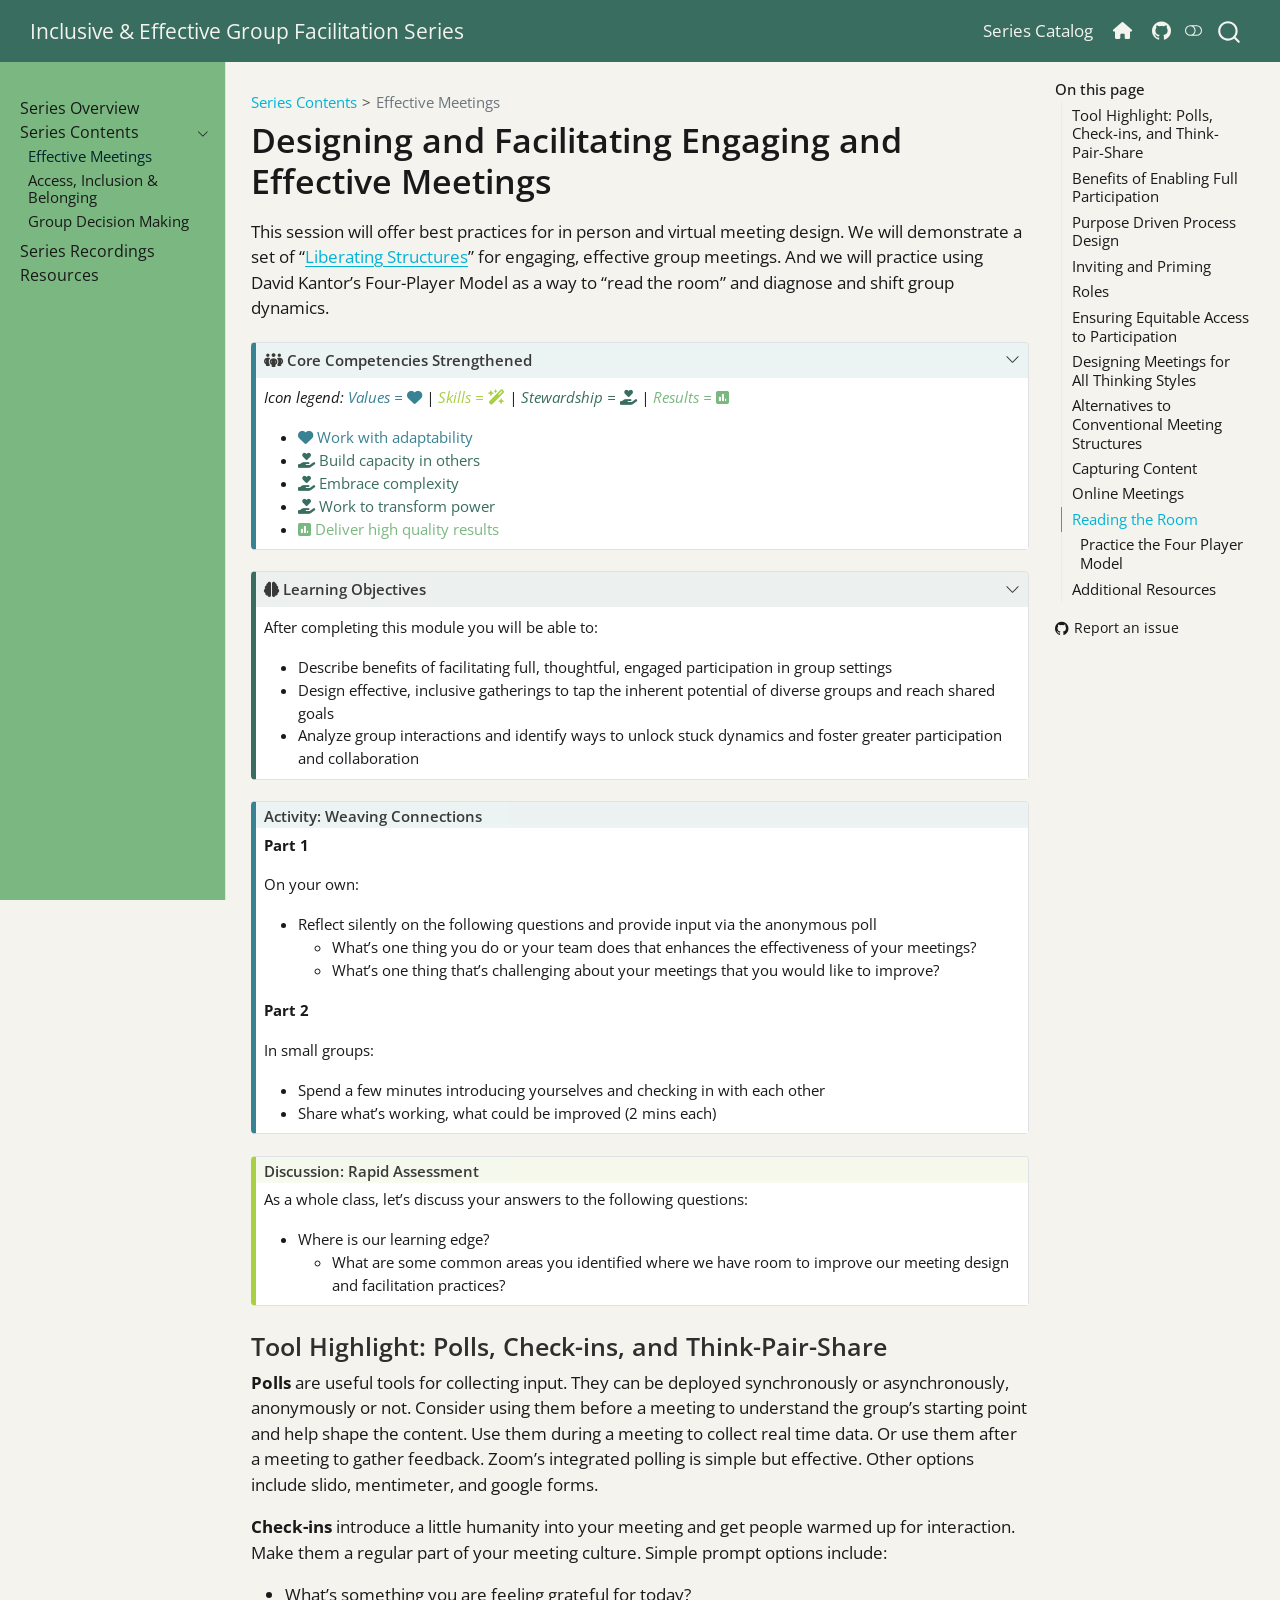
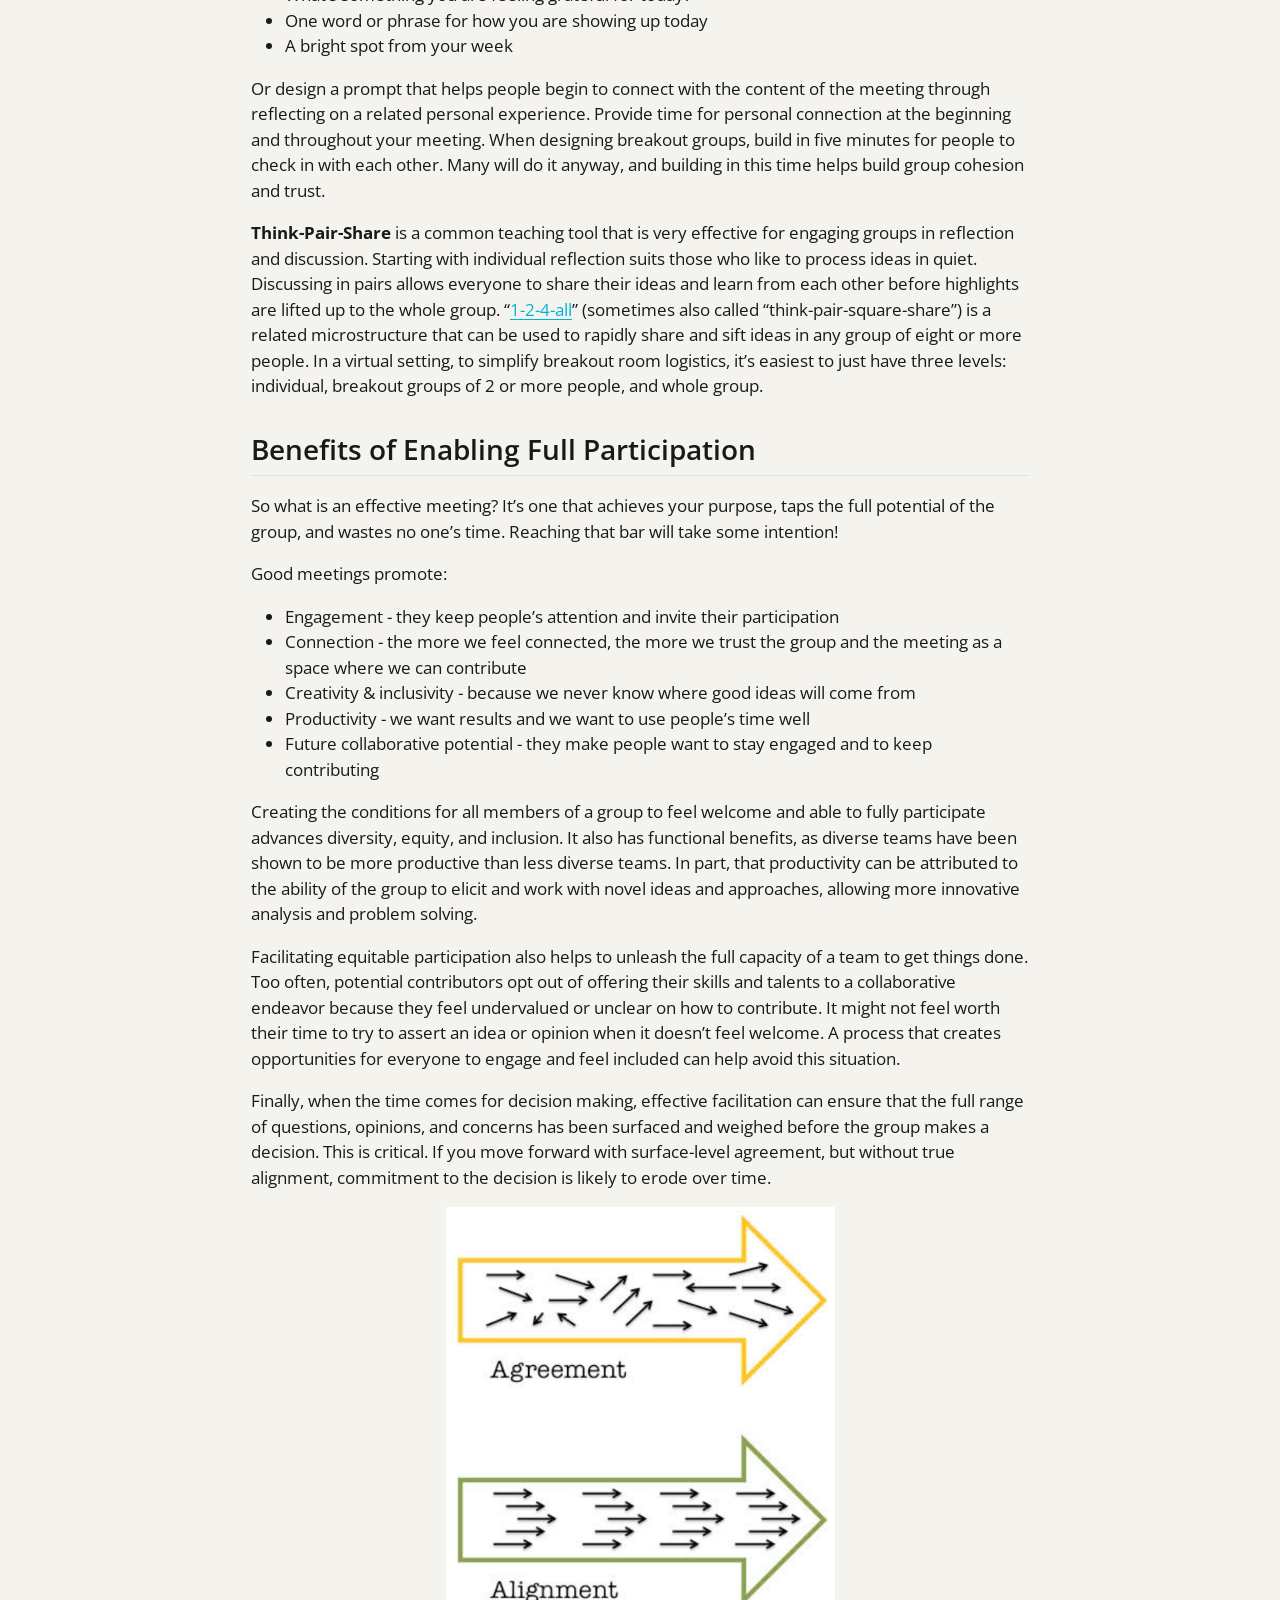
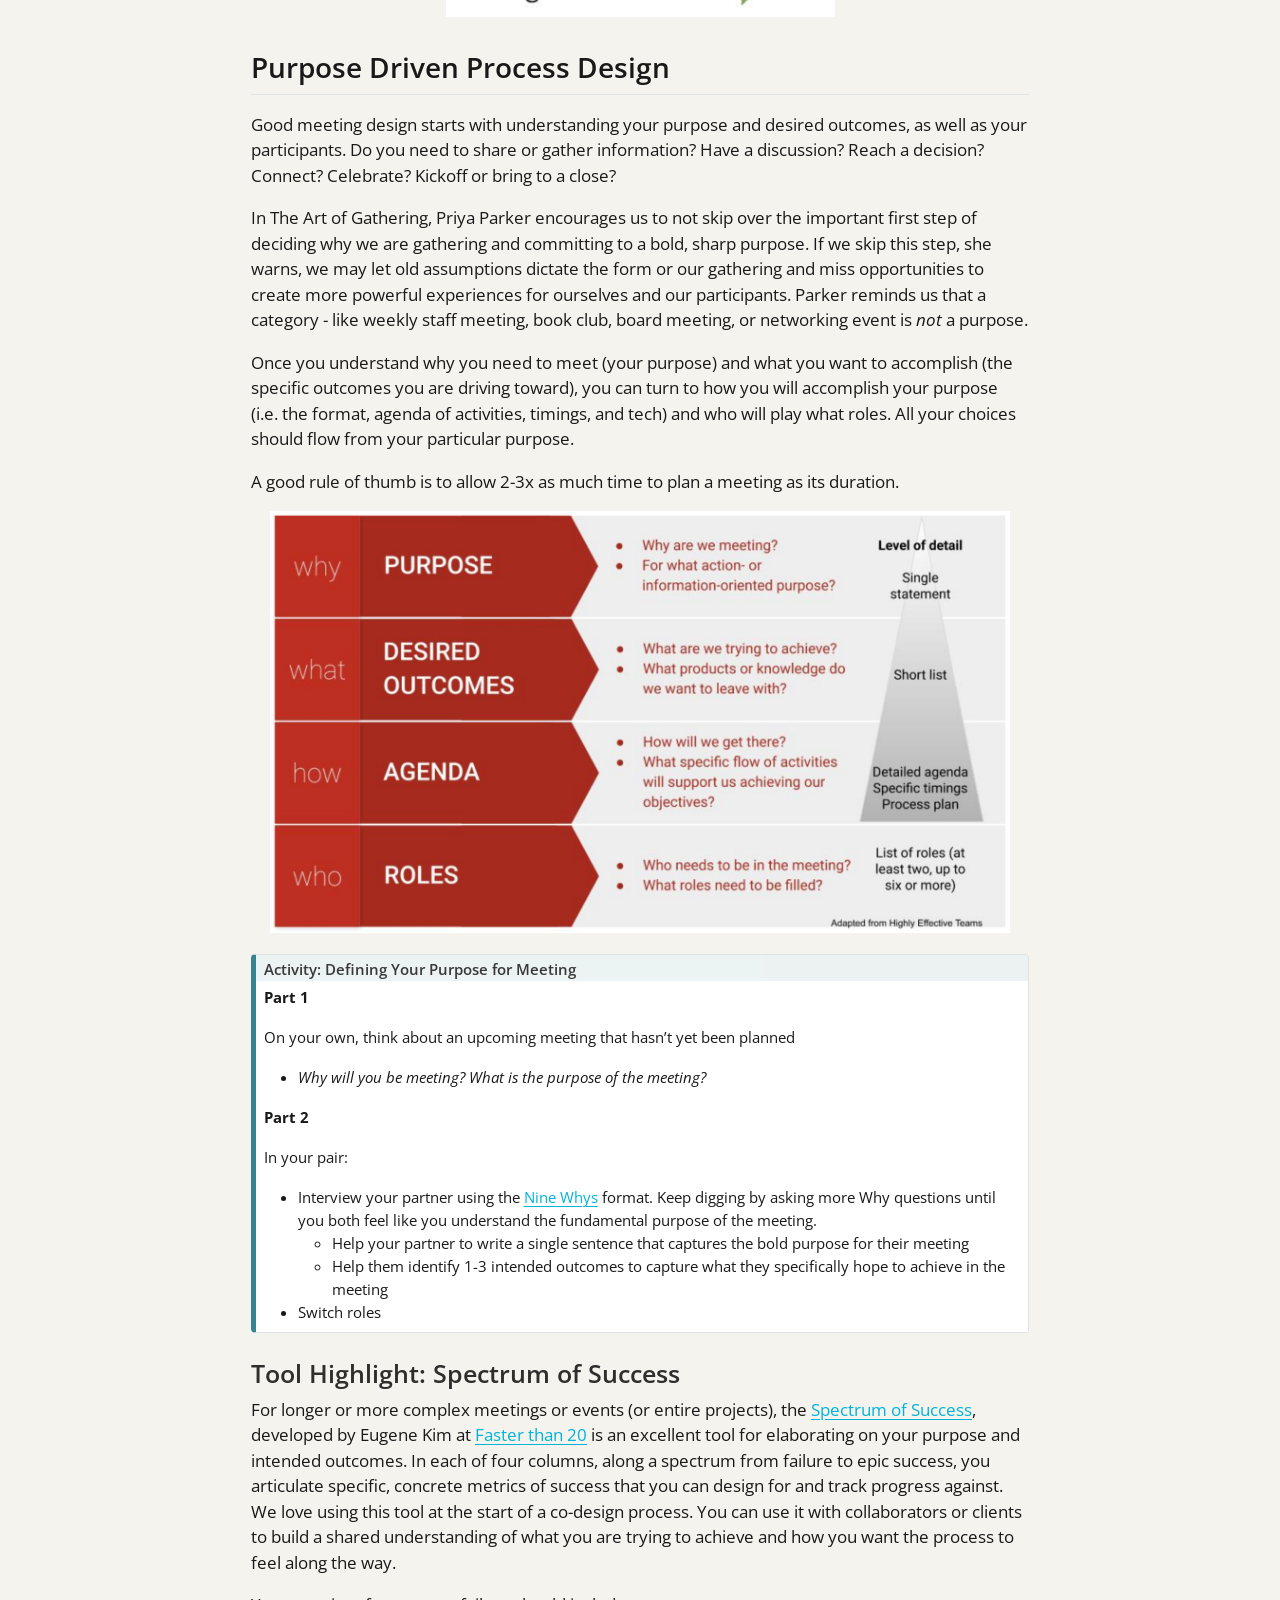
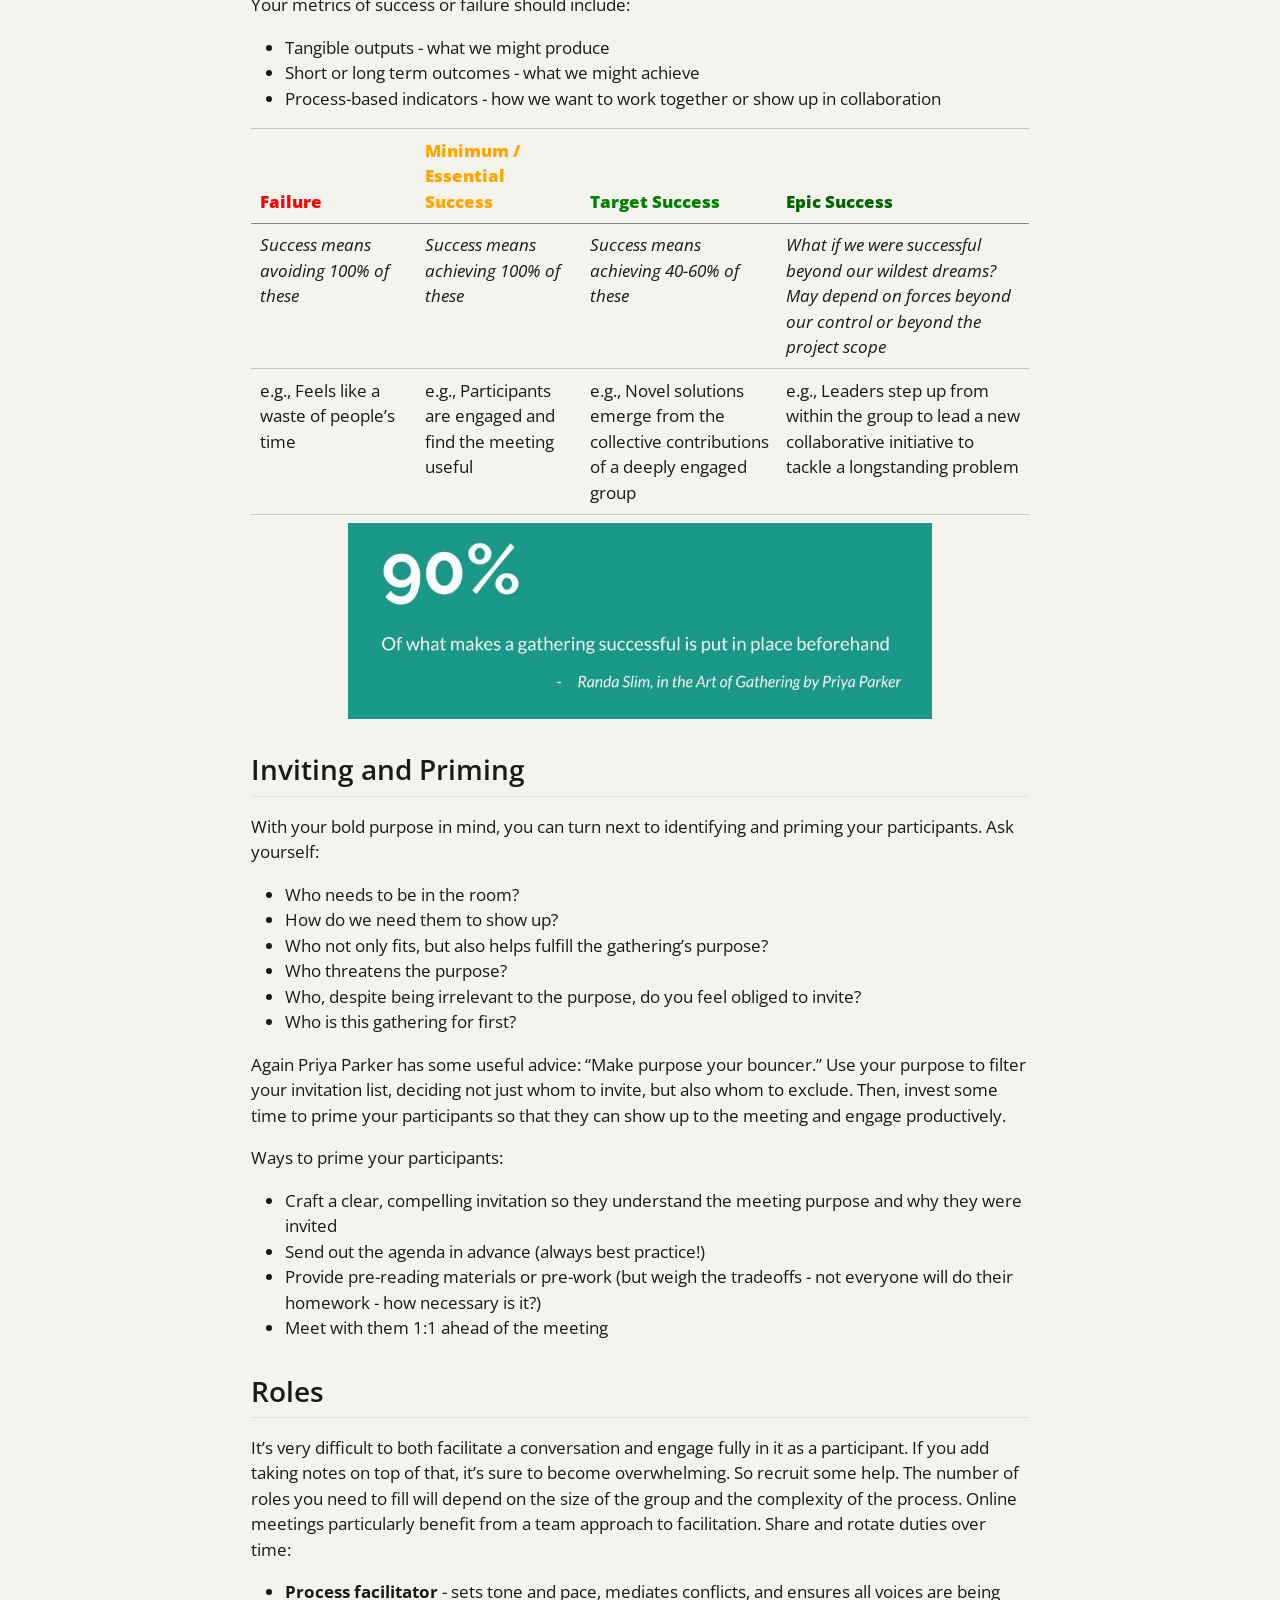
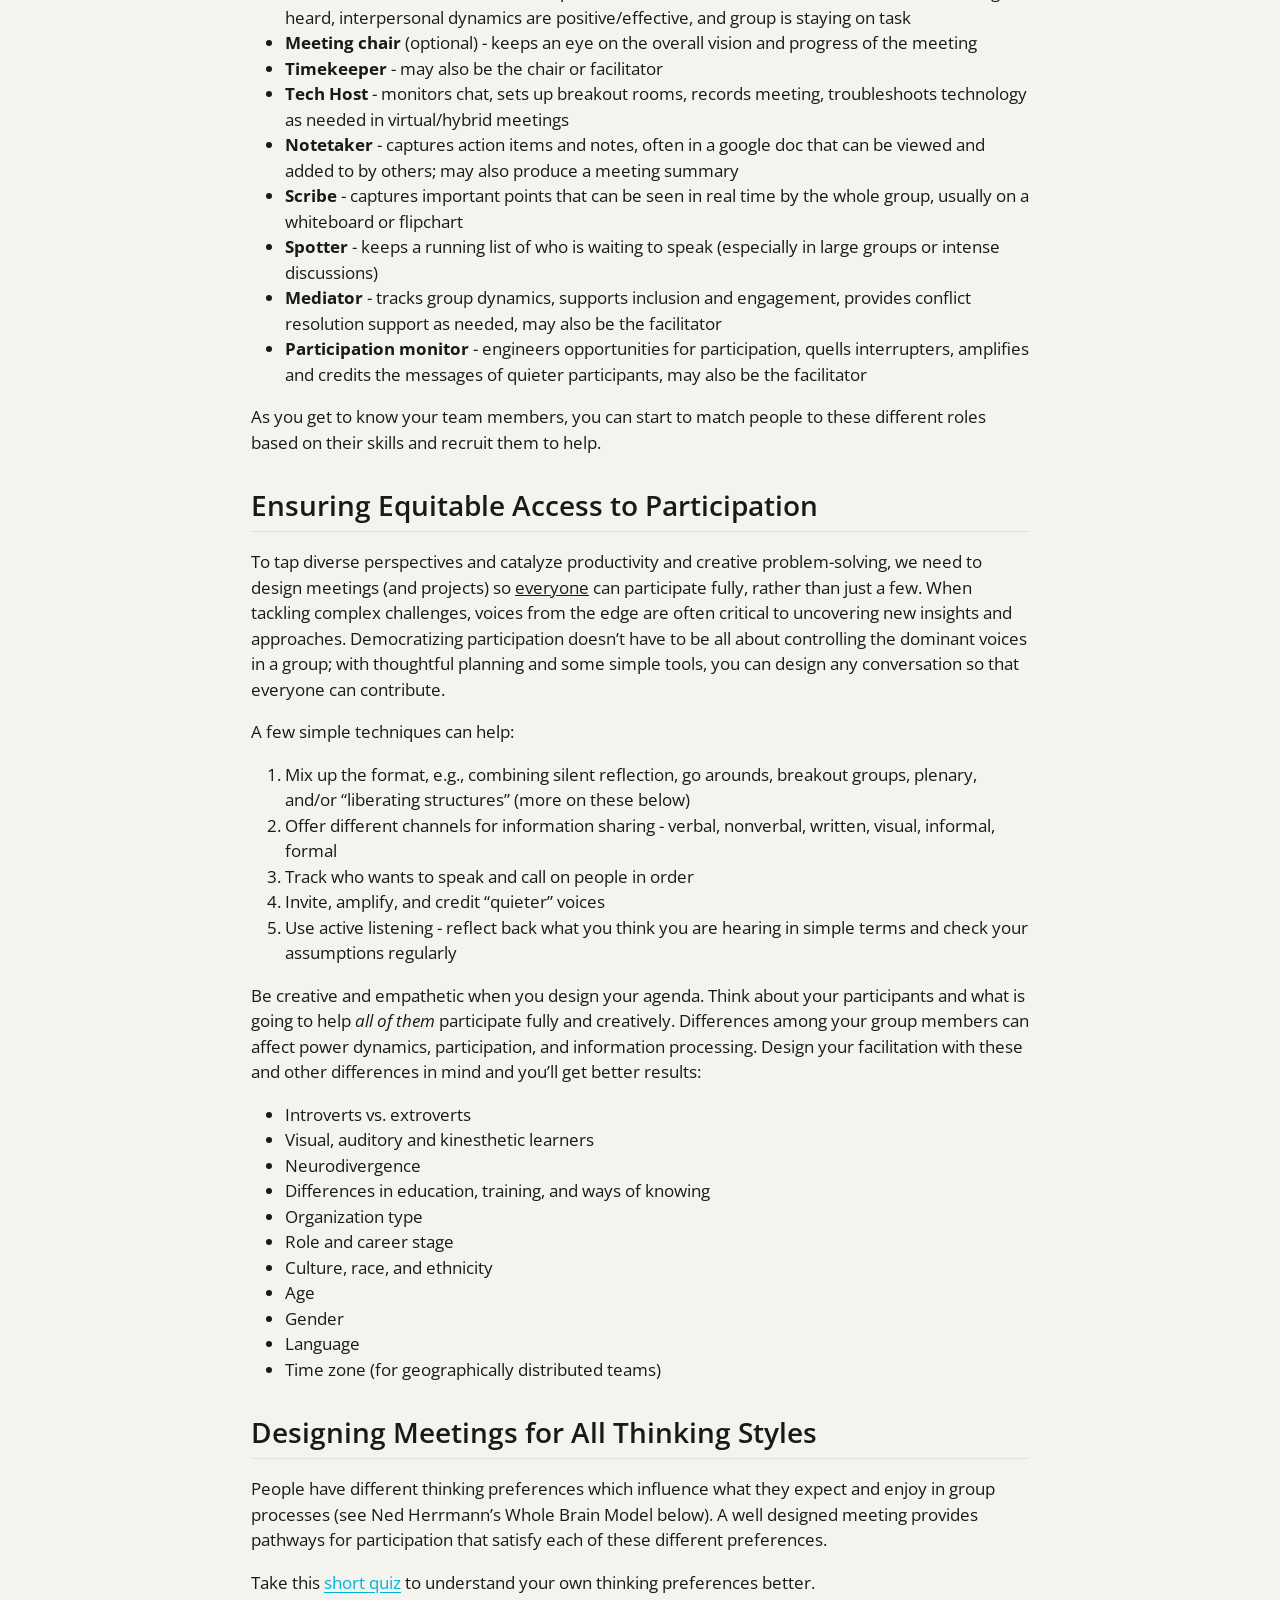
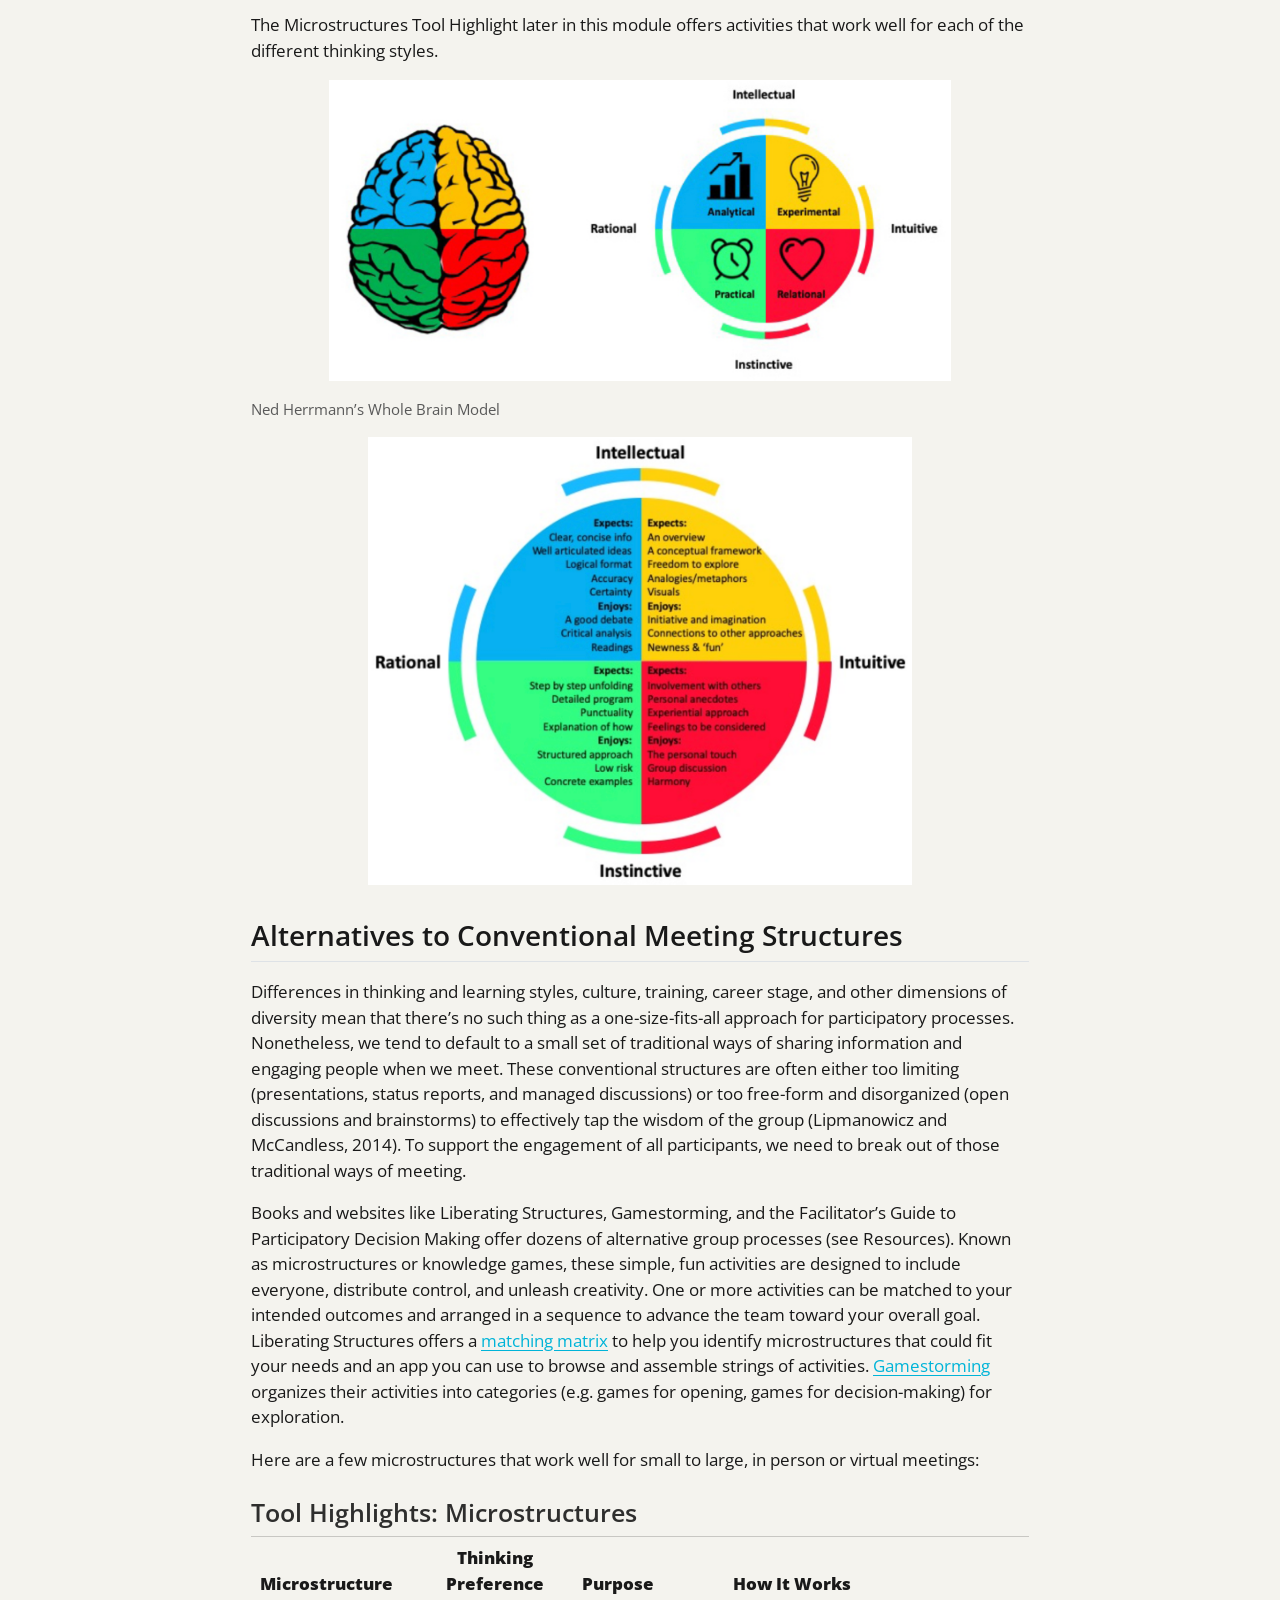
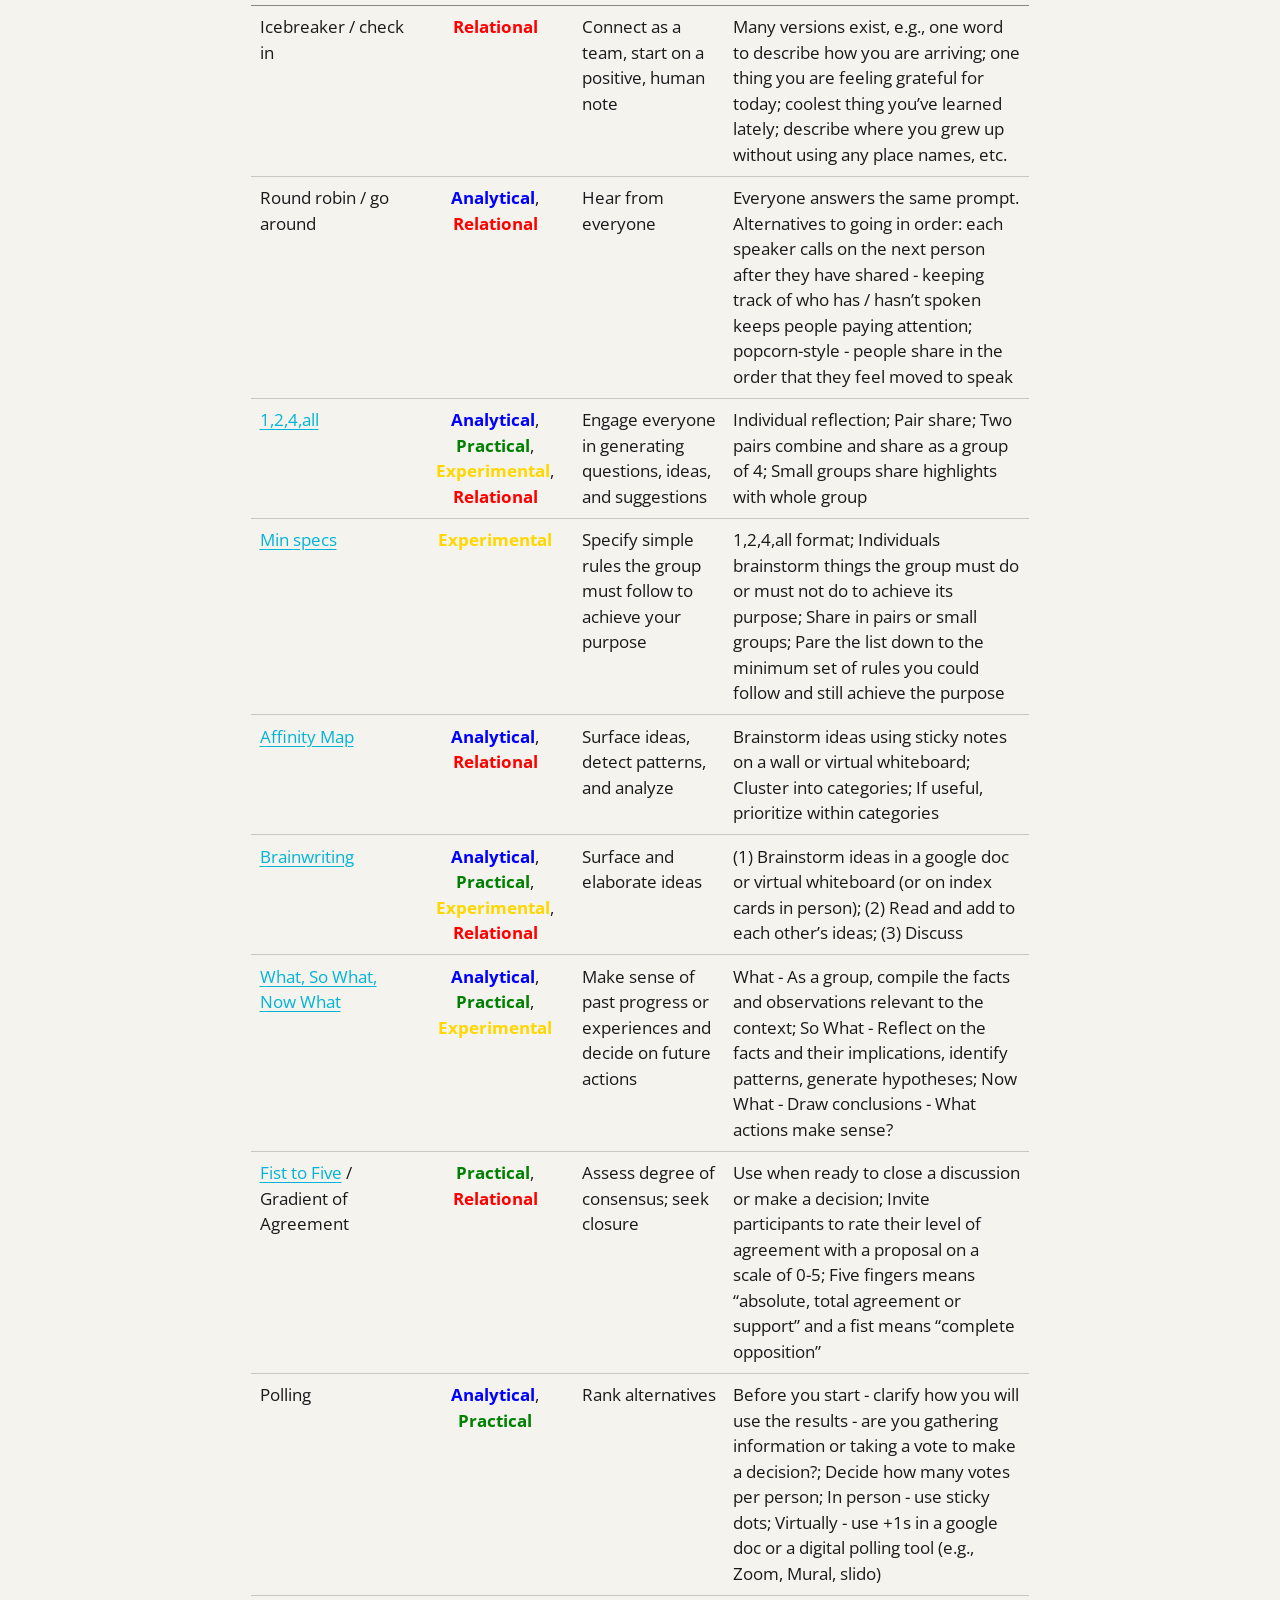
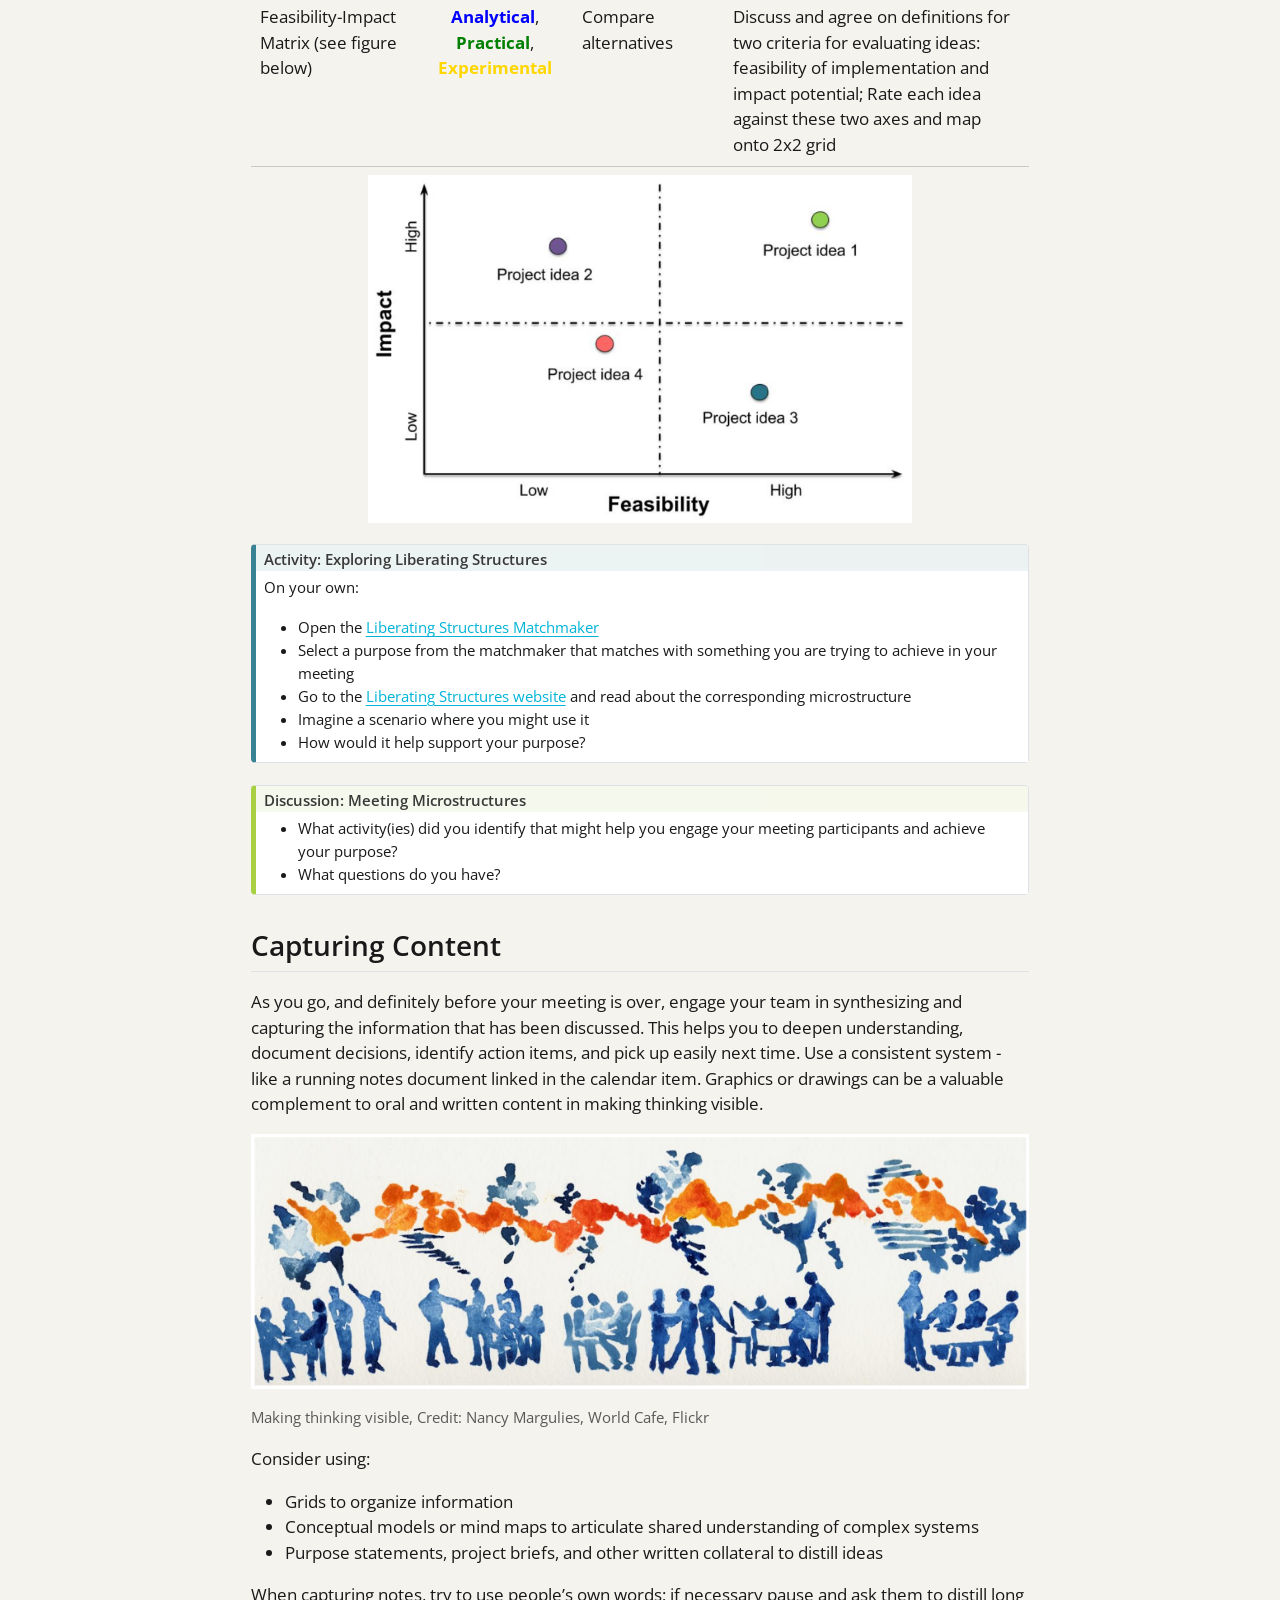
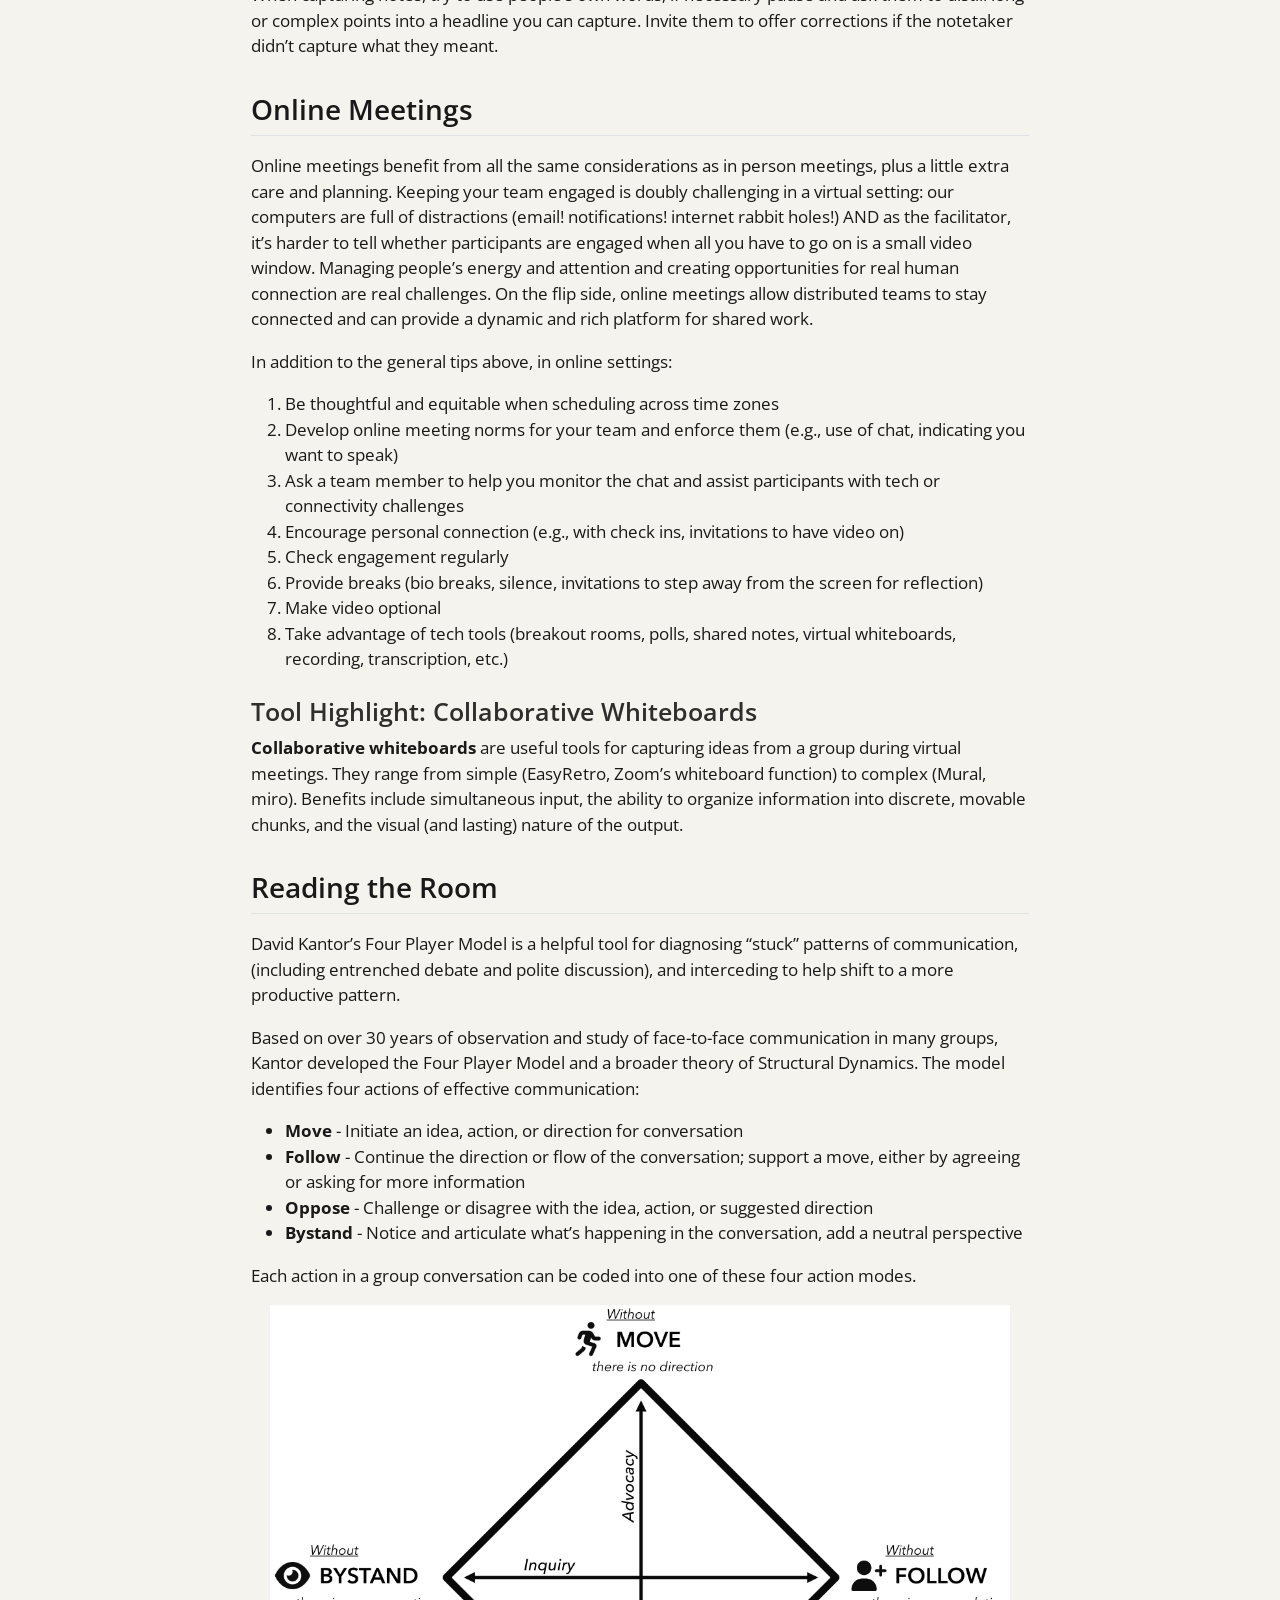
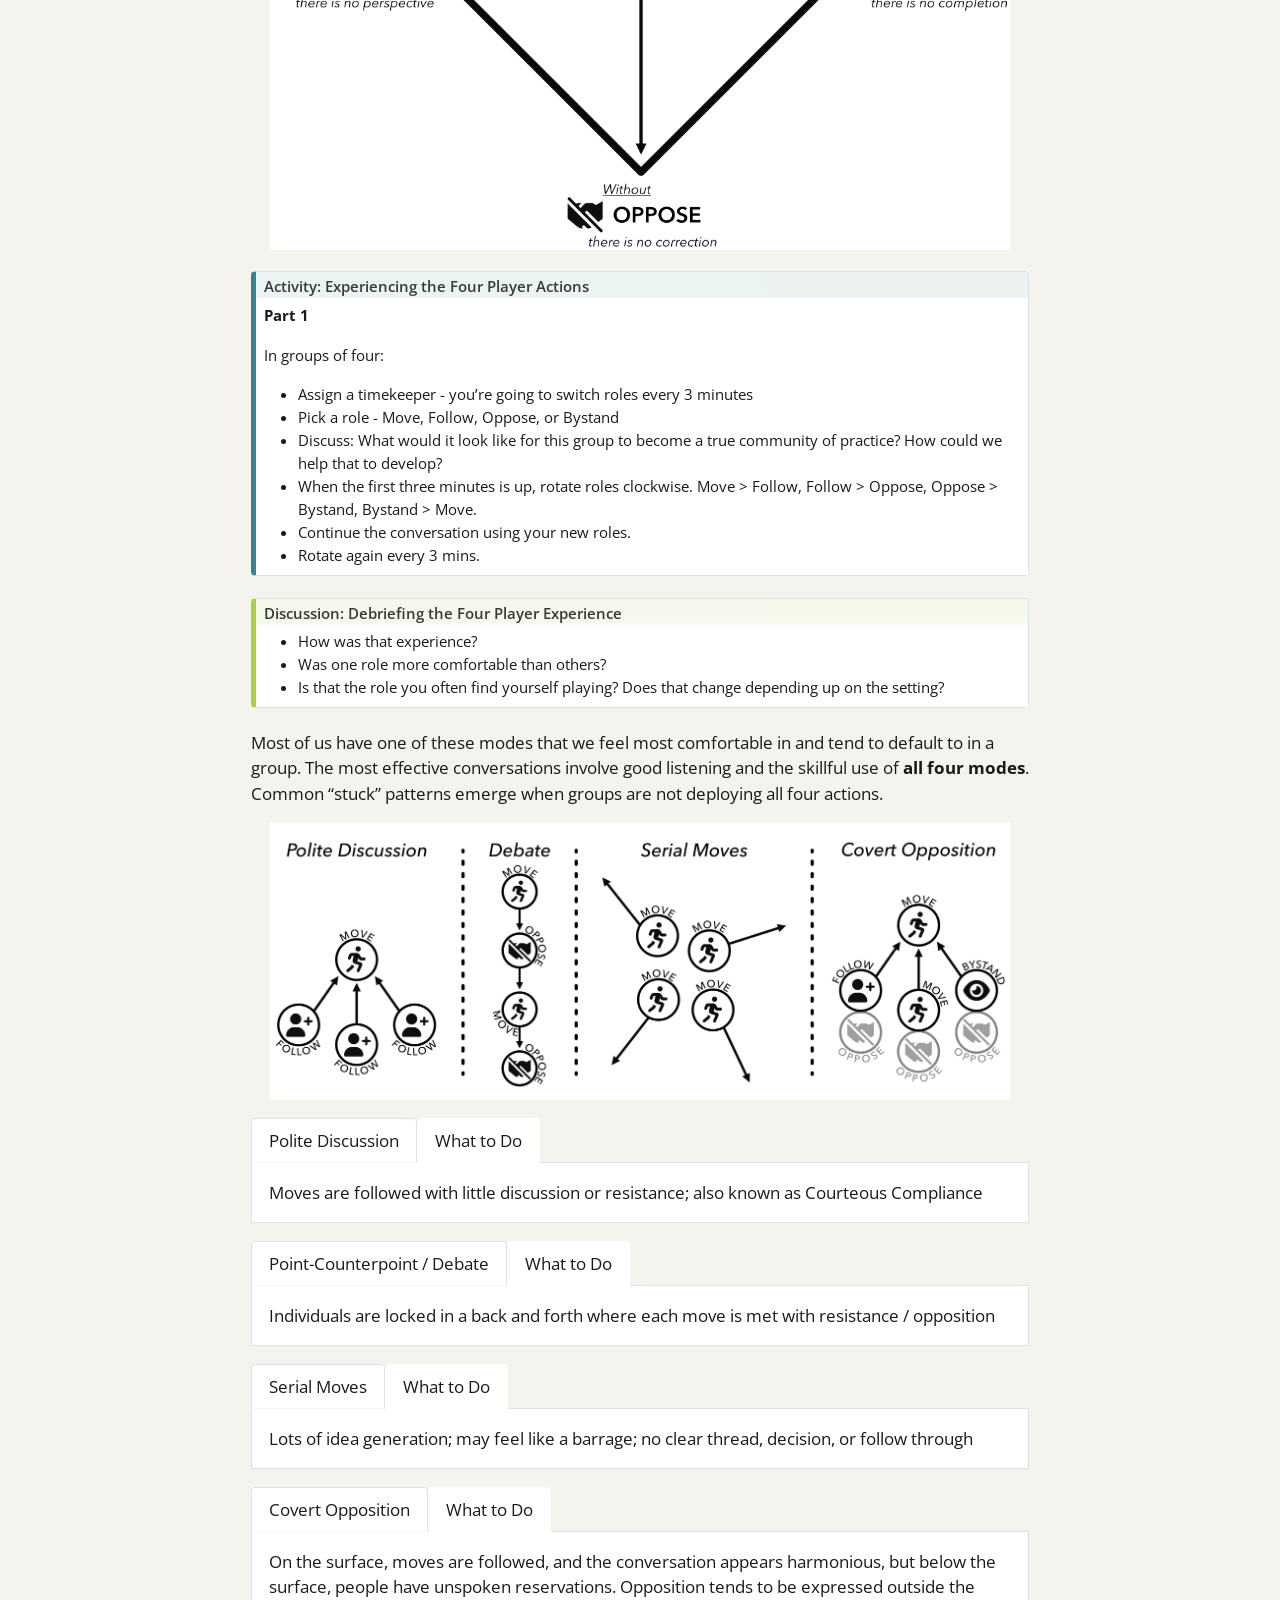
<file: content/meetings.html>
<!DOCTYPE html>
<html xmlns="http://www.w3.org/1999/xhtml" lang="en" xml:lang="en"><head>

<meta charset="utf-8">
<meta name="generator" content="quarto-1.11.9">

<meta name="viewport" content="width=device-width, initial-scale=1.0, user-scalable=yes">


<title>Designing and Facilitating Engaging and Effective Meetings – Inclusive &amp; Effective Group Facilitation Series</title>
<style>
/* Default styles provided by pandoc.
** See https://pandoc.org/MANUAL.html#variables-for-html for config info.
*/
span.smallcaps{font-variant: small-caps;}
div.columns{display: flex; gap: 1.5em;}
div.column{flex: auto;}
@media screen {
div.columns{gap: min(4vw, 1.5em);}
div.column{overflow-x: auto;}
}
div.hanging-indent{margin-left: 1.5em; text-indent: -1.5em;}
ul.task-list{list-style: none;}
ul.task-list li input[type="checkbox"] {
  width: 0.8em;
  margin: 0 0.8em 0.2em -1em; /* quarto-specific, see https://github.com/quarto-dev/quarto-cli/issues/4556 */ 
  vertical-align: middle;
}
</style>


<script src="../site_libs/quarto-nav/quarto-nav.js"></script>
<script src="../site_libs/quarto-nav/headroom.min.js"></script>
<script src="../site_libs/clipboard/clipboard.min.js"></script>
<script src="../site_libs/quarto-search/autocomplete.umd.js"></script>
<script src="../site_libs/quarto-search/fuse.min.js"></script>
<script src="../site_libs/quarto-search/quarto-search.js"></script>
<meta name="quarto:offset" content="../">
<link href="../content/images/logo_lwg-circle.png" rel="icon" type="image/png">
<script src="../site_libs/quarto-html/quarto.js" type="module"></script>
<script src="../site_libs/quarto-html/tabsets/tabsets.js" type="module"></script>
<script src="../site_libs/quarto-html/scrollable-regions/scrollable-regions.js" type="module"></script>
<script src="../site_libs/quarto-html/popper.min.js"></script>
<script src="../site_libs/quarto-html/tippy.umd.min.js"></script>
<script src="../site_libs/quarto-html/anchor.min.js"></script>
<link href="../site_libs/quarto-html/tippy.css" rel="stylesheet">
<link href="../site_libs/quarto-html/quarto-syntax-highlighting-63b5708e65d6cd79cd7618c58d0c21e7.css" rel="stylesheet" class="quarto-color-scheme" id="quarto-text-highlighting-styles">
<link href="../site_libs/quarto-html/quarto-syntax-highlighting-dark-447e42e69aaa9833c0ba1b986f430b20.css" rel="stylesheet" class="quarto-color-scheme quarto-color-alternate" id="quarto-text-highlighting-styles">
<link href="../site_libs/quarto-html/quarto-syntax-highlighting-63b5708e65d6cd79cd7618c58d0c21e7.css" rel="stylesheet" class="quarto-color-scheme-extra" id="quarto-text-highlighting-styles">
<script src="../site_libs/bootstrap/bootstrap.min.js"></script>
<link href="../site_libs/bootstrap/bootstrap-icons.css" rel="stylesheet">
<link href="../site_libs/bootstrap/bootstrap-e98da9be81661ecb6ac984ca3b5b6dd8.min.css" rel="stylesheet" append-hash="true" class="quarto-color-scheme" id="quarto-bootstrap" data-mode="light">
<link href="../site_libs/bootstrap/bootstrap-dark-90762f6b8fdf0c4e20819e556e25b376.min.css" rel="stylesheet" append-hash="true" class="quarto-color-scheme quarto-color-alternate" id="quarto-bootstrap" data-mode="dark">
<link href="../site_libs/bootstrap/bootstrap-e98da9be81661ecb6ac984ca3b5b6dd8.min.css" rel="stylesheet" append-hash="true" class="quarto-color-scheme-extra" id="quarto-bootstrap" data-mode="light">
<link href="../site_libs/quarto-contrib/fontawesome6-6.7.2/all.min.css" rel="stylesheet">
<link href="../site_libs/quarto-contrib/fontawesome6-6.7.2/latex-fontsize.css" rel="stylesheet">
<script id="quarto-search-options" type="application/json">{
  "location": "navbar",
  "copy-button": false,
  "collapse-after": 3,
  "panel-placement": "end",
  "type": "overlay",
  "limit": 50,
  "keyboard-shortcut": [
    "f",
    "/",
    "s"
  ],
  "show-item-context": false,
  "language": {
    "search-no-results-text": "No results",
    "search-matching-documents-text": "matching documents",
    "search-copy-link-title": "Copy link to search",
    "search-hide-matches-text": "Hide additional matches",
    "search-more-match-text": "more match in this document",
    "search-more-matches-text": "more matches in this document",
    "search-clear-button-title": "Clear",
    "search-text-placeholder": "",
    "search-detached-cancel-button-title": "Cancel",
    "search-submit-button-title": "Submit",
    "search-label": "Search"
  }
}</script>


</head>

<body class="nav-sidebar docked nav-fixed quarto-light"><a id="quarto-skip-link" class="visually-hidden-focusable" href="#quarto-document-content">Skip to main content</a><script id="quarto-html-before-body" type="application/javascript">
    const toggleBodyColorMode = (bsSheetEl) => {
      const mode = bsSheetEl.getAttribute("data-mode");
      const bodyEl = window.document.querySelector("body");
      if (mode === "dark") {
        bodyEl.classList.add("quarto-dark");
        bodyEl.classList.remove("quarto-light");
      } else {
        bodyEl.classList.add("quarto-light");
        bodyEl.classList.remove("quarto-dark");
      }
    }
    const toggleBodyColorPrimary = () => {
      const bsSheetEl = window.document.querySelector("link#quarto-bootstrap:not([rel=disabled-stylesheet])");
      if (bsSheetEl) {
        toggleBodyColorMode(bsSheetEl);
      }
    }
    const setColorSchemeToggle = (alternate) => {
      const toggles = window.document.querySelectorAll('.quarto-color-scheme-toggle');
      for (let i=0; i < toggles.length; i++) {
        const toggle = toggles[i];
        if (toggle) {
          toggle.setAttribute("aria-checked", alternate ? "true" : "false");
          if (alternate) {
            toggle.classList.add("alternate");
          } else {
            toggle.classList.remove("alternate");
          }
        }
      }
    };
    const toggleColorMode = (alternate) => {
      // Switch the stylesheets
      const primaryStylesheets = window.document.querySelectorAll('link.quarto-color-scheme:not(.quarto-color-alternate)');
      const alternateStylesheets = window.document.querySelectorAll('link.quarto-color-scheme.quarto-color-alternate');
      manageTransitions('#quarto-margin-sidebar .nav-link', false);
      if (alternate) {
        // note: dark is layered on light, we don't disable primary!
        enableStylesheet(alternateStylesheets);
        for (const sheetNode of alternateStylesheets) {
          if (sheetNode.id === "quarto-bootstrap") {
            toggleBodyColorMode(sheetNode);
          }
        }
      } else {
        disableStylesheet(alternateStylesheets);
        enableStylesheet(primaryStylesheets)
        toggleBodyColorPrimary();
      }
      manageTransitions('#quarto-margin-sidebar .nav-link', true);
      // Switch the toggles
      setColorSchemeToggle(alternate)
    }
    // Hack to workaround the fact that safari doesn't
    // properly recolor the scrollbar when toggling (#1455).
    // Not run on load: stylesheets are set before first paint there, and
    // scrolling would undo the scroll to a URL fragment (#14973).
    // The one pixel nudge keeps the reader where they were.
    const refreshSafariScrollbar = () => {
      if (navigator.userAgent.indexOf('Safari') > 0 && navigator.userAgent.indexOf('Chrome') == -1) {
        manageTransitions("body", false);
        const scrollY = window.scrollY;
        window.scrollTo(0, scrollY > 0 ? scrollY - 1 : 1);
        setTimeout(() => {
          window.scrollTo(0, scrollY);
          manageTransitions("body", true);
        }, 40);
      }
    }
    const disableStylesheet = (stylesheets) => {
      for (let i=0; i < stylesheets.length; i++) {
        const stylesheet = stylesheets[i];
        stylesheet.rel = 'disabled-stylesheet';
      }
    }
    const enableStylesheet = (stylesheets) => {
      for (let i=0; i < stylesheets.length; i++) {
        const stylesheet = stylesheets[i];
        if(stylesheet.rel !== 'stylesheet') { // for Chrome, which will still FOUC without this check
          stylesheet.rel = 'stylesheet';
        }
      }
    }
    const manageTransitions = (selector, allowTransitions) => {
      const els = window.document.querySelectorAll(selector);
      for (let i=0; i < els.length; i++) {
        const el = els[i];
        if (allowTransitions) {
          el.classList.remove('notransition');
        } else {
          el.classList.add('notransition');
        }
      }
    }
    const isFileUrl = () => {
      return window.location.protocol === 'file:';
    }
    const hasAlternateSentinel = () => {
      let styleSentinel = getColorSchemeSentinel();
      if (styleSentinel !== null) {
        return styleSentinel === "alternate";
      } else {
        return false;
      }
    }
    const setStyleSentinel = (alternate) => {
      const value = alternate ? "alternate" : "default";
      if (!isFileUrl()) {
        window.localStorage.setItem("quarto-color-scheme", value);
      } else {
        localAlternateSentinel = value;
      }
    }
    const getColorSchemeSentinel = () => {
      if (!isFileUrl()) {
        const storageValue = window.localStorage.getItem("quarto-color-scheme");
        return storageValue != null ? storageValue : localAlternateSentinel;
      } else {
        return localAlternateSentinel;
      }
    }
    const toggleGiscusIfUsed = (isAlternate, darkModeDefault) => {
      const baseTheme = document.querySelector('#giscus-base-theme')?.value ?? 'light';
      const alternateTheme = document.querySelector('#giscus-alt-theme')?.value ?? 'dark';
      let newTheme = '';
      if(authorPrefersDark) {
        newTheme = isAlternate ? baseTheme : alternateTheme;
      } else {
        newTheme = isAlternate ? alternateTheme : baseTheme;
      }
      const changeGiscusTheme = () => {
        // From: https://github.com/giscus/giscus/issues/336
        const sendMessage = (message) => {
          const iframe = document.querySelector('iframe.giscus-frame');
          if (!iframe) return;
          iframe.contentWindow.postMessage({ giscus: message }, 'https://giscus.app');
        }
        sendMessage({
          setConfig: {
            theme: newTheme
          }
        });
      }
      const isGiscussLoaded = window.document.querySelector('iframe.giscus-frame') !== null;
      if (isGiscussLoaded) {
        changeGiscusTheme();
      }
    };
    const authorPrefersDark = false;
    const darkModeDefault = authorPrefersDark;
      document.querySelector('link#quarto-text-highlighting-styles.quarto-color-scheme-extra').rel = 'disabled-stylesheet';
      document.querySelector('link#quarto-bootstrap.quarto-color-scheme-extra').rel = 'disabled-stylesheet';
    let localAlternateSentinel = darkModeDefault ? 'alternate' : 'default';
    // Dark / light mode switch
    window.quartoToggleColorScheme = () => {
      // Read the current dark / light value
      let toAlternate = !hasAlternateSentinel();
      toggleColorMode(toAlternate);
      refreshSafariScrollbar();
      setStyleSentinel(toAlternate);
      toggleGiscusIfUsed(toAlternate, darkModeDefault);
      window.dispatchEvent(new Event('resize'));
    };
    // Switch to dark mode if need be
    if (hasAlternateSentinel()) {
      toggleColorMode(true);
    } else {
      toggleColorMode(false);
    }
  </script>

<div id="quarto-search-results"></div>
  <header id="quarto-header" class="headroom fixed-top">
    <nav class="navbar navbar-expand-lg " data-bs-theme="dark" aria-label="Site">
      <div class="navbar-container container-fluid">
      <div class="navbar-brand-container mx-auto">
    <a class="navbar-brand" href="../index.html">
    <span class="navbar-title">Inclusive &amp; Effective Group Facilitation Series</span>
    </a>
  </div>
          <button class="navbar-toggler" type="button" data-bs-toggle="collapse" data-bs-target="#navbarCollapse" aria-controls="navbarCollapse" aria-expanded="false" aria-label="Toggle navigation" onclick="if (window.quartoToggleHeadroom) { window.quartoToggleHeadroom(); }">
  <span class="navbar-toggler-icon"></span>
</button>
          <div class="collapse navbar-collapse" id="navbarCollapse">
            <ul class="navbar-nav navbar-nav-scroll ms-auto">
  <li class="nav-item">
    <a class="nav-link" href="https://legacyworksgroup.github.io/learning-catalog/"> 
<span class="menu-text">Series Catalog</span></a>
  </li>  
  <li class="nav-item">
    <a class="nav-link" href="https://legacyworksgroup.com/"> 
<span class="menu-text"><i class="fa-solid fa-house" aria-label="house"></i></span></a>
  </li>  
  <li class="nav-item compact">
    <a class="nav-link" href="https://github.com/LegacyWorksGroup/inclusive-facilitation"> <i class="bi bi-github" role="img">
</i> 
<span class="menu-text"></span></a>
  </li>  
</ul>
          </div> <!-- /navcollapse -->
            <div class="quarto-navbar-tools">
  <button type="button" role="switch" aria-checked="false" class="quarto-color-scheme-toggle quarto-navigation-tool  px-1" onclick="window.quartoToggleColorScheme(); return false;" title="Toggle dark mode" aria-label="Toggle dark mode"><i class="bi"></i></button>
</div>
            <div id="quarto-search" class="" title="Search"></div>
      </div> <!-- /container-fluid -->
    </nav>
  <nav class="quarto-secondary-nav" aria-label="Toolbar">
    <div class="container-fluid d-flex">
      <button type="button" class="quarto-btn-toggle btn" data-bs-toggle="collapse" role="button" data-bs-target=".quarto-sidebar-collapse-item" aria-controls="quarto-sidebar" aria-expanded="false" aria-label="Toggle sidebar navigation" onclick="if (window.quartoToggleHeadroom) { window.quartoToggleHeadroom(); }">
        <i class="bi bi-layout-text-sidebar-reverse"></i>
      </button>
        <nav class="quarto-page-breadcrumbs" aria-label="Breadcrumbs"><ol class="breadcrumb"><li class="breadcrumb-item"><a href="../content/meetings.html">Series Contents</a></li><li class="breadcrumb-item"><a href="../content/meetings.html">Effective Meetings</a></li></ol></nav>
        <a class="flex-grow-1" data-bs-toggle="collapse" data-bs-target=".quarto-sidebar-collapse-item" onclick="if (window.quartoToggleHeadroom) { window.quartoToggleHeadroom(); }">      
        </a>
    </div>
  </nav>
</header>
<!-- content -->
<div id="quarto-content" class="quarto-container page-columns page-rows-contents page-layout-article page-navbar">
<!-- sidebar -->
  <nav id="quarto-sidebar" class="sidebar collapse collapse-horizontal quarto-sidebar-collapse-item sidebar-navigation docked overflow-auto" aria-label="Section">
    <div class="sidebar-menu-container"> 
    <ul class="list-unstyled mt-1">
        <li class="sidebar-item">
  <div class="sidebar-item-container"> 
  <a href="../index.html" class="sidebar-item-text sidebar-link">
 <span class="menu-text">Series Overview</span></a>
  </div>
</li>
        <li class="sidebar-item sidebar-item-section">
      <div class="sidebar-item-container"> 
            <button type="button" class="sidebar-item-text sidebar-item-toggle sidebar-link text-start" data-bs-toggle="collapse" data-bs-target="#quarto-sidebar-section-1" aria-controls="quarto-sidebar-section-1" aria-expanded="true">
 <span class="menu-text" id="quarto-sidebar-section-1-label">Series Contents</span><i class="bi bi-chevron-right" aria-hidden="true"></i></button>
      </div>
      <ul id="quarto-sidebar-section-1" aria-labelledby="quarto-sidebar-section-1-label" class="collapse list-unstyled sidebar-section depth1 show">  
          <li class="sidebar-item">
  <div class="sidebar-item-container"> 
  <a href="../content/meetings.html" class="sidebar-item-text sidebar-link active">
 <span class="menu-text">Effective Meetings</span></a>
  </div>
</li>
          <li class="sidebar-item">
  <div class="sidebar-item-container"> 
  <a href="../content/belonging.html" class="sidebar-item-text sidebar-link">
 <span class="menu-text">Access, Inclusion &amp; Belonging</span></a>
  </div>
</li>
          <li class="sidebar-item">
  <div class="sidebar-item-container"> 
  <a href="../content/decision-making.html" class="sidebar-item-text sidebar-link">
 <span class="menu-text">Group Decision Making</span></a>
  </div>
</li>
      </ul>
  </li>
        <li class="sidebar-item">
  <div class="sidebar-item-container"> 
  <a href="../recordings.html" class="sidebar-item-text sidebar-link">
 <span class="menu-text">Series Recordings</span></a>
  </div>
</li>
        <li class="sidebar-item">
  <div class="sidebar-item-container"> 
  <a href="../resources.html" class="sidebar-item-text sidebar-link">
 <span class="menu-text">Resources</span></a>
  </div>
</li>
    </ul>
    </div>
</nav>
<div id="quarto-sidebar-glass" class="quarto-sidebar-collapse-item" data-bs-toggle="collapse" data-bs-target=".quarto-sidebar-collapse-item"></div>
<!-- margin-sidebar -->
    <div id="quarto-margin-sidebar" class="sidebar margin-sidebar">
        <nav id="TOC" role="doc-toc" aria-labelledby="toc-title" class="toc-active">
    <h2 id="toc-title">On this page</h2>
   
  <ul>
  <li><a href="#tool-highlight-polls-check-ins-and-think-pair-share" id="toc-tool-highlight-polls-check-ins-and-think-pair-share" class="nav-link active" data-scroll-target="#tool-highlight-polls-check-ins-and-think-pair-share">Tool Highlight: Polls, Check-ins, and Think-Pair-Share</a></li>
  <li><a href="#benefits-of-enabling-full-participation" id="toc-benefits-of-enabling-full-participation" class="nav-link" data-scroll-target="#benefits-of-enabling-full-participation">Benefits of Enabling Full Participation</a></li>
  <li><a href="#purpose-driven-process-design" id="toc-purpose-driven-process-design" class="nav-link" data-scroll-target="#purpose-driven-process-design">Purpose Driven Process Design</a>
  <ul class="collapse">
  <li><a href="#tool-highlight-spectrum-of-success" id="toc-tool-highlight-spectrum-of-success" class="nav-link" data-scroll-target="#tool-highlight-spectrum-of-success">Tool Highlight: Spectrum of Success</a></li>
  </ul></li>
  <li><a href="#inviting-and-priming" id="toc-inviting-and-priming" class="nav-link" data-scroll-target="#inviting-and-priming">Inviting and Priming</a></li>
  <li><a href="#roles" id="toc-roles" class="nav-link" data-scroll-target="#roles">Roles</a></li>
  <li><a href="#ensuring-equitable-access-to-participation" id="toc-ensuring-equitable-access-to-participation" class="nav-link" data-scroll-target="#ensuring-equitable-access-to-participation">Ensuring Equitable Access to Participation</a></li>
  <li><a href="#designing-meetings-for-all-thinking-styles" id="toc-designing-meetings-for-all-thinking-styles" class="nav-link" data-scroll-target="#designing-meetings-for-all-thinking-styles">Designing Meetings for All Thinking Styles</a></li>
  <li><a href="#alternatives-to-conventional-meeting-structures" id="toc-alternatives-to-conventional-meeting-structures" class="nav-link" data-scroll-target="#alternatives-to-conventional-meeting-structures">Alternatives to Conventional Meeting Structures</a>
  <ul class="collapse">
  <li><a href="#tool-highlights-microstructures" id="toc-tool-highlights-microstructures" class="nav-link" data-scroll-target="#tool-highlights-microstructures">Tool Highlights: Microstructures</a></li>
  </ul></li>
  <li><a href="#capturing-content" id="toc-capturing-content" class="nav-link" data-scroll-target="#capturing-content">Capturing Content</a></li>
  <li><a href="#online-meetings" id="toc-online-meetings" class="nav-link" data-scroll-target="#online-meetings">Online Meetings</a>
  <ul class="collapse">
  <li><a href="#tool-highlight-collaborative-whiteboards" id="toc-tool-highlight-collaborative-whiteboards" class="nav-link" data-scroll-target="#tool-highlight-collaborative-whiteboards">Tool Highlight: Collaborative Whiteboards</a></li>
  </ul></li>
  <li><a href="#reading-the-room" id="toc-reading-the-room" class="nav-link" data-scroll-target="#reading-the-room">Reading the Room</a>
  <ul class="collapse">
  <li><a href="#practice-the-four-player-model" id="toc-practice-the-four-player-model" class="nav-link" data-scroll-target="#practice-the-four-player-model">Practice the Four Player Model</a></li>
  </ul></li>
  <li><a href="#additional-resources" id="toc-additional-resources" class="nav-link" data-scroll-target="#additional-resources">Additional Resources</a>
  <ul class="collapse">
  <li><a href="#papers-books" id="toc-papers-books" class="nav-link" data-scroll-target="#papers-books">Papers &amp; Books</a></li>
  <li><a href="#workshops-courses" id="toc-workshops-courses" class="nav-link" data-scroll-target="#workshops-courses">Workshops &amp; Courses</a></li>
  <li><a href="#websites" id="toc-websites" class="nav-link" data-scroll-target="#websites">Websites</a></li>
  </ul></li>
  </ul>
<div class="toc-actions"><ul><li><a href="https://github.com/LegacyWorksGroup/inclusive-facilitation/issues/new" class="toc-action"><i class="bi bi-github"></i>Report an issue</a></li></ul></div></nav>
    </div>
<!-- main -->
<main class="content" id="quarto-document-content" tabindex="-1">


<header id="title-block-header" class="quarto-title-block default"><nav class="quarto-page-breadcrumbs quarto-title-breadcrumbs d-none d-lg-block" aria-label="Breadcrumbs"><ol class="breadcrumb"><li class="breadcrumb-item"><a href="../content/meetings.html">Series Contents</a></li><li class="breadcrumb-item"><a href="../content/meetings.html">Effective Meetings</a></li></ol></nav>
<div class="quarto-title">
<h1 class="title">Designing and Facilitating Engaging and Effective Meetings</h1>
</div>



<div class="quarto-title-meta">

    
  
    
  </div>
  


</header>


<meta name="robots" content="noindex, nofollow">
<p>This session will offer best practices for in person and virtual meeting design. We will demonstrate a set of “<a href="https://www.liberatingstructures.com/ls/">Liberating Structures</a>” for engaging, effective group meetings. And we will practice using David Kantor’s Four-Player Model as a way to “read the room” and diagnose and shift group dynamics.</p>
<div class="callout callout-style-default callout-note no-icon callout-titled">
<div class="callout-header d-flex align-content-center" data-bs-toggle="collapse" data-bs-target=".callout-1-contents" aria-controls="callout-1" aria-expanded="true" aria-label="Toggle callout">
<div class="callout-icon-container">
<i class="callout-icon no-icon"></i>
</div>
<div class="callout-title-container flex-fill">
<span class="screen-reader-only">Note</span><i class="fa-solid fa-people-group" aria-label="people-group"></i> Core Competencies Strengthened
</div>
<div class="callout-btn-toggle d-inline-block border-0 py-1 ps-1 pe-0 float-end"><i class="callout-toggle"></i></div>
</div>
<div id="callout-1" class="callout-1-contents callout-collapse collapse show">
<div class="callout-body-container callout-body">
<p><em>Icon legend: <span class="cc-value">Values = <i class="fa-solid fa-heart" aria-label="heart"></i></span> | <span class="cc-skill">Skills = <i class="fa-solid fa-wand-magic-sparkles" aria-label="wand-magic-sparkles"></i></span> | <span class="cc-steward">Stewardship = <i class="fa-solid fa-hand-holding-heart" aria-label="hand-holding-heart"></i></span> | <span class="cc-result">Results = <i class="fa-solid fa-square-poll-vertical" aria-label="square-poll-vertical"></i></span></em></p>
<ul>
<li><span class="cc-value"><i class="fa-solid fa-heart" aria-label="heart"></i> Work with adaptability</span></li>
<li><span class="cc-steward"><i class="fa-solid fa-hand-holding-heart" aria-label="hand-holding-heart"></i> Build capacity in others</span></li>
<li><span class="cc-steward"><i class="fa-solid fa-hand-holding-heart" aria-label="hand-holding-heart"></i> Embrace complexity</span></li>
<li><span class="cc-steward"><i class="fa-solid fa-hand-holding-heart" aria-label="hand-holding-heart"></i> Work to transform power</span></li>
<li><span class="cc-result"><i class="fa-solid fa-square-poll-vertical" aria-label="square-poll-vertical"></i> Deliver high quality results</span></li>
</ul>
</div>
</div>
</div>
<div class="callout callout-style-default callout-tip no-icon callout-titled">
<div class="callout-header d-flex align-content-center" data-bs-toggle="collapse" data-bs-target=".callout-2-contents" aria-controls="callout-2" aria-expanded="true" aria-label="Toggle callout">
<div class="callout-icon-container">
<i class="callout-icon no-icon"></i>
</div>
<div class="callout-title-container flex-fill">
<span class="screen-reader-only">Tip</span><i class="fa-solid fa-brain" aria-label="brain"></i> Learning Objectives
</div>
<div class="callout-btn-toggle d-inline-block border-0 py-1 ps-1 pe-0 float-end"><i class="callout-toggle"></i></div>
</div>
<div id="callout-2" class="callout-2-contents callout-collapse collapse show">
<div class="callout-body-container callout-body">
<p>After completing this module you will be able to:</p>
<ul>
<li>Describe benefits of facilitating full, thoughtful, engaged participation in group settings</li>
<li>Design effective, inclusive gatherings to tap the inherent potential of diverse groups and reach shared goals</li>
<li>Analyze group interactions and identify ways to unlock stuck dynamics and foster greater participation and collaboration</li>
</ul>
</div>
</div>
</div>
<div class="callout callout-style-default callout-note no-icon callout-titled">
<div class="callout-header d-flex align-content-center">
<div class="callout-icon-container">
<i class="callout-icon no-icon"></i>
</div>
<div class="callout-title-container flex-fill">
<span class="screen-reader-only">Note</span>Activity: Weaving Connections
</div>
</div>
<div class="callout-body-container callout-body">
<p><strong>Part 1</strong></p>
<p>On your own:</p>
<ul>
<li>Reflect silently on the following questions and provide input via the anonymous poll
<ul>
<li>What’s one thing you do or your team does that enhances the effectiveness of your meetings?</li>
<li>What’s one thing that’s challenging about your meetings that you would like to improve?</li>
</ul></li>
</ul>
<p><strong>Part 2</strong></p>
<p>In small groups:</p>
<ul>
<li>Spend a few minutes introducing yourselves and checking in with each other</li>
<li>Share what’s working, what could be improved (2 mins each)</li>
</ul>
</div>
</div>
<div class="callout callout-style-default callout-warning no-icon callout-titled">
<div class="callout-header d-flex align-content-center">
<div class="callout-icon-container">
<i class="callout-icon no-icon"></i>
</div>
<div class="callout-title-container flex-fill">
<span class="screen-reader-only">Warning</span>Discussion: Rapid Assessment
</div>
</div>
<div class="callout-body-container callout-body">
<p>As a whole class, let’s discuss your answers to the following questions:</p>
<ul>
<li>Where is our learning edge?
<ul>
<li>What are some common areas you identified where we have room to improve our meeting design and facilitation practices?</li>
</ul></li>
</ul>
</div>
</div>
<section id="tool-highlight-polls-check-ins-and-think-pair-share" class="level3">
<h3 class="anchored" data-anchor-id="tool-highlight-polls-check-ins-and-think-pair-share">Tool Highlight: Polls, Check-ins, and Think-Pair-Share</h3>
<p><strong>Polls</strong> are useful tools for collecting input. They can be deployed synchronously or asynchronously, anonymously or not. Consider using them before a meeting to understand the group’s starting point and help shape the content. Use them during a meeting to collect real time data. Or use them after a meeting to gather feedback. Zoom’s integrated polling is simple but effective. Other options include slido, mentimeter, and google forms.</p>
<p><strong>Check-ins</strong> introduce a little humanity into your meeting and get people warmed up for interaction. Make them a regular part of your meeting culture. Simple prompt options include:</p>
<ul>
<li>What’s something you are feeling grateful for today?</li>
<li>One word or phrase for how you are showing up today</li>
<li>A bright spot from your week</li>
</ul>
<p>Or design a prompt that helps people begin to connect with the content of the meeting through reflecting on a related personal experience. Provide time for personal connection at the beginning and throughout your meeting. When designing breakout groups, build in five minutes for people to check in with each other. Many will do it anyway, and building in this time helps build group cohesion and trust.</p>
<p><strong>Think-Pair-Share</strong> is a common teaching tool that is very effective for engaging groups in reflection and discussion. Starting with individual reflection suits those who like to process ideas in quiet. Discussing in pairs allows everyone to share their ideas and learn from each other before highlights are lifted up to the whole group. “<a href="https://www.liberatingstructures.com/1-1-2-4-all/">1-2-4-all</a>” (sometimes also called “think-pair-square-share”) is a related microstructure that can be used to rapidly share and sift ideas in any group of eight or more people. In a virtual setting, to simplify breakout room logistics, it’s easiest to just have three levels: individual, breakout groups of 2 or more people, and whole group.</p>
</section>
<section id="benefits-of-enabling-full-participation" class="level2">
<h2 class="anchored" data-anchor-id="benefits-of-enabling-full-participation">Benefits of Enabling Full Participation</h2>
<p>So what is an effective meeting? It’s one that achieves your purpose, taps the full potential of the group, and wastes no one’s time. Reaching that bar will take some intention!</p>
<p>Good meetings promote:</p>
<ul>
<li>Engagement - they keep people’s attention and invite their participation</li>
<li>Connection - the more we feel connected, the more we trust the group and the meeting as a space where we can contribute</li>
<li>Creativity &amp; inclusivity - because we never know where good ideas will come from</li>
<li>Productivity - we want results and we want to use people’s time well</li>
<li>Future collaborative potential - they make people want to stay engaged and to keep contributing</li>
</ul>
<p>Creating the conditions for all members of a group to feel welcome and able to fully participate advances diversity, equity, and inclusion. It also has functional benefits, as diverse teams have been shown to be more productive than less diverse teams. In part, that productivity can be attributed to the ability of the group to elicit and work with novel ideas and approaches, allowing more innovative analysis and problem solving.</p>
<p>Facilitating equitable participation also helps to unleash the full capacity of a team to get things done. Too often, potential contributors opt out of offering their skills and talents to a collaborative endeavor because they feel undervalued or unclear on how to contribute. It might not feel worth their time to try to assert an idea or opinion when it doesn’t feel welcome. A process that creates opportunities for everyone to engage and feel included can help avoid this situation.</p>
<p>Finally, when the time comes for decision making, effective facilitation can ensure that the full range of questions, opinions, and concerns has been surfaced and weighed before the group makes a decision. This is critical. If you move forward with surface-level agreement, but without true alignment, commitment to the decision is likely to erode over time.</p>
<p align="center">
<img src="images/agreement-alignment.png" alt="Figure of two right-facing arrows filled with smaller arrows. The small arrows filling the large 'agreement' arrow mostly face right but there is a lot of variation. The small arrows filling the large 'alignment' arrow all face the same way as the larger arrow" width="50%">
</p>
</section>
<section id="purpose-driven-process-design" class="level2">
<h2 class="anchored" data-anchor-id="purpose-driven-process-design">Purpose Driven Process Design</h2>
<p>Good meeting design starts with understanding your purpose and desired outcomes, as well as your participants. Do you need to share or gather information? Have a discussion? Reach a decision? Connect? Celebrate? Kickoff or bring to a close?</p>
<p>In The Art of Gathering, Priya Parker encourages us to not skip over the important first step of deciding why we are gathering and committing to a bold, sharp purpose. If we skip this step, she warns, we may let old assumptions dictate the form or our gathering and miss opportunities to create more powerful experiences for ourselves and our participants. Parker reminds us that a category - like weekly staff meeting, book club, board meeting, or networking event is <em>not</em> a purpose.</p>
<p>Once you understand why you need to meet (your purpose) and what you want to accomplish (the specific outcomes you are driving toward), you can turn to how you will accomplish your purpose (i.e.&nbsp;the format, agenda of activities, timings, and tech) and who will play what roles. All your choices should flow from your particular purpose.</p>
<p>A good rule of thumb is to allow 2-3x as much time to plan a meeting as its duration.</p>
<p align="center">
<img src="images/meeting-design-questions.png" alt="Figure separating meeting planning into 'why, what, how, and who' facets" width="95%">
</p>
<div class="callout callout-style-default callout-note no-icon callout-titled">
<div class="callout-header d-flex align-content-center">
<div class="callout-icon-container">
<i class="callout-icon no-icon"></i>
</div>
<div class="callout-title-container flex-fill">
<span class="screen-reader-only">Note</span>Activity: Defining Your Purpose for Meeting
</div>
</div>
<div class="callout-body-container callout-body">
<p><strong>Part 1</strong></p>
<p>On your own, think about an upcoming meeting that hasn’t yet been planned</p>
<ul>
<li><em>Why will you be meeting? What is the purpose of the meeting?</em></li>
</ul>
<p><strong>Part 2</strong></p>
<p>In your pair:</p>
<ul>
<li>Interview your partner using the <a href="https://www.liberatingstructures.com/3-nine-whys/">Nine Whys</a> format. Keep digging by asking more Why questions until you both feel like you understand the fundamental purpose of the meeting.
<ul>
<li>Help your partner to write a single sentence that captures the bold purpose for their meeting</li>
<li>Help them identify 1-3 intended outcomes to capture what they specifically hope to achieve in the meeting</li>
</ul></li>
<li>Switch roles</li>
</ul>
</div>
</div>
<section id="tool-highlight-spectrum-of-success" class="level3">
<h3 class="anchored" data-anchor-id="tool-highlight-spectrum-of-success">Tool Highlight: Spectrum of Success</h3>
<p>For longer or more complex meetings or events (or entire projects), the <a href="https://docs.google.com/document/d/1RvFT2jiwSEm-fw-uA0gaQ9yrN8PsYAaj6W-Q0ll7S44/edit?usp=sharing">Spectrum of Success</a>, developed by Eugene Kim at <a href="https://fasterthan20.com/">Faster than 20</a> is an excellent tool for elaborating on your purpose and intended outcomes. In each of four columns, along a spectrum from failure to epic success, you articulate specific, concrete metrics of success that you can design for and track progress against. We love using this tool at the start of a co-design process. You can use it with collaborators or clients to build a shared understanding of what you are trying to achieve and how you want the process to feel along the way.</p>
<p>Your metrics of success or failure should include:</p>
<ul>
<li>Tangible outputs - what we might produce</li>
<li>Short or long term outcomes - what we might achieve</li>
<li>Process-based indicators - how we want to work together or show up in collaboration</li>
</ul>
<table class="caption-top table">
<colgroup>
<col style="width: 21%">
<col style="width: 21%">
<col style="width: 25%">
<col style="width: 32%">
</colgroup>
<thead>
<tr class="header">
<th style="text-align: left;"><strong><span style="color:red">Failure</span></strong></th>
<th style="text-align: left;"><strong><span style="color:orange">Minimum / Essential Success</span></strong></th>
<th style="text-align: left;"><strong><span style="color:green">Target Success</span></strong></th>
<th style="text-align: left;"><strong><span style="color:#006400">Epic Success</span></strong></th>
</tr>
</thead>
<tbody>
<tr class="odd">
<td style="text-align: left;"><em>Success means avoiding 100% of these</em></td>
<td style="text-align: left;"><em>Success means achieving 100% of these</em></td>
<td style="text-align: left;"><em>Success means achieving 40-60% of these</em></td>
<td style="text-align: left;"><em>What if we were successful beyond our wildest dreams? May depend on forces beyond our control or beyond the project scope</em></td>
</tr>
<tr class="even">
<td style="text-align: left;">e.g., Feels like a waste of people’s time</td>
<td style="text-align: left;">e.g., Participants are engaged and find the meeting useful</td>
<td style="text-align: left;">e.g., Novel solutions emerge from the collective contributions of a deeply engaged group</td>
<td style="text-align: left;">e.g., Leaders step up from within the group to lead a new collaborative initiative to tackle a longstanding problem</td>
</tr>
</tbody>
</table>
<p align="center">
<img src="images/90-percent-rule.jpg" alt="90% of what makes a gathering successful is put in place beforehand. Randa Slim, in the Art of Gathering by Priya Parker" width="75%">
</p>
</section>
</section>
<section id="inviting-and-priming" class="level2">
<h2 class="anchored" data-anchor-id="inviting-and-priming">Inviting and Priming</h2>
<p>With your bold purpose in mind, you can turn next to identifying and priming your participants. Ask yourself:</p>
<ul>
<li>Who needs to be in the room?</li>
<li>How do we need them to show up?</li>
<li>Who not only fits, but also helps fulfill the gathering’s purpose?</li>
<li>Who threatens the purpose?</li>
<li>Who, despite being irrelevant to the purpose, do you feel obliged to invite?</li>
<li>Who is this gathering for first?</li>
</ul>
<p>Again Priya Parker has some useful advice: “Make purpose your bouncer.” Use your purpose to filter your invitation list, deciding not just whom to invite, but also whom to exclude. Then, invest some time to prime your participants so that they can show up to the meeting and engage productively.</p>
<p>Ways to prime your participants:</p>
<ul>
<li>Craft a clear, compelling invitation so they understand the meeting purpose and why they were invited</li>
<li>Send out the agenda in advance (always best practice!)</li>
<li>Provide pre-reading materials or pre-work (but weigh the tradeoffs - not everyone will do their homework - how necessary is it?)</li>
<li>Meet with them 1:1 ahead of the meeting</li>
</ul>
</section>
<section id="roles" class="level2">
<h2 class="anchored" data-anchor-id="roles">Roles</h2>
<p>It’s very difficult to both facilitate a conversation and engage fully in it as a participant. If you add taking notes on top of that, it’s sure to become overwhelming. So recruit some help. The number of roles you need to fill will depend on the size of the group and the complexity of the process. Online meetings particularly benefit from a team approach to facilitation. Share and rotate duties over time:</p>
<ul>
<li><strong>Process facilitator</strong> - sets tone and pace, mediates conflicts, and ensures all voices are being heard, interpersonal dynamics are positive/effective, and group is staying on task</li>
<li><strong>Meeting chair</strong> (optional) - keeps an eye on the overall vision and progress of the meeting</li>
<li><strong>Timekeeper</strong> - may also be the chair or facilitator</li>
<li><strong>Tech Host</strong> - monitors chat, sets up breakout rooms, records meeting, troubleshoots technology as needed in virtual/hybrid meetings</li>
<li><strong>Notetaker</strong> - captures action items and notes, often in a google doc that can be viewed and added to by others; may also produce a meeting summary</li>
<li><strong>Scribe</strong> - captures important points that can be seen in real time by the whole group, usually on a whiteboard or flipchart</li>
<li><strong>Spotter</strong> - keeps a running list of who is waiting to speak (especially in large groups or intense discussions)</li>
<li><strong>Mediator</strong> - tracks group dynamics, supports inclusion and engagement, provides conflict resolution support as needed, may also be the facilitator</li>
<li><strong>Participation monitor</strong> - engineers opportunities for participation, quells interrupters, amplifies and credits the messages of quieter participants, may also be the facilitator</li>
</ul>
<p>As you get to know your team members, you can start to match people to these different roles based on their skills and recruit them to help.</p>
</section>
<section id="ensuring-equitable-access-to-participation" class="level2">
<h2 class="anchored" data-anchor-id="ensuring-equitable-access-to-participation">Ensuring Equitable Access to Participation</h2>
<p>To tap diverse perspectives and catalyze productivity and creative problem-solving, we need to design meetings (and projects) so <u>everyone</u> can participate fully, rather than just a few. When tackling complex challenges, voices from the edge are often critical to uncovering new insights and approaches. Democratizing participation doesn’t have to be all about controlling the dominant voices in a group; with thoughtful planning and some simple tools, you can design any conversation so that everyone can contribute.</p>
<p>A few simple techniques can help:</p>
<ol type="1">
<li>Mix up the format, e.g., combining silent reflection, go arounds, breakout groups, plenary, and/or “liberating structures” (more on these below)</li>
<li>Offer different channels for information sharing - verbal, nonverbal, written, visual, informal, formal</li>
<li>Track who wants to speak and call on people in order</li>
<li>Invite, amplify, and credit “quieter” voices</li>
<li>Use active listening - reflect back what you think you are hearing in simple terms and check your assumptions regularly</li>
</ol>
<p>Be creative and empathetic when you design your agenda. Think about your participants and what is going to help <em>all of them</em> participate fully and creatively. Differences among your group members can affect power dynamics, participation, and information processing. Design your facilitation with these and other differences in mind and you’ll get better results:</p>
<ul>
<li>Introverts vs.&nbsp;extroverts</li>
<li>Visual, auditory and kinesthetic learners</li>
<li>Neurodivergence</li>
<li>Differences in education, training, and ways of knowing</li>
<li>Organization type</li>
<li>Role and career stage</li>
<li>Culture, race, and ethnicity</li>
<li>Age</li>
<li>Gender</li>
<li>Language</li>
<li>Time zone (for geographically distributed teams)</li>
</ul>
</section>
<section id="designing-meetings-for-all-thinking-styles" class="level2">
<h2 class="anchored" data-anchor-id="designing-meetings-for-all-thinking-styles">Designing Meetings for All Thinking Styles</h2>
<p>People have different thinking preferences which influence what they expect and enjoy in group processes (see Ned Herrmann’s Whole Brain Model below). A well designed meeting provides pathways for participation that satisfy each of these different preferences.</p>
<p>Take this <a href="https://docs.google.com/document/d/1XZD_7oVnS6JoFVUfhhXb3pMgSleW_1AK4YDsMEvlwgI/copy">short quiz</a> to understand your own thinking preferences better.</p>
<p>The Microstructures Tool Highlight later in this module offers activities that work well for each of the different thinking styles.</p>
<p align="center">
<img src="images/whole-brain-model.png" alt="Top-down image of a human brain divided into four sections next to a circle divided into the same sections. Top left of both is blue, labeled 'analytical' in the circle. Top right is yellow, labeled 'experimental' in the circle. Bottom right is red and labeled 'relational' in circle. Bottom left is green and is labeled 'practical' in the circle. The circle also labels the lines separating each pair of adjacent quadrants as follows: analytical and experimental is 'intellectual', experimental and relational is 'intuitive', relational and practical is 'instinctive', and practical and analytical is 'rational'." width="80%">
</p><figcaption>
Ned Herrmann’s Whole Brain Model
</figcaption>
<p></p>
<p align="center">
<img src="images/thinking-style-expects.png" alt="Circle divided into same quadrants as previous image where each quadrant contains the expectations and enjoyments of that thinking style. Top left expects clear/concise info, well articulated ideas, accuracy, and certainty and enjoys a good debate, critical analysis, and readings. Top right expects an overview, a conceptual framework, freedom to explore, analogies/metaphors, and visuals and enjoys initiative and imagination, connections to other approaches, newness and 'fun'. Bottom right expects involvement with others, personal anecdotes, experimental approach, and feelings to be considered and enjoys the personal touch, group discussion and harmony. Bottom left expects step-by-step unfolding, detailed program, punctuality, and an explanation of how and enjoys a structured approach, low risk, and concrete examples" width="70%">
</p>
</section>
<section id="alternatives-to-conventional-meeting-structures" class="level2">
<h2 class="anchored" data-anchor-id="alternatives-to-conventional-meeting-structures">Alternatives to Conventional Meeting Structures</h2>
<p>Differences in thinking and learning styles, culture, training, career stage, and other dimensions of diversity mean that there’s no such thing as a one-size-fits-all approach for participatory processes. Nonetheless, we tend to default to a small set of traditional ways of sharing information and engaging people when we meet. These conventional structures are often either too limiting (presentations, status reports, and managed discussions) or too free-form and disorganized (open discussions and brainstorms) to effectively tap the wisdom of the group (Lipmanowicz and McCandless, 2014). To support the engagement of all participants, we need to break out of those traditional ways of meeting.</p>
<p>Books and websites like Liberating Structures, Gamestorming, and the Facilitator’s Guide to Participatory Decision Making offer dozens of alternative group processes (see Resources). Known as microstructures or knowledge games, these simple, fun activities are designed to include everyone, distribute control, and unleash creativity. One or more activities can be matched to your intended outcomes and arranged in a sequence to advance the team toward your overall goal. Liberating Structures offers a <a href="https://www.liberatingstructures.com/matching-matrix">matching matrix</a> to help you identify microstructures that could fit your needs and an app you can use to browse and assemble strings of activities. <a href="https://gamestorming.com/">Gamestorming</a> organizes their activities into categories (e.g.&nbsp;games for opening, games for decision-making) for exploration.</p>
<p>Here are a few microstructures that work well for small to large, in person or virtual meetings:</p>
<section id="tool-highlights-microstructures" class="level3">
<h3 class="anchored" data-anchor-id="tool-highlights-microstructures">Tool Highlights: Microstructures</h3>
<table class="caption-top table">
<thead>
<tr class="header">
<th style="text-align: left;"><strong>Microstructure</strong></th>
<th style="text-align: center;"><strong>Thinking Preference</strong></th>
<th style="text-align: left;"><strong>Purpose</strong></th>
<th style="text-align: left;"><strong>How It Works</strong></th>
</tr>
</thead>
<tbody>
<tr class="odd">
<td style="text-align: left;">Icebreaker / check in</td>
<td style="text-align: center;"><strong><span style="color:red">Relational</span></strong></td>
<td style="text-align: left;">Connect as a team, start on a positive, human note</td>
<td style="text-align: left;">Many versions exist, e.g., one word to describe how you are arriving; one thing you are feeling grateful for today; coolest thing you’ve learned lately; describe where you grew up without using any place names, etc.</td>
</tr>
<tr class="even">
<td style="text-align: left;">Round robin / go around</td>
<td style="text-align: center;"><strong><span style="color:blue">Analytical</span></strong>, <strong><span style="color:red">Relational</span></strong></td>
<td style="text-align: left;">Hear from everyone</td>
<td style="text-align: left;">Everyone answers the same prompt. Alternatives to going in order: each speaker calls on the next person after they have shared - keeping track of who has / hasn’t spoken keeps people paying attention; popcorn-style - people share in the order that they feel moved to speak</td>
</tr>
<tr class="odd">
<td style="text-align: left;"><a href="https://www.liberatingstructures.com/1-1-2-4-all/">1,2,4,all</a></td>
<td style="text-align: center;"><strong><span style="color:blue">Analytical</span></strong>, <strong><span style="color:green">Practical</span></strong>, <strong><span style="color:gold">Experimental</span></strong>, <strong><span style="color:red">Relational</span></strong></td>
<td style="text-align: left;">Engage everyone in generating questions, ideas, and suggestions</td>
<td style="text-align: left;">Individual reflection; Pair share; Two pairs combine and share as a group of 4; Small groups share highlights with whole group</td>
</tr>
<tr class="even">
<td style="text-align: left;"><a href="https://www.liberatingstructures.com/14-min-specs/">Min specs</a></td>
<td style="text-align: center;"><strong><span style="color:gold">Experimental</span></strong></td>
<td style="text-align: left;">Specify simple rules the group must follow to achieve your purpose</td>
<td style="text-align: left;">1,2,4,all format; Individuals brainstorm things the group must do or must not do to achieve its purpose; Share in pairs or small groups; Pare the list down to the minimum set of rules you could follow and still achieve the purpose</td>
</tr>
<tr class="odd">
<td style="text-align: left;"><a href="https://gamestorming.com/?s=affinity+map">Affinity Map</a></td>
<td style="text-align: center;"><strong><span style="color:blue">Analytical</span></strong>, <strong><span style="color:red">Relational</span></strong></td>
<td style="text-align: left;">Surface ideas, detect patterns, and analyze</td>
<td style="text-align: left;">Brainstorm ideas using sticky notes on a wall or virtual whiteboard; Cluster into categories; If useful, prioritize within categories</td>
</tr>
<tr class="even">
<td style="text-align: left;"><a href="https://gamestorming.com/brainwriting/">Brainwriting</a></td>
<td style="text-align: center;"><strong><span style="color:blue">Analytical</span></strong>, <strong><span style="color:green">Practical</span></strong>, <strong><span style="color:gold">Experimental</span></strong>, <strong><span style="color:red">Relational</span></strong></td>
<td style="text-align: left;">Surface and elaborate ideas</td>
<td style="text-align: left;">(1) Brainstorm ideas in a google doc or virtual whiteboard (or on index cards in person); (2) Read and add to each other’s ideas; (3) Discuss</td>
</tr>
<tr class="odd">
<td style="text-align: left;"><a href="https://www.liberatingstructures.com/9-what-so-what-now-what-w/">What, So What, Now What</a></td>
<td style="text-align: center;"><strong><span style="color:blue">Analytical</span></strong>, <strong><span style="color:green">Practical</span></strong>, <strong><span style="color:gold">Experimental</span></strong></td>
<td style="text-align: left;">Make sense of past progress or experiences and decide on future actions</td>
<td style="text-align: left;">What - As a group, compile the facts and observations relevant to the context; So What - Reflect on the facts and their implications, identify patterns, generate hypotheses; Now What - Draw conclusions - What actions make sense?</td>
</tr>
<tr class="even">
<td style="text-align: left;"><a href="https://gamestorming.com/five-fingered-consensus/">Fist to Five</a> / Gradient of Agreement</td>
<td style="text-align: center;"><strong><span style="color:green">Practical</span></strong>, <strong><span style="color:red">Relational</span></strong></td>
<td style="text-align: left;">Assess degree of consensus; seek closure</td>
<td style="text-align: left;">Use when ready to close a discussion or make a decision; Invite participants to rate their level of agreement with a proposal on a scale of 0-5; Five fingers means “absolute, total agreement or support” and a fist means “complete opposition”</td>
</tr>
<tr class="odd">
<td style="text-align: left;">Polling</td>
<td style="text-align: center;"><strong><span style="color:blue">Analytical</span></strong>, <strong><span style="color:green">Practical</span></strong></td>
<td style="text-align: left;">Rank alternatives</td>
<td style="text-align: left;">Before you start - clarify how you will use the results - are you gathering information or taking a vote to make a decision?; Decide how many votes per person; In person - use sticky dots; Virtually - use +1s in a google doc or a digital polling tool (e.g., Zoom, Mural, slido)</td>
</tr>
<tr class="even">
<td style="text-align: left;">Feasibility-Impact Matrix (see figure below)</td>
<td style="text-align: center;"><strong><span style="color:blue">Analytical</span></strong>, <strong><span style="color:green">Practical</span></strong>, <strong><span style="color:gold">Experimental</span></strong></td>
<td style="text-align: left;">Compare alternatives</td>
<td style="text-align: left;">Discuss and agree on definitions for two criteria for evaluating ideas: feasibility of implementation and impact potential; Rate each idea against these two axes and map onto 2x2 grid</td>
</tr>
</tbody>
</table>
<p align="center">
<img src="images/project-impact-vs-feasibility.png" alt="Graph of impact versus feasibility where both axes range from low to high and the plot area is divided into four equal sections" width="70%">
</p>
<div class="callout callout-style-default callout-note no-icon callout-titled">
<div class="callout-header d-flex align-content-center">
<div class="callout-icon-container">
<i class="callout-icon no-icon"></i>
</div>
<div class="callout-title-container flex-fill">
<span class="screen-reader-only">Note</span>Activity: Exploring Liberating Structures
</div>
</div>
<div class="callout-body-container callout-body">
<p>On your own:</p>
<ul>
<li>Open the <a href="https://drive.google.com/file/d/1NZy2MxvXuD86m1PxxbQsvKVbP53HXPYz/view?usp=drive_link">Liberating Structures Matchmaker</a></li>
<li>Select a purpose from the matchmaker that matches with something you are trying to achieve in your meeting</li>
<li>Go to the <a href="https://www.liberatingstructures.com/ls-menu/">Liberating Structures website</a> and read about the corresponding microstructure</li>
<li>Imagine a scenario where you might use it</li>
<li>How would it help support your purpose?</li>
</ul>
</div>
</div>
<div class="callout callout-style-default callout-warning no-icon callout-titled">
<div class="callout-header d-flex align-content-center">
<div class="callout-icon-container">
<i class="callout-icon no-icon"></i>
</div>
<div class="callout-title-container flex-fill">
<span class="screen-reader-only">Warning</span>Discussion: Meeting Microstructures
</div>
</div>
<div class="callout-body-container callout-body">
<ul>
<li>What activity(ies) did you identify that might help you engage your meeting participants and achieve your purpose?</li>
<li>What questions do you have?</li>
</ul>
</div>
</div>
</section>
</section>
<section id="capturing-content" class="level2">
<h2 class="anchored" data-anchor-id="capturing-content">Capturing Content</h2>
<p>As you go, and definitely before your meeting is over, engage your team in synthesizing and capturing the information that has been discussed. This helps you to deepen understanding, document decisions, identify action items, and pick up easily next time. Use a consistent system - like a running notes document linked in the calendar item. Graphics or drawings can be a valuable complement to oral and written content in making thinking visible.</p>
<p align="center">
<img src="images/visible-thinking.png" alt="Art of many groups of people with blue speech bubbles connected by an orange amorphous cloud" width="100%">
</p><figcaption>
Making thinking visible, Credit: Nancy Margulies, World Cafe, Flickr
</figcaption>
<p></p>
<p>Consider using:</p>
<ul>
<li>Grids to organize information</li>
<li>Conceptual models or mind maps to articulate shared understanding of complex systems</li>
<li>Purpose statements, project briefs, and other written collateral to distill ideas</li>
</ul>
<p>When capturing notes, try to use people’s own words; if necessary pause and ask them to distill long or complex points into a headline you can capture. Invite them to offer corrections if the notetaker didn’t capture what they meant.</p>
</section>
<section id="online-meetings" class="level2">
<h2 class="anchored" data-anchor-id="online-meetings">Online Meetings</h2>
<p>Online meetings benefit from all the same considerations as in person meetings, plus a little extra care and planning. Keeping your team engaged is doubly challenging in a virtual setting: our computers are full of distractions (email! notifications! internet rabbit holes!) AND as the facilitator, it’s harder to tell whether participants are engaged when all you have to go on is a small video window. Managing people’s energy and attention and creating opportunities for real human connection are real challenges. On the flip side, online meetings allow distributed teams to stay connected and can provide a dynamic and rich platform for shared work.</p>
<p>In addition to the general tips above, in online settings:</p>
<ol type="1">
<li>Be thoughtful and equitable when scheduling across time zones</li>
<li>Develop online meeting norms for your team and enforce them (e.g., use of chat, indicating you want to speak)</li>
<li>Ask a team member to help you monitor the chat and assist participants with tech or connectivity challenges</li>
<li>Encourage personal connection (e.g., with check ins, invitations to have video on)</li>
<li>Check engagement regularly</li>
<li>Provide breaks (bio breaks, silence, invitations to step away from the screen for reflection)</li>
<li>Make video optional</li>
<li>Take advantage of tech tools (breakout rooms, polls, shared notes, virtual whiteboards, recording, transcription, etc.)</li>
</ol>
<section id="tool-highlight-collaborative-whiteboards" class="level3">
<h3 class="anchored" data-anchor-id="tool-highlight-collaborative-whiteboards">Tool Highlight: Collaborative Whiteboards</h3>
<p><strong>Collaborative whiteboards</strong> are useful tools for capturing ideas from a group during virtual meetings. They range from simple (EasyRetro, Zoom’s whiteboard function) to complex (Mural, miro). Benefits include simultaneous input, the ability to organize information into discrete, movable chunks, and the visual (and lasting) nature of the output.</p>
</section>
</section>
<section id="reading-the-room" class="level2">
<h2 class="anchored" data-anchor-id="reading-the-room">Reading the Room</h2>
<p>David Kantor’s Four Player Model is a helpful tool for diagnosing “stuck” patterns of communication, (including entrenched debate and polite discussion), and interceding to help shift to a more productive pattern.</p>
<p>Based on over 30 years of observation and study of face-to-face communication in many groups, Kantor developed the Four Player Model and a broader theory of Structural Dynamics. The model identifies four actions of effective communication:</p>
<ul>
<li><strong>Move</strong> - Initiate an idea, action, or direction for conversation</li>
<li><strong>Follow</strong> - Continue the direction or flow of the conversation; support a move, either by agreeing or asking for more information</li>
<li><strong>Oppose</strong> - Challenge or disagree with the idea, action, or suggested direction</li>
<li><strong>Bystand</strong> - Notice and articulate what’s happening in the conversation, add a neutral perspective</li>
</ul>
<p>Each action in a group conversation can be coded into one of these four action modes.</p>
<p align="center">
<img src="images/figure_four-player-model.jpg" alt="Figure of four modes of communication, arrayed on two axes - Move versus Oppose on the axis of Advocacy and Follow vs. Bystand on the axis of Inquiry." width="95%">
</p>
<div class="callout callout-style-default callout-note no-icon callout-titled">
<div class="callout-header d-flex align-content-center">
<div class="callout-icon-container">
<i class="callout-icon no-icon"></i>
</div>
<div class="callout-title-container flex-fill">
<span class="screen-reader-only">Note</span>Activity: Experiencing the Four Player Actions
</div>
</div>
<div class="callout-body-container callout-body">
<p><strong>Part 1</strong></p>
<p>In groups of four:</p>
<ul>
<li>Assign a timekeeper - you’re going to switch roles every 3 minutes</li>
<li>Pick a role - Move, Follow, Oppose, or Bystand</li>
<li>Discuss: What would it look like for this group to become a true community of practice? How could we help that to develop?</li>
<li>When the first three minutes is up, rotate roles clockwise. Move &gt; Follow, Follow &gt; Oppose, Oppose &gt; Bystand, Bystand &gt; Move.</li>
<li>Continue the conversation using your new roles.</li>
<li>Rotate again every 3 mins.</li>
</ul>
</div>
</div>
<div class="callout callout-style-default callout-warning no-icon callout-titled">
<div class="callout-header d-flex align-content-center">
<div class="callout-icon-container">
<i class="callout-icon no-icon"></i>
</div>
<div class="callout-title-container flex-fill">
<span class="screen-reader-only">Warning</span>Discussion: Debriefing the Four Player Experience
</div>
</div>
<div class="callout-body-container callout-body">
<ul>
<li>How was that experience?</li>
<li>Was one role more comfortable than others?</li>
<li>Is that the role you often find yourself playing? Does that change depending up on the setting?</li>
</ul>
</div>
</div>
<p>Most of us have one of these modes that we feel most comfortable in and tend to default to in a group. The most effective conversations involve good listening and the skillful use of <strong>all four modes</strong>. Common “stuck” patterns emerge when groups are not deploying all four actions.</p>
<p align="center">
<img src="images/figure_stuck-communication-patterns.jpg" alt="Four common patterns of 'stuck' communication: Serial Moves, Polite Discussion, Point-Counterpoint Debate, and Covert Opposition." width="95%">
</p>
<div class="tabset-margin-container"></div><div class="panel-tabset">
<ul class="nav nav-tabs" role="tablist"><li class="nav-item" role="presentation"><a class="nav-link active" id="tabset-1-1-tab" data-bs-toggle="tab" data-bs-target="#tabset-1-1" role="tab" aria-controls="tabset-1-1" aria-selected="true" href="">Polite Discussion</a></li><li class="nav-item" role="presentation"><a class="nav-link" id="tabset-1-2-tab" data-bs-toggle="tab" data-bs-target="#tabset-1-2" role="tab" aria-controls="tabset-1-2" aria-selected="false" href="">What to Do</a></li></ul>
<div class="tab-content">
<div id="tabset-1-1" class="tab-pane active" role="tabpanel" aria-labelledby="tabset-1-1-tab">
<p>Moves are followed with little discussion or resistance; also known as Courteous Compliance</p>
</div>
<div id="tabset-1-2" class="tab-pane" role="tabpanel" aria-labelledby="tabset-1-2-tab">
<p>Prompt an effective <strong>oppose</strong>:</p>
<ul>
<li>Who sees it differently?</li>
<li>What’s at risk here?</li>
<li>What other angles should we consider?</li>
</ul>
<p>Invite a <strong>bystand</strong>:</p>
<ul>
<li>Where is the group right now?</li>
<li>What are you noticing?</li>
<li>Is there an elephant in the room that needs to be named?</li>
</ul>
</div>
</div>
</div>
<div class="tabset-margin-container"></div><div class="panel-tabset">
<ul class="nav nav-tabs" role="tablist"><li class="nav-item" role="presentation"><a class="nav-link active" id="tabset-2-1-tab" data-bs-toggle="tab" data-bs-target="#tabset-2-1" role="tab" aria-controls="tabset-2-1" aria-selected="true" href="">Point-Counterpoint / Debate</a></li><li class="nav-item" role="presentation"><a class="nav-link" id="tabset-2-2-tab" data-bs-toggle="tab" data-bs-target="#tabset-2-2" role="tab" aria-controls="tabset-2-2" aria-selected="false" href="">What to Do</a></li></ul>
<div class="tab-content">
<div id="tabset-2-1" class="tab-pane active" role="tabpanel" aria-labelledby="tabset-2-1-tab">
<p>Individuals are locked in a back and forth where each move is met with resistance / opposition</p>
</div>
<div id="tabset-2-2" class="tab-pane" role="tabpanel" aria-labelledby="tabset-2-2-tab">
<p>Invite a <strong>follow</strong>:</p>
<ul>
<li>What do you like about the proposal on the table?</li>
<li>What do you agree with that we could build upon?</li>
</ul>
<p>Coach for a more effective <strong>oppose</strong> by inviting those who have been opposing to identify some aspect of the idea they do agree with (even if only 2%), in addition to the specific aspects they object to.</p>
<p>Invite a <strong>bystand</strong>:</p>
<ul>
<li>In addition to the two viewpoints on the table, I’d love to hear from some other perspectives.</li>
<li>What are you noticing?</li>
<li>What might we be missing?</li>
</ul>
</div>
</div>
</div>
<div class="tabset-margin-container"></div><div class="panel-tabset">
<ul class="nav nav-tabs" role="tablist"><li class="nav-item" role="presentation"><a class="nav-link active" id="tabset-3-1-tab" data-bs-toggle="tab" data-bs-target="#tabset-3-1" role="tab" aria-controls="tabset-3-1" aria-selected="true" href="">Serial Moves</a></li><li class="nav-item" role="presentation"><a class="nav-link" id="tabset-3-2-tab" data-bs-toggle="tab" data-bs-target="#tabset-3-2" role="tab" aria-controls="tabset-3-2" aria-selected="false" href="">What to Do</a></li></ul>
<div class="tab-content">
<div id="tabset-3-1" class="tab-pane active" role="tabpanel" aria-labelledby="tabset-3-1-tab">
<p>Lots of idea generation; may feel like a barrage; no clear thread, decision, or follow through</p>
</div>
<div id="tabset-3-2" class="tab-pane" role="tabpanel" aria-labelledby="tabset-3-2-tab">
<p>Any of the other modes can help here, since move is the only mode being engaged.</p>
<p>Add a <strong>follow</strong> to give momentum to a particular move and steer the conversation in that direction, e.g., “Can we go back to the idea that Jose put on the table? That felt like a topic that could really use our attention. Shall we focus there?”</p>
<p>Offer an effective <strong>oppose</strong> - “We’ve heard a lot of different ideas. I’d like to focus on the one Amelia laid out. I’m interested in the problem she posed, but I don’t think AI is going to be the most productive approach to solving it. Can we dig in to this one?”</p>
<p>Use a <strong>bystand</strong> to bring awareness to and disrupt the dynamic - “Hey gang, we’re 20 minutes into our call and we’ve put a lot of different topics on the table. Where do we want to focus ourselves so we can walk away with some clear next steps?”</p>
</div>
</div>
</div>
<div class="tabset-margin-container"></div><div class="panel-tabset">
<ul class="nav nav-tabs" role="tablist"><li class="nav-item" role="presentation"><a class="nav-link active" id="tabset-4-1-tab" data-bs-toggle="tab" data-bs-target="#tabset-4-1" role="tab" aria-controls="tabset-4-1" aria-selected="true" href="">Covert Opposition</a></li><li class="nav-item" role="presentation"><a class="nav-link" id="tabset-4-2-tab" data-bs-toggle="tab" data-bs-target="#tabset-4-2" role="tab" aria-controls="tabset-4-2" aria-selected="false" href="">What to Do</a></li></ul>
<div class="tab-content">
<div id="tabset-4-1" class="tab-pane active" role="tabpanel" aria-labelledby="tabset-4-1-tab">
<p>On the surface, moves are followed, and the conversation appears harmonious, but below the surface, people have unspoken reservations. Opposition tends to be expressed outside the bounds of the conversation or harbored as resentment.</p>
<p>Uneven power dynamics are often behind this pattern - group members defer to the moves of those with more power or seniority.</p>
</div>
<div id="tabset-4-2" class="tab-pane" role="tabpanel" aria-labelledby="tabset-4-2-tab">
<p>Invite those with more power to experiment with <strong>following</strong> or <strong>bystanding</strong> to open up space for other players to make a <strong>move</strong>.</p>
<p>Prompt a transparent <strong>oppose</strong>:</p>
<ul>
<li>Who sees it differently?</li>
<li>What’s at risk here?</li>
<li>Are there some cons to the proposed idea?</li>
</ul>
<p>If others aren’t comfortable, you can offer an <strong>oppose</strong>, e.g., by suggesting the limits of the proposed <strong>move</strong> be tested across different scenarios.</p>
<p>Offer a <strong>bystand</strong>, e.g., “I want to offer a reflection from another team I was part of. On that team, we kept having meetings where it seemed like everyone was in agreement, but then we would leave, and over and over again there would be little follow through and more than a little grousing. People’s real opinions were only coming out in side conversations outside of the meeting. We lost a lot of time and forward momentum because people didn’t feel like they could air their concerns in the larger group. Do you see that happening here? Does anyone have a suggestion for how to make this a safer space to critically discuss ideas?”</p>
</div>
</div>
</div>
<section id="practice-the-four-player-model" class="level3">
<h3 class="anchored" data-anchor-id="practice-the-four-player-model">Practice the Four Player Model</h3>
<p>Three ways you can practice:</p>
<ul>
<li><strong>Reflective Replay:</strong> Think of a recent challenging team meeting. Map out who played which role. Identify which role was missing.</li>
<li><strong>Role-Play Scenario:</strong> Have a team discuss a hypothetical problem, but assign members to deliberately play only one of the four roles, then rotate.</li>
<li><strong>Active Observation:</strong> During a live meeting that you aren’t facilitating, take notes on the Four-Player roles being used. Optionally, share your observations with the group.</li>
</ul>
</section>
</section>
<section id="additional-resources" class="level2">
<h2 class="anchored" data-anchor-id="additional-resources">Additional Resources</h2>
<section id="papers-books" class="level3">
<h3 class="anchored" data-anchor-id="papers-books">Papers &amp; Books</h3>
<ul>
<li>McCandless, K. &amp; N. White. The Liberating Structures Fieldbook: Flipping the Script on Meetings, Planning, and Progress. Liberating Structures Press. 2026.</li>
<li>Gray, D. &amp; S. Brown. Game Storming 2.0: An Updated Playbook for Innovators, Rulebreakers, and Changemakers. O’Reilly. 2025.</li>
<li>Khuri et al., <a href="https://collaborativecapacities.com/wp-content/uploads/Inclusive_Practice_Glossary_for_Facilitators-March2024.pdf">Inclusive Practice Glossary for Facilitators</a>. 2024.</li>
<li>brown, a.m. Holding Change: The Way of Emergent Strategy Facilitation and Mediation. AK Press. 2021.</li>
<li>Stein Greenberg, S. Creative Acts for Curious People: How to Think, Create, and Lead in Unconventional Ways. a Stanford d.school book. Ten Speed Press. 2021.</li>
<li>Woodley, L. <em>et al.</em>, <a href="https://doi.org/10.5281/zenodo.4987666">A guide to using virtual events to facilitate community building: Making a PACT for more engaging virtual meetings and events</a>. 2021.</li>
<li>Tarallo, B. &amp; Monlux, M. Surviving the Horror of Online Meetings: How to Facilitate Good Virtual Meetings &amp; Manage Meeting Monsters. 2021.</li>
<li>Bird, K. Generative Scribing: A Social Art of the 21st Century. PI Press. 2018.</li>
<li>Mattessich, P.W. &amp; K.M. Johnson. Collaboration: What Makes It Work. 3rd ed.&nbsp;Fieldstone Alliance. 2018.</li>
<li>Parker, P. The Art of Gathering: How We Meet and Why it Matters. Riverhead Books. 2018.</li>
<li>Lipmanowicz &amp; McCandless. The Surprising Power of Liberating Structures: Simple Rules to Unleash a Culture of Innovation. Liberating Structures Press. 2014.</li>
<li>Kaner, S. <a href="https://bookshop.org/p/books/facilitator-s-guide-to-participatory-decision-making-sam-kaner/11179446?ean=9781118404959">Facilitator’s Guide to Participatory Decision-Making (Revised)</a>. 2014.</li>
<li>Kantor, D. Reading the room: Group dynamics for coaches and leaders. John Wiley &amp; Sons. 2012.</li>
<li>Gray, D. <em>et al.</em>, Gamestorming: A Playbook for Innovators, Rulebreakers, and Changemakers. O’Reilly Media. 2010.</li>
<li>Whitney, D. &amp; A. Trosten-Bloom. The Power of Appreciative Inquiry: A Practical Guide to Positive Change. 2nd edition. Berrett-Koehler Publishers. 2010.</li>
<li>Bohm, D. On Dialogue. Routledge Classics. 2004.</li>
</ul>
</section>
<section id="workshops-courses" class="level3">
<h3 class="anchored" data-anchor-id="workshops-courses">Workshops &amp; Courses</h3>
<ul>
<li><a href="https://www.iaf-world.org/site/professional/endorsement">IAF Endorsed™ Facilitation Training Programmes</a></li>
<li><a href="https://www.facilitator.school/best-facilitation-training-courses">Facilitation Training Programs recommended by the Facilitator School</a></li>
</ul>
</section>
<section id="websites" class="level3">
<h3 class="anchored" data-anchor-id="websites">Websites</h3>
<ul>
<li><a href="https://www.liberatingstructures.com/">Liberating Structures: Including and Unleashing Everyone</a></li>
<li><a href="https://gamestorming.com/">Gamestorming</a></li>
<li><a href="https://fasterthan20.com/">Faster than 20</a></li>
<li><a href="https://dschool.stanford.edu/innovate/tools">Stanford University’s d.school tools</a></li>
<li><a href="https://coast.noaa.gov/ddb/">Dealing with Disruptive Behaviors in Meetings</a></li>
</ul>


</section>
</section>

</main> <!-- /main -->
<script id="quarto-html-after-body" type="application/javascript">
  window.document.addEventListener("DOMContentLoaded", function (event) {
    // Ensure there is a toggle, if there isn't float one in the top right
    if (window.document.querySelector('.quarto-color-scheme-toggle') === null) {
      const toggle = window.document.createElement('button');
      toggle.type = "button";
      toggle.setAttribute("role", "switch");
      toggle.setAttribute("aria-checked", "false");
      toggle.classList.add('top-right');
      toggle.classList.add('quarto-color-scheme-toggle');
      toggle.setAttribute("aria-label", "Toggle dark mode");
      toggle.onclick = function() { try { window.quartoToggleColorScheme(); } catch {} return false; };
      const i = window.document.createElement("i");
      i.classList.add('bi');
      toggle.appendChild(i);
      // Put the toggle in a landmark of its own, so that landmark navigation
      // can reach it.
      //
      // The container is always a fresh direct child of body, and the toggle is
      // never moved into page furniture that the theme or the author controls.
      // The toggle is positioned against the page, so any ancestor that
      // establishes a containing block captures it: a positioned element or a
      // grid for position: absolute, and transform, filter, will-change or
      // contain for position: fixed. A direct child of body has none of these
      // to inherit, and the shift when one appears is silent and visual.
      //
      // ARIA says a document should have at most one banner, and axe reports a
      // duplicate whether or not the banners carry distinct labels. So use a
      // header when the page has no banner yet, and a named region otherwise.
      //
      // A header is a banner wherever it sits, unless it is inside sectioning
      // content, so this cannot just look at the children of body: a custom
      // page layout wraps the title block header in a plain div. An explicit
      // role="banner" always counts.
      const sectioning = 'article, aside, main, nav, section, [role="article"], [role="complementary"], [role="main"], [role="navigation"], [role="region"]';
      const hasBanner = Array.from(
        window.document.querySelectorAll('header:not([role]), [role="banner"]')
      ).some(function(el) {
        return el.hasAttribute("role") || el.closest(sectioning) === null;
      });
      const container = window.document.createElement(hasBanner ? "div" : "header");
      if (hasBanner) {
        container.setAttribute("role", "region");
        container.setAttribute("aria-label", "Toggle dark mode");
      }
      container.classList.add('quarto-color-scheme-toggle-container');
      container.appendChild(toggle);
      window.document.body.appendChild(container);
    }
    setColorSchemeToggle(hasAlternateSentinel())
    const icon = "";
    const anchorJS = new window.AnchorJS();
    anchorJS.options = {
      placement: 'right',
      icon: icon
    };
    anchorJS.add('.anchored');
    const isCodeAnnotation = (el) => {
      for (const clz of el.classList) {
        if (clz.startsWith('code-annotation-')) {                     
          return true;
        }
      }
      return false;
    }
    const onCopySuccess = function(e) {
      // button target
      const button = e.trigger;
      // don't keep focus
      button.blur();
      // flash "checked"
      button.classList.add('code-copy-button-checked');
      var currentTitle = button.getAttribute("title");
      button.setAttribute("title", "Copied!");
      let tooltip;
      if (window.bootstrap) {
        button.setAttribute("data-bs-toggle", "tooltip");
        button.setAttribute("data-bs-placement", "left");
        button.setAttribute("data-bs-title", "Copied!");
        tooltip = new bootstrap.Tooltip(button, 
          { trigger: "manual", 
            customClass: "code-copy-button-tooltip",
            offset: [0, -8]});
        tooltip.show();    
      }
      setTimeout(function() {
        if (tooltip) {
          tooltip.hide();
          button.removeAttribute("data-bs-title");
          button.removeAttribute("data-bs-toggle");
          button.removeAttribute("data-bs-placement");
        }
        button.setAttribute("title", currentTitle);
        button.classList.remove('code-copy-button-checked');
      }, 1000);
      // clear code selection
      e.clearSelection();
    }
    const getTextToCopy = function(trigger) {
      const outerScaffold = trigger.parentElement.cloneNode(true);
      const codeEl = outerScaffold.querySelector('code');
      for (const childEl of codeEl.children) {
        if (isCodeAnnotation(childEl)) {
          childEl.remove();
        }
      }
      return codeEl.innerText;
    }
    const clipboard = new window.ClipboardJS('.code-copy-button:not([data-in-quarto-modal])', {
      text: getTextToCopy
    });
    clipboard.on('success', onCopySuccess);
    if (window.document.getElementById('quarto-embedded-source-code-modal')) {
      const clipboardModal = new window.ClipboardJS('.code-copy-button[data-in-quarto-modal]', {
        text: getTextToCopy,
        container: window.document.getElementById('quarto-embedded-source-code-modal')
      });
      clipboardModal.on('success', onCopySuccess);
    }
      var localhostRegex = new RegExp(/^(?:http|https):\/\/localhost\:?[0-9]*\//);
      var mailtoRegex = new RegExp(/^mailto:/);
        var filterRegex = new RegExp("https:\/\/LegacyWorksGroup\.github\.io\/inclusive-facilitation\/");
      const newWindowLabel = "(opens in a new tab)";
      const newWindowNoteId = "quarto-ext-newwindow-label";
      // Links reference one hidden label through aria-describedby, so the
      // announcement never changes their accessible name.
      var describeNewWindow = (link) => {
        if (!window.document.getElementById(newWindowNoteId)) {
          var newWindowNote = window.document.createElement("span");
          newWindowNote.id = newWindowNoteId;
          newWindowNote.hidden = true;
          newWindowNote.textContent = newWindowLabel;
          window.document.body.appendChild(newWindowNote);
        }
        var describedBy = (link.getAttribute("aria-describedby") || "").split(/\s+/).filter(Boolean);
        if (!describedBy.includes(newWindowNoteId)) {
          describedBy.push(newWindowNoteId);
          link.setAttribute("aria-describedby", describedBy.join(" "));
        }
      }
      var isInternal = (href) => {
          return filterRegex.test(href) || localhostRegex.test(href) || mailtoRegex.test(href);
      }
      // Inspect non-navigation links and adorn them if external
      window.quartoDecorateExternalLinks = function (root) {
     var links = (root || window.document).querySelectorAll('a[href]:not(.nav-link):not(.navbar-brand):not(.toc-action):not(.sidebar-link):not(.sidebar-item-toggle):not(.pagination-link):not(.no-external):not([aria-hidden]):not(.dropdown-item):not(.quarto-navigation-tool):not(.about-link)');
      for (var i=0; i<links.length; i++) {
        const link = links[i];
        if (!isInternal(link.href)) {
          // undo the damage that might have been done by quarto-nav.js in the case of
          // links that we want to consider external
          if (link.dataset.originalHref !== undefined) {
            link.href = link.dataset.originalHref;
          }
            // target, if specified
            link.setAttribute("target", "_blank");
            if (link.getAttribute("rel") === null) {
              link.setAttribute("rel", "noopener");
            }
            describeNewWindow(link);
          if (!link.classList.contains('no-external-icon')) {
          }
        }
      }
      };
      window.quartoDecorateExternalLinks(window.document);
    // Esc closes the popup (WCAG 1.4.13) and focus leaving both trigger and
    // popup closes it (WCAG 2.4.11); tippy handles neither for interactive popups.
    const hideOnEscAndFocusOut = {
      name: 'hideOnEscAndFocusOut',
      defaultValue: true,
      fn(instance) {
        const dismiss = () => {
          // A show scheduled by the trigger delay would otherwise reopen it
          instance.clearDelayTimeouts();
          instance.hide();
        };
        const onKeyDown = (event) => {
          if (event.key !== 'Escape') {
            return;
          }
          // Keep Esc from also reaching page handlers (e.g. reveal.js overview),
          // except an open reveal.js slide menu, which Esc should close too.
          // The menu handles keys only when its keyboard option is on.
          const menuHandlesEsc = window.Reveal?.getPlugin?.('menu')?.isOpen() &&
            window.Reveal.getConfig().menu?.keyboard !== false;
          if (!menuHandlesEsc) {
            event.stopPropagation();
          }
          if (instance.popper.contains(window.document.activeElement)) {
            // Disabled while refocusing so the focus trigger does not reopen it
            instance.disable();
            instance.reference.focus();
            instance.enable();
          }
          dismiss();
        };
        const onFocusOut = (event) => {
          const target = event.relatedTarget;
          if (target && !instance.reference.contains(target) &&
              !instance.popper.contains(target)) {
            dismiss();
          }
        };
        // On the trigger too: a click trigger (code-annotations: select) has no
        // blur handling. Attached for the instance's lifetime so leaving the
        // trigger also cancels a show still pending on the trigger delay.
        instance.reference.addEventListener('focusout', onFocusOut);
        return {
          onShow() {
            window.document.addEventListener('keydown', onKeyDown, true);
            instance.popper.addEventListener('focusout', onFocusOut);
          },
          onHide() {
            window.document.removeEventListener('keydown', onKeyDown, true);
            instance.popper.removeEventListener('focusout', onFocusOut);
          },
          onDestroy() {
            instance.reference.removeEventListener('focusout', onFocusOut);
          },
        };
      },
    };
    function tippyHover(el, contentFn, onTriggerFn, onUntriggerFn) {
      const config = {
        allowHTML: true,
        maxWidth: 500,
        delay: 100,
        arrow: false,
        appendTo: function(el) {
            return el.parentElement;
        },
        interactive: true,
        interactiveBorder: 10,
        theme: 'quarto',
        placement: 'bottom-start',
        plugins: [hideOnEscAndFocusOut],
      };
      if (contentFn) {
        config.content = contentFn;
      }
      if (onTriggerFn) {
        config.onTrigger = onTriggerFn;
      }
      if (onUntriggerFn) {
        config.onUntrigger = onUntriggerFn;
      }
      window.tippy(el, config); 
    }
    const noterefs = window.document.querySelectorAll('a[role="doc-noteref"]');
    for (var i=0; i<noterefs.length; i++) {
      const ref = noterefs[i];
      tippyHover(ref, function() {
        // use id or data attribute instead here
        let href = ref.getAttribute('data-footnote-href') || ref.getAttribute('href');
        try { href = new URL(href).hash; } catch {}
        const id = href.replace(/^#\/?/, "");
        const note = window.document.getElementById(id);
        if (note) {
          return note.innerHTML;
        } else {
          return "";
        }
      });
    }
    const xrefs = window.document.querySelectorAll('a.quarto-xref');
    const processXRef = (id, note) => {
      // Strip column container classes
      const stripColumnClz = (el) => {
        el.classList.remove("page-full", "page-columns");
        if (el.children) {
          for (const child of el.children) {
            stripColumnClz(child);
          }
        }
      }
      stripColumnClz(note)
      if (id === null || id.startsWith('sec-')) {
        // Special case sections, only their first couple elements
        const container = document.createElement("div");
        if (note.children && note.children.length > 2) {
          container.appendChild(note.children[0].cloneNode(true));
          for (let i = 1; i < note.children.length; i++) {
            const child = note.children[i];
            if (child.tagName === "P" && child.innerText === "") {
              continue;
            } else {
              container.appendChild(child.cloneNode(true));
              break;
            }
          }
          if (window.Quarto?.typesetMath) {
            window.Quarto.typesetMath(container);
          }
          return container.innerHTML
        } else {
          if (window.Quarto?.typesetMath) {
            window.Quarto.typesetMath(note);
          }
          return note.innerHTML;
        }
      } else {
        // Remove any anchor links if they are present
        const anchorLink = note.querySelector('a.anchorjs-link');
        if (anchorLink) {
          anchorLink.remove();
        }
        if (window.Quarto?.typesetMath) {
          window.Quarto.typesetMath(note);
        }
        if (note.classList.contains("callout")) {
          return note.outerHTML;
        } else {
          return note.innerHTML;
        }
      }
    }
    for (var i=0; i<xrefs.length; i++) {
      const xref = xrefs[i];
      tippyHover(xref, undefined, function(instance) {
        instance.disable();
        let url = xref.getAttribute('href');
        let hash = undefined; 
        if (url.startsWith('#')) {
          hash = url;
        } else {
          try { hash = new URL(url).hash; } catch {}
        }
        if (hash) {
          const id = hash.replace(/^#\/?/, "");
          const note = window.document.getElementById(id);
          if (note !== null) {
            try {
              const html = processXRef(id, note.cloneNode(true));
              instance.setContent(html);
            } finally {
              instance.enable();
              instance.show();
            }
          } else {
            // See if we can fetch this
            fetch(url.split('#')[0])
            .then(res => res.text())
            .then(html => {
              const parser = new DOMParser();
              const htmlDoc = parser.parseFromString(html, "text/html");
              const note = htmlDoc.getElementById(id);
              if (note !== null) {
                const html = processXRef(id, note);
                instance.setContent(html);
              } 
            }).finally(() => {
              instance.enable();
              instance.show();
            });
          }
        } else {
          // See if we can fetch a full url (with no hash to target)
          // This is a special case and we should probably do some content thinning / targeting
          fetch(url)
          .then(res => res.text())
          .then(html => {
            const parser = new DOMParser();
            const htmlDoc = parser.parseFromString(html, "text/html");
            const note = htmlDoc.querySelector('main.content');
            if (note !== null) {
              // This should only happen for chapter cross references
              // (since there is no id in the URL)
              // remove the first header
              if (note.children.length > 0 && note.children[0].tagName === "HEADER") {
                note.children[0].remove();
              }
              const html = processXRef(null, note);
              instance.setContent(html);
            } 
          }).finally(() => {
            instance.enable();
            instance.show();
          });
        }
      }, function(instance) {
      });
    }
        let selectedAnnoteEl;
        const selectorForAnnotation = ( cell, annotation) => {
          let cellAttr = 'data-code-cell="' + cell + '"';
          let lineAttr = 'data-code-annotation="' +  annotation + '"';
          const selector = 'span[' + cellAttr + '][' + lineAttr + ']';
          return selector;
        }
        const selectCodeLines = (annoteEl) => {
          const doc = window.document;
          const targetCell = annoteEl.getAttribute("data-target-cell");
          const targetAnnotation = annoteEl.getAttribute("data-target-annotation");
          const annoteSpan = window.document.querySelector(selectorForAnnotation(targetCell, targetAnnotation));
          const lines = annoteSpan.getAttribute("data-code-lines").split(",");
          const lineIds = lines.map((line) => {
            return targetCell + "-" + line;
          })
          // Each band is positioned against its own containing block, which is
          // not the offsetParent of the lines, so place it from client rects.
          const placeBand = (band, firstEl, lastEl, codeBlock) => {
            const container = band.offsetParent;
            if (container === null) {
              return;
            }
            const containerRect = container.getBoundingClientRect();
            // Reveal.js scales slides with a transform, so convert client
            // pixels back to the CSS pixels of the container.
            const scale = containerRect.height / container.offsetHeight || 1;
            const firstRect = firstEl.getBoundingClientRect();
            const lastRect = lastEl.getBoundingClientRect();
            const top = (firstRect.top - containerRect.top) / scale - container.clientTop + container.scrollTop;
            const height = (lastRect.bottom - firstRect.top) / scale;
            band.style.top = top - 2 + "px";
            band.style.height = height + 4 + "px";
            if (codeBlock) {
              // Without the copy button wrapper, the containing block is wider
              // than the code block, so span the code block explicitly.
              const blockRect = codeBlock.getBoundingClientRect();
              band.style.left = (blockRect.left - containerRect.left) / scale - container.clientLeft + container.scrollLeft + "px";
              band.style.width = blockRect.width / scale + "px";
            }
          };
          if (lineIds.length > 0) {
            const el = window.document.getElementById(lineIds[0]);
            const lastEl = window.document.getElementById(lineIds[lineIds.length - 1]);
            const parent = el.parentElement.parentElement;
            // cook up a div (if necessary) and position it
            let div = window.document.getElementById("code-annotation-line-highlight");
            if (div === null) {
              div = window.document.createElement("div");
              div.setAttribute("id", "code-annotation-line-highlight");
              div.style.position = 'absolute';
              parent.appendChild(div);
            }
            placeBand(div, el, lastEl, parent.closest("div.sourceCode") || parent);
            let gutterDiv = window.document.getElementById("code-annotation-line-highlight-gutter");
            if (gutterDiv === null) {
              gutterDiv = window.document.createElement("div");
              gutterDiv.setAttribute("id", "code-annotation-line-highlight-gutter");
              gutterDiv.style.position = 'absolute';
              const codeCell = window.document.getElementById(targetCell);
              const gutter = codeCell.querySelector('.code-annotation-gutter');
              gutter.appendChild(gutterDiv);
            }
            placeBand(gutterDiv, el, lastEl);
            selectedAnnoteEl = annoteEl;
          }
        };
        const unselectCodeLines = () => {
          const elementsIds = ["code-annotation-line-highlight", "code-annotation-line-highlight-gutter"];
          elementsIds.forEach((elId) => {
            const div = window.document.getElementById(elId);
            if (div) {
              div.remove();
            }
          });
          selectedAnnoteEl = undefined;
        };
          // Handle positioning of the toggle
      window.addEventListener(
        "resize",
        throttle(() => {
          elRect = undefined;
          if (selectedAnnoteEl) {
            selectCodeLines(selectedAnnoteEl);
          }
        }, 10)
      );
      function throttle(fn, ms) {
      let throttle = false;
      let timer;
        return (...args) => {
          if(!throttle) { // first call gets through
              fn.apply(this, args);
              throttle = true;
          } else { // all the others get throttled
              if(timer) clearTimeout(timer); // cancel #2
              timer = setTimeout(() => {
                fn.apply(this, args);
                timer = throttle = false;
              }, ms);
          }
        };
      }
        // Attach click handler to the DT
        const annoteDls = window.document.querySelectorAll('dt[data-target-cell]');
        for (const annoteDlNode of annoteDls) {
          annoteDlNode.addEventListener('click', (event) => {
            const clickedEl = event.target;
            if (clickedEl !== selectedAnnoteEl) {
              unselectCodeLines();
              const activeEl = window.document.querySelector('dt[data-target-cell].code-annotation-active');
              if (activeEl) {
                activeEl.classList.remove('code-annotation-active');
              }
              selectCodeLines(clickedEl);
              clickedEl.classList.add('code-annotation-active');
            } else {
              // Unselect the line
              unselectCodeLines();
              clickedEl.classList.remove('code-annotation-active');
            }
          });
        }
    const findCites = (el) => {
      const parentEl = el.parentElement;
      if (parentEl) {
        const cites = parentEl.dataset.cites;
        if (cites) {
          return {
            el,
            cites: cites.split(' ')
          };
        } else {
          return findCites(el.parentElement)
        }
      } else {
        return undefined;
      }
    };
    var bibliorefs = window.document.querySelectorAll('a[role="doc-biblioref"]');
    for (var i=0; i<bibliorefs.length; i++) {
      const ref = bibliorefs[i];
      const citeInfo = findCites(ref);
      if (citeInfo) {
        tippyHover(citeInfo.el, function() {
          var popup = window.document.createElement('div');
          citeInfo.cites.forEach(function(cite) {
            var citeDiv = window.document.createElement('div');
            citeDiv.classList.add('hanging-indent');
            citeDiv.classList.add('csl-entry');
            var biblioDiv = window.document.getElementById('ref-' + cite);
            if (biblioDiv) {
              citeDiv.innerHTML = biblioDiv.innerHTML;
            }
            popup.appendChild(citeDiv);
          });
          return popup.innerHTML;
        });
      }
    }
  });
  </script>
  <script type="application/javascript">
  window.quartoScrollableRegionsLabels = {"code":"Scrollable code","output":"Scrollable output"};
  </script>
</div> <!-- /content -->
<footer class="footer">
  <div class="nav-footer">
    <div class="nav-footer-left">
      &nbsp;
    </div>   
    <div class="nav-footer-center">
<p>© 2026, LegacyWorks Group (Loop: <a href="https://sites.google.com/legacyworksgroup.com/legacy-loop/legacyloop"><i class="fa-solid fa-arrows-spin" aria-label="arrows-spin"></i></a>)</p>
<div class="toc-actions d-sm-block d-md-none"><ul><li><a href="https://github.com/LegacyWorksGroup/inclusive-facilitation/issues/new" class="toc-action"><i class="bi bi-github"></i>Report an issue</a></li></ul></div></div>
    <div class="nav-footer-right">
      &nbsp;
    </div>
  </div>
</footer>




</body></html>
</file>
<file: site_libs/quarto-html/tippy.css>
.tippy-box[data-animation=fade][data-state=hidden]{opacity:0}[data-tippy-root]{max-width:calc(100vw - 10px)}.tippy-box{position:relative;background-color:#333;color:#fff;border-radius:4px;font-size:14px;line-height:1.4;white-space:normal;outline:0;transition-property:transform,visibility,opacity}.tippy-box[data-placement^=top]>.tippy-arrow{bottom:0}.tippy-box[data-placement^=top]>.tippy-arrow:before{bottom:-7px;left:0;border-width:8px 8px 0;border-top-color:initial;transform-origin:center top}.tippy-box[data-placement^=bottom]>.tippy-arrow{top:0}.tippy-box[data-placement^=bottom]>.tippy-arrow:before{top:-7px;left:0;border-width:0 8px 8px;border-bottom-color:initial;transform-origin:center bottom}.tippy-box[data-placement^=left]>.tippy-arrow{right:0}.tippy-box[data-placement^=left]>.tippy-arrow:before{border-width:8px 0 8px 8px;border-left-color:initial;right:-7px;transform-origin:center left}.tippy-box[data-placement^=right]>.tippy-arrow{left:0}.tippy-box[data-placement^=right]>.tippy-arrow:before{left:-7px;border-width:8px 8px 8px 0;border-right-color:initial;transform-origin:center right}.tippy-box[data-inertia][data-state=visible]{transition-timing-function:cubic-bezier(.54,1.5,.38,1.11)}.tippy-arrow{width:16px;height:16px;color:#333}.tippy-arrow:before{content:"";position:absolute;border-color:transparent;border-style:solid}.tippy-content{position:relative;padding:5px 9px;z-index:1}
</file>
<file: site_libs/quarto-html/quarto-syntax-highlighting-63b5708e65d6cd79cd7618c58d0c21e7.css>
/* quarto syntax highlight colors */
:root {
  --quarto-hl-ot-color: #003B4F;
  --quarto-hl-at-color: #657422;
  --quarto-hl-ss-color: #20794D;
  --quarto-hl-an-color: #5E5E5E;
  --quarto-hl-fu-color: #4758AB;
  --quarto-hl-st-color: #20794D;
  --quarto-hl-cf-color: #003B4F;
  --quarto-hl-op-color: #5E5E5E;
  --quarto-hl-er-color: #AD0000;
  --quarto-hl-bn-color: #AD0000;
  --quarto-hl-al-color: #AD0000;
  --quarto-hl-va-color: #111111;
  --quarto-hl-bu-color: inherit;
  --quarto-hl-ex-color: inherit;
  --quarto-hl-pp-color: #AD0000;
  --quarto-hl-in-color: #5E5E5E;
  --quarto-hl-vs-color: #20794D;
  --quarto-hl-wa-color: #5E5E5E;
  --quarto-hl-do-color: #5E5E5E;
  --quarto-hl-im-color: #00769E;
  --quarto-hl-ch-color: #20794D;
  --quarto-hl-dt-color: #AD0000;
  --quarto-hl-fl-color: #AD0000;
  --quarto-hl-co-color: #5E5E5E;
  --quarto-hl-cv-color: #5E5E5E;
  --quarto-hl-cn-color: #8f5902;
  --quarto-hl-sc-color: #5E5E5E;
  --quarto-hl-dv-color: #AD0000;
  --quarto-hl-kw-color: #003B4F;
}

/* other quarto variables */
:root {
  --quarto-font-monospace: SFMono-Regular, Menlo, Monaco, Consolas, "Liberation Mono", "Courier New", monospace;
}

/* syntax highlight based on Pandoc's rules */
pre > code.sourceCode > span {
  color: #003B4F;
}

code.sourceCode > span {
  color: #003B4F;
}

div.sourceCode,
div.sourceCode pre.sourceCode {
  color: #003B4F;
}

/* Normal */
code span {
  color: #003B4F;
}

/* Alert */
code span.al {
  color: #AD0000;
  font-style: inherit;
}

/* Annotation */
code span.an {
  color: #5E5E5E;
  font-style: inherit;
}

/* Attribute */
code span.at {
  color: #657422;
  font-style: inherit;
}

/* BaseN */
code span.bn {
  color: #AD0000;
  font-style: inherit;
}

/* BuiltIn */
code span.bu {
  font-style: inherit;
}

/* ControlFlow */
code span.cf {
  color: #003B4F;
  font-weight: bold;
  font-style: inherit;
}

/* Char */
code span.ch {
  color: #20794D;
  font-style: inherit;
}

/* Constant */
code span.cn {
  color: #8f5902;
  font-style: inherit;
}

/* Comment */
code span.co {
  color: #5E5E5E;
  font-style: inherit;
}

/* CommentVar */
code span.cv {
  color: #5E5E5E;
  font-style: italic;
}

/* Documentation */
code span.do {
  color: #5E5E5E;
  font-style: italic;
}

/* DataType */
code span.dt {
  color: #AD0000;
  font-style: inherit;
}

/* DecVal */
code span.dv {
  color: #AD0000;
  font-style: inherit;
}

/* Error */
code span.er {
  color: #AD0000;
  font-style: inherit;
}

/* Extension */
code span.ex {
  font-style: inherit;
}

/* Float */
code span.fl {
  color: #AD0000;
  font-style: inherit;
}

/* Function */
code span.fu {
  color: #4758AB;
  font-style: inherit;
}

/* Import */
code span.im {
  color: #00769E;
  font-style: inherit;
}

/* Information */
code span.in {
  color: #5E5E5E;
  font-style: inherit;
}

/* Keyword */
code span.kw {
  color: #003B4F;
  font-weight: bold;
  font-style: inherit;
}

/* Operator */
code span.op {
  color: #5E5E5E;
  font-style: inherit;
}

/* Other */
code span.ot {
  color: #003B4F;
  font-style: inherit;
}

/* Preprocessor */
code span.pp {
  color: #AD0000;
  font-style: inherit;
}

/* SpecialChar */
code span.sc {
  color: #5E5E5E;
  font-style: inherit;
}

/* SpecialString */
code span.ss {
  color: #20794D;
  font-style: inherit;
}

/* String */
code span.st {
  color: #20794D;
  font-style: inherit;
}

/* Variable */
code span.va {
  color: #111111;
  font-style: inherit;
}

/* VerbatimString */
code span.vs {
  color: #20794D;
  font-style: inherit;
}

/* Warning */
code span.wa {
  color: #5E5E5E;
  font-style: italic;
}

.prevent-inlining {
  content: "</";
}

/*# sourceMappingURL=054cc16b9e9817627be6994582d2ffb5.css.map */
</file>
<file: site_libs/quarto-html/quarto-syntax-highlighting-dark-447e42e69aaa9833c0ba1b986f430b20.css>
/* quarto syntax highlight colors */
:root {
  --quarto-hl-al-color: #f07178;
  --quarto-hl-an-color: #d4d0ab;
  --quarto-hl-at-color: #00e0e0;
  --quarto-hl-bn-color: #d4d0ab;
  --quarto-hl-bu-color: #abe338;
  --quarto-hl-ch-color: #abe338;
  --quarto-hl-co-color: #f8f8f2;
  --quarto-hl-cv-color: #ffd700;
  --quarto-hl-cn-color: #ffd700;
  --quarto-hl-cf-color: #ffa07a;
  --quarto-hl-dt-color: #ffa07a;
  --quarto-hl-dv-color: #d4d0ab;
  --quarto-hl-do-color: #f8f8f2;
  --quarto-hl-er-color: #f07178;
  --quarto-hl-ex-color: #00e0e0;
  --quarto-hl-fl-color: #d4d0ab;
  --quarto-hl-fu-color: #ffa07a;
  --quarto-hl-im-color: #abe338;
  --quarto-hl-in-color: #d4d0ab;
  --quarto-hl-kw-color: #ffa07a;
  --quarto-hl-op-color: #ffa07a;
  --quarto-hl-ot-color: #00e0e0;
  --quarto-hl-pp-color: #dcc6e0;
  --quarto-hl-re-color: #00e0e0;
  --quarto-hl-sc-color: #abe338;
  --quarto-hl-ss-color: #abe338;
  --quarto-hl-st-color: #abe338;
  --quarto-hl-va-color: #00e0e0;
  --quarto-hl-vs-color: #abe338;
  --quarto-hl-wa-color: #dcc6e0;
}

/* other quarto variables */
:root {
  --quarto-font-monospace: SFMono-Regular, Menlo, Monaco, Consolas, "Liberation Mono", "Courier New", monospace;
}

/* syntax highlight based on Pandoc's rules */
pre > code.sourceCode > span {
  color: #f8f8f2;
}

code.sourceCode > span {
  color: #f8f8f2;
}

div.sourceCode,
div.sourceCode pre.sourceCode {
  color: #f8f8f2;
}

/* Normal */
code span {
  color: #f8f8f2;
}

/* Alert */
code span.al {
  color: #f07178;
}

/* Annotation */
code span.an {
  color: #d4d0ab;
}

/* Attribute */
code span.at {
  color: #00e0e0;
}

/* BaseN */
code span.bn {
  color: #d4d0ab;
}

/* BuiltIn */
code span.bu {
  color: #abe338;
}

/* ControlFlow */
code span.cf {
  font-weight: bold;
  color: #ffa07a;
}

/* Char */
code span.ch {
  color: #abe338;
}

/* Constant */
code span.cn {
  color: #ffd700;
}

/* Comment */
code span.co {
  font-style: italic;
  color: #f8f8f2;
}

/* CommentVar */
code span.cv {
  color: #ffd700;
}

/* Documentation */
code span.do {
  color: #f8f8f2;
}

/* DataType */
code span.dt {
  color: #ffa07a;
}

/* DecVal */
code span.dv {
  color: #d4d0ab;
}

/* Error */
code span.er {
  color: #f07178;
  text-decoration: underline;
}

/* Extension */
code span.ex {
  font-weight: bold;
  color: #00e0e0;
}

/* Float */
code span.fl {
  color: #d4d0ab;
}

/* Function */
code span.fu {
  color: #ffa07a;
}

/* Import */
code span.im {
  color: #abe338;
}

/* Information */
code span.in {
  color: #d4d0ab;
}

/* Keyword */
code span.kw {
  font-weight: bold;
  color: #ffa07a;
}

/* Operator */
code span.op {
  color: #ffa07a;
}

/* Other */
code span.ot {
  color: #00e0e0;
}

/* Preprocessor */
code span.pp {
  color: #dcc6e0;
}

/* RegionMarker */
code span.re {
  background-color: #f8f8f2;
  color: #00e0e0;
}

/* SpecialChar */
code span.sc {
  color: #abe338;
}

/* SpecialString */
code span.ss {
  color: #abe338;
}

/* String */
code span.st {
  color: #abe338;
}

/* Variable */
code span.va {
  color: #00e0e0;
}

/* VerbatimString */
code span.vs {
  color: #abe338;
}

/* Warning */
code span.wa {
  color: #dcc6e0;
}

.prevent-inlining {
  content: "</";
}

/*# sourceMappingURL=be8e1111c2b710f7c3a4926ffa2967aa.css.map */
</file>
<file: site_libs/quarto-contrib/fontawesome6-6.7.2/latex-fontsize.css>
.fa-tiny {
  font-size: 0.5em;
}
.fa-scriptsize {
  font-size: 0.7em;
}
.fa-footnotesize {
  font-size: 0.8em;
}
.fa-small {
  font-size: 0.9em;
}
.fa-normalsize {
  font-size: 1em;
}
.fa-large {
  font-size: 1.2em;
}
.fa-Large {
  font-size: 1.5em;
}
.fa-LARGE {
  font-size: 1.75em;
}
.fa-huge {
  font-size: 2em;
}
.fa-Huge {
  font-size: 2.5em;
}
</file>
